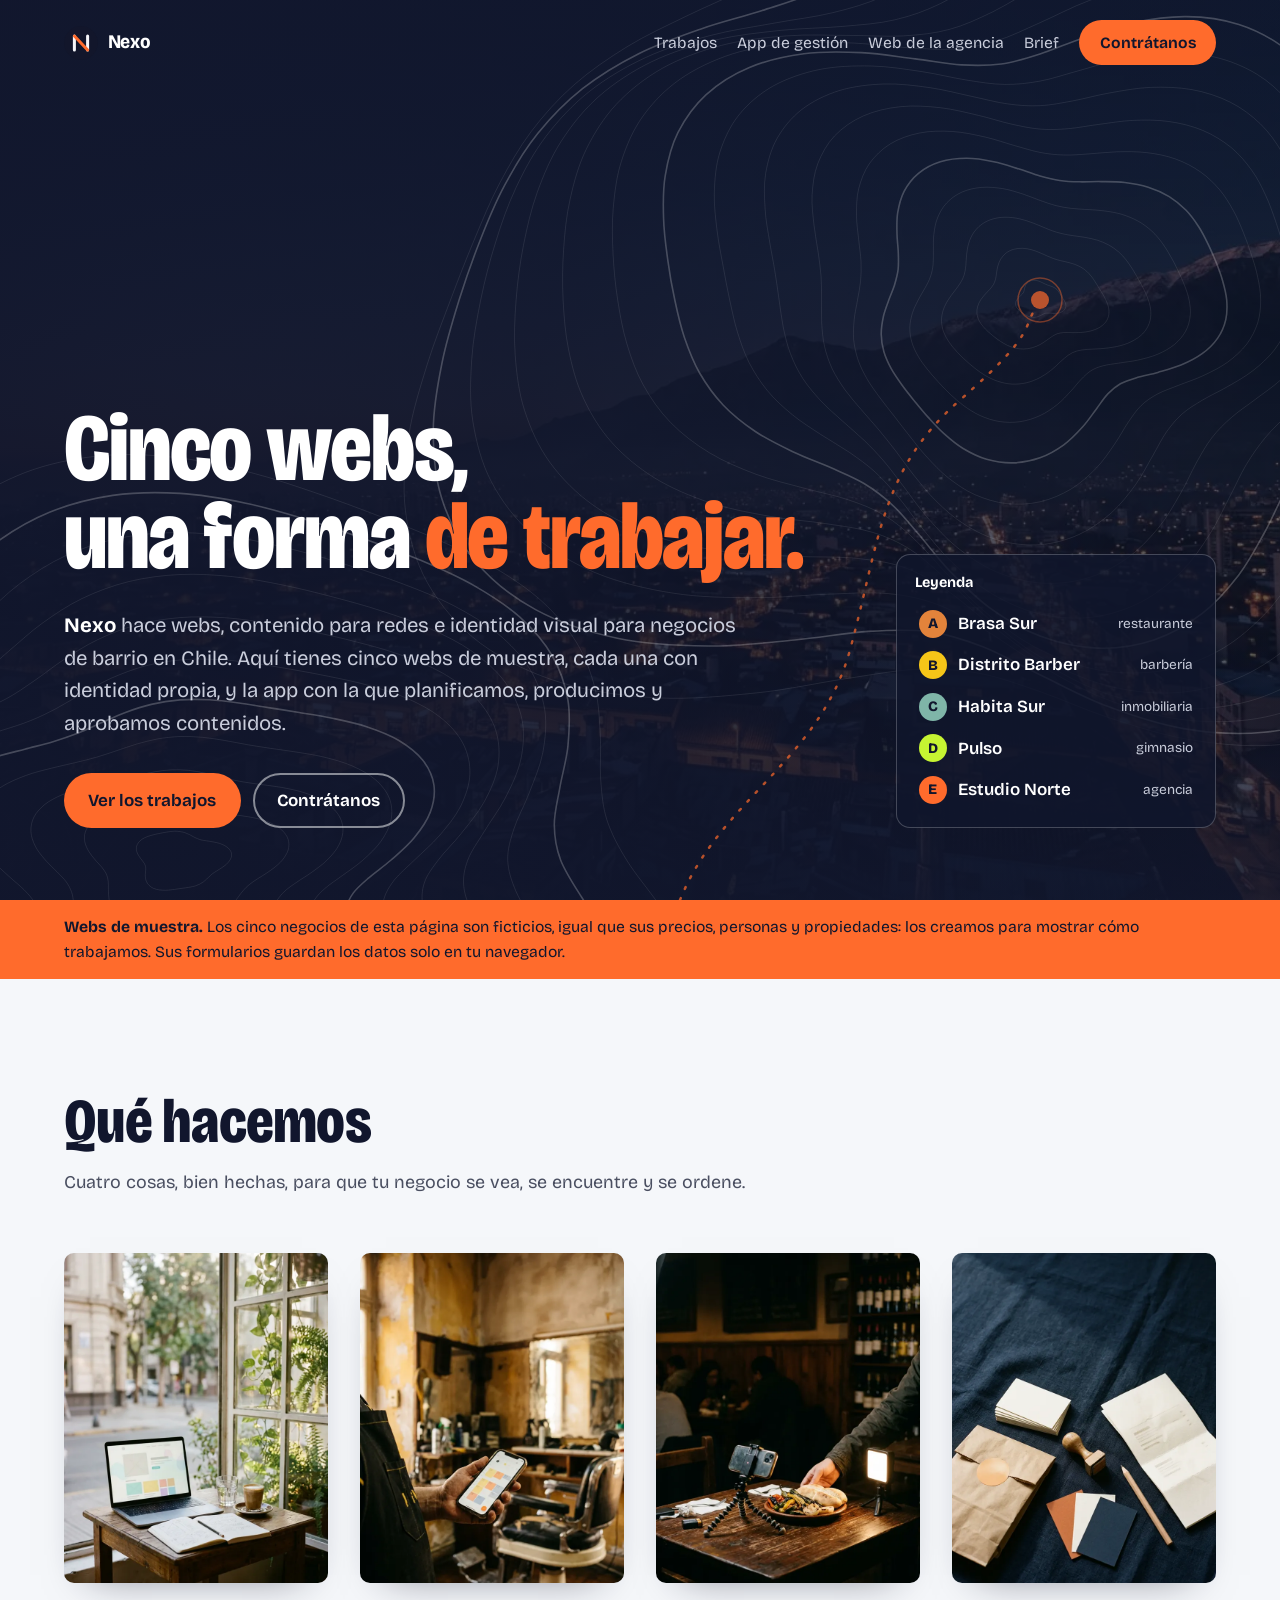
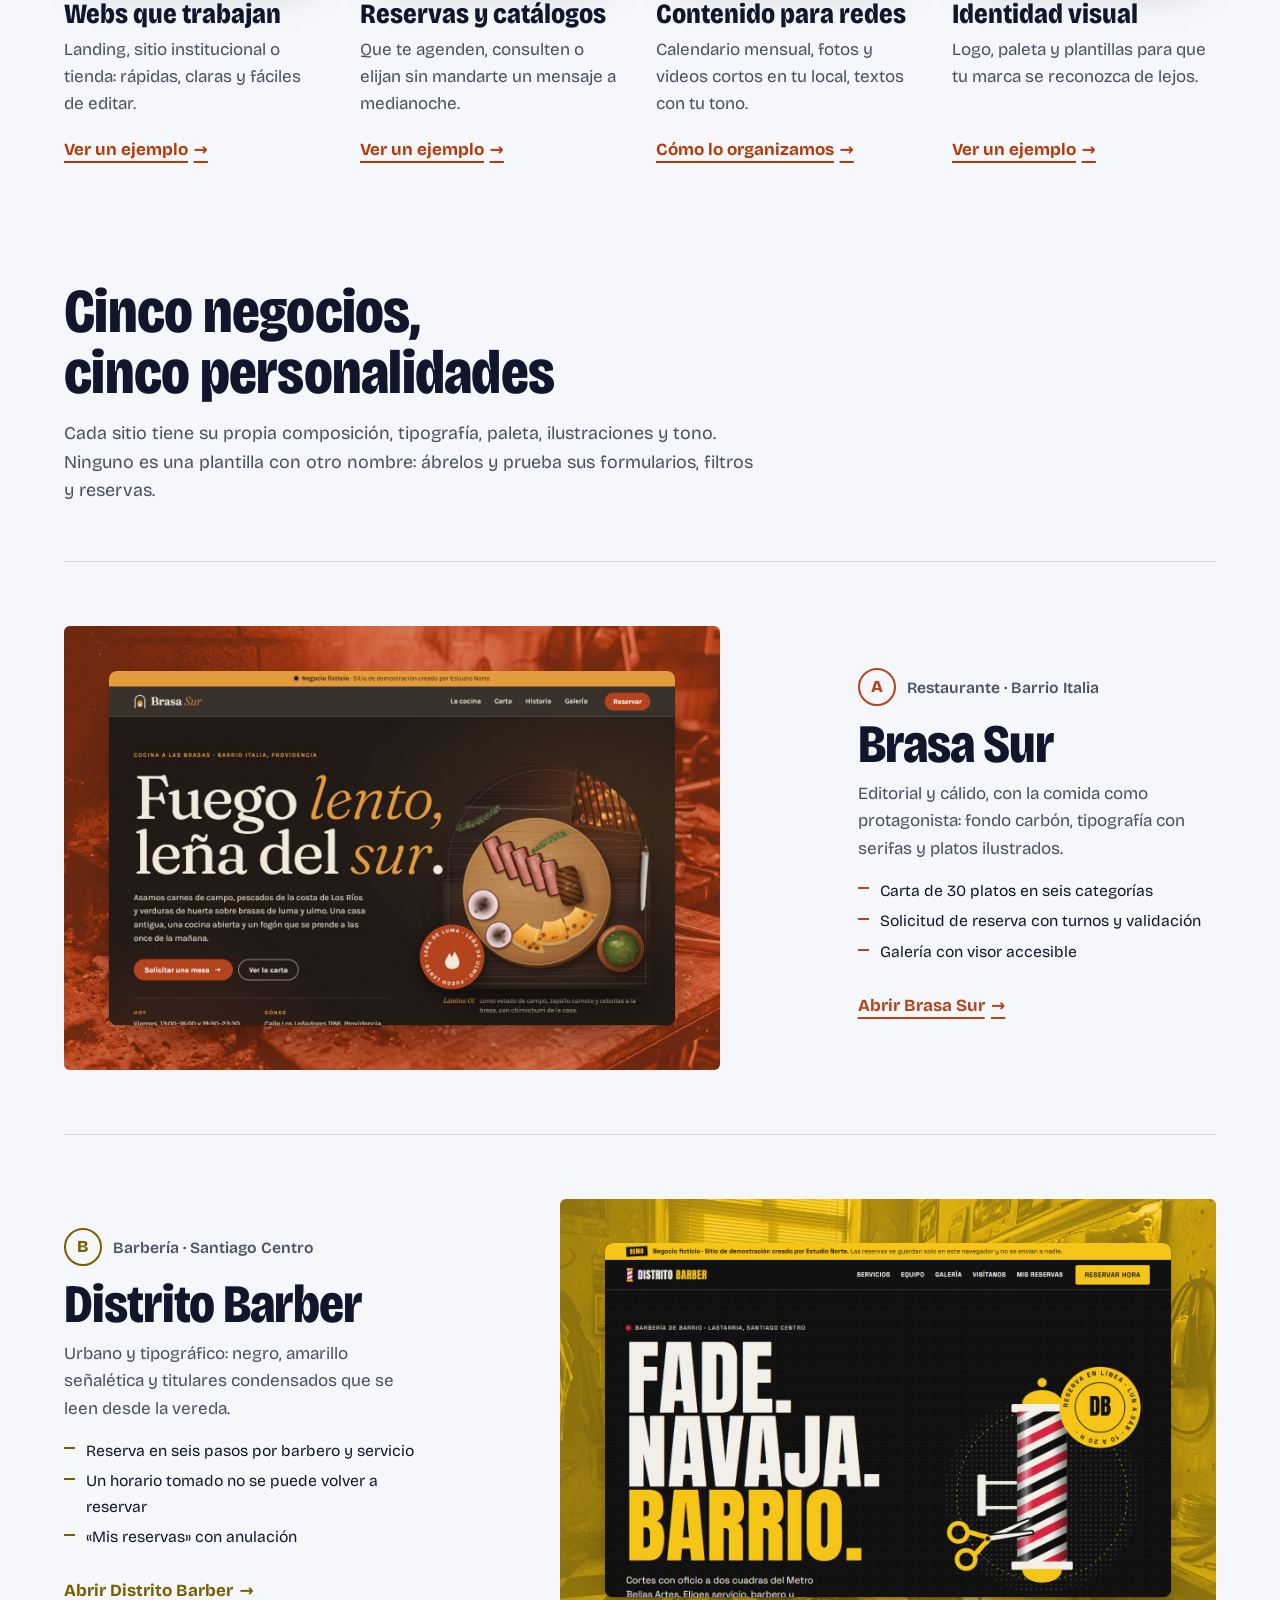
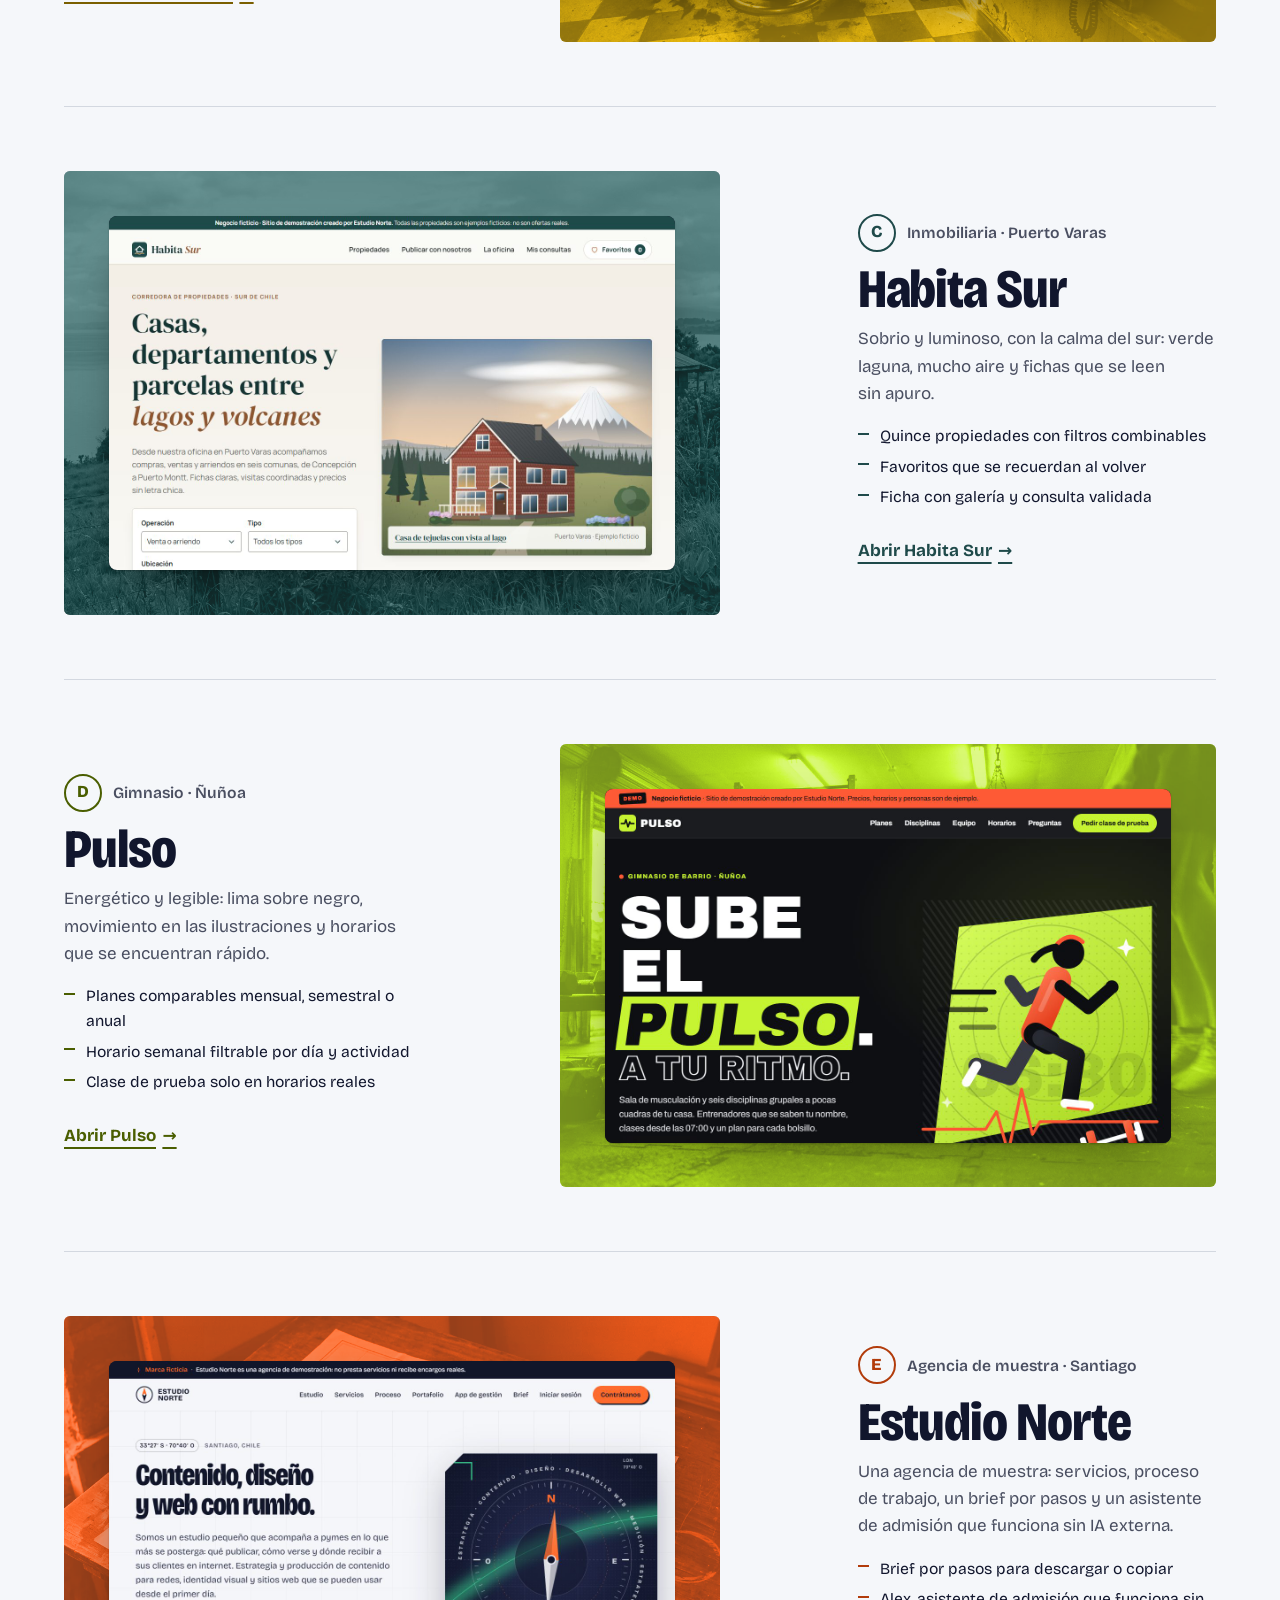
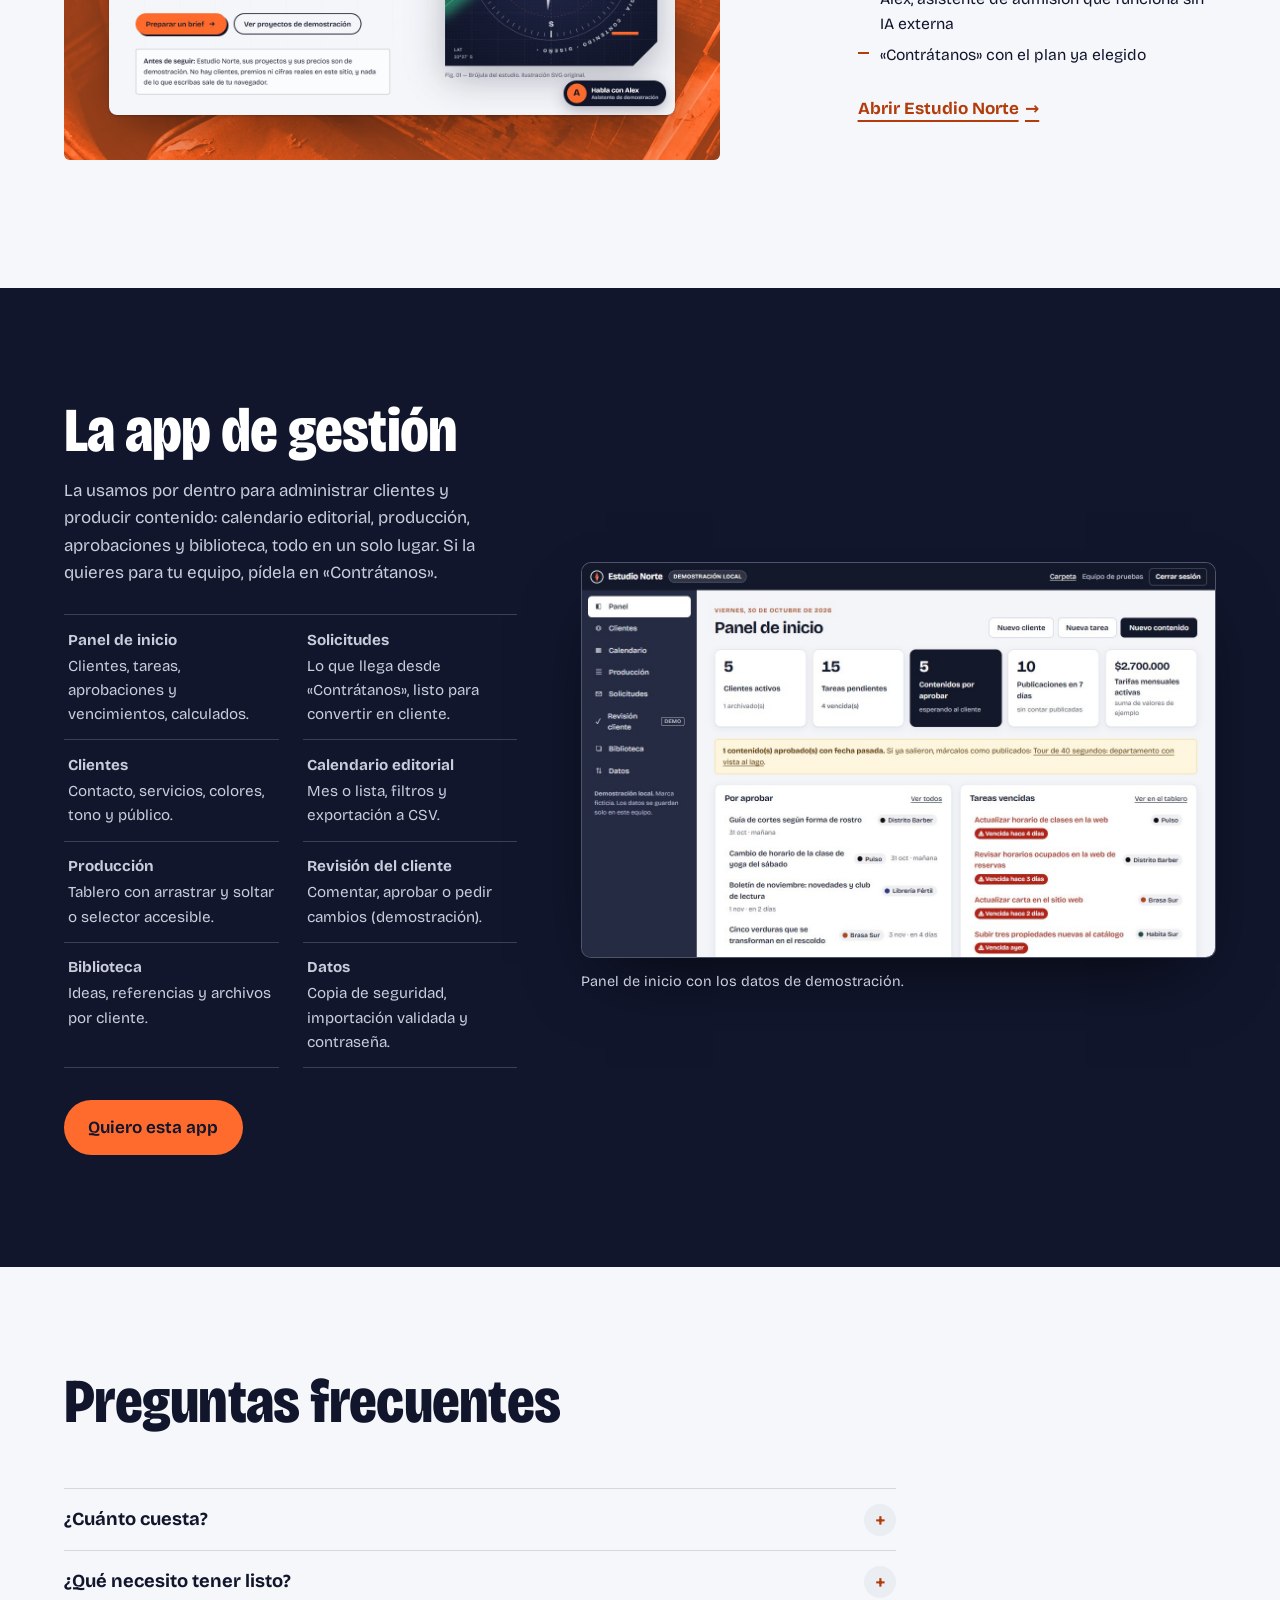
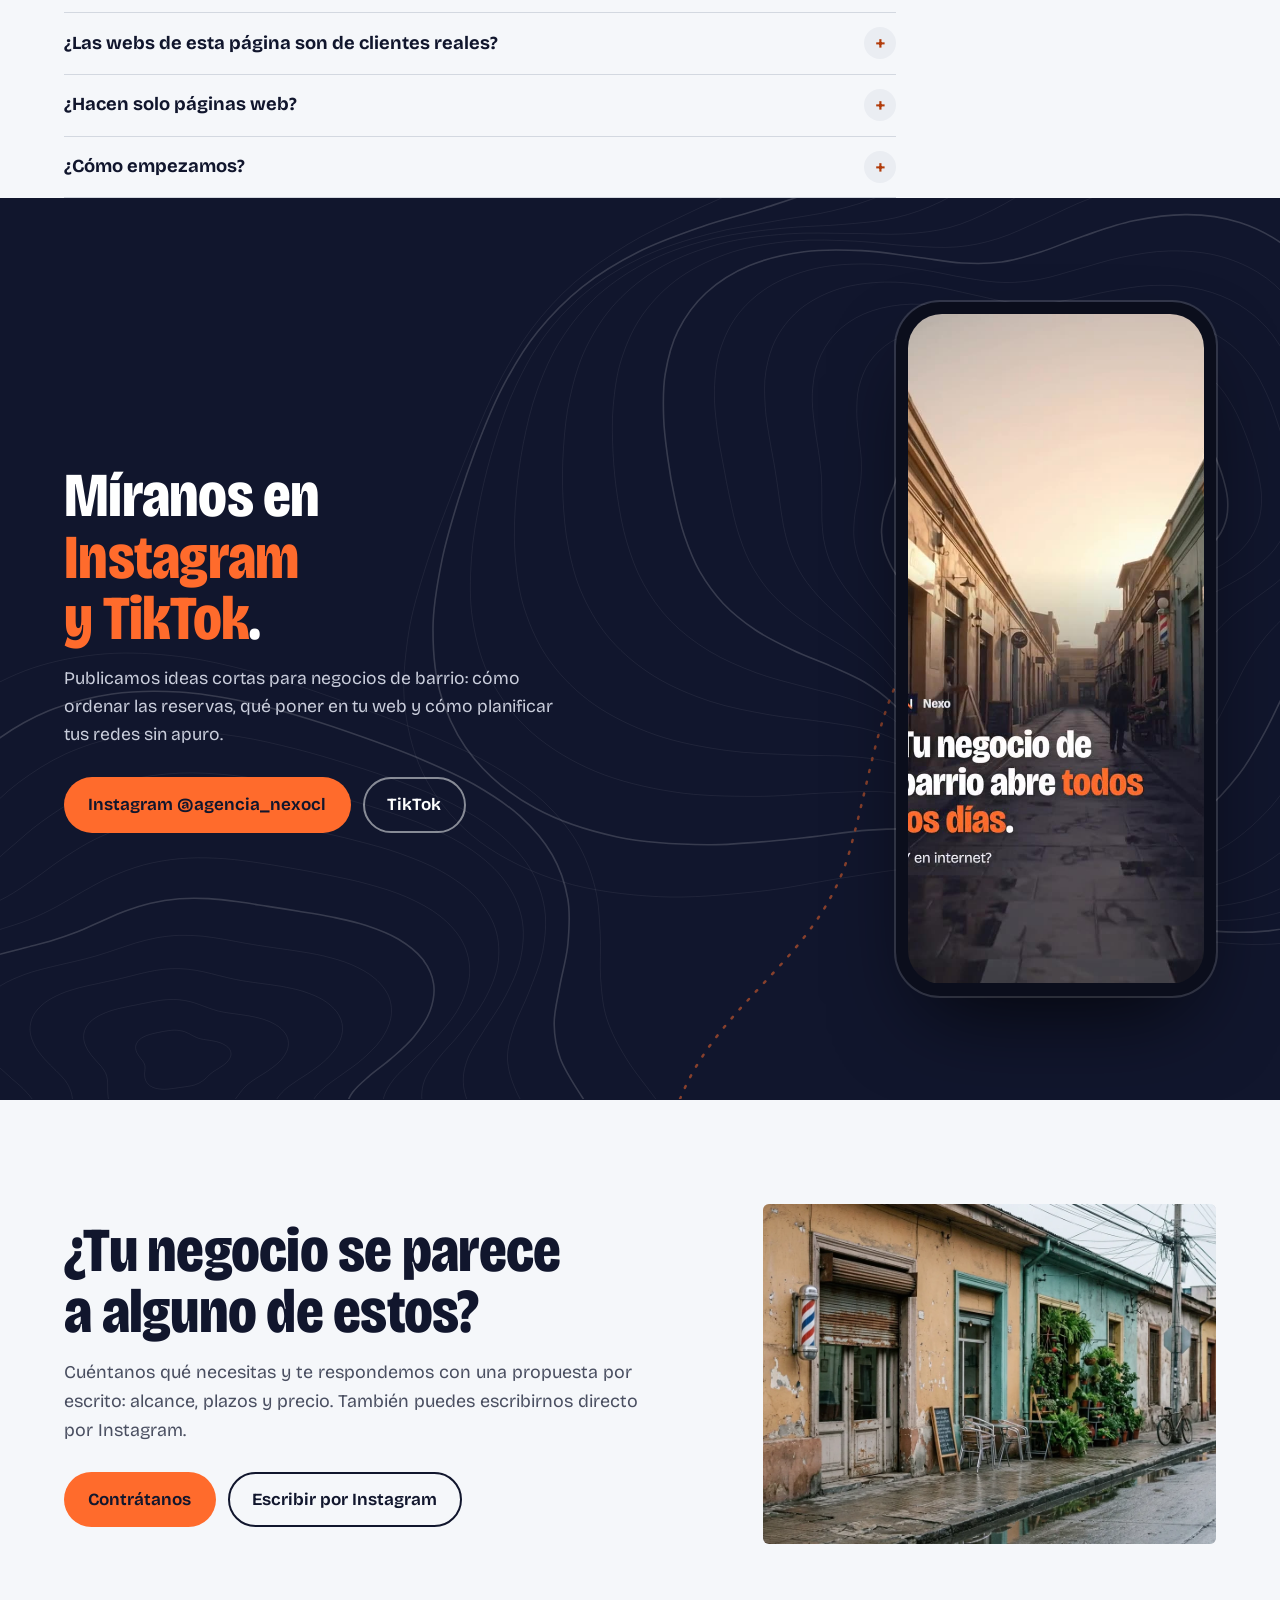
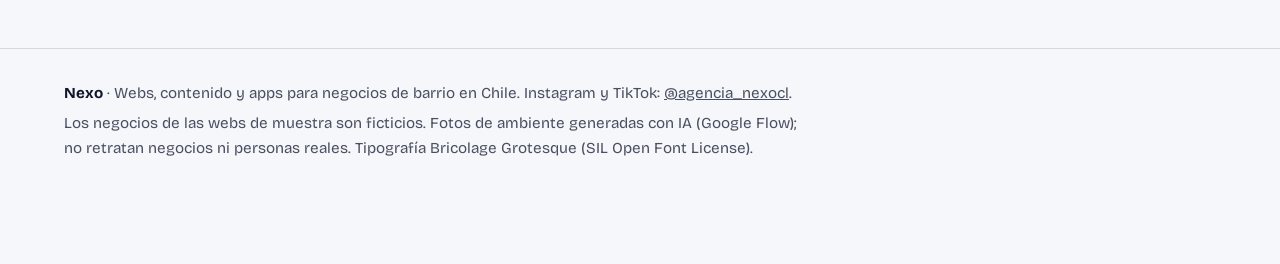
<file: index.html>
<!doctype html>
<html lang="es">
<head>
  <meta charset="utf-8">
  <meta name="viewport" content="width=device-width, initial-scale=1">
  <title>Nexo · Webs, contenido y apps para negocios de barrio</title>
  <meta name="description" content="Nexo hace webs, contenido para redes e identidad visual para negocios de barrio en Chile. Mira cinco webs de muestra y pide tu propuesta.">
  <meta property="og:title" content="Nexo · Webs, contenido y apps para negocios de barrio">
  <meta property="og:description" content="Mira cinco webs de muestra y pide tu propuesta.">
  <meta property="og:image" content="https://bastimoncayo-coder.github.io/nexo/portal/nexo-og.png">
  <meta property="og:image:width" content="1200">
  <meta property="og:image:height" content="630">
  <meta property="og:url" content="https://bastimoncayo-coder.github.io/nexo/">
  <meta property="og:type" content="website">
  <meta property="og:locale" content="es_CL">
  <meta name="twitter:card" content="summary_large_image">
  <link rel="canonical" href="https://bastimoncayo-coder.github.io/nexo/">
  <script type="application/ld+json">{"@context":"https://schema.org","@type":"ProfessionalService","name":"Nexo","description":"Webs, contenido para redes, identidad visual y apps de gestión para negocios de barrio en Chile.","url":"https://bastimoncayo-coder.github.io/nexo/","image":"https://bastimoncayo-coder.github.io/nexo/portal/nexo-og.png","areaServed":"CL","sameAs":["https://www.instagram.com/agencia_nexocl/","https://www.tiktok.com/@agencia_nexocl"]}</script>
  <meta name="theme-color" content="#12162B">
  <link rel="icon" href="app/assets/icono.svg" type="image/svg+xml">
  <link rel="preload" href="portal/assets/fonts/bricolage-grotesque-latin-standard.woff2" as="font" type="font/woff2" crossorigin>
  <link rel="stylesheet" href="portal/portal.css">
</head>
<body>
  <a class="saltar" href="#trabajos">Saltar a los trabajos</a>
  <header class="portada">
    <img class="portada__fondo" src="portal/fotos/en-santiago-noche.webp" alt="" aria-hidden="true" width="1376" height="768" fetchpriority="high">
    <img class="portada__curvas" src="portal/assets/curvas.svg" alt="" aria-hidden="true">
    <nav class="portada__nav" aria-label="Principal">
      <a class="marca" href="index.html" aria-label="Nexo, inicio"><svg viewBox="0 0 1080 1080" aria-hidden="true"><rect width="1080" height="1080" rx="540" fill="#12162B"/><g fill="none" stroke-linecap="round"><path d="M330 760V320M750 760V320" stroke="#F5F6FA" stroke-width="96"/><path d="M330 320L750 760" stroke="#FF6B2C" stroke-width="96"/></g></svg>Nexo</a>
      <ul>
        <li><a href="#trabajos">Trabajos</a></li>
        <li><a href="#app">App de gestión</a></li>
        <li><a href="sitios/estudio-norte/index.html">Web de la agencia</a></li>
        <li><a href="sitios/estudio-norte/index.html#brief">Brief</a></li>
        <li><a class="boton boton--ruta boton--nav" href="contratar.html">Contrátanos</a></li>
      </ul>
    </nav>

    <div class="portada__cuerpo">
      <h1><span>Cinco webs,</span> <span>una forma</span> <span>de trabajar.</span></h1>
      <p class="portada__bajada"><strong>Nexo</strong> hace webs, contenido para redes e identidad visual para negocios de barrio en Chile. Aquí tienes cinco webs de muestra, cada una con identidad propia, y la app con la que planificamos, producimos y aprobamos contenidos.</p>
      <div class="portada__acciones">
        <a class="boton boton--ruta" href="#trabajos">Ver los trabajos</a>
        <a class="boton boton--borde" href="contratar.html">Contrátanos</a>
      </div>
    </div>

    <nav class="leyenda" aria-label="Leyenda de trabajos">
      <p class="leyenda__titulo" id="leyenda-titulo">Leyenda</p>
      <ol aria-labelledby="leyenda-titulo">
        <li><a href="#obra-brasa"><span class="leyenda__clave" style="--c:#E2833B">A</span>Brasa Sur <small>restaurante</small></a></li>
        <li><a href="#obra-distrito"><span class="leyenda__clave" style="--c:#F5C518">B</span>Distrito Barber <small>barbería</small></a></li>
        <li><a href="#obra-habita"><span class="leyenda__clave" style="--c:#7FB5A8">C</span>Habita Sur <small>inmobiliaria</small></a></li>
        <li><a href="#obra-pulso"><span class="leyenda__clave" style="--c:#C6F432">D</span>Pulso <small>gimnasio</small></a></li>
        <li><a href="#obra-norte"><span class="leyenda__clave" style="--c:#FF6B2C">E</span>Estudio Norte <small>agencia</small></a></li>
      </ol>
    </nav>
  </header>

  <div class="aviso-ficticio" role="note">
    <p><strong>Webs de muestra.</strong> Los cinco negocios de esta página son ficticios, igual que sus precios, personas y propiedades: los creamos para mostrar cómo trabajamos. Sus formularios guardan los datos solo en tu navegador.</p>
  </div>

  <main id="trabajos" tabindex="-1">
    <section class="servicios" id="servicios" aria-labelledby="t-servicios">
      <div class="cabecera">
        <h2 id="t-servicios">Qué hacemos</h2>
        <p>Cuatro cosas, bien hechas, para que tu negocio se vea, se encuentre y se ordene.</p>
      </div>
      <ul class="servicios__lista">
        <li class="servicio">
          <img src="portal/fotos/serv-laptop.webp" alt="" width="720" height="964" loading="lazy">
          <h3>Webs que trabajan</h3>
          <p>Landing, sitio institucional o tienda: rápidas, claras y fáciles de editar.</p>
          <a href="#obra-norte">Ver un ejemplo <span aria-hidden="true">→</span></a>
        </li>
        <li class="servicio">
          <img src="portal/fotos/serv-barberia.webp" alt="" width="720" height="964" loading="lazy">
          <h3>Reservas y catálogos</h3>
          <p>Que te agenden, consulten o elijan sin mandarte un mensaje a medianoche.</p>
          <a href="#obra-distrito">Ver un ejemplo <span aria-hidden="true">→</span></a>
        </li>
        <li class="servicio">
          <img src="portal/fotos/serv-rodaje.webp" alt="" width="720" height="964" loading="lazy">
          <h3>Contenido para redes</h3>
          <p>Calendario mensual, fotos y videos cortos en tu local, textos con tu tono.</p>
          <a href="#app">Cómo lo organizamos <span aria-hidden="true">→</span></a>
        </li>
        <li class="servicio">
          <img src="portal/fotos/serv-identidad.webp" alt="" width="720" height="964" loading="lazy">
          <h3>Identidad visual</h3>
          <p>Logo, paleta y plantillas para que tu marca se reconozca de lejos.</p>
          <a href="#obra-brasa">Ver un ejemplo <span aria-hidden="true">→</span></a>
        </li>
      </ul>
    </section>

    <section class="trabajos" aria-labelledby="t-trabajos">
      <div class="cabecera">
        <h2 id="t-trabajos">Cinco negocios, cinco personalidades</h2>
        <p>Cada sitio tiene su propia composición, tipografía, paleta, ilustraciones y tono. Ninguno es una plantilla con otro nombre: ábrelos y prueba sus formularios, filtros y reservas.</p>
      </div>

      <ol class="obras">
        <li class="obra" id="obra-brasa" style="--lamina:#B4441E;--clave:#B4441E">
          <a class="obra__lamina" href="sitios/brasa-sur/index.html" tabindex="-1" aria-hidden="true">
            <img class="obra__fondo" src="portal/fotos/en-brasa-sur.webp" alt="" width="1376" height="768" loading="lazy">
            <img src="portal/miniaturas/brasa-sur.jpg" alt="" width="1280" height="800" loading="lazy" data-miniatura>
            <span class="obra__respaldo">Brasa Sur</span>
          </a>
          <div class="obra__texto">
            <p class="obra__clave"><span aria-hidden="true">A</span>Restaurante · Barrio Italia</p>
            <h3 class="obra__nombre">Brasa Sur</h3>
            <p class="obra__desc">Editorial y cálido, con la comida como protagonista: fondo carbón, tipografía con serifas y platos ilustrados.</p>
            <ul class="obra__probar" aria-label="Qué probar en Brasa Sur">
              <li>Carta de 30 platos en seis categorías</li>
              <li>Solicitud de reserva con turnos y validación</li>
              <li>Galería con visor accesible</li>
            </ul>
            <a class="obra__ir" href="sitios/brasa-sur/index.html">Abrir Brasa Sur <span aria-hidden="true">→</span></a>
          </div>
        </li>

        <li class="obra" id="obra-distrito" style="--lamina:#F5C518;--clave:#7A5F00">
          <a class="obra__lamina" href="sitios/distrito-barber/index.html" tabindex="-1" aria-hidden="true">
            <img class="obra__fondo" src="portal/fotos/en-distrito-barber.webp" alt="" width="1376" height="768" loading="lazy">
            <img src="portal/miniaturas/distrito-barber.jpg" alt="" width="1280" height="800" loading="lazy" data-miniatura>
            <span class="obra__respaldo">Distrito Barber</span>
          </a>
          <div class="obra__texto">
            <p class="obra__clave"><span aria-hidden="true">B</span>Barbería · Santiago Centro</p>
            <h3 class="obra__nombre">Distrito Barber</h3>
            <p class="obra__desc">Urbano y tipográfico: negro, amarillo señalética y titulares condensados que se leen desde la vereda.</p>
            <ul class="obra__probar" aria-label="Qué probar en Distrito Barber">
              <li>Reserva en seis pasos por barbero y servicio</li>
              <li>Un horario tomado no se puede volver a reservar</li>
              <li>«Mis reservas» con anulación</li>
            </ul>
            <a class="obra__ir" href="sitios/distrito-barber/index.html">Abrir Distrito Barber <span aria-hidden="true">→</span></a>
          </div>
        </li>

        <li class="obra" id="obra-habita" style="--lamina:#1F4A4A;--clave:#1F4A4A">
          <a class="obra__lamina" href="sitios/habita-sur/index.html" tabindex="-1" aria-hidden="true">
            <img class="obra__fondo" src="portal/fotos/en-habita-sur.webp" alt="" width="1376" height="768" loading="lazy">
            <img src="portal/miniaturas/habita-sur.jpg" alt="" width="1280" height="800" loading="lazy" data-miniatura>
            <span class="obra__respaldo">Habita Sur</span>
          </a>
          <div class="obra__texto">
            <p class="obra__clave"><span aria-hidden="true">C</span>Inmobiliaria · Puerto Varas</p>
            <h3 class="obra__nombre">Habita Sur</h3>
            <p class="obra__desc">Sobrio y luminoso, con la calma del sur: verde laguna, mucho aire y fichas que se leen sin apuro.</p>
            <ul class="obra__probar" aria-label="Qué probar en Habita Sur">
              <li>Quince propiedades con filtros combinables</li>
              <li>Favoritos que se recuerdan al volver</li>
              <li>Ficha con galería y consulta validada</li>
            </ul>
            <a class="obra__ir" href="sitios/habita-sur/index.html">Abrir Habita Sur <span aria-hidden="true">→</span></a>
          </div>
        </li>

        <li class="obra" id="obra-pulso" style="--lamina:#C6F432;--clave:#4A5E00">
          <a class="obra__lamina" href="sitios/pulso/index.html" tabindex="-1" aria-hidden="true">
            <img class="obra__fondo" src="portal/fotos/en-pulso.webp" alt="" width="1376" height="768" loading="lazy">
            <img src="portal/miniaturas/pulso.jpg" alt="" width="1280" height="800" loading="lazy" data-miniatura>
            <span class="obra__respaldo">Pulso</span>
          </a>
          <div class="obra__texto">
            <p class="obra__clave"><span aria-hidden="true">D</span>Gimnasio · Ñuñoa</p>
            <h3 class="obra__nombre">Pulso</h3>
            <p class="obra__desc">Energético y legible: lima sobre negro, movimiento en las ilustraciones y horarios que se encuentran rápido.</p>
            <ul class="obra__probar" aria-label="Qué probar en Pulso">
              <li>Planes comparables mensual, semestral o anual</li>
              <li>Horario semanal filtrable por día y actividad</li>
              <li>Clase de prueba solo en horarios reales</li>
            </ul>
            <a class="obra__ir" href="sitios/pulso/index.html">Abrir Pulso <span aria-hidden="true">→</span></a>
          </div>
        </li>

        <li class="obra" id="obra-norte" style="--lamina:#FF6B2C;--clave:#B23C0B">
          <a class="obra__lamina" href="sitios/estudio-norte/index.html" tabindex="-1" aria-hidden="true">
            <img class="obra__fondo" src="portal/fotos/en-mesa-de-trabajo.webp" alt="" width="1376" height="768" loading="lazy">
            <img src="portal/miniaturas/estudio-norte.jpg" alt="" width="1280" height="800" loading="lazy" data-miniatura>
            <span class="obra__respaldo">Estudio Norte</span>
          </a>
          <div class="obra__texto">
            <p class="obra__clave"><span aria-hidden="true">E</span>Agencia de muestra · Santiago</p>
            <h3 class="obra__nombre">Estudio Norte</h3>
            <p class="obra__desc">Una agencia de muestra: servicios, proceso de trabajo, un brief por pasos y un asistente de admisión que funciona sin IA externa.</p>
            <ul class="obra__probar" aria-label="Qué probar en Estudio Norte">
              <li>Brief por pasos para descargar o copiar</li>
              <li>Alex, asistente de admisión que funciona sin IA externa</li>
              <li>«Contrátanos» con el plan ya elegido</li>
            </ul>
            <a class="obra__ir" href="sitios/estudio-norte/index.html">Abrir Estudio Norte <span aria-hidden="true">→</span></a>
          </div>
        </li>
      </ol>
    </section>

    <section class="app" id="app" aria-labelledby="t-app">
      <div class="app__interior">
        <div class="app__texto">
          <h2 id="t-app">La app de gestión</h2>
          <p>La usamos por dentro para administrar clientes y producir contenido: calendario editorial, producción, aprobaciones y biblioteca, todo en un solo lugar. Si la quieres para tu equipo, pídela en «Contrátanos».</p>
          <ul class="funciones">
            <li><span class="funcion"><strong>Panel de inicio</strong><span>Clientes, tareas, aprobaciones y vencimientos, calculados.</span></span></li>
            <li><span class="funcion"><strong>Solicitudes</strong><span>Lo que llega desde «Contrátanos», listo para convertir en cliente.</span></span></li>
            <li><span class="funcion"><strong>Clientes</strong><span>Contacto, servicios, colores, tono y público.</span></span></li>
            <li><span class="funcion"><strong>Calendario editorial</strong><span>Mes o lista, filtros y exportación a CSV.</span></span></li>
            <li><span class="funcion"><strong>Producción</strong><span>Tablero con arrastrar y soltar o selector accesible.</span></span></li>
            <li><span class="funcion"><strong>Revisión del cliente</strong><span>Comentar, aprobar o pedir cambios (demostración).</span></span></li>
            <li><span class="funcion"><strong>Biblioteca</strong><span>Ideas, referencias y archivos por cliente.</span></span></li>
            <li><span class="funcion"><strong>Datos</strong><span>Copia de seguridad, importación validada y contraseña.</span></span></li>
          </ul>
          <div class="app__accion">
            <a class="boton boton--ruta" href="contratar.html?plan=conversar&amp;origen=web-app">Quiero esta app</a>
          </div>
        </div>
        <figure class="app__captura">
          <img src="portal/miniaturas/app-panel.jpg" alt="Panel de inicio de la app: indicadores de clientes activos, tareas vencidas y contenidos por aprobar, con la lista de próximos vencimientos." width="1280" height="800" loading="lazy" data-miniatura>
          <figcaption>Panel de inicio con los datos de demostración.</figcaption>
        </figure>
      </div>
    </section>

    <section class="faq" aria-labelledby="t-faq">
      <div class="cabecera"><h2 id="t-faq">Preguntas frecuentes</h2></div>
      <div class="faq__lista">
        <details><summary>¿Cuánto cuesta?</summary><p>Depende de lo que necesites. Te mandamos una propuesta por escrito con alcance, plazos y precio total antes de empezar. Pedirla no tiene costo.</p></details>
        <details><summary>¿Qué necesito tener listo?</summary><p>Nada obligatorio. Si tienes logo, fotos o textos, los usamos; si no, los preparamos contigo.</p></details>
        <details><summary>¿Las webs de esta página son de clientes reales?</summary><p>No. Son negocios de muestra que creamos para mostrar cómo trabajamos, y funcionan de verdad: puedes reservar, filtrar y probar sus formularios.</p></details>
        <details><summary>¿Hacen solo páginas web?</summary><p>También contenido para redes, identidad visual y una app para organizar clientes, calendario editorial y aprobaciones.</p></details>
        <details><summary>¿Cómo empezamos?</summary><p>Escríbenos por mensaje directo en Instagram o completa «Contrátanos». Te respondemos con preguntas o con una propuesta.</p></details>
      </div>
    </section>

    <section class="redes" aria-labelledby="t-redes">
      <img class="portada__curvas" src="portal/assets/curvas.svg" alt="" aria-hidden="true">
      <div class="redes__interior">
        <div>
          <h2 id="t-redes">Míranos en <span>Instagram y TikTok</span>.</h2>
          <p>Publicamos ideas cortas para negocios de barrio: cómo ordenar las reservas, qué poner en tu web y cómo planificar tus redes sin apuro.</p>
          <div class="redes__acciones">
            <a class="boton boton--ruta" href="https://www.instagram.com/agencia_nexocl/" rel="noopener">Instagram @agencia_nexocl</a>
            <a class="boton boton--borde" href="https://www.tiktok.com/@agencia_nexocl" rel="noopener">TikTok</a>
          </div>
        </div>
        <div class="telefono"><video src="portal/video/nexo-reel.mp4" poster="portal/video/nexo-reel.jpg" autoplay muted loop playsinline preload="metadata" aria-label="Reel de Nexo: tu negocio de barrio abre todos los días; hacemos webs que agendan solas."></video></div>
      </div>
    </section>

    <section class="rumbo" aria-labelledby="t-rumbo">
      <div class="rumbo__texto">
        <h2 id="t-rumbo">¿Tu negocio se parece a alguno de estos?</h2>
        <p>Cuéntanos qué necesitas y te respondemos con una propuesta por escrito: alcance, plazos y precio. También puedes escribirnos directo por Instagram.</p>
        <div class="rumbo__acciones">
          <a class="boton boton--ruta" href="contratar.html">Contrátanos</a>
          <a class="boton boton--linea" href="https://ig.me/m/agencia_nexocl" rel="noopener">Escribir por Instagram</a>
        </div>
      </div>
      <figure class="rumbo__foto">
        <img src="portal/fotos/en-barrio.webp" alt="Calle de un barrio de Santiago después de la lluvia: fachadas antiguas color ocre y turquesa, una barbería, un café con pizarra y una tienda de plantas." width="1376" height="768" loading="lazy">
      </figure>
    </section>
  </main>

  <footer class="pie">
    <p><strong>Nexo</strong> · Webs, contenido y apps para negocios de barrio en Chile. Instagram y TikTok: <a href="https://www.instagram.com/agencia_nexocl/" rel="noopener">@agencia_nexocl</a>.</p>
    <p>Los negocios de las webs de muestra son ficticios. Fotos de ambiente generadas con IA (Google Flow); no retratan negocios ni personas reales. Tipografía Bricolage Grotesque (SIL Open Font License).</p>
  </footer>
  <script src="portal/portal.js"></script>
</body>
</html>
</file>
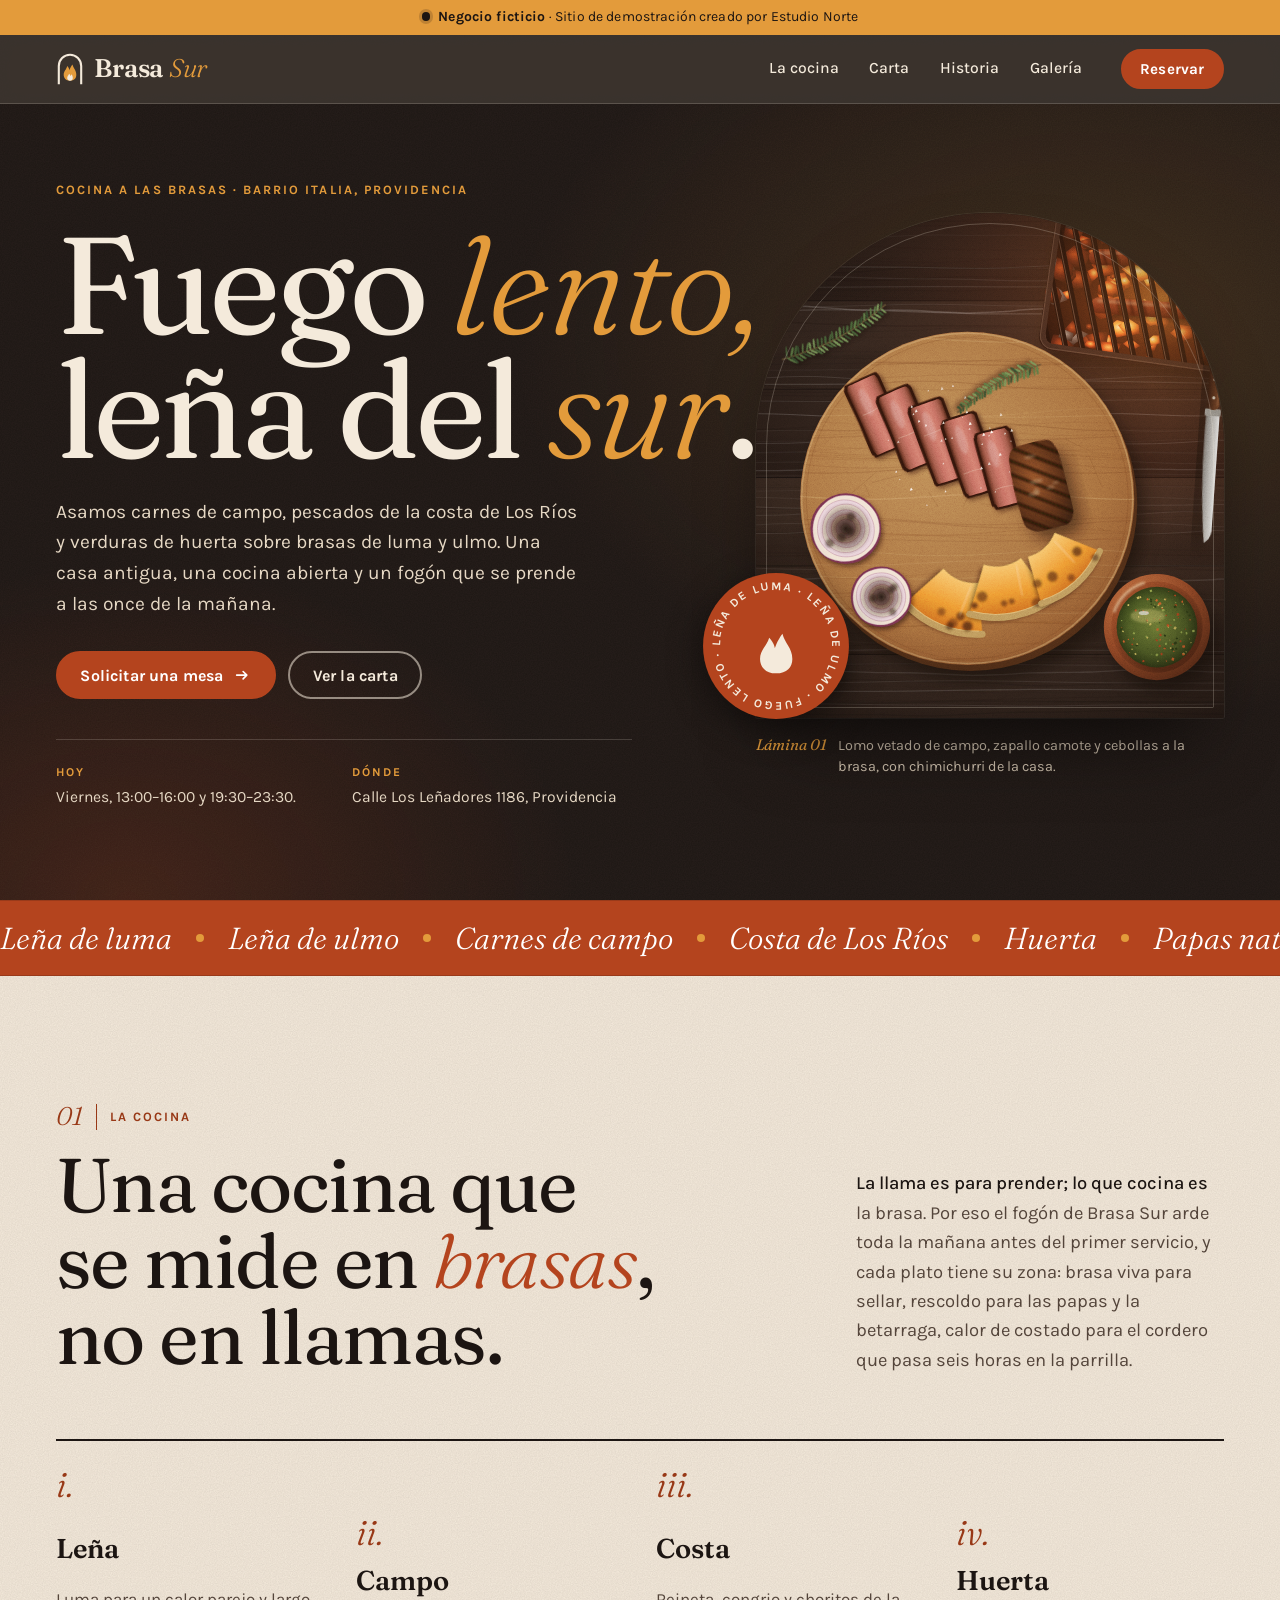
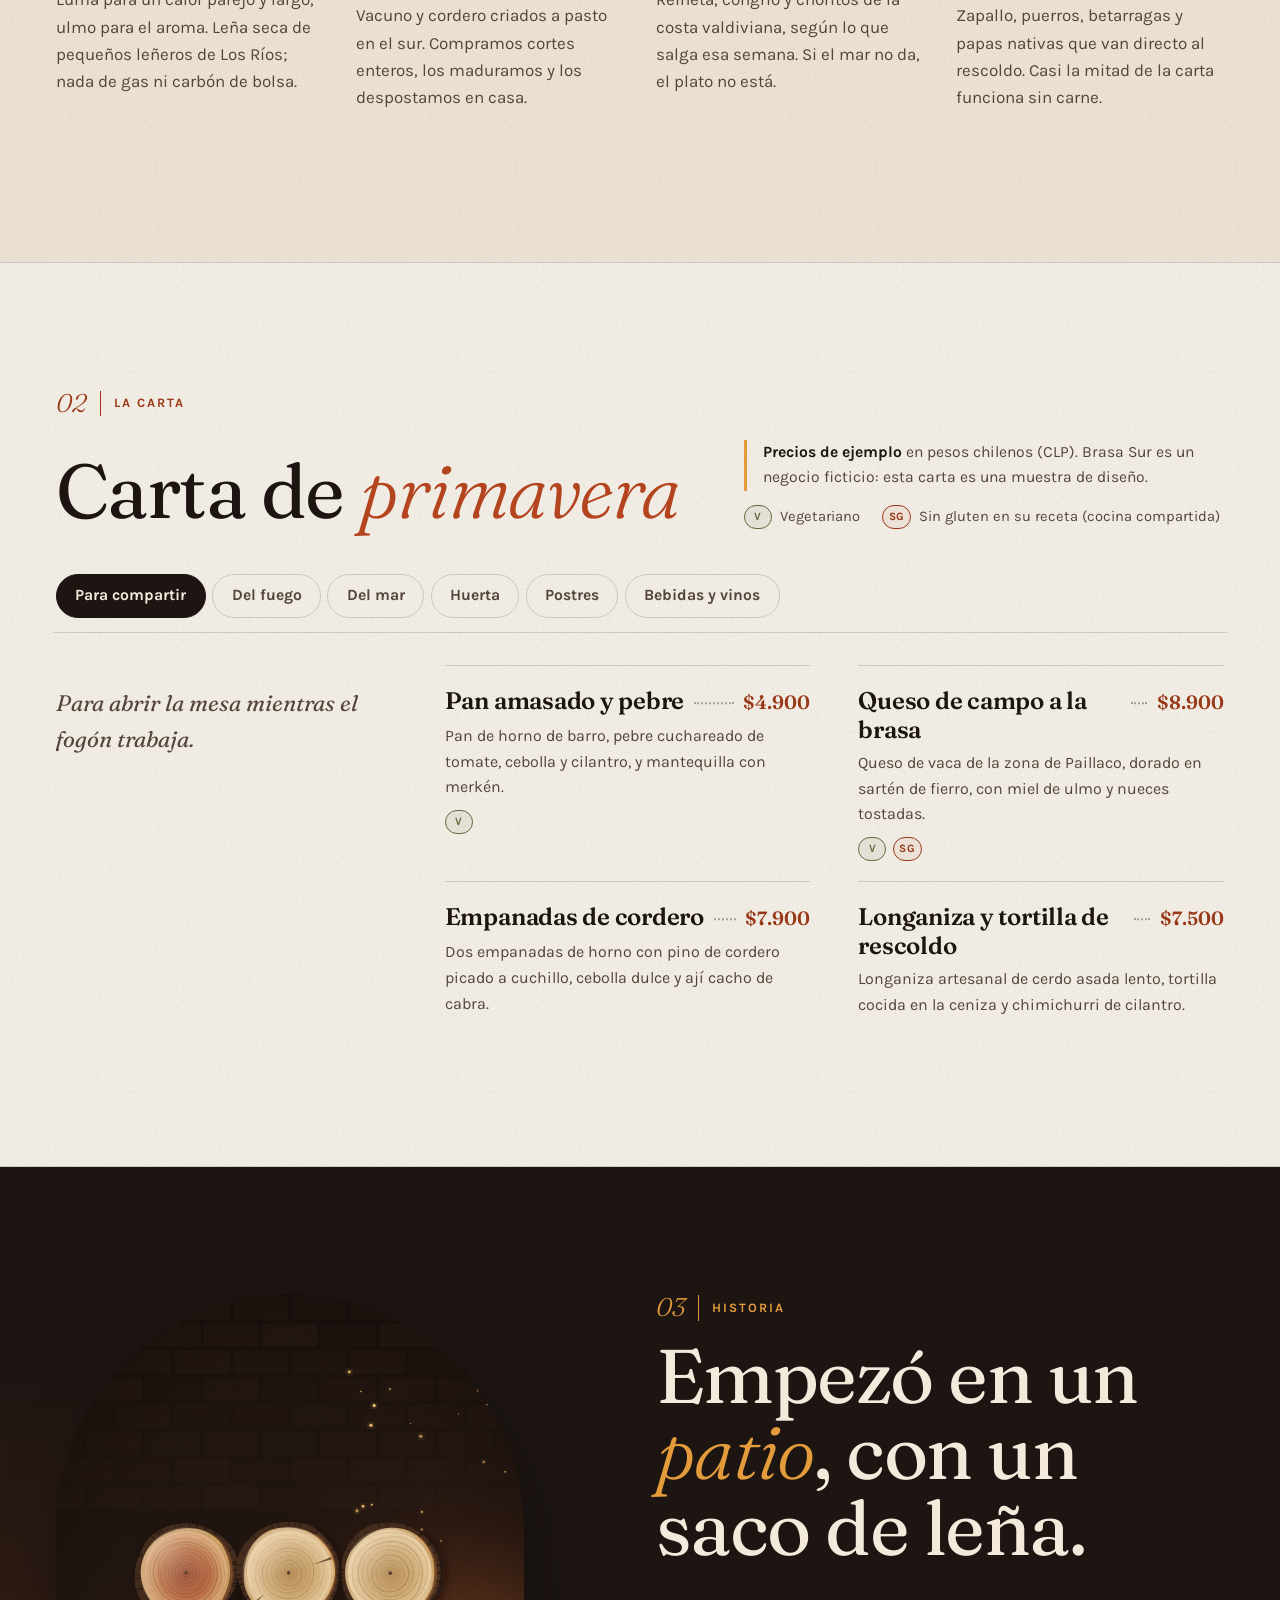
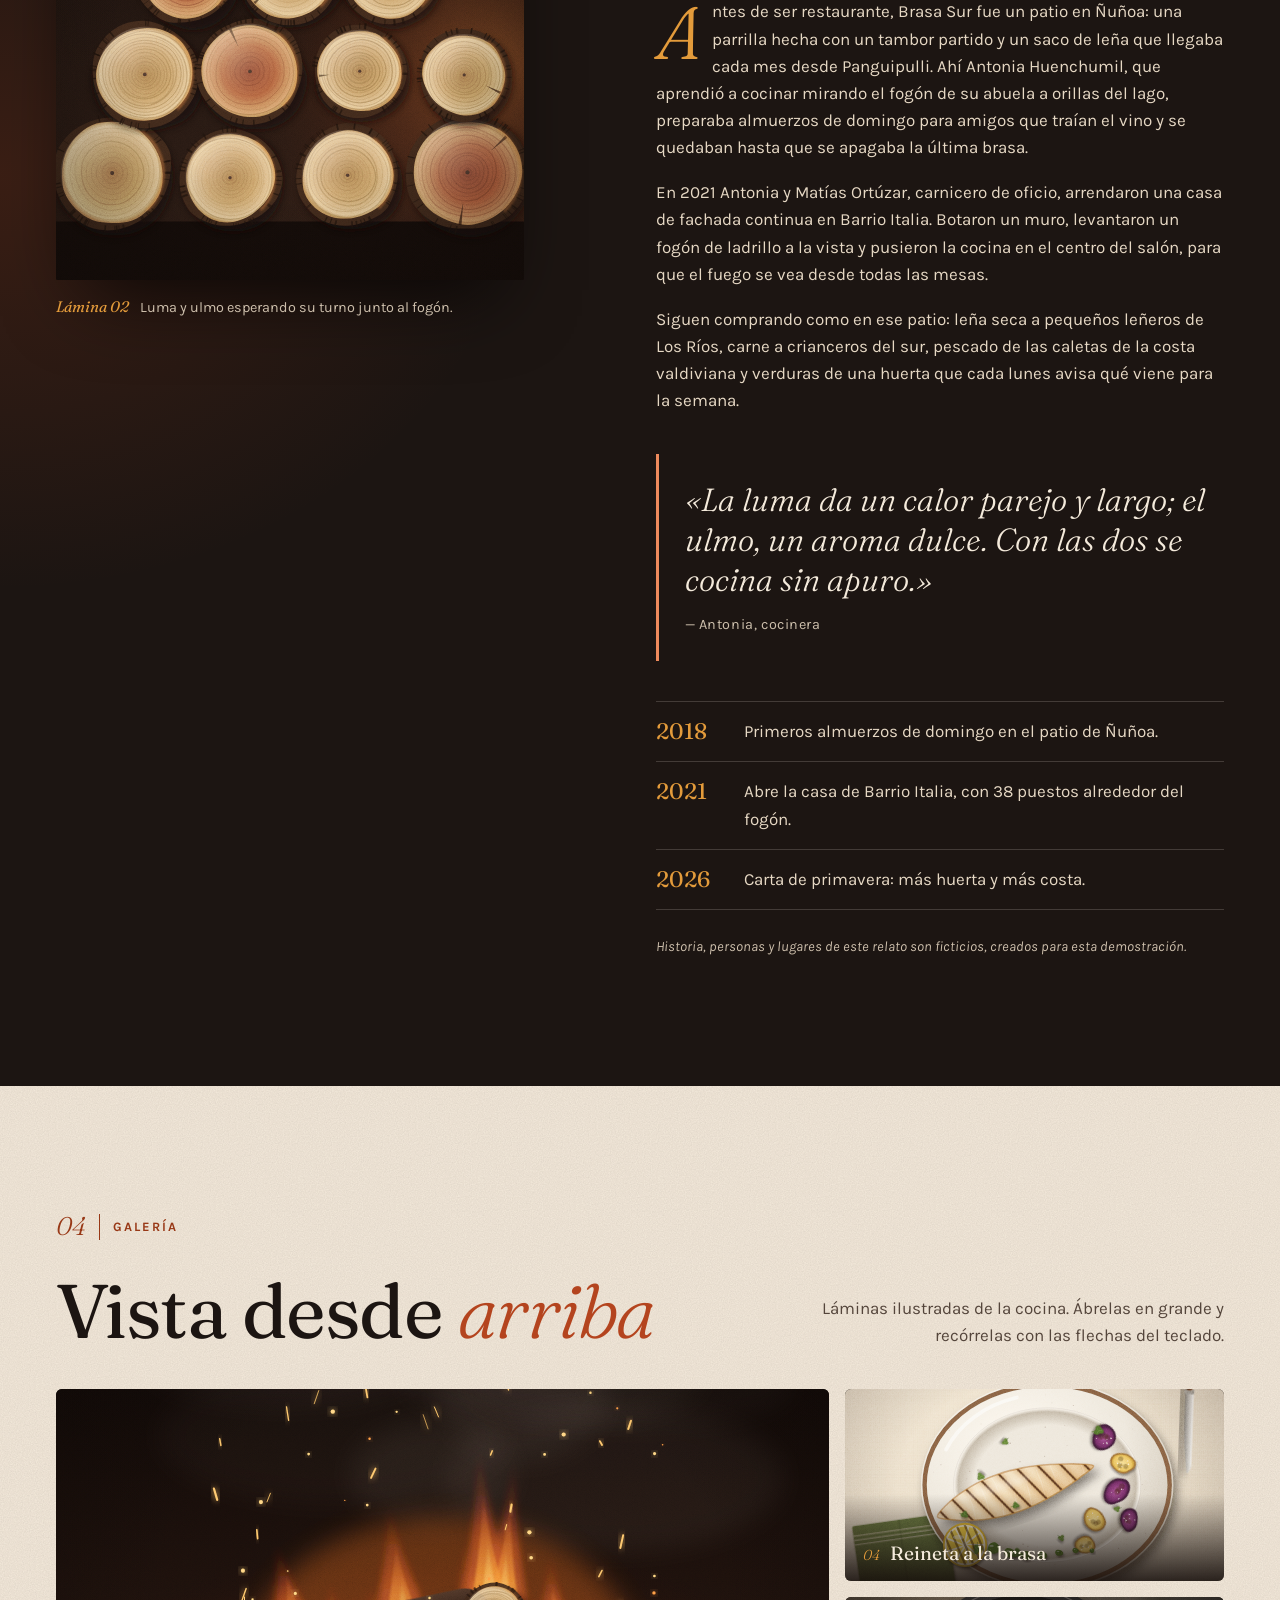
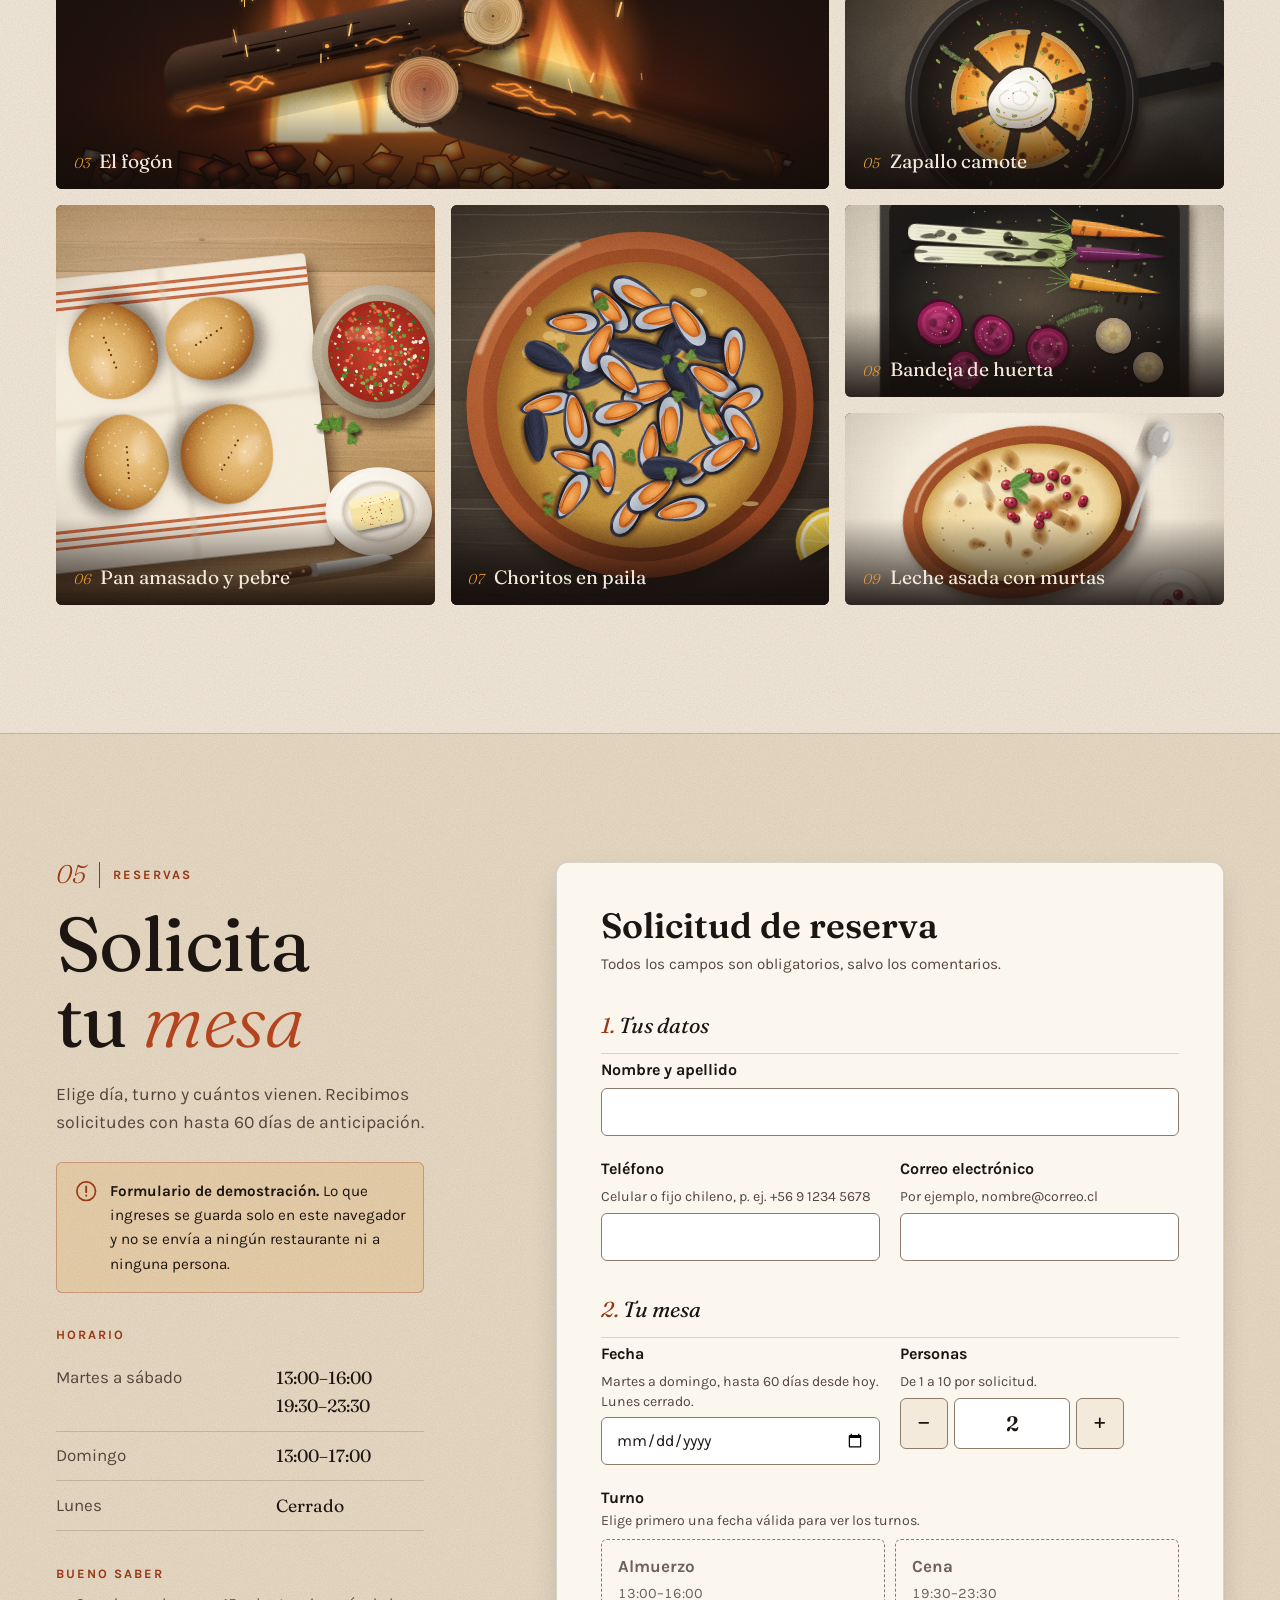
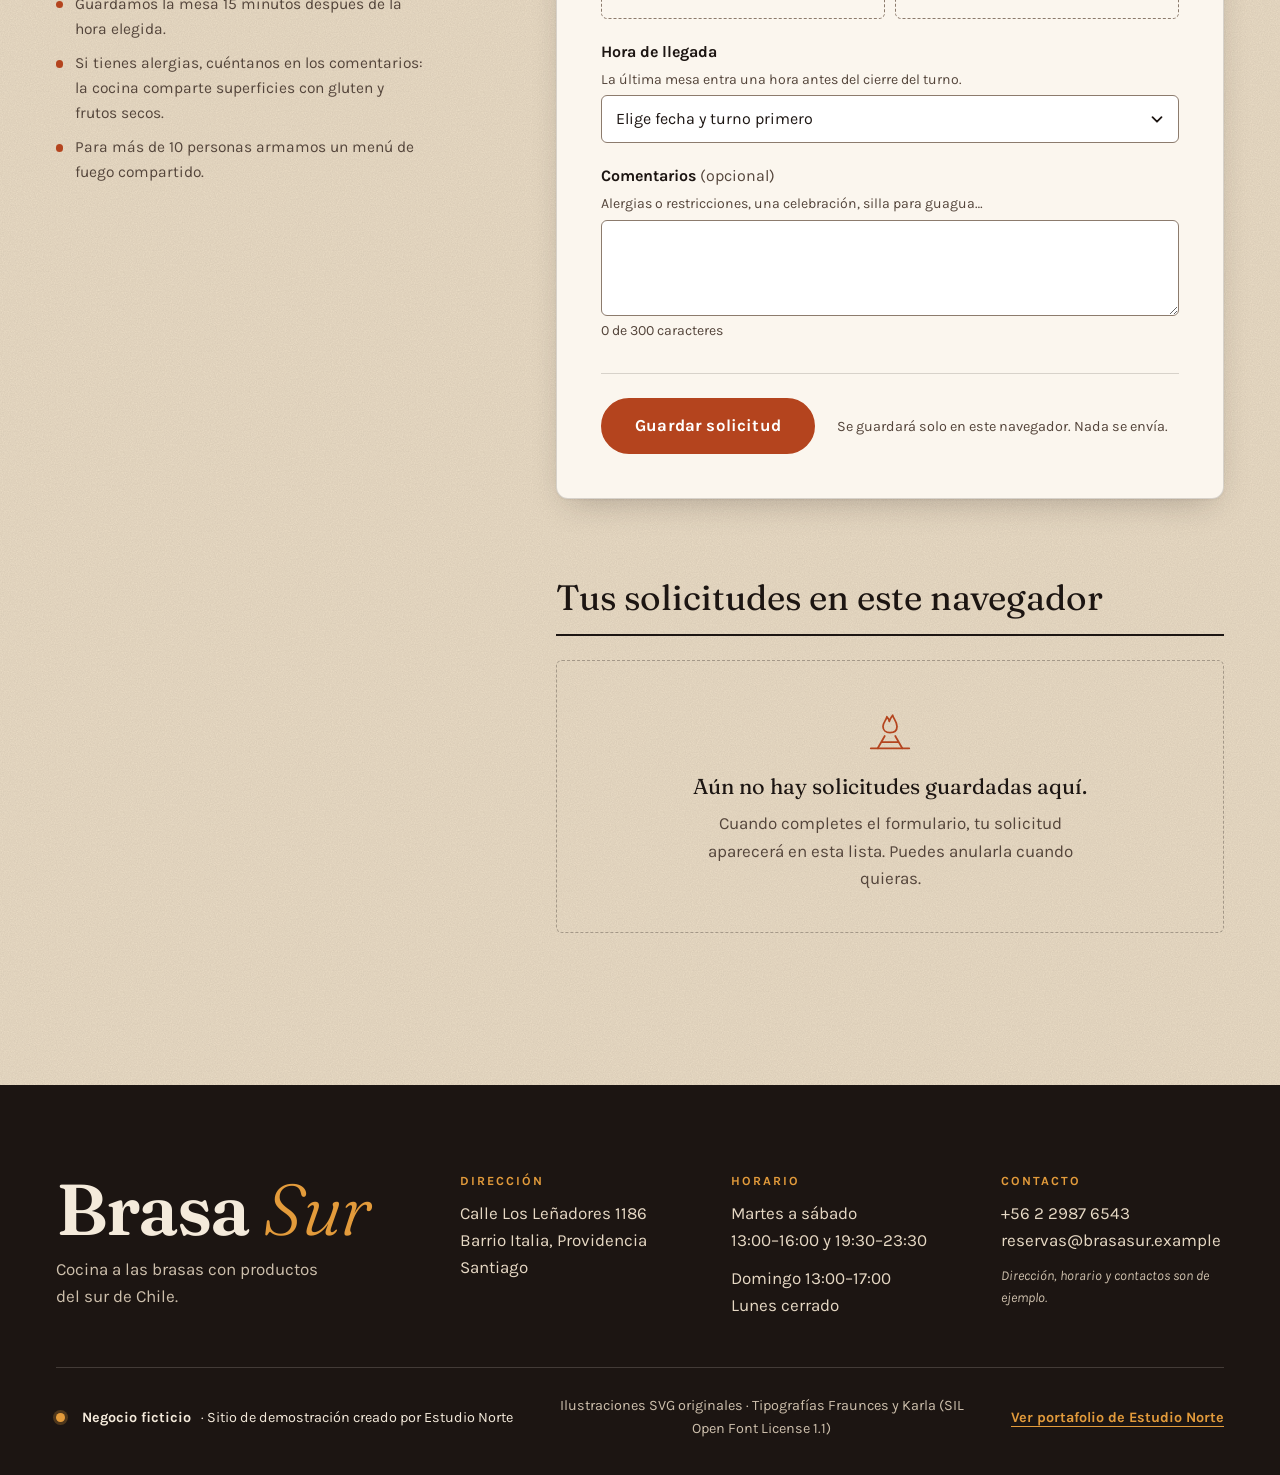
<file: sitios/brasa-sur/index.html>
<!doctype html>
<html lang="es-CL" class="no-js">
<head>
  <meta charset="utf-8">
  <meta name="viewport" content="width=device-width, initial-scale=1">
  <title>Brasa Sur · Cocina a las brasas en Barrio Italia (negocio ficticio)</title>
  <meta name="description" content="Brasa Sur es un restaurante ficticio de cocina a las brasas con leña de luma y ulmo y productos del sur de Chile. Sitio de demostración creado por Estudio Norte.">
  <meta name="theme-color" content="#1C1512">
  <link rel="icon" href="assets/img/favicon.svg" type="image/svg+xml">
  <link rel="stylesheet" href="styles.css">
  <script>document.documentElement.classList.replace('no-js', 'js');</script>
  <script src="app.js" defer></script>
</head>
<body>
  <a class="saltar" href="#contenido">Saltar al contenido</a>

  <div class="aviso-ficticio" role="note">
    <p><span class="aviso-ficticio__punto" aria-hidden="true"></span><strong>Negocio ficticio</strong> · Sitio de demostración creado por Estudio Norte</p>
  </div>

  <header class="cabecera">
    <div class="cabecera__in">
      <a class="marca" href="#inicio" aria-label="Brasa Sur, ir al inicio">
        <svg class="marca__icono" viewBox="0 0 40 48" aria-hidden="true" focusable="false"><path d="M4 46V20a16 16 0 0 1 32 0v26" fill="none" stroke="currentColor" stroke-width="3"/><path d="M20 41c-6 0-9-4-9-8.5 0-5 4-7.5 5-12.5 3 3 3.2 6.2 3.2 6.2s1.3-4.4 4.3-8.2c1.2 5.3 5.5 8.3 5.5 14.5 0 5-3 8.5-9 8.5z" fill="#E39B3B"/><path d="M20 41c-2.6 0-4-1.8-4-3.8 0-2.4 2-3.6 2.6-6 1.8 1.6 2 3.4 2 3.4s.8-1.4 2-2.8c.6 2 1.4 3.3 1.4 5.3 0 2.3-1.4 3.9-4 3.9z" fill="#F4EADB"/></svg>
        <span class="marca__texto">Brasa <em>Sur</em></span>
      </a>
      <button class="cabecera__menu" type="button" id="btn-menu" aria-expanded="false" aria-controls="nav-principal">
        <span class="cabecera__menu-barras" aria-hidden="true"><span></span><span></span></span>
        <span class="cabecera__menu-texto">Menú</span>
      </button>
      <nav class="nav" id="nav-principal" aria-label="Principal">
        <ul class="nav__lista">
          <li><a href="#cocina">La cocina</a></li>
          <li><a href="#carta">Carta</a></li>
          <li><a href="#historia">Historia</a></li>
          <li><a href="#galeria">Galería</a></li>
          <li class="nav__cta"><a class="btn btn--brasa btn--peq" href="#reservar">Reservar</a></li>
        </ul>
      </nav>
    </div>
  </header>

  <main id="contenido" tabindex="-1">
    <!-- PORTADA -->
    <section class="portada" id="inicio" aria-labelledby="portada-titulo">
      <div class="portada__in">
        <div class="portada__texto">
          <p class="antetitulo">Cocina a las brasas · Barrio Italia, Providencia</p>
          <h1 class="portada__titulo" id="portada-titulo">Fuego <em>lento,</em> leña del&nbsp;<em>sur</em>.</h1>
          <p class="portada__bajada">Asamos carnes de campo, pescados de la costa de Los Ríos y verduras de huerta sobre brasas de luma y ulmo. Una casa antigua, una cocina abierta y un fogón que se prende a las once de la mañana.</p>
          <div class="portada__acciones">
            <a class="btn btn--brasa" href="#reservar">Solicitar una mesa
              <svg viewBox="0 0 20 20" aria-hidden="true" focusable="false"><path d="M4 10h11m-4-4 4 4-4 4" fill="none" stroke="currentColor" stroke-width="1.8" stroke-linecap="round" stroke-linejoin="round"/></svg>
            </a>
            <a class="btn btn--linea-clara" href="#carta">Ver la carta</a>
          </div>
          <dl class="portada__datos">
            <div>
              <dt>Hoy</dt>
              <dd id="hoy-estado">Martes a sábado 13:00–16:00 y 19:30–23:30</dd>
            </div>
            <div>
              <dt>Dónde</dt>
              <dd>Calle Los Leñadores 1186, Providencia</dd>
            </div>
          </dl>
        </div>
        <figure class="portada__figura">
          <div class="portada__arco">
            <img src="assets/img/hero-tabla.svg" width="1000" height="1000" alt="Vista cenital de una tabla redonda de madera con lomo vetado cortado en tajadas, gajos de zapallo camote asado, cebollas a la brasa y un pocillo de chimichurri; en la esquina, la parrilla con brasas encendidas.">
          </div>
          <svg class="sello" viewBox="0 0 200 200" aria-hidden="true" focusable="false">
            <defs><path id="sello-circulo" d="M100 100m-74 0a74 74 0 1 1 148 0a74 74 0 1 1-148 0"/></defs>
            <circle cx="100" cy="100" r="96" fill="#B4441E"/>
            <text><textPath href="#sello-circulo" startOffset="0" textLength="458" lengthAdjust="spacing">LEÑA DE LUMA · LEÑA DE ULMO · FUEGO LENTO ·</textPath></text>
            <path d="M100 136c-14 0-21-9-21-19 0-12 9-17 12-28 7 7 7.5 14 7.5 14s3-10 10-19c2.8 12 13 19 13 33 0 11-7 19-21.5 19z" fill="#F4EADB"/>
          </svg>
          <figcaption class="lamina"><span class="lamina__num">Lámina 01</span> Lomo vetado de campo, zapallo camote y cebollas a la brasa, con chimichurri de la casa.</figcaption>
        </figure>
      </div>
    </section>

    <div class="cinta" aria-hidden="true">
      <p class="cinta__texto"><span class="cinta__grupo"><span>Leña de luma</span><span>Leña de ulmo</span><span>Carnes de campo</span><span>Costa de Los Ríos</span><span>Huerta</span><span>Papas nativas</span><span>Murtas</span></span><span class="cinta__grupo"><span>Leña de luma</span><span>Leña de ulmo</span><span>Carnes de campo</span><span>Costa de Los Ríos</span><span>Huerta</span><span>Papas nativas</span><span>Murtas</span></span></p>
    </div>

    <!-- COCINA / MANIFIESTO -->
    <section class="seccion cocina" id="cocina" aria-labelledby="cocina-titulo">
      <div class="contenedor cocina__grid">
        <header class="seccion__cabecera cocina__cabecera">
          <p class="seccion__num"><span>01</span> La cocina</p>
          <h2 class="seccion__titulo" id="cocina-titulo">Una cocina que se mide en <em>brasas</em>, no en llamas.</h2>
        </header>
        <p class="cocina__intro">La llama es para prender; lo que cocina es la brasa. Por eso el fogón de Brasa Sur arde toda la mañana antes del primer servicio, y cada plato tiene su zona: brasa viva para sellar, rescoldo para las papas y la betarraga, calor de costado para el cordero que pasa seis horas en la parrilla.</p>
        <ol class="pilares">
          <li class="pilar">
            <span class="pilar__num" aria-hidden="true">i.</span>
            <h3 class="pilar__titulo">Leña</h3>
            <p>Luma para un calor parejo y largo, ulmo para el aroma. Leña seca de pequeños leñeros de Los Ríos; nada de gas ni carbón de bolsa.</p>
          </li>
          <li class="pilar">
            <span class="pilar__num" aria-hidden="true">ii.</span>
            <h3 class="pilar__titulo">Campo</h3>
            <p>Vacuno y cordero criados a pasto en el sur. Compramos cortes enteros, los maduramos y los despostamos en casa.</p>
          </li>
          <li class="pilar">
            <span class="pilar__num" aria-hidden="true">iii.</span>
            <h3 class="pilar__titulo">Costa</h3>
            <p>Reineta, congrio y choritos de la costa valdiviana, según lo que salga esa semana. Si el mar no da, el plato no está.</p>
          </li>
          <li class="pilar">
            <span class="pilar__num" aria-hidden="true">iv.</span>
            <h3 class="pilar__titulo">Huerta</h3>
            <p>Zapallo, puerros, betarragas y papas nativas que van directo al rescoldo. Casi la mitad de la carta funciona sin carne.</p>
          </li>
        </ol>
      </div>
    </section>

    <!-- CARTA -->
    <section class="seccion carta" id="carta" aria-labelledby="carta-titulo">
      <div class="contenedor">
        <header class="seccion__cabecera carta__cabecera">
          <p class="seccion__num"><span>02</span> La carta</p>
          <h2 class="seccion__titulo" id="carta-titulo">Carta de <em>primavera</em></h2>
          <div class="carta__notas">
            <p class="carta__precios"><strong>Precios de ejemplo</strong> en pesos chilenos (CLP). Brasa Sur es un negocio ficticio: esta carta es una muestra de diseño.</p>
            <ul class="leyenda" aria-label="Leyenda de marcas">
              <li><span class="marca-plato marca-plato--v" aria-hidden="true">V</span> Vegetariano</li>
              <li><span class="marca-plato marca-plato--sg" aria-hidden="true">SG</span> Sin gluten en su receta (cocina compartida)</li>
            </ul>
          </div>
        </header>

        <div class="pestanas" role="tablist" aria-label="Categorías de la carta">
          <button class="pestana" type="button" role="tab" id="tab-compartir" aria-controls="panel-compartir" aria-selected="true">Para compartir</button>
          <button class="pestana" type="button" role="tab" id="tab-fuego" aria-controls="panel-fuego" aria-selected="false" tabindex="-1">Del fuego</button>
          <button class="pestana" type="button" role="tab" id="tab-mar" aria-controls="panel-mar" aria-selected="false" tabindex="-1">Del mar</button>
          <button class="pestana" type="button" role="tab" id="tab-huerta" aria-controls="panel-huerta" aria-selected="false" tabindex="-1">Huerta</button>
          <button class="pestana" type="button" role="tab" id="tab-postres" aria-controls="panel-postres" aria-selected="false" tabindex="-1">Postres</button>
          <button class="pestana" type="button" role="tab" id="tab-bebidas" aria-controls="panel-bebidas" aria-selected="false" tabindex="-1">Bebidas y vinos</button>
        </div>

        <div class="paneles">
          <section class="panel" id="panel-compartir" role="tabpanel" aria-labelledby="tab-compartir" tabindex="0">
            <h3 class="panel__titulo">Para compartir</h3>
            <p class="panel__intro">Para abrir la mesa mientras el fogón trabaja.</p>
            <ul class="platos">
              <li class="plato">
                <div class="plato__linea"><h4 class="plato__nombre">Pan amasado y pebre</h4><span class="plato__guia" aria-hidden="true"></span><data class="plato__precio" value="4900">$4.900</data></div>
                <p class="plato__desc">Pan de horno de barro, pebre cuchareado de tomate, cebolla y cilantro, y mantequilla con merkén.</p>
                <p class="plato__marcas"><span class="marca-plato marca-plato--v"><span aria-hidden="true">V</span><span class="sr">Vegetariano</span></span></p>
              </li>
              <li class="plato">
                <div class="plato__linea"><h4 class="plato__nombre">Queso de campo a la brasa</h4><span class="plato__guia" aria-hidden="true"></span><data class="plato__precio" value="8900">$8.900</data></div>
                <p class="plato__desc">Queso de vaca de la zona de Paillaco, dorado en sartén de fierro, con miel de ulmo y nueces tostadas.</p>
                <p class="plato__marcas"><span class="marca-plato marca-plato--v"><span aria-hidden="true">V</span><span class="sr">Vegetariano</span></span><span class="marca-plato marca-plato--sg"><span aria-hidden="true">SG</span><span class="sr">Sin gluten</span></span></p>
              </li>
              <li class="plato">
                <div class="plato__linea"><h4 class="plato__nombre">Empanadas de cordero</h4><span class="plato__guia" aria-hidden="true"></span><data class="plato__precio" value="7900">$7.900</data></div>
                <p class="plato__desc">Dos empanadas de horno con pino de cordero picado a cuchillo, cebolla dulce y ají cacho de cabra.</p>
              </li>
              <li class="plato">
                <div class="plato__linea"><h4 class="plato__nombre">Longaniza y tortilla de rescoldo</h4><span class="plato__guia" aria-hidden="true"></span><data class="plato__precio" value="7500">$7.500</data></div>
                <p class="plato__desc">Longaniza artesanal de cerdo asada lento, tortilla cocida en la ceniza y chimichurri de cilantro.</p>
              </li>
            </ul>
          </section>

          <section class="panel" id="panel-fuego" role="tabpanel" aria-labelledby="tab-fuego" tabindex="0">
            <h3 class="panel__titulo">Del fuego</h3>
            <p class="panel__intro">Carnes de campo sobre brasa de luma. Se sirven con una guarnición de la huerta.</p>
            <ul class="platos">
              <li class="plato">
                <div class="plato__linea"><h4 class="plato__nombre">Lomo vetado madurado</h4><span class="plato__guia" aria-hidden="true"></span><data class="plato__precio" value="21900">$21.900</data></div>
                <p class="plato__desc">350 g de vacuno de pastoreo madurado 21 días, sal de mar de Cáhuil y chimichurri de la casa.</p>
                <p class="plato__marcas"><span class="marca-plato marca-plato--sg"><span aria-hidden="true">SG</span><span class="sr">Sin gluten</span></span></p>
              </li>
              <li class="plato">
                <div class="plato__linea"><h4 class="plato__nombre">Tira de asado de seis horas</h4><span class="plato__guia" aria-hidden="true"></span><data class="plato__precio" value="18500">$18.500</data></div>
                <p class="plato__desc">Asado de tira de vacuno del sur, cocido de costado al calor del ulmo hasta que se separa del hueso.</p>
                <p class="plato__marcas"><span class="marca-plato marca-plato--sg"><span aria-hidden="true">SG</span><span class="sr">Sin gluten</span></span></p>
              </li>
              <li class="plato">
                <div class="plato__linea"><h4 class="plato__nombre">Costillar ahumado con luma</h4><span class="plato__guia" aria-hidden="true"></span><data class="plato__precio" value="16900">$16.900</data></div>
                <p class="plato__desc">Costillar de cerdo glaseado con miel de ulmo y mostaza antigua, terminado sobre brasa viva.</p>
                <p class="plato__marcas"><span class="marca-plato marca-plato--sg"><span aria-hidden="true">SG</span><span class="sr">Sin gluten</span></span></p>
              </li>
              <li class="plato">
                <div class="plato__linea"><h4 class="plato__nombre">Pierna de cordero al palo</h4><span class="plato__guia" aria-hidden="true"></span><data class="plato__precio" value="19900">$19.900</data></div>
                <p class="plato__desc">Cordero de crianza a pasto, puré de habas con menta y jugo de su cocción con romero.</p>
                <p class="plato__marcas"><span class="marca-plato marca-plato--sg"><span aria-hidden="true">SG</span><span class="sr">Sin gluten</span></span></p>
              </li>
              <li class="plato">
                <div class="plato__linea"><h4 class="plato__nombre">Pollo de campo a la plancha de fierro</h4><span class="plato__guia" aria-hidden="true"></span><data class="plato__precio" value="13900">$13.900</data></div>
                <p class="plato__desc">Pollo deshuesado con piel crocante, limón asado y papas chilotas al rescoldo.</p>
                <p class="plato__marcas"><span class="marca-plato marca-plato--sg"><span aria-hidden="true">SG</span><span class="sr">Sin gluten</span></span></p>
              </li>
            </ul>
          </section>

          <section class="panel" id="panel-mar" role="tabpanel" aria-labelledby="tab-mar" tabindex="0">
            <h3 class="panel__titulo">Del mar</h3>
            <p class="panel__intro">Pescados y mariscos de la costa de Los Ríos. La pesca del día cambia según lo que llegue.</p>
            <ul class="platos">
              <li class="plato">
                <div class="plato__linea"><h4 class="plato__nombre">Reineta a la brasa</h4><span class="plato__guia" aria-hidden="true"></span><data class="plato__precio" value="15900">$15.900</data></div>
                <p class="plato__desc">Filete con piel en parrilla fina, papas chilotas moradas y amarillas, limón asado y salsa verde.</p>
                <p class="plato__marcas"><span class="marca-plato marca-plato--sg"><span aria-hidden="true">SG</span><span class="sr">Sin gluten</span></span></p>
              </li>
              <li class="plato">
                <div class="plato__linea"><h4 class="plato__nombre">Choritos en paila de greda</h4><span class="plato__guia" aria-hidden="true"></span><data class="plato__precio" value="11900">$11.900</data></div>
                <p class="plato__desc">Choritos al vapor de chicha de manzana, cebolla morada y cilantro. Se sirven con pan amasado para el caldo.</p>
              </li>
              <li class="plato">
                <div class="plato__linea"><h4 class="plato__nombre">Congrio colorado y cochayuyo</h4><span class="plato__guia" aria-hidden="true"></span><data class="plato__precio" value="17500">$17.500</data></div>
                <p class="plato__desc">Trozo de congrio asado sobre hoja de repollo, caldo de su cabeza y cochayuyo salteado con ajo.</p>
                <p class="plato__marcas"><span class="marca-plato marca-plato--sg"><span aria-hidden="true">SG</span><span class="sr">Sin gluten</span></span></p>
              </li>
              <li class="plato">
                <div class="plato__linea"><h4 class="plato__nombre">Merluza austral con mantequilla de algas</h4><span class="plato__guia" aria-hidden="true"></span><data class="plato__precio" value="16500">$16.500</data></div>
                <p class="plato__desc">Envuelta en hoja y cocida al rescoldo, con mantequilla de luche y puerros carbonizados.</p>
                <p class="plato__marcas"><span class="marca-plato marca-plato--sg"><span aria-hidden="true">SG</span><span class="sr">Sin gluten</span></span></p>
              </li>
            </ul>
          </section>

          <section class="panel" id="panel-huerta" role="tabpanel" aria-labelledby="tab-huerta" tabindex="0">
            <h3 class="panel__titulo">Huerta</h3>
            <p class="panel__intro">Verduras de temporada al rescoldo y a la brasa. Funcionan como plato o como acompañamiento.</p>
            <ul class="platos">
              <li class="plato">
                <div class="plato__linea"><h4 class="plato__nombre">Zapallo camote asado</h4><span class="plato__guia" aria-hidden="true"></span><data class="plato__precio" value="8900">$8.900</data></div>
                <p class="plato__desc">Gajos asados en sartén de fierro, yogur de oveja, pepitas tostadas, merkén y un hilo de miel de ulmo.</p>
                <p class="plato__marcas"><span class="marca-plato marca-plato--v"><span aria-hidden="true">V</span><span class="sr">Vegetariano</span></span><span class="marca-plato marca-plato--sg"><span aria-hidden="true">SG</span><span class="sr">Sin gluten</span></span></p>
              </li>
              <li class="plato">
                <div class="plato__linea"><h4 class="plato__nombre">Betarragas al rescoldo</h4><span class="plato__guia" aria-hidden="true"></span><data class="plato__precio" value="8500">$8.500</data></div>
                <p class="plato__desc">Cocidas enteras en la ceniza, con queso de cabra fresco, avellanas chilenas tostadas y hojas de la huerta.</p>
                <p class="plato__marcas"><span class="marca-plato marca-plato--v"><span aria-hidden="true">V</span><span class="sr">Vegetariano</span></span><span class="marca-plato marca-plato--sg"><span aria-hidden="true">SG</span><span class="sr">Sin gluten</span></span></p>
              </li>
              <li class="plato">
                <div class="plato__linea"><h4 class="plato__nombre">Puerros carbonizados</h4><span class="plato__guia" aria-hidden="true"></span><data class="plato__precio" value="7900">$7.900</data></div>
                <p class="plato__desc">Puerros enteros quemados por fuera y tiernos por dentro, vinagreta de mostaza y huevo de campo rallado.</p>
                <p class="plato__marcas"><span class="marca-plato marca-plato--v"><span aria-hidden="true">V</span><span class="sr">Vegetariano</span></span><span class="marca-plato marca-plato--sg"><span aria-hidden="true">SG</span><span class="sr">Sin gluten</span></span></p>
              </li>
              <li class="plato">
                <div class="plato__linea"><h4 class="plato__nombre">Papas nativas y chancho en piedra</h4><span class="plato__guia" aria-hidden="true"></span><data class="plato__precio" value="6900">$6.900</data></div>
                <p class="plato__desc">Papas chilotas de distintas variedades, asadas con su piel, y salsa de tomate y ají machacada en piedra.</p>
                <p class="plato__marcas"><span class="marca-plato marca-plato--v"><span aria-hidden="true">V</span><span class="sr">Vegetariano</span></span><span class="marca-plato marca-plato--sg"><span aria-hidden="true">SG</span><span class="sr">Sin gluten</span></span></p>
              </li>
              <li class="plato">
                <div class="plato__linea"><h4 class="plato__nombre">Hojas de la huerta</h4><span class="plato__guia" aria-hidden="true"></span><data class="plato__precio" value="6500">$6.500</data></div>
                <p class="plato__desc">Lechugas, rabanitos y brotes de la semana con aliño de miel de ulmo y semillas de zapallo.</p>
                <p class="plato__marcas"><span class="marca-plato marca-plato--v"><span aria-hidden="true">V</span><span class="sr">Vegetariano</span></span><span class="marca-plato marca-plato--sg"><span aria-hidden="true">SG</span><span class="sr">Sin gluten</span></span></p>
              </li>
            </ul>
          </section>

          <section class="panel" id="panel-postres" role="tabpanel" aria-labelledby="tab-postres" tabindex="0">
            <h3 class="panel__titulo">Postres</h3>
            <p class="panel__intro">Fruta del sur y la última brasa de la noche.</p>
            <ul class="platos">
              <li class="plato">
                <div class="plato__linea"><h4 class="plato__nombre">Leche asada con murtas</h4><span class="plato__guia" aria-hidden="true"></span><data class="plato__precio" value="5900">$5.900</data></div>
                <p class="plato__desc">Leche asada de horno con manchas de caramelo y murtas del sur en almíbar suave.</p>
                <p class="plato__marcas"><span class="marca-plato marca-plato--v"><span aria-hidden="true">V</span><span class="sr">Vegetariano</span></span><span class="marca-plato marca-plato--sg"><span aria-hidden="true">SG</span><span class="sr">Sin gluten</span></span></p>
              </li>
              <li class="plato">
                <div class="plato__linea"><h4 class="plato__nombre">Kuchen de murta</h4><span class="plato__guia" aria-hidden="true"></span><data class="plato__precio" value="5500">$5.500</data></div>
                <p class="plato__desc">Masa de mantequilla, murtas y crumble de avena, con crema de campo batida a mano.</p>
                <p class="plato__marcas"><span class="marca-plato marca-plato--v"><span aria-hidden="true">V</span><span class="sr">Vegetariano</span></span></p>
              </li>
              <li class="plato">
                <div class="plato__linea"><h4 class="plato__nombre">Manzana asada en la brasa</h4><span class="plato__guia" aria-hidden="true"></span><data class="plato__precio" value="5900">$5.900</data></div>
                <p class="plato__desc">Manzana del sur asada entera, crema de avellana chilena y helado de leche de la casa.</p>
                <p class="plato__marcas"><span class="marca-plato marca-plato--v"><span aria-hidden="true">V</span><span class="sr">Vegetariano</span></span><span class="marca-plato marca-plato--sg"><span aria-hidden="true">SG</span><span class="sr">Sin gluten</span></span></p>
              </li>
              <li class="plato">
                <div class="plato__linea"><h4 class="plato__nombre">Queso de campo y membrillo</h4><span class="plato__guia" aria-hidden="true"></span><data class="plato__precio" value="4900">$4.900</data></div>
                <p class="plato__desc">Queso mantecoso madurado con dulce de membrillo hecho en casa y nueces.</p>
                <p class="plato__marcas"><span class="marca-plato marca-plato--v"><span aria-hidden="true">V</span><span class="sr">Vegetariano</span></span><span class="marca-plato marca-plato--sg"><span aria-hidden="true">SG</span><span class="sr">Sin gluten</span></span></p>
              </li>
            </ul>
          </section>

          <section class="panel" id="panel-bebidas" role="tabpanel" aria-labelledby="tab-bebidas" tabindex="0">
            <h3 class="panel__titulo">Bebidas y vinos</h3>
            <p class="panel__intro">Jugos y aguas de hierbas hechos en casa, y una carta corta de vinos de valles del sur. Bebe con moderación.</p>
            <div class="bebidas">
              <div>
                <h4 class="bebidas__titulo">Sin alcohol</h4>
                <ul class="platos platos--simple">
                  <li class="plato">
                    <div class="plato__linea"><h5 class="plato__nombre">Jugo de maqui y manzana</h5><span class="plato__guia" aria-hidden="true"></span><data class="plato__precio" value="3900">$3.900</data></div>
                    <p class="plato__desc">Prensado en la mañana, sin azúcar agregada.</p>
                  </li>
                  <li class="plato">
                    <div class="plato__linea"><h5 class="plato__nombre">Limonada de menta y jengibre</h5><span class="plato__guia" aria-hidden="true"></span><data class="plato__precio" value="3500">$3.500</data></div>
                    <p class="plato__desc">Con menta de la huerta y un toque de miel de ulmo.</p>
                  </li>
                  <li class="plato">
                    <div class="plato__linea"><h5 class="plato__nombre">Agua de cedrón y canela</h5><span class="plato__guia" aria-hidden="true"></span><data class="plato__precio" value="2500">$2.500</data></div>
                    <p class="plato__desc">Infusión fría o caliente, según el día.</p>
                  </li>
                  <li class="plato">
                    <div class="plato__linea"><h5 class="plato__nombre">Agua mineral</h5><span class="plato__guia" aria-hidden="true"></span><data class="plato__precio" value="2900">$2.900</data></div>
                    <p class="plato__desc">Con o sin gas, botella de 500 ml.</p>
                  </li>
                </ul>
              </div>
              <div>
                <h4 class="bebidas__titulo">Vinos</h4>
                <ul class="platos platos--simple">
                  <li class="plato">
                    <div class="plato__linea"><h5 class="plato__nombre">Pinot noir, valle de Osorno · copa</h5><span class="plato__guia" aria-hidden="true"></span><data class="plato__precio" value="6900">$6.900</data></div>
                    <p class="plato__desc">Fresco y ligero, para la reineta y el cordero.</p>
                  </li>
                  <li class="plato">
                    <div class="plato__linea"><h5 class="plato__nombre">Chardonnay, valle de Malleco · copa</h5><span class="plato__guia" aria-hidden="true"></span><data class="plato__precio" value="6500">$6.500</data></div>
                    <p class="plato__desc">De clima frío, buena acidez para los choritos.</p>
                  </li>
                  <li class="plato">
                    <div class="plato__linea"><h5 class="plato__nombre">País de secano, valle del Itata · botella</h5><span class="plato__guia" aria-hidden="true"></span><data class="plato__precio" value="24000">$24.000</data></div>
                    <p class="plato__desc">Tinto liviano de viñas viejas, ideal con la tira de asado.</p>
                  </li>
                  <li class="plato">
                    <div class="plato__linea"><h5 class="plato__nombre">Carménère del Maule · botella</h5><span class="plato__guia" aria-hidden="true"></span><data class="plato__precio" value="26000">$26.000</data></div>
                    <p class="plato__desc">Especiado y redondo, para el lomo vetado.</p>
                  </li>
                </ul>
              </div>
            </div>
          </section>
        </div>
      </div>
    </section>

    <!-- HISTORIA -->
    <section class="seccion historia" id="historia" aria-labelledby="historia-titulo">
      <div class="contenedor historia__grid">
        <figure class="historia__figura">
          <div class="arco">
            <img src="assets/img/historia-lena.svg" width="800" height="1000" loading="lazy" alt="Pila de leña vista desde los cortes: troncos de luma, de tono rojizo, y de ulmo, más claro, con sus anillos, iluminados por el resplandor del fuego delante de un muro de ladrillo.">
          </div>
          <figcaption class="lamina lamina--clara"><span class="lamina__num">Lámina 02</span> Luma y ulmo esperando su turno junto al fogón.</figcaption>
        </figure>
        <div class="historia__texto">
          <header class="seccion__cabecera">
            <p class="seccion__num"><span>03</span> Historia</p>
            <h2 class="seccion__titulo" id="historia-titulo">Empezó en un <em>patio</em>, con un saco de leña.</h2>
          </header>
          <div class="historia__cuerpo">
            <p class="capitular">Antes de ser restaurante, Brasa Sur fue un patio en Ñuñoa: una parrilla hecha con un tambor partido y un saco de leña que llegaba cada mes desde Panguipulli. Ahí Antonia Huenchumil, que aprendió a cocinar mirando el fogón de su abuela a orillas del lago, preparaba almuerzos de domingo para amigos que traían el vino y se quedaban hasta que se apagaba la última brasa.</p>
            <p>En 2021 Antonia y Matías Ortúzar, carnicero de oficio, arrendaron una casa de fachada continua en Barrio Italia. Botaron un muro, levantaron un fogón de ladrillo a la vista y pusieron la cocina en el centro del salón, para que el fuego se vea desde todas las mesas.</p>
            <p>Siguen comprando como en ese patio: leña seca a pequeños leñeros de Los Ríos, carne a crianceros del sur, pescado de las caletas de la costa valdiviana y verduras de una huerta que cada lunes avisa qué viene para la semana.</p>
          </div>
          <blockquote class="cita">
            <p>«La luma da un calor parejo y largo; el ulmo, un aroma dulce. Con las dos se cocina sin apuro.»</p>
            <footer>— Antonia, cocinera</footer>
          </blockquote>
          <ol class="linea-tiempo" aria-label="Momentos de Brasa Sur">
            <li><span class="linea-tiempo__anio">2018</span> Primeros almuerzos de domingo en el patio de Ñuñoa.</li>
            <li><span class="linea-tiempo__anio">2021</span> Abre la casa de Barrio Italia, con 38 puestos alrededor del fogón.</li>
            <li><span class="linea-tiempo__anio">2026</span> Carta de primavera: más huerta y más costa.</li>
          </ol>
          <p class="nota-ficcion">Historia, personas y lugares de este relato son ficticios, creados para esta demostración.</p>
        </div>
      </div>
    </section>

    <!-- GALERÍA -->
    <section class="seccion galeria" id="galeria" aria-labelledby="galeria-titulo">
      <div class="contenedor">
        <header class="seccion__cabecera galeria__cabecera">
          <p class="seccion__num"><span>04</span> Galería</p>
          <h2 class="seccion__titulo" id="galeria-titulo">Vista desde <em>arriba</em></h2>
          <p class="galeria__bajada">Láminas ilustradas de la cocina. Ábrelas en grande y recórrelas con las flechas del teclado.</p>
        </header>
        <ul class="galeria__grid">
          <li class="galeria__celda galeria__celda--a">
            <button class="galeria__item" type="button" aria-label="Ver en grande: El fogón" data-src="assets/img/galeria-brasas.svg" data-titulo="El fogón" data-desc="Brasas de luma y ulmo: la luma da el calor parejo; el ulmo, el aroma." data-alt="Fogón con troncos de luma y ulmo cruzados sobre un lecho de brasas incandescentes, con llamas y chispas que suben en la oscuridad.">
              <img src="assets/img/galeria-brasas.svg" width="1200" height="900" loading="lazy" alt="">
              <span class="galeria__pie"><span class="galeria__num">03</span> El fogón</span>
            </button>
          </li>
          <li class="galeria__celda galeria__celda--b">
            <button class="galeria__item" type="button" aria-label="Ver en grande: Reineta a la brasa" data-src="assets/img/galeria-reineta.svg" data-titulo="Reineta a la brasa" data-desc="Con papas chilotas, limón asado y salsa verde." data-alt="Plato de gres visto desde arriba con un filete de reineta con marcas de parrilla, papas chilotas moradas y amarillas, medio limón asado y gotas de salsa verde.">
              <img src="assets/img/galeria-reineta.svg" width="1200" height="900" loading="lazy" alt="">
              <span class="galeria__pie"><span class="galeria__num">04</span> Reineta a la brasa</span>
            </button>
          </li>
          <li class="galeria__celda galeria__celda--c">
            <button class="galeria__item" type="button" aria-label="Ver en grande: Zapallo camote" data-src="assets/img/galeria-zapallo.svg" data-titulo="Zapallo camote" data-desc="Asado en sartén de fierro, con yogur de oveja, pepitas y merkén." data-alt="Sartén de fierro con seis gajos de zapallo camote asado alrededor de una cucharada de yogur, espolvoreados con merkén y pepitas verdes.">
              <img src="assets/img/galeria-zapallo.svg" width="1200" height="900" loading="lazy" alt="">
              <span class="galeria__pie"><span class="galeria__num">05</span> Zapallo camote</span>
            </button>
          </li>
          <li class="galeria__celda galeria__celda--d">
            <button class="galeria__item" type="button" aria-label="Ver en grande: Pan amasado y pebre" data-src="assets/img/galeria-pan-pebre.svg" data-titulo="Pan amasado y pebre" data-desc="Lo primero que llega a la mesa, con mantequilla y merkén." data-alt="Cuatro panes amasados sobre un paño de lino con franjas terracota, un pocillo de pebre rojo con cilantro y un platillo con mantequilla y merkén, sobre una mesa de madera clara.">
              <img src="assets/img/galeria-pan-pebre.svg" width="1200" height="900" loading="lazy" alt="">
              <span class="galeria__pie"><span class="galeria__num">06</span> Pan amasado y pebre</span>
            </button>
          </li>
          <li class="galeria__celda galeria__celda--e">
            <button class="galeria__item" type="button" aria-label="Ver en grande: Choritos en paila" data-src="assets/img/galeria-choritos.svg" data-titulo="Choritos en paila" data-desc="Al vapor de chicha de manzana, con cilantro y limón." data-alt="Paila de greda vista desde arriba llena de choritos negros, muchos abiertos mostrando su carne anaranjada, en un caldo dorado con hojas de cilantro; al lado, un gajo de limón.">
              <img src="assets/img/galeria-choritos.svg" width="1200" height="900" loading="lazy" alt="">
              <span class="galeria__pie"><span class="galeria__num">07</span> Choritos en paila</span>
            </button>
          </li>
          <li class="galeria__celda galeria__celda--f">
            <button class="galeria__item" type="button" aria-label="Ver en grande: Bandeja de huerta" data-src="assets/img/galeria-huerta.svg" data-titulo="Bandeja de huerta" data-desc="Puerros, zanahorias, betarragas y ajo al rescoldo." data-alt="Bandeja de fierro oscura con puerros carbonizados, zanahorias naranjas y moradas, betarragas cortadas por la mitad y dos cabezas de ajo asadas, con sal en escamas.">
              <img src="assets/img/galeria-huerta.svg" width="1200" height="900" loading="lazy" alt="">
              <span class="galeria__pie"><span class="galeria__num">08</span> Bandeja de huerta</span>
            </button>
          </li>
          <li class="galeria__celda galeria__celda--g">
            <button class="galeria__item" type="button" aria-label="Ver en grande: Leche asada con murtas" data-src="assets/img/galeria-leche-asada.svg" data-titulo="Leche asada con murtas" data-desc="El postre de siempre, con fruta del sur." data-alt="Fuente ovalada de greda con leche asada de superficie dorada y manchas de caramelo, coronada con murtas rojas y hojas de menta; al lado, una cuchara y un platillo con más murtas.">
              <img src="assets/img/galeria-leche-asada.svg" width="1200" height="900" loading="lazy" alt="">
              <span class="galeria__pie"><span class="galeria__num">09</span> Leche asada con murtas</span>
            </button>
          </li>
        </ul>
      </div>
    </section>

    <!-- RESERVAS -->
    <section class="seccion reservas" id="reservar" aria-labelledby="reservar-titulo">
      <div class="contenedor reservas__grid">
        <div class="reservas__info">
          <header class="seccion__cabecera">
            <p class="seccion__num"><span>05</span> Reservas</p>
            <h2 class="seccion__titulo" id="reservar-titulo">Solicita tu <em>mesa</em></h2>
          </header>
          <p class="reservas__bajada">Elige día, turno y cuántos vienen. Recibimos solicitudes con hasta 60 días de anticipación.</p>
          <div class="aviso-demo" role="note">
            <svg viewBox="0 0 24 24" aria-hidden="true" focusable="false"><circle cx="12" cy="12" r="10" fill="none" stroke="currentColor" stroke-width="1.8"/><path d="M12 7v6m0 3.5v.5" stroke="currentColor" stroke-width="2" stroke-linecap="round"/></svg>
            <p><strong>Formulario de demostración.</strong> Lo que ingreses se guarda solo en este navegador y no se envía a ningún restaurante ni a ninguna persona.</p>
          </div>
          <h3 class="reservas__subtitulo">Horario</h3>
          <table class="horario">
            <caption class="sr">Horario de atención de ejemplo</caption>
            <tbody>
              <tr><th scope="row">Martes a sábado</th><td>13:00–16:00<br>19:30–23:30</td></tr>
              <tr><th scope="row">Domingo</th><td>13:00–17:00</td></tr>
              <tr><th scope="row">Lunes</th><td>Cerrado</td></tr>
            </tbody>
          </table>
          <h3 class="reservas__subtitulo">Bueno saber</h3>
          <ul class="reservas__notas">
            <li>Guardamos la mesa 15 minutos después de la hora elegida.</li>
            <li>Si tienes alergias, cuéntanos en los comentarios: la cocina comparte superficies con gluten y frutos secos.</li>
            <li>Para más de 10 personas armamos un menú de fuego compartido.</li>
          </ul>
        </div>

        <div class="reservas__formulario">
          <form class="formulario" id="form-reserva" novalidate aria-labelledby="form-titulo">
            <h3 class="formulario__titulo" id="form-titulo">Solicitud de reserva</h3>
            <p class="formulario__requeridos">Todos los campos son obligatorios, salvo los comentarios.</p>

            <div class="resumen-errores" id="resumen-errores" tabindex="-1" hidden>
              <h4 class="resumen-errores__titulo" id="resumen-titulo">Revisa estos datos antes de continuar</h4>
              <ul class="resumen-errores__lista" aria-labelledby="resumen-titulo"></ul>
            </div>

            <fieldset class="grupo">
              <legend class="grupo__titulo"><span aria-hidden="true">1.</span> Tus datos</legend>
              <div class="campo" data-campo="nombre">
                <label class="campo__etiqueta" for="f-nombre">Nombre y apellido</label>
                <input class="campo__control" id="f-nombre" name="nombre" type="text" autocomplete="name" maxlength="60" required aria-describedby="f-nombre-error">
                <p class="campo__error" id="f-nombre-error"></p>
              </div>
              <div class="campos-dos">
                <div class="campo" data-campo="telefono">
                  <label class="campo__etiqueta" for="f-telefono">Teléfono</label>
                  <p class="campo__ayuda" id="f-telefono-ayuda">Celular o fijo chileno, p. ej. +56 9 1234 5678</p>
                  <input class="campo__control" id="f-telefono" name="telefono" type="tel" inputmode="tel" autocomplete="tel" maxlength="20" required aria-describedby="f-telefono-ayuda f-telefono-error">
                  <p class="campo__error" id="f-telefono-error"></p>
                </div>
                <div class="campo" data-campo="correo">
                  <label class="campo__etiqueta" for="f-correo">Correo electrónico</label>
                  <p class="campo__ayuda" id="f-correo-ayuda">Por ejemplo, nombre@correo.cl</p>
                  <input class="campo__control" id="f-correo" name="correo" type="email" inputmode="email" autocomplete="email" maxlength="80" required aria-describedby="f-correo-ayuda f-correo-error">
                  <p class="campo__error" id="f-correo-error"></p>
                </div>
              </div>
            </fieldset>

            <fieldset class="grupo">
              <legend class="grupo__titulo"><span aria-hidden="true">2.</span> Tu mesa</legend>
              <div class="campos-dos">
                <div class="campo" data-campo="fecha">
                  <label class="campo__etiqueta" for="f-fecha">Fecha</label>
                  <p class="campo__ayuda" id="f-fecha-ayuda">Martes a domingo, hasta 60 días desde hoy. Lunes cerrado.</p>
                  <input class="campo__control" id="f-fecha" name="fecha" type="date" required aria-describedby="f-fecha-ayuda f-fecha-texto f-fecha-error">
                  <p class="campo__eco" id="f-fecha-texto" aria-live="polite"></p>
                  <p class="campo__error" id="f-fecha-error"></p>
                </div>
                <div class="campo" data-campo="personas">
                  <label class="campo__etiqueta" for="f-personas">Personas</label>
                  <p class="campo__ayuda" id="f-personas-ayuda">De 1 a 10 por solicitud.</p>
                  <div class="contador">
                    <button class="contador__btn" type="button" data-paso="-1" aria-controls="f-personas" aria-label="Quitar una persona">
                      <svg viewBox="0 0 20 20" aria-hidden="true" focusable="false"><path d="M5 10h10" stroke="currentColor" stroke-width="2" stroke-linecap="round"/></svg>
                    </button>
                    <input class="campo__control contador__valor" id="f-personas" name="personas" type="number" inputmode="numeric" min="1" max="10" step="1" value="2" required aria-describedby="f-personas-ayuda f-personas-error">
                    <button class="contador__btn" type="button" data-paso="1" aria-controls="f-personas" aria-label="Agregar una persona">
                      <svg viewBox="0 0 20 20" aria-hidden="true" focusable="false"><path d="M5 10h10M10 5v10" stroke="currentColor" stroke-width="2" stroke-linecap="round"/></svg>
                    </button>
                  </div>
                  <p class="campo__error" id="f-personas-error"></p>
                </div>
              </div>

              <div class="aviso-grupos" id="aviso-grupos" hidden>
                <h4 class="aviso-grupos__titulo">¿Vienen más de 10 personas?</h4>
                <p>Para grupos grandes armamos un menú de fuego compartido y usamos el salón del fondo, así que no se piden por este formulario. Escribe a <strong>grupos@brasasur.example</strong> o llama al <strong>+56 2 2987 6543</strong> contando fecha y cantidad de personas.</p>
                <p class="aviso-grupos__nota">Datos de contacto de ejemplo: Brasa Sur es un negocio ficticio.</p>
              </div>

              <fieldset class="campo campo--turno" data-campo="turno" id="f-turno" aria-describedby="f-turno-ayuda f-turno-error">
                <legend class="campo__etiqueta">Turno</legend>
                <p class="campo__ayuda" id="f-turno-ayuda">Elige primero una fecha válida para ver los turnos.</p>
                <div class="turnos">
                  <label class="turno">
                    <input type="radio" name="turno" value="almuerzo" disabled aria-describedby="f-turno-error">
                    <span class="turno__caja"><span class="turno__nombre">Almuerzo</span><span class="turno__horas" data-horas-almuerzo>13:00–16:00</span></span>
                  </label>
                  <label class="turno">
                    <input type="radio" name="turno" value="cena" disabled aria-describedby="f-turno-error">
                    <span class="turno__caja"><span class="turno__nombre">Cena</span><span class="turno__horas" data-horas-cena>19:30–23:30</span></span>
                  </label>
                </div>
                <p class="campo__error" id="f-turno-error"></p>
              </fieldset>

              <div class="campo" data-campo="hora">
                <label class="campo__etiqueta" for="f-hora">Hora de llegada</label>
                <p class="campo__ayuda" id="f-hora-ayuda">La última mesa entra una hora antes del cierre del turno.</p>
                <select class="campo__control" id="f-hora" name="hora" required aria-describedby="f-hora-ayuda f-hora-error">
                  <option value="">Elige fecha y turno primero</option>
                </select>
                <p class="campo__error" id="f-hora-error"></p>
              </div>

              <div class="campo" data-campo="comentarios">
                <label class="campo__etiqueta" for="f-comentarios">Comentarios <span class="campo__opcional">(opcional)</span></label>
                <p class="campo__ayuda" id="f-comentarios-ayuda">Alergias o restricciones, una celebración, silla para guagua…</p>
                <textarea class="campo__control" id="f-comentarios" name="comentarios" rows="3" maxlength="300" aria-describedby="f-comentarios-ayuda f-comentarios-cuenta f-comentarios-error"></textarea>
                <p class="campo__cuenta" id="f-comentarios-cuenta"><span data-cuenta>0</span> de 300 caracteres</p>
                <p class="campo__error" id="f-comentarios-error"></p>
              </div>
            </fieldset>

            <div class="formulario__enviar">
              <button class="btn btn--brasa btn--grande" type="submit" id="btn-enviar">
                <span class="btn__texto">Guardar solicitud</span>
                <span class="btn__giro" aria-hidden="true"></span>
              </button>
              <p class="formulario__legal">Se guardará solo en este navegador. Nada se envía.</p>
            </div>
            <p class="sr" id="estado-envio" role="status"></p>
          </form>

          <div class="confirmacion" id="confirmacion" hidden>
            <p class="confirmacion__sello" aria-hidden="true">
              <svg viewBox="0 0 48 48" focusable="false"><circle cx="24" cy="24" r="22" fill="none" stroke="currentColor" stroke-width="2"/><path d="M14 25l7 7 13-15" fill="none" stroke="currentColor" stroke-width="3" stroke-linecap="round" stroke-linejoin="round"/></svg>
            </p>
            <h3 class="confirmacion__titulo" id="confirmacion-titulo" tabindex="-1">Solicitud guardada en este navegador</h3>
            <p class="confirmacion__codigo">Código de solicitud <strong id="conf-codigo">—</strong></p>
            <dl class="resumen" id="conf-resumen"></dl>
            <div class="aviso-demo aviso-demo--fuerte" role="note">
              <p><strong>Esto es una demostración.</strong> La solicitud no se envió a Brasa Sur ni a nadie: Brasa Sur es un restaurante ficticio y esta información quedó guardada solo en este navegador.</p>
            </div>
            <p class="confirmacion__aviso-almacen" id="conf-sin-almacen" hidden>Tu navegador no permite guardar datos locales, así que esta solicitud desaparecerá al recargar la página.</p>
            <div class="confirmacion__acciones">
              <a class="btn btn--linea" href="#mis-solicitudes">Ver tus solicitudes</a>
              <button class="btn btn--brasa" type="button" id="btn-otra">Hacer otra solicitud</button>
            </div>
          </div>
        </div>

        <section class="mis-solicitudes" id="mis-solicitudes" aria-labelledby="mis-titulo">
          <div class="mis-solicitudes__cabecera">
            <h3 class="mis-solicitudes__titulo" id="mis-titulo" tabindex="-1">Tus solicitudes en este navegador</h3>
            <p class="mis-solicitudes__cuenta" id="mis-cuenta"></p>
          </div>
          <p class="mis-solicitudes__aviso" id="aviso-almacen" hidden>Este navegador bloquea el almacenamiento local: las solicitudes se verán mientras no recargues la página.</p>
          <p class="sr" id="estado-lista" role="status"></p>
          <div class="vacio" id="lista-vacia">
            <svg class="vacio__icono" viewBox="0 0 64 64" aria-hidden="true" focusable="false"><path d="M10 54h44" stroke="currentColor" stroke-width="2" stroke-linecap="round"/><path d="M18 54l8-14m20 14l-8-14M22 47h20" stroke="currentColor" stroke-width="2" stroke-linecap="round"/><path d="M32 36c-5 0-8-3-8-7 0-4.5 3.5-6.5 4.5-11 2.5 2.5 2.7 5.4 2.7 5.4s1.2-3.8 3.8-7.2c1 4.6 5 7.2 5 12.8 0 4.4-2.8 7-8 7z" fill="none" stroke="currentColor" stroke-width="2" stroke-linejoin="round"/></svg>
            <p class="vacio__titulo">Aún no hay solicitudes guardadas aquí.</p>
            <p class="vacio__texto">Cuando completes el formulario, tu solicitud aparecerá en esta lista. Puedes anularla cuando quieras.</p>
          </div>
          <ul class="solicitudes" id="lista-solicitudes"></ul>
        </section>
      </div>
    </section>
  </main>

  <footer class="pie">
    <div class="contenedor pie__grid">
      <div class="pie__marca">
        <p class="pie__logo">Brasa <em>Sur</em></p>
        <p class="pie__lema">Cocina a las brasas con productos del sur de Chile.</p>
      </div>
      <div class="pie__col">
        <h2 class="pie__titulo">Dirección</h2>
        <address>Calle Los Leñadores 1186<br>Barrio Italia, Providencia<br>Santiago</address>
      </div>
      <div class="pie__col">
        <h2 class="pie__titulo">Horario</h2>
        <p>Martes a sábado<br>13:00–16:00 y 19:30–23:30</p>
        <p>Domingo 13:00–17:00<br>Lunes cerrado</p>
      </div>
      <div class="pie__col">
        <h2 class="pie__titulo">Contacto</h2>
        <p>+56 2 2987 6543<br>reservas@brasasur.example</p>
        <p class="pie__nota">Dirección, horario y contactos son de ejemplo.</p>
      </div>
    </div>
    <div class="contenedor pie__base">
      <p class="pie__aviso"><span class="aviso-ficticio__punto" aria-hidden="true"></span><strong>Negocio ficticio</strong> · Sitio de demostración creado por Estudio Norte</p>
      <p class="pie__creditos">Ilustraciones SVG originales · Tipografías Fraunces y Karla (SIL Open Font License 1.1)</p>
      <p><a class="pie__portafolio" href="../../index.html">Ver portafolio de Estudio Norte</a></p>
    </div>
  </footer>

  <dialog class="visor" id="visor" aria-labelledby="visor-titulo" aria-describedby="visor-desc">
    <div class="visor__marco">
      <div class="visor__barra">
        <p class="visor__contador" id="visor-contador" aria-live="polite"></p>
        <button class="visor__btn visor__cerrar" type="button" id="visor-cerrar" aria-label="Cerrar galería">
          <svg viewBox="0 0 24 24" aria-hidden="true" focusable="false"><path d="M6 6l12 12M18 6L6 18" stroke="currentColor" stroke-width="2" stroke-linecap="round"/></svg>
        </button>
      </div>
      <figure class="visor__figura">
        <img class="visor__img" id="visor-img" src="assets/img/galeria-brasas.svg" alt="" width="1200" height="900">
        <figcaption class="visor__pie">
          <h2 class="visor__titulo" id="visor-titulo">Galería</h2>
          <p class="visor__desc" id="visor-desc"></p>
        </figcaption>
      </figure>
      <button class="visor__btn visor__nav visor__nav--ant" type="button" id="visor-ant" aria-label="Imagen anterior">
        <svg viewBox="0 0 24 24" aria-hidden="true" focusable="false"><path d="M15 5l-7 7 7 7" fill="none" stroke="currentColor" stroke-width="2" stroke-linecap="round" stroke-linejoin="round"/></svg>
      </button>
      <button class="visor__btn visor__nav visor__nav--sig" type="button" id="visor-sig" aria-label="Imagen siguiente">
        <svg viewBox="0 0 24 24" aria-hidden="true" focusable="false"><path d="M9 5l7 7-7 7" fill="none" stroke="currentColor" stroke-width="2" stroke-linecap="round" stroke-linejoin="round"/></svg>
      </button>
    </div>
  </dialog>
</body>
</html>
</file>
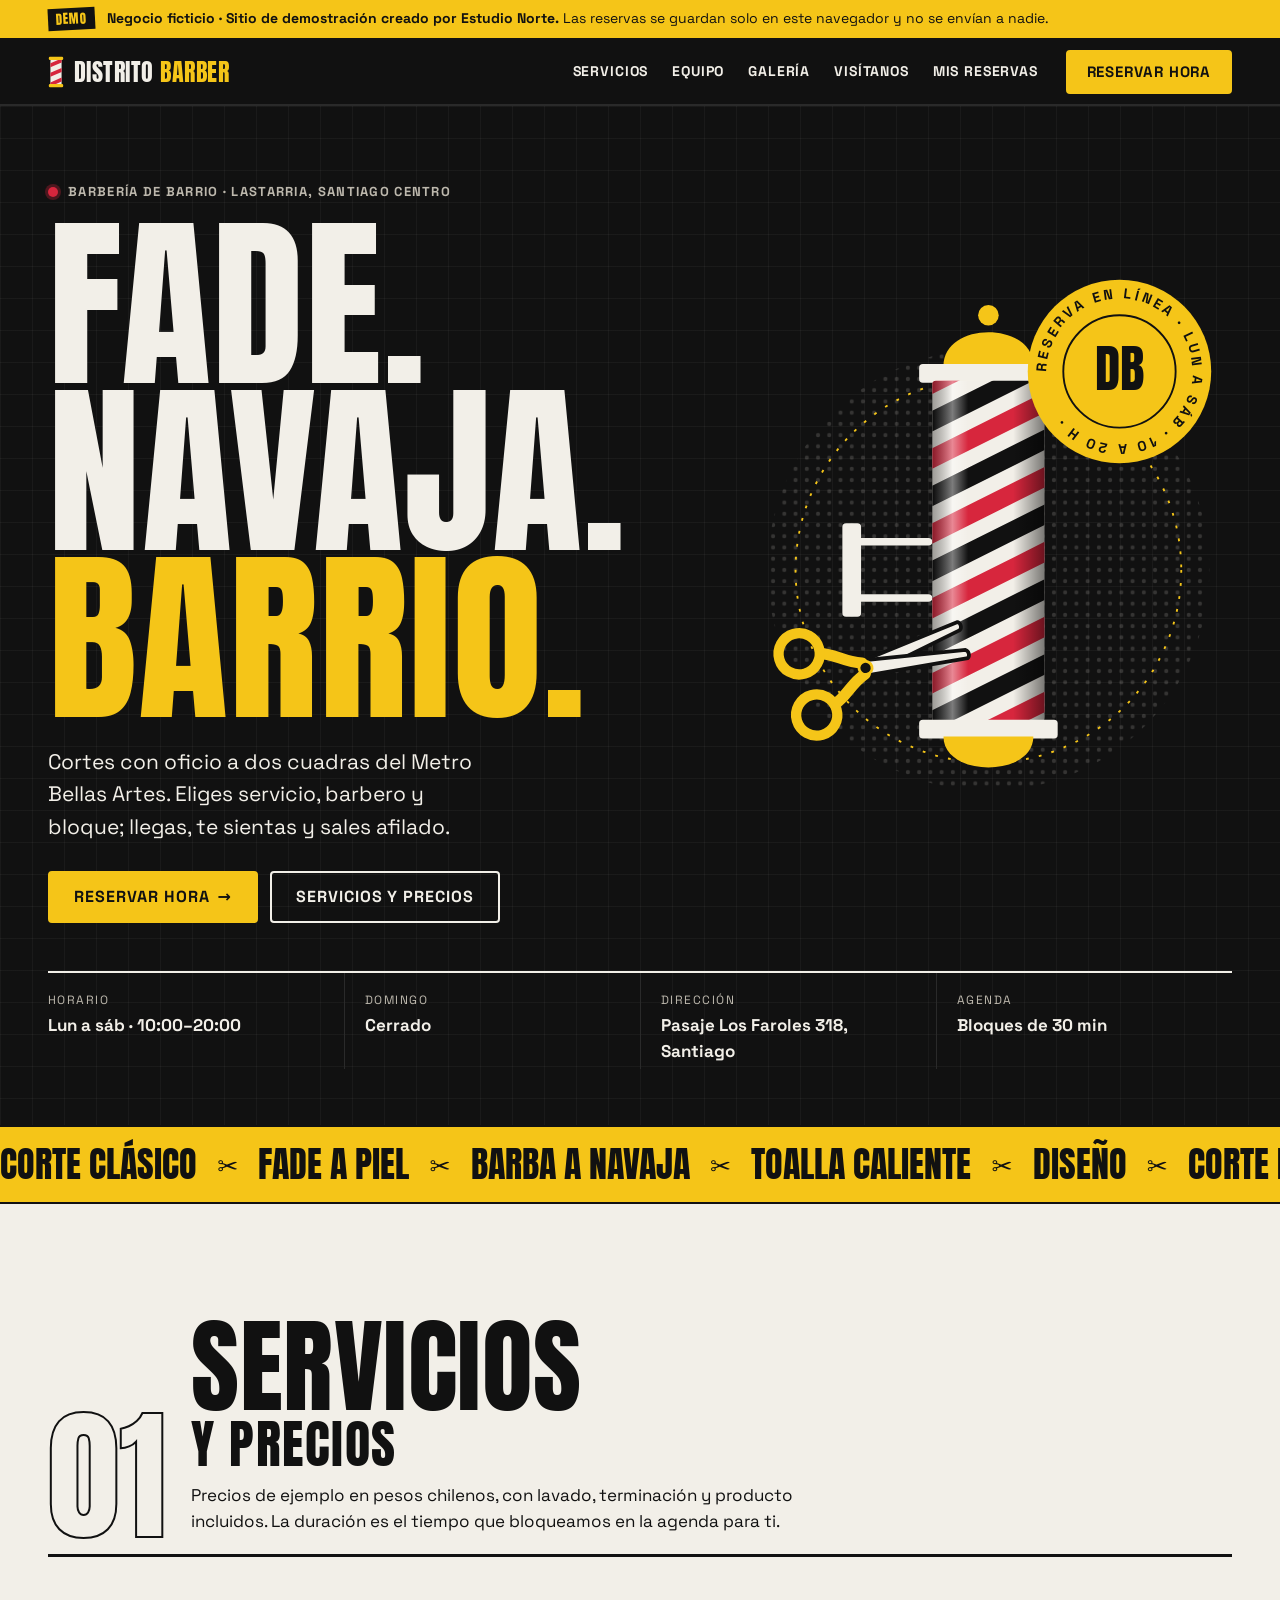
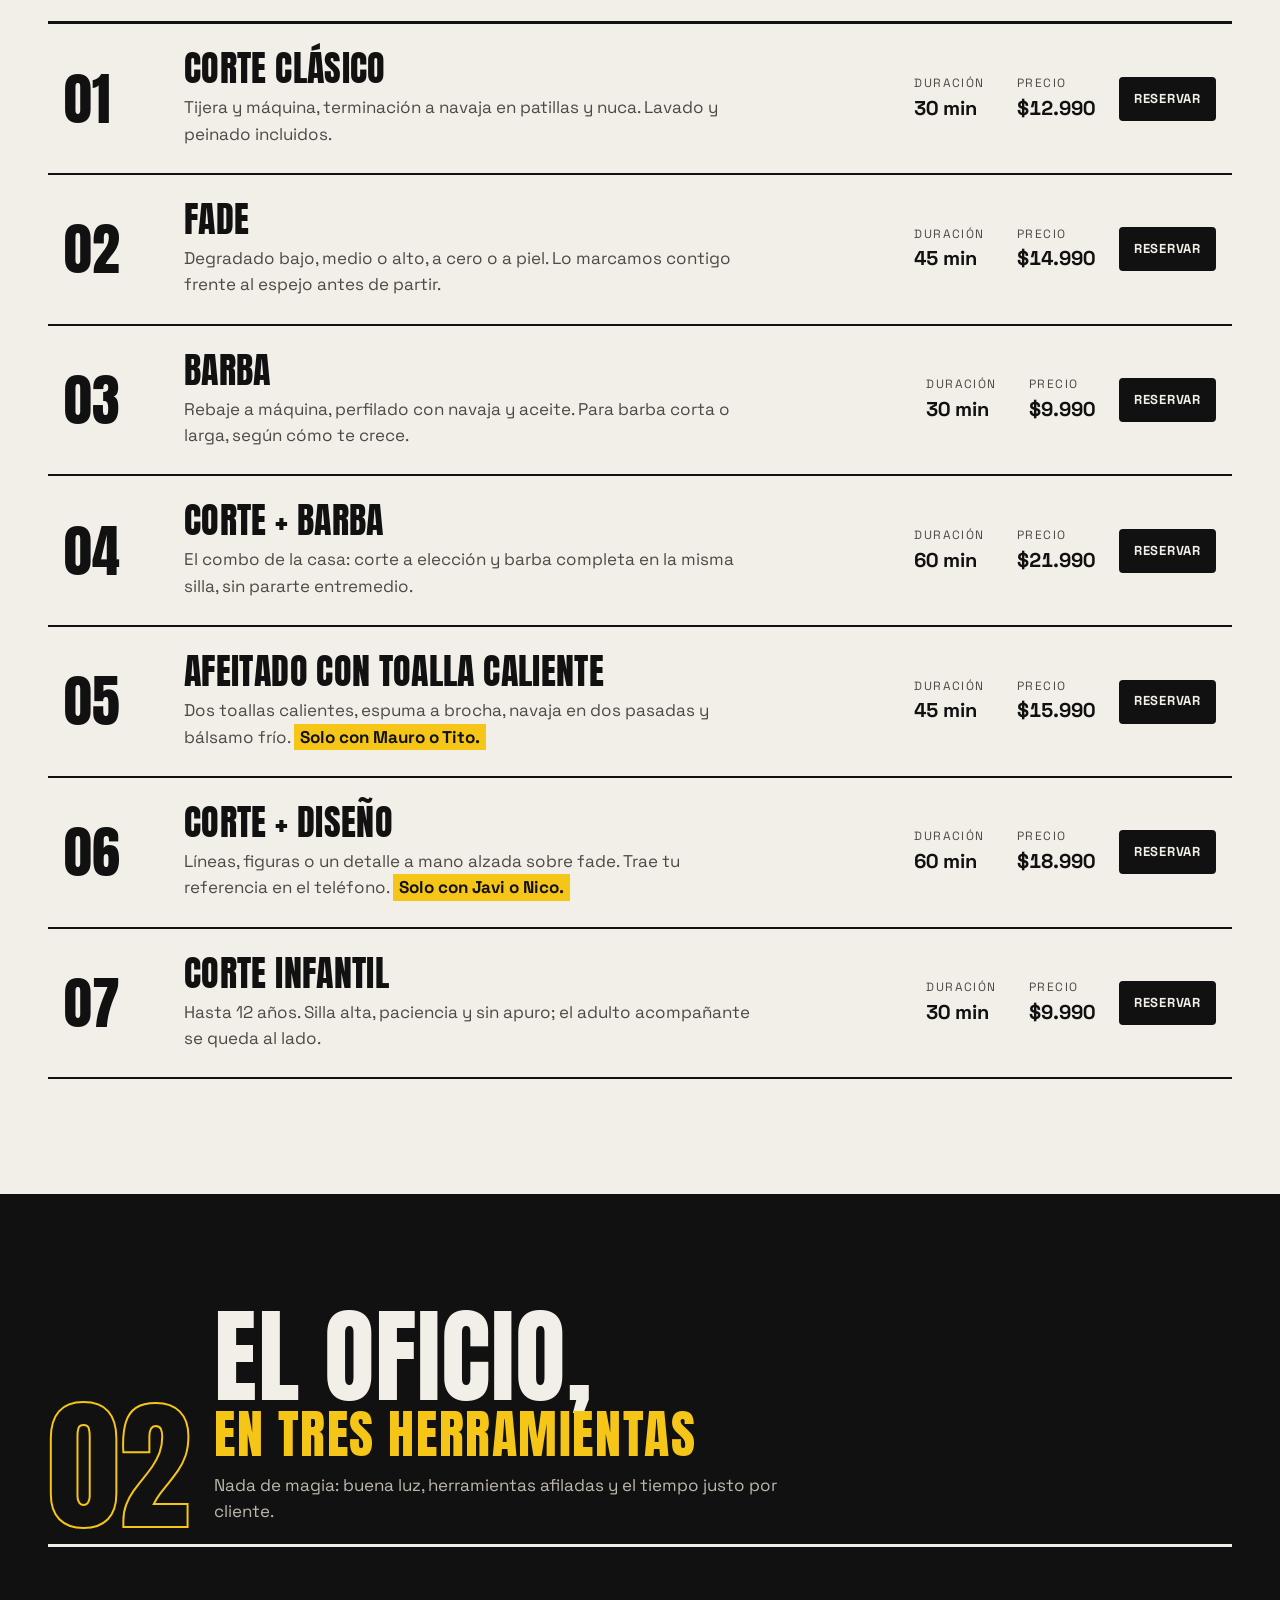
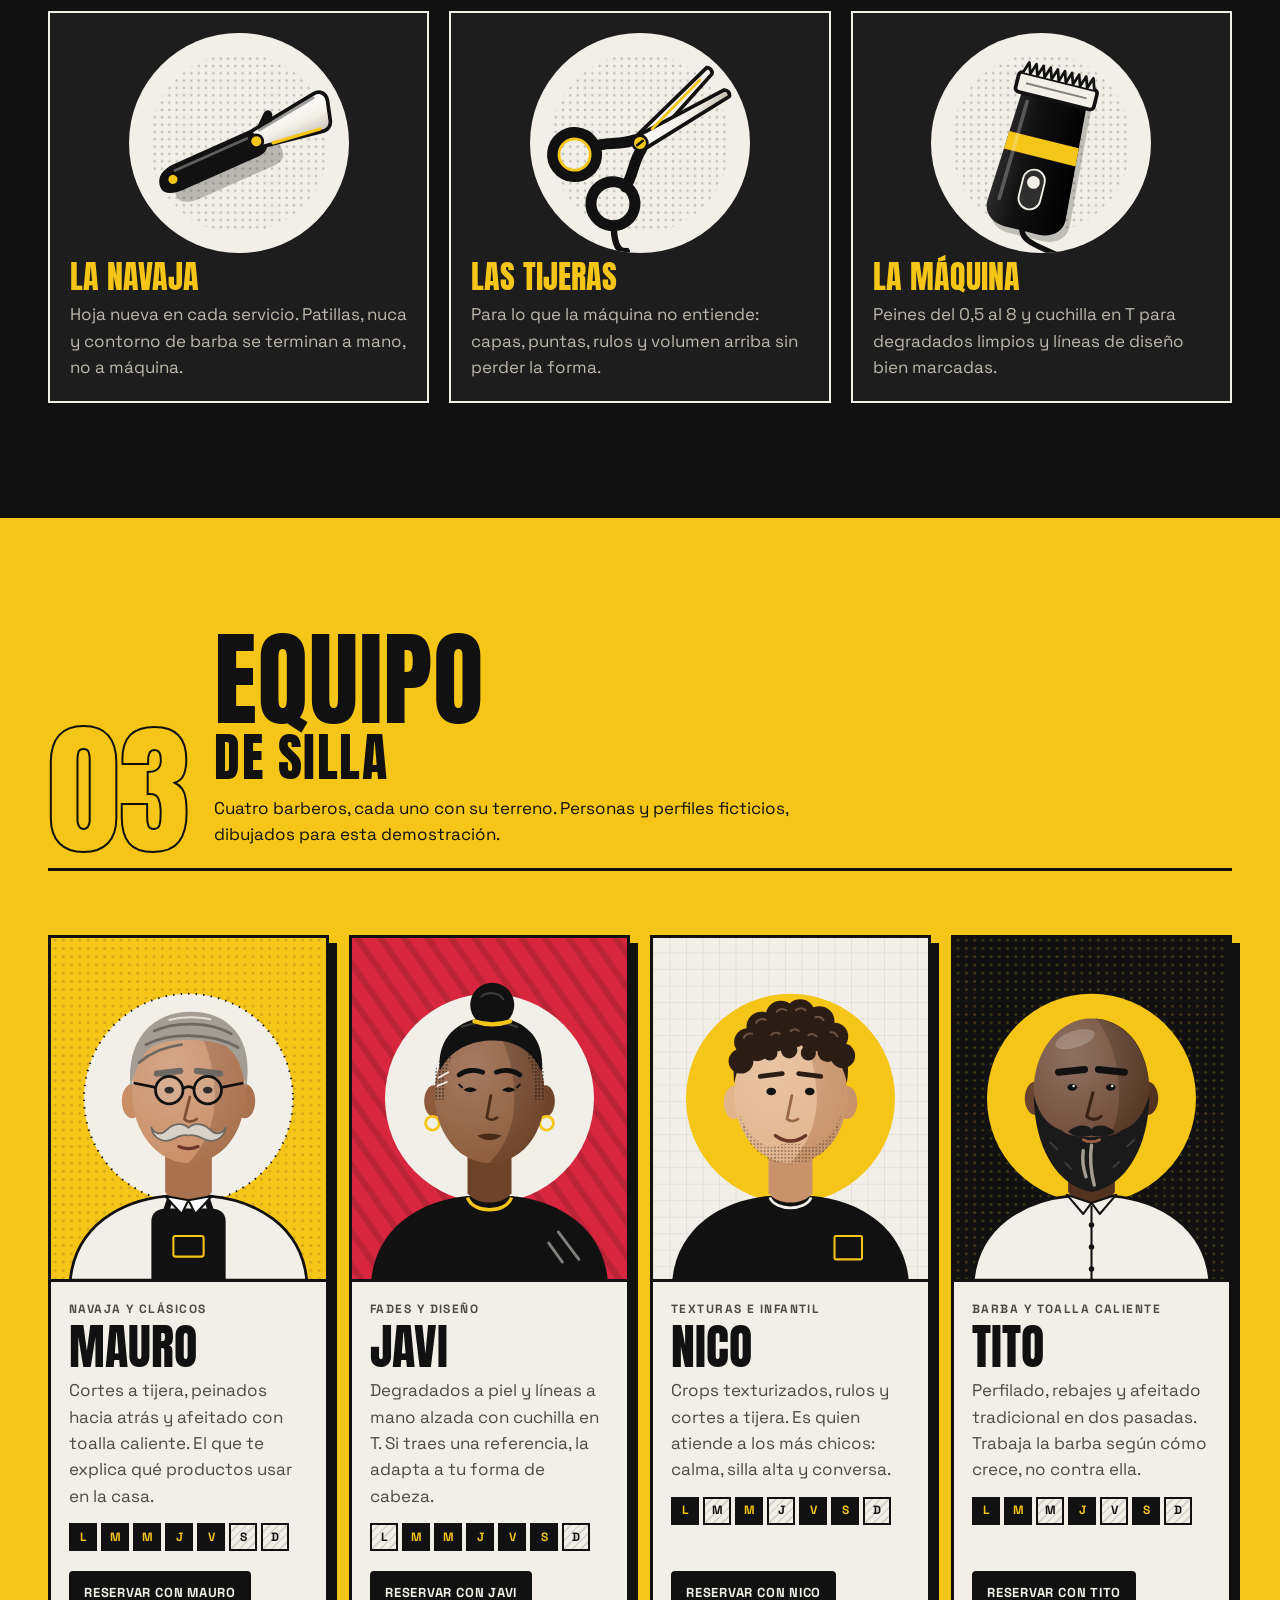
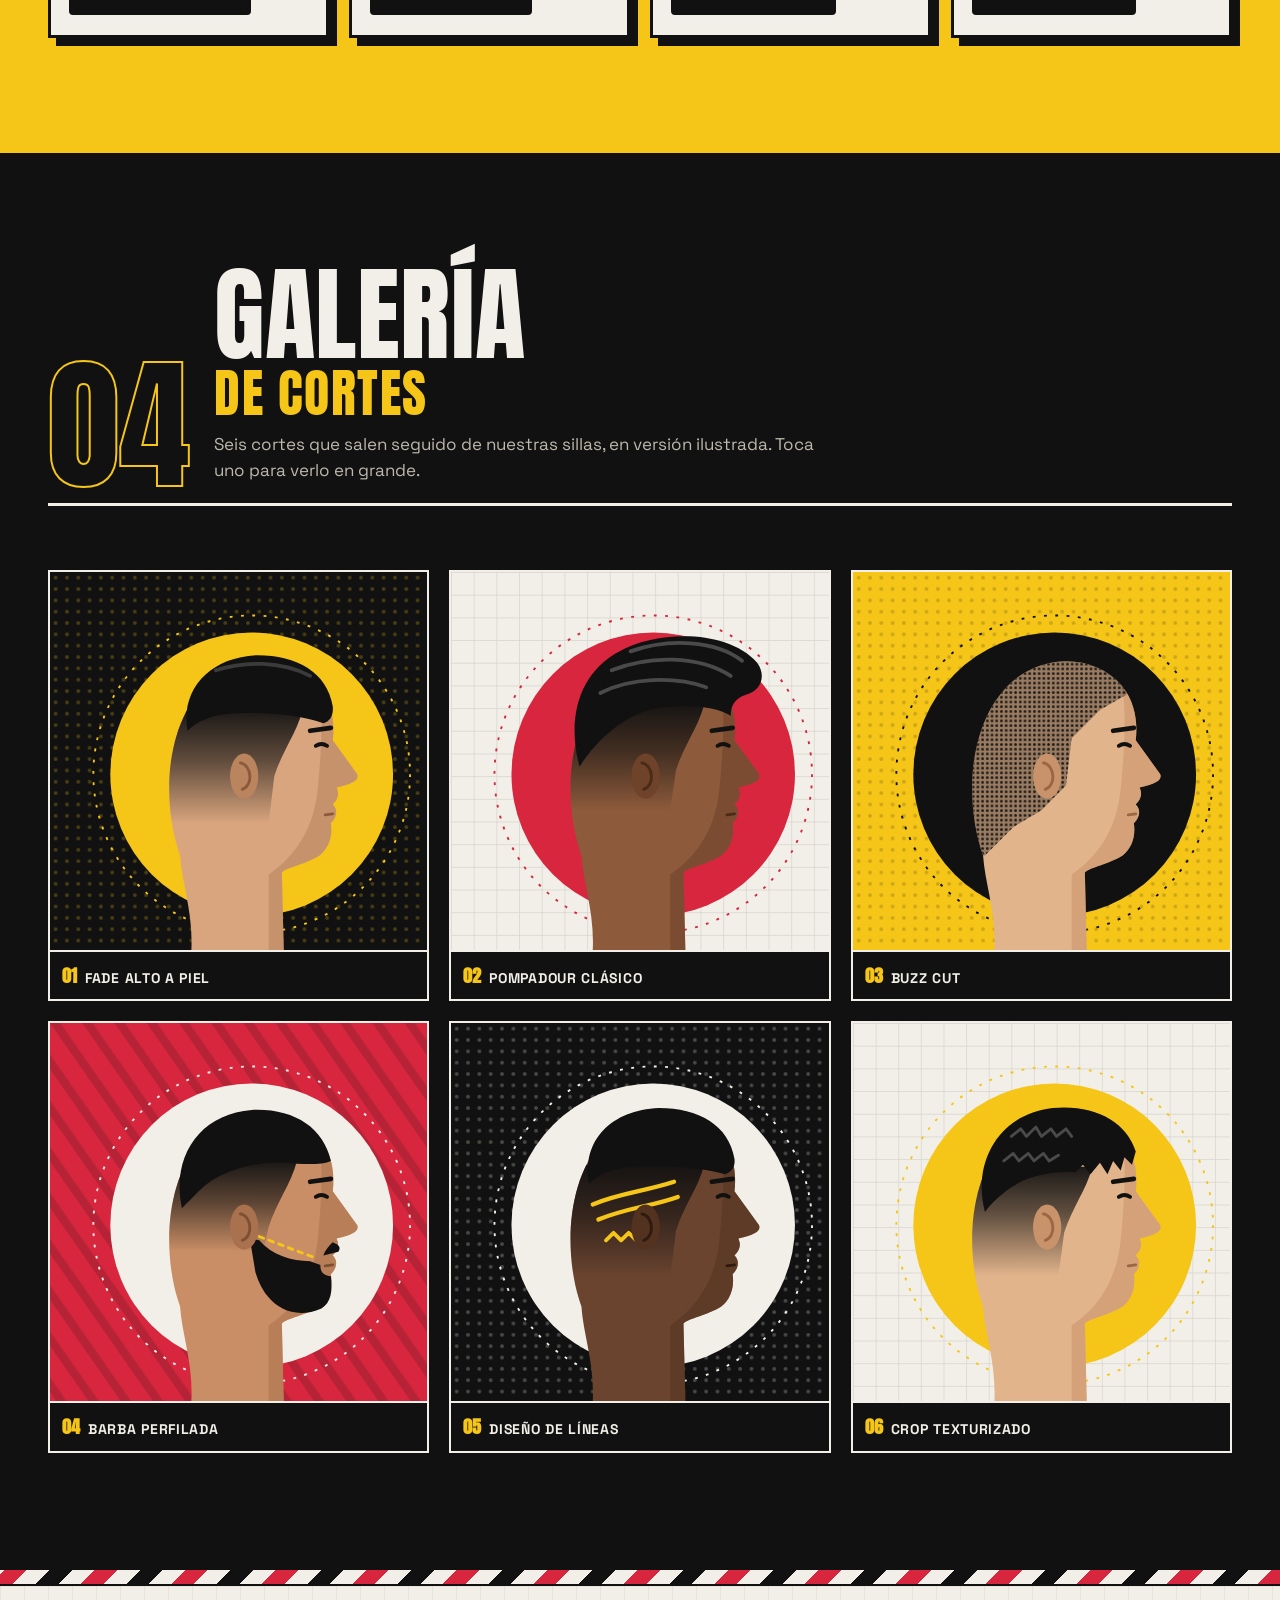
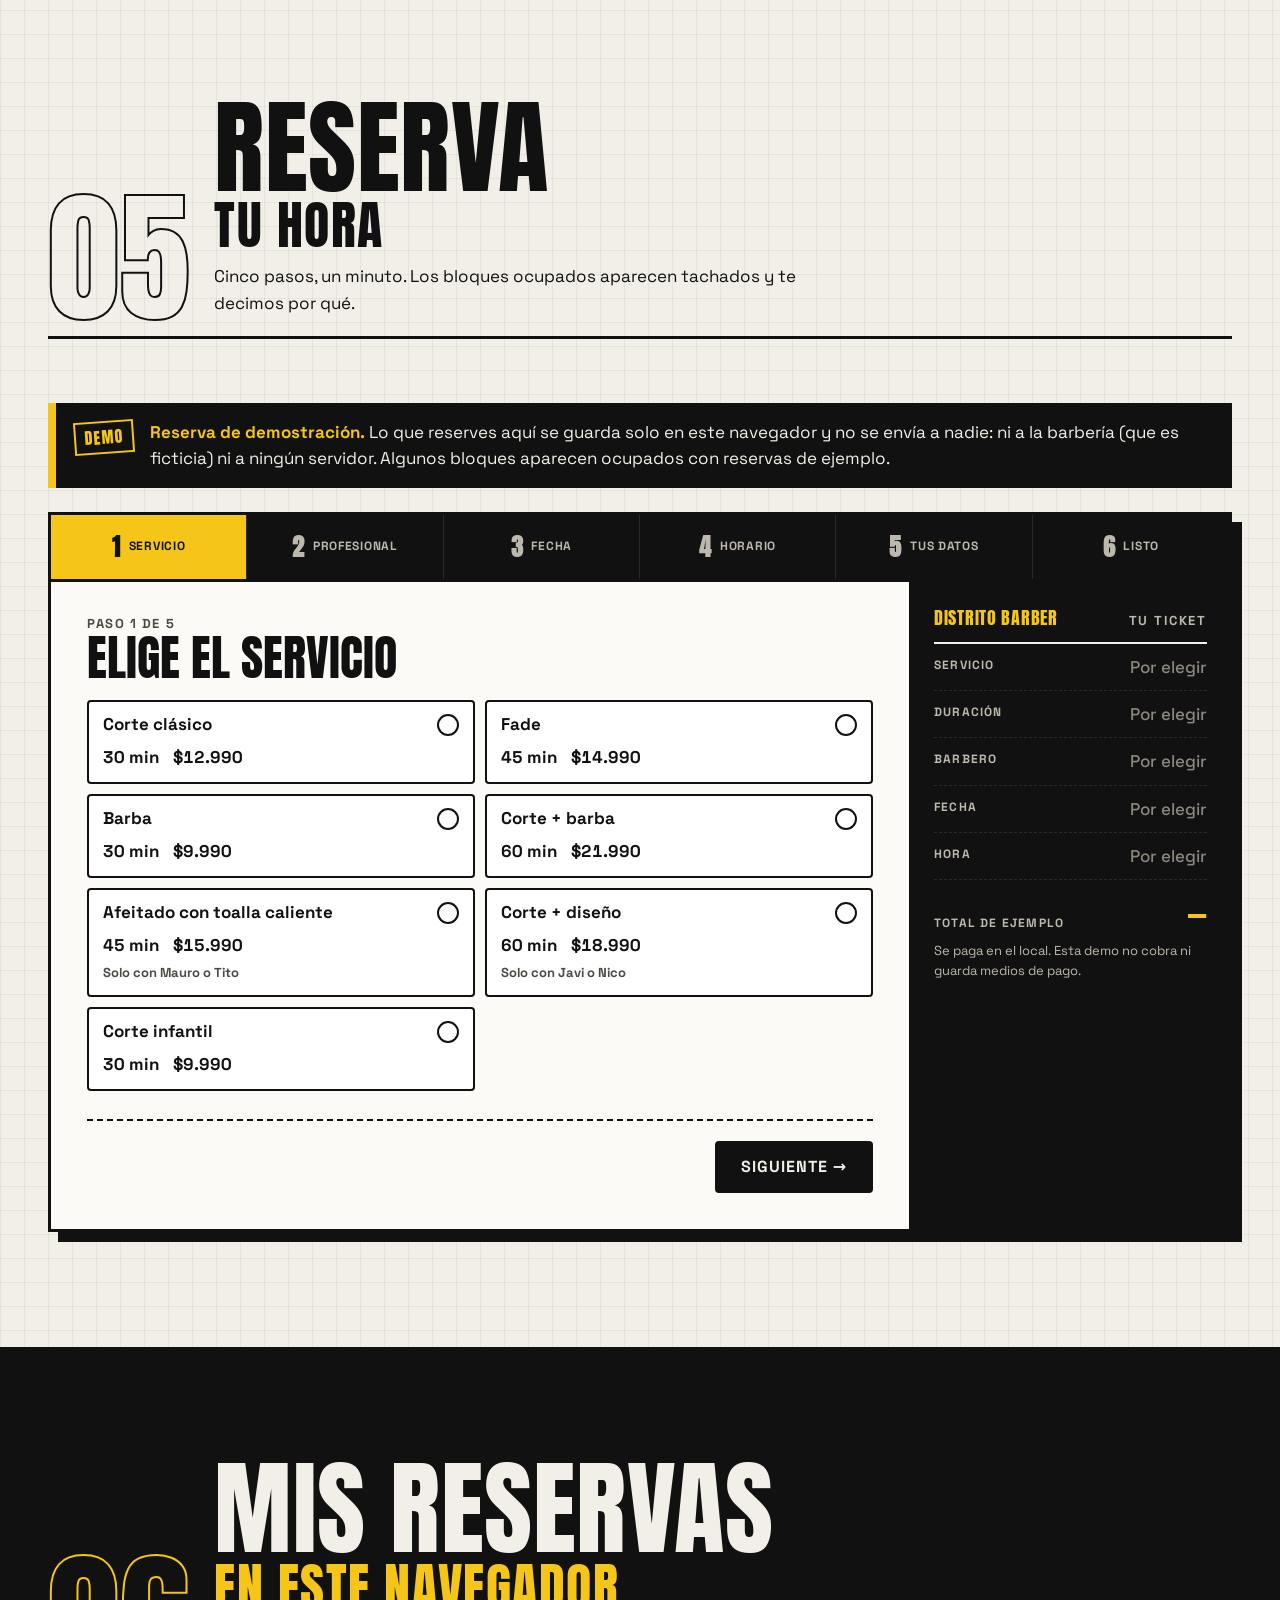
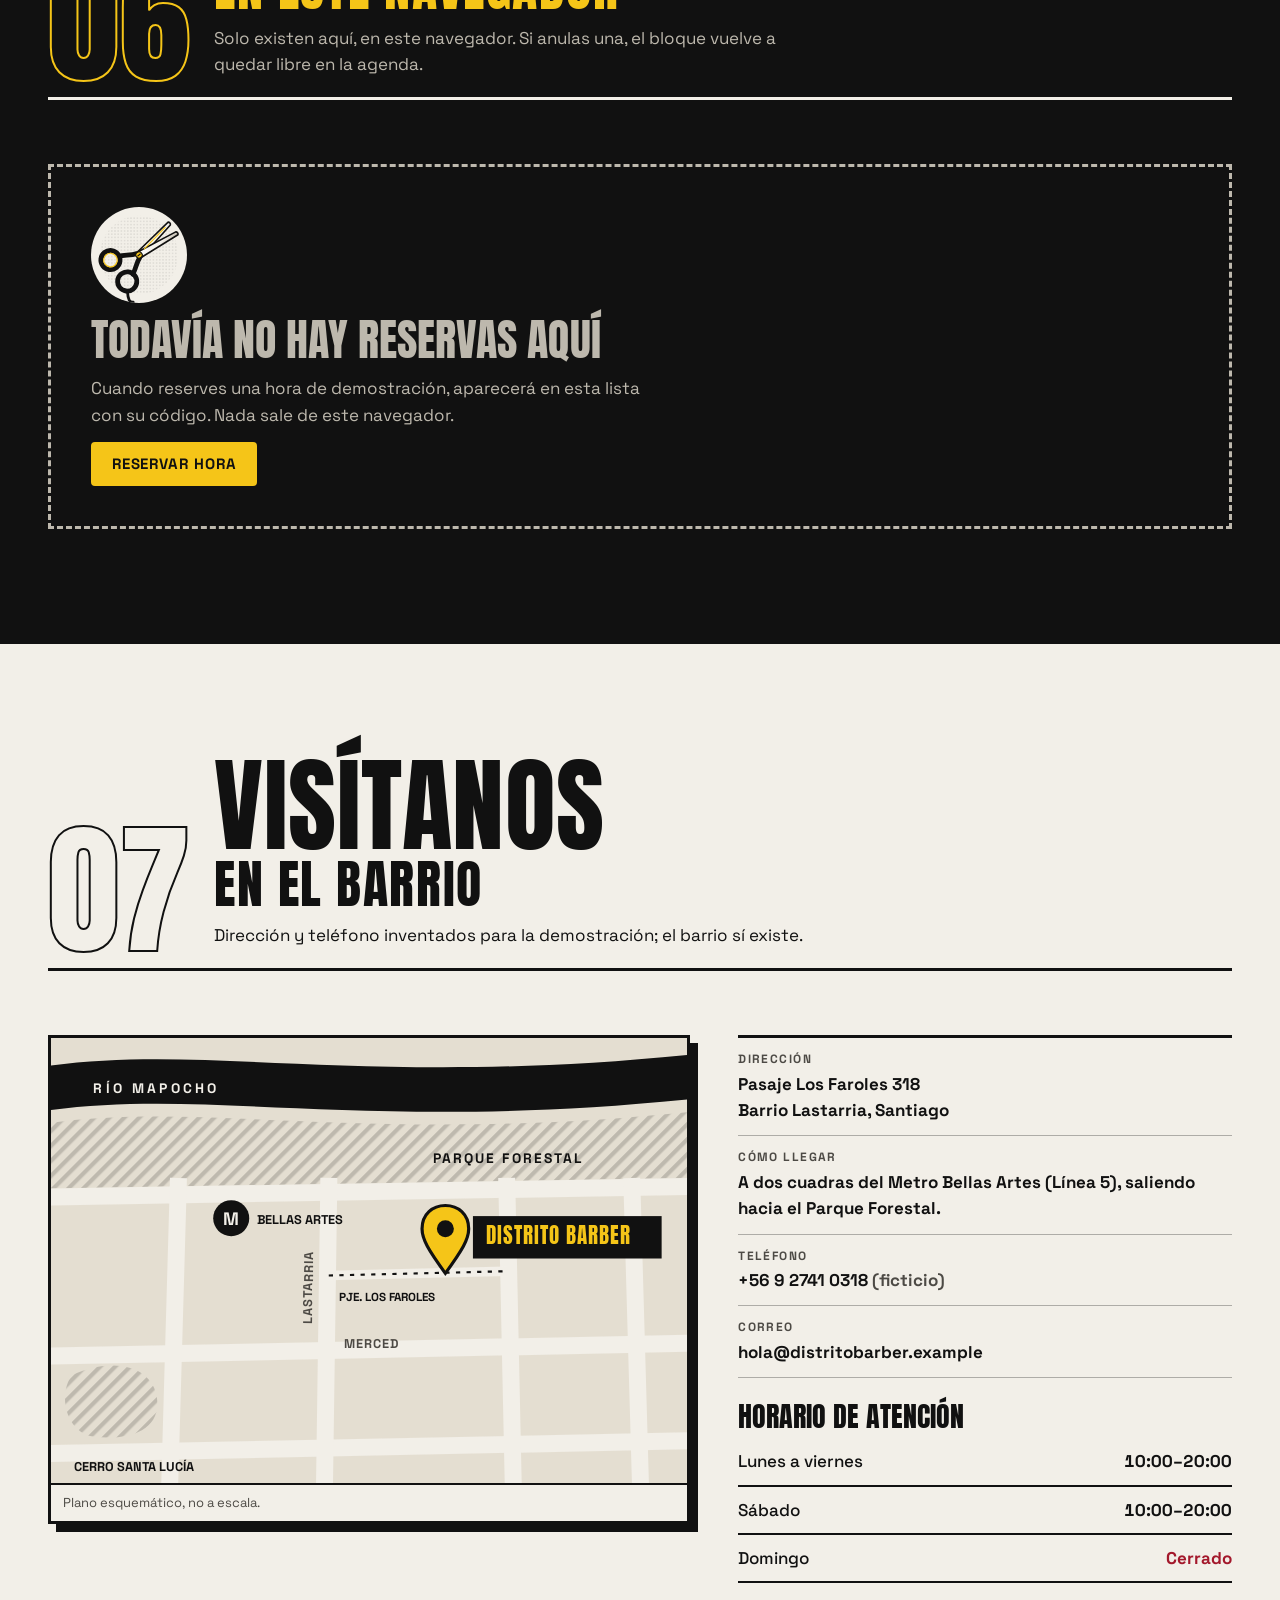
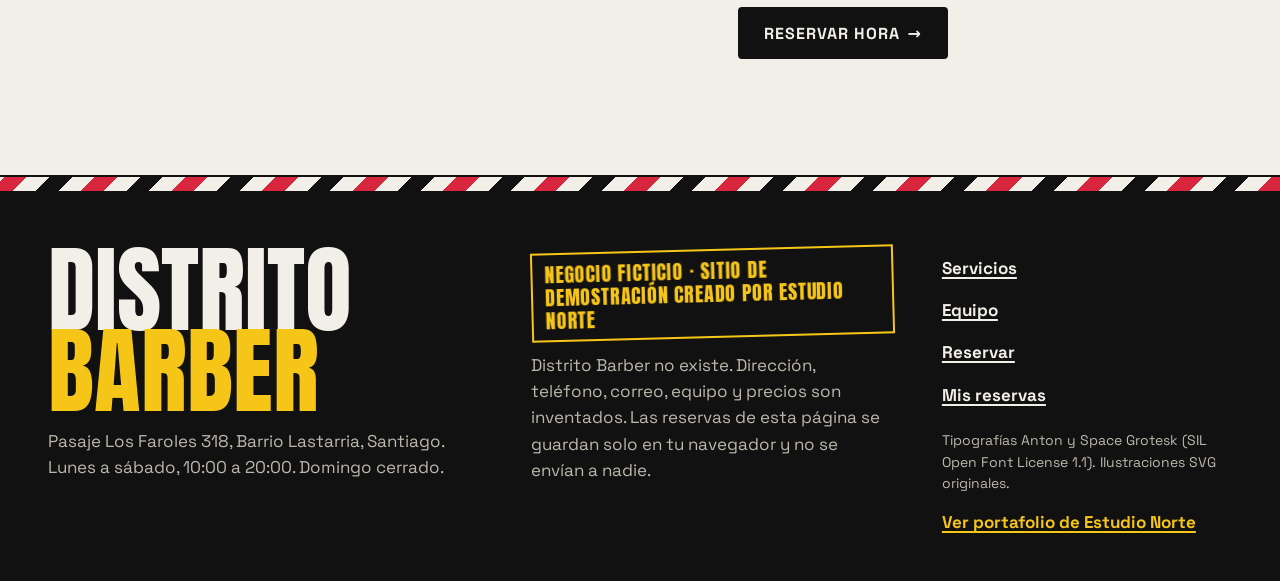
<file: sitios/distrito-barber/index.html>
<!doctype html>
<html lang="es-CL">
<head>
  <meta charset="utf-8">
  <meta name="viewport" content="width=device-width, initial-scale=1">
  <title>Distrito Barber · Barbería en Barrio Lastarria (sitio de demostración)</title>
  <meta name="description" content="Distrito Barber es una barbería ficticia de Barrio Lastarria, Santiago Centro. Sitio de demostración de Estudio Norte: servicios, equipo, galería y reserva por pasos que se guarda solo en tu navegador.">
  <meta name="theme-color" content="#111111">
  <link rel="icon" href="assets/img/favicon.svg" type="image/svg+xml">
  <link rel="stylesheet" href="styles.css">
  <script src="app.js" defer></script>
</head>
<body>
  <a class="skip" href="#contenido">Saltar al contenido</a>

  <div class="demo-bar" role="note" aria-label="Aviso de sitio de demostración">
    <div class="wrap demo-bar__in">
      <span class="demo-bar__tag">Demo</span>
      <p><strong>Negocio ficticio · Sitio de demostración creado por Estudio Norte.</strong> <span class="demo-bar__more">Las reservas se guardan solo en este navegador y no se envían a nadie.</span></p>
    </div>
  </div>

  <header class="site-header">
    <div class="wrap header-in">
      <a class="brand" href="#inicio">
        <svg class="brand__pole" viewBox="0 0 20 40" aria-hidden="true" focusable="false">
          <rect x="3" y="4" width="14" height="32" rx="2" fill="#F2EFE8"/>
          <path d="M3 9 L17 3 L17 8 L3 14Z M3 21 L17 15 L17 20 L3 26Z M3 33 L17 27 L17 32 L3 38Z" fill="#D7263D"/>
          <rect x="1" y="1" width="18" height="4" rx="1.5" fill="#F5C518"/>
          <rect x="1" y="35" width="18" height="4" rx="1.5" fill="#F5C518"/>
        </svg>
        <span class="brand__word">Distrito <span>Barber</span></span>
      </a>
      <a class="btn btn--signal btn--sm header-cta" href="#reservar">Reservar</a>
      <button class="menu-btn" type="button" aria-expanded="false" aria-controls="menu">
        <span class="menu-btn__label">Menú</span>
        <span class="menu-btn__icon" aria-hidden="true"><span></span><span></span><span></span></span>
      </button>
      <nav class="nav" id="menu" aria-label="Principal">
        <ul class="nav__list">
          <li><a href="#servicios">Servicios</a></li>
          <li><a href="#equipo">Equipo</a></li>
          <li><a href="#galeria">Galería</a></li>
          <li><a href="#visitanos">Visítanos</a></li>
          <li><a href="#mis-reservas">Mis reservas</a></li>
        </ul>
        <a class="btn btn--signal nav__cta" href="#reservar">Reservar hora</a>
      </nav>
    </div>
  </header>

  <main id="contenido" tabindex="-1">

    <!-- PORTADA -->
    <section class="hero" id="inicio" aria-labelledby="hero-title">
      <div class="wrap hero__grid">
        <div class="hero__copy">
          <p class="kicker"><span class="kicker__dot" aria-hidden="true"></span>Barbería de barrio · Lastarria, Santiago Centro</p>
          <h1 class="hero__title" id="hero-title">
            <span class="hero__line">Fade.</span>
            <span class="hero__line">Navaja.</span>
            <span class="hero__line hero__line--signal">Barrio.</span>
          </h1>
          <p class="hero__lead">Cortes con oficio a dos cuadras del Metro Bellas Artes. Eliges servicio, barbero y bloque; llegas, te sientas y sales afilado.</p>
          <div class="hero__actions">
            <a class="btn btn--signal btn--lg" href="#reservar">Reservar hora <span aria-hidden="true">→</span></a>
            <a class="btn btn--ghost btn--lg" href="#servicios">Servicios y precios</a>
          </div>
        </div>

        <div class="hero__art" aria-hidden="true">
          <svg class="pole-art" viewBox="0 0 520 620" focusable="false">
            <defs>
              <clipPath id="poleGlass"><rect x="200" y="128" width="120" height="364" rx="4"/></clipPath>
              <path id="sealPath" d="M 322,118 a 78,78 0 1,1 156,0 a 78,78 0 1,1 -156,0"/>
              <pattern id="heroDots" width="12" height="12" patternUnits="userSpaceOnUse">
                <circle cx="6" cy="6" r="2.2" fill="#F2EFE8" fill-opacity=".16"/>
              </pattern>
              <linearGradient id="glassShade" x1="0" x2="1" y1="0" y2="0">
                <stop offset="0" stop-color="#000" stop-opacity=".35"/>
                <stop offset=".18" stop-color="#fff" stop-opacity=".45"/>
                <stop offset=".32" stop-color="#fff" stop-opacity="0"/>
                <stop offset=".72" stop-color="#000" stop-opacity="0"/>
                <stop offset="1" stop-color="#000" stop-opacity=".5"/>
              </linearGradient>
            </defs>
            <circle cx="260" cy="330" r="236" fill="url(#heroDots)"/>
            <circle cx="260" cy="330" r="206" fill="none" stroke="#F5C518" stroke-width="2" stroke-dasharray="3 11"/>
            <!-- soporte de muro -->
            <path d="M120 300 L196 300 M120 360 L196 360" stroke="#F2EFE8" stroke-width="8" stroke-linecap="round"/>
            <rect x="104" y="280" width="20" height="100" rx="4" fill="#F2EFE8"/>
            <!-- poste -->
            <path d="M212 112 C212 64 308 64 308 112Z" fill="#F5C518"/>
            <circle cx="260" cy="58" r="11" fill="#F5C518"/>
            <rect x="186" y="110" width="148" height="20" rx="4" fill="#F2EFE8"/>
            <g clip-path="url(#poleGlass)">
              <rect x="200" y="128" width="120" height="364" fill="#F2EFE8"/>
              <g class="pole-stripes">
                <path fill="#D7263D" d="M200 40 L320 -20 L320 2 L200 62Z M200 120 L320 60 L320 82 L200 142Z M200 200 L320 140 L320 162 L200 222Z M200 280 L320 220 L320 242 L200 302Z M200 360 L320 300 L320 322 L200 382Z M200 440 L320 380 L320 402 L200 462Z M200 520 L320 460 L320 482 L200 542Z M200 600 L320 540 L320 562 L200 622Z"/>
                <path fill="#111111" d="M200 80 L320 20 L320 42 L200 102Z M200 160 L320 100 L320 122 L200 182Z M200 240 L320 180 L320 202 L200 262Z M200 320 L320 260 L320 282 L200 342Z M200 400 L320 340 L320 362 L200 422Z M200 480 L320 420 L320 442 L200 502Z M200 560 L320 500 L320 522 L200 582Z M200 640 L320 580 L320 602 L200 662Z"/>
              </g>
              <rect x="200" y="128" width="120" height="364" fill="url(#glassShade)"/>
            </g>
            <rect x="186" y="490" width="148" height="20" rx="4" fill="#F2EFE8"/>
            <path d="M212 508 C212 552 308 552 308 508Z" fill="#F5C518"/>
            <!-- sello giratorio -->
            <g class="seal">
              <circle cx="400" cy="118" r="98" fill="#F5C518"/>
              <circle cx="400" cy="118" r="60" fill="none" stroke="#111111" stroke-width="2"/>
              <text font-family="'Space Grotesk', sans-serif" font-size="15" font-weight="700" letter-spacing="3.2" fill="#111111"><textPath href="#sealPath">RESERVA EN LÍNEA · LUN A SÁB · 10 A 20 H ·</textPath></text>
            </g>
            <text x="400" y="138" text-anchor="middle" font-family="Anton, Impact, sans-serif" font-size="54" fill="#111111">DB</text>
            <!-- tijeras -->
            <g transform="translate(18 404) rotate(-16)">
              <path d="M96 52 L206 40 C209 42 209 47 206 49 L100 68 Z" fill="#F2EFE8" stroke="#111111" stroke-width="4" stroke-linejoin="round"/>
              <path d="M96 68 L206 80 C209 78 209 73 206 71 L100 52 Z" fill="#F2EFE8" stroke="#111111" stroke-width="4" stroke-linejoin="round"/>
              <path d="M96 54 C78 48 70 36 56 32 M96 66 C78 72 70 84 56 88" fill="none" stroke="#F5C518" stroke-width="12" stroke-linecap="round"/>
              <circle cx="34" cy="26" r="22" fill="none" stroke="#F5C518" stroke-width="11"/>
              <circle cx="34" cy="94" r="22" fill="none" stroke="#F5C518" stroke-width="11"/>
              <circle cx="98" cy="60" r="7" fill="#111111" stroke="#F5C518" stroke-width="3"/>
            </g>
          </svg>
        </div>
      </div>

      <div class="wrap">
        <dl class="hero__facts">
          <div><dt>Horario</dt><dd>Lun a sáb · 10:00–20:00</dd></div>
          <div><dt>Domingo</dt><dd>Cerrado</dd></div>
          <div><dt>Dirección</dt><dd>Pasaje Los Faroles 318, Santiago</dd></div>
          <div><dt>Agenda</dt><dd>Bloques de 30 min</dd></div>
        </dl>
      </div>
    </section>

    <div class="ticker" aria-hidden="true">
      <div class="ticker__track">
        <span>Corte clásico</span><span>Fade a piel</span><span>Barba a navaja</span><span>Toalla caliente</span><span>Diseño</span><span>Corte infantil</span>
        <span>Corte clásico</span><span>Fade a piel</span><span>Barba a navaja</span><span>Toalla caliente</span><span>Diseño</span><span>Corte infantil</span>
      </div>
    </div>

    <!-- SERVICIOS -->
    <section class="sec sec--paper" id="servicios" aria-labelledby="servicios-t">
      <div class="wrap">
        <header class="sec-head reveal">
          <p class="sec-head__num" aria-hidden="true">01</p>
          <div>
            <h2 class="sec-head__title" id="servicios-t">Servicios <span>y precios</span></h2>
            <p class="sec-head__intro">Precios de ejemplo en pesos chilenos, con lavado, terminación y producto incluidos. La duración es el tiempo que bloqueamos en la agenda para ti.</p>
          </div>
        </header>

        <ol class="svc-list">
          <li class="svc reveal">
            <span class="svc__n" aria-hidden="true">01</span>
            <div class="svc__body">
              <h3 class="svc__name">Corte clásico</h3>
              <p>Tijera y máquina, terminación a navaja en patillas y nuca. Lavado y peinado incluidos.</p>
            </div>
            <dl class="svc__meta"><div><dt>Duración</dt><dd>30 min</dd></div><div><dt>Precio</dt><dd>$12.990</dd></div></dl>
            <button class="btn btn--ink btn--sm" type="button" data-book-service="corte-clasico">Reservar <span class="sr-only">corte clásico</span></button>
          </li>
          <li class="svc reveal">
            <span class="svc__n" aria-hidden="true">02</span>
            <div class="svc__body">
              <h3 class="svc__name">Fade</h3>
              <p>Degradado bajo, medio o alto, a cero o a piel. Lo marcamos contigo frente al espejo antes de partir.</p>
            </div>
            <dl class="svc__meta"><div><dt>Duración</dt><dd>45 min</dd></div><div><dt>Precio</dt><dd>$14.990</dd></div></dl>
            <button class="btn btn--ink btn--sm" type="button" data-book-service="fade">Reservar <span class="sr-only">fade</span></button>
          </li>
          <li class="svc reveal">
            <span class="svc__n" aria-hidden="true">03</span>
            <div class="svc__body">
              <h3 class="svc__name">Barba</h3>
              <p>Rebaje a máquina, perfilado con navaja y aceite. Para barba corta o larga, según cómo te crece.</p>
            </div>
            <dl class="svc__meta"><div><dt>Duración</dt><dd>30 min</dd></div><div><dt>Precio</dt><dd>$9.990</dd></div></dl>
            <button class="btn btn--ink btn--sm" type="button" data-book-service="barba">Reservar <span class="sr-only">barba</span></button>
          </li>
          <li class="svc reveal">
            <span class="svc__n" aria-hidden="true">04</span>
            <div class="svc__body">
              <h3 class="svc__name">Corte + barba</h3>
              <p>El combo de la casa: corte a elección y barba completa en la misma silla, sin pararte entremedio.</p>
            </div>
            <dl class="svc__meta"><div><dt>Duración</dt><dd>60 min</dd></div><div><dt>Precio</dt><dd>$21.990</dd></div></dl>
            <button class="btn btn--ink btn--sm" type="button" data-book-service="corte-barba">Reservar <span class="sr-only">corte más barba</span></button>
          </li>
          <li class="svc reveal">
            <span class="svc__n" aria-hidden="true">05</span>
            <div class="svc__body">
              <h3 class="svc__name">Afeitado con toalla caliente</h3>
              <p>Dos toallas calientes, espuma a brocha, navaja en dos pasadas y bálsamo frío. <span class="svc__only">Solo con Mauro o Tito.</span></p>
            </div>
            <dl class="svc__meta"><div><dt>Duración</dt><dd>45 min</dd></div><div><dt>Precio</dt><dd>$15.990</dd></div></dl>
            <button class="btn btn--ink btn--sm" type="button" data-book-service="toalla">Reservar <span class="sr-only">afeitado con toalla caliente</span></button>
          </li>
          <li class="svc reveal">
            <span class="svc__n" aria-hidden="true">06</span>
            <div class="svc__body">
              <h3 class="svc__name">Corte + diseño</h3>
              <p>Líneas, figuras o un detalle a mano alzada sobre fade. Trae tu referencia en el teléfono. <span class="svc__only">Solo con Javi o Nico.</span></p>
            </div>
            <dl class="svc__meta"><div><dt>Duración</dt><dd>60 min</dd></div><div><dt>Precio</dt><dd>$18.990</dd></div></dl>
            <button class="btn btn--ink btn--sm" type="button" data-book-service="diseno">Reservar <span class="sr-only">corte más diseño</span></button>
          </li>
          <li class="svc reveal">
            <span class="svc__n" aria-hidden="true">07</span>
            <div class="svc__body">
              <h3 class="svc__name">Corte infantil</h3>
              <p>Hasta 12 años. Silla alta, paciencia y sin apuro; el adulto acompañante se queda al lado.</p>
            </div>
            <dl class="svc__meta"><div><dt>Duración</dt><dd>30 min</dd></div><div><dt>Precio</dt><dd>$9.990</dd></div></dl>
            <button class="btn btn--ink btn--sm" type="button" data-book-service="infantil">Reservar <span class="sr-only">corte infantil</span></button>
          </li>
        </ol>
      </div>
    </section>

    <!-- OFICIO -->
    <section class="sec sec--ink" id="oficio" aria-labelledby="oficio-t">
      <div class="wrap">
        <header class="sec-head sec-head--light reveal">
          <p class="sec-head__num" aria-hidden="true">02</p>
          <div>
            <h2 class="sec-head__title" id="oficio-t">El oficio, <span>en tres herramientas</span></h2>
            <p class="sec-head__intro">Nada de magia: buena luz, herramientas afiladas y el tiempo justo por cliente.</p>
          </div>
        </header>
        <ul class="tools">
          <li class="tool reveal">
            <img src="assets/img/navaja.svg" alt="Ilustración de una navaja de barbero abierta, con mango negro y hoja clara." width="240" height="240" loading="lazy">
            <h3>La navaja</h3>
            <p>Hoja nueva en cada servicio. Patillas, nuca y contorno de barba se terminan a mano, no a máquina.</p>
          </li>
          <li class="tool reveal">
            <img src="assets/img/tijeras.svg" alt="Ilustración de unas tijeras de corte abiertas, con anillos negros y tornillo amarillo." width="240" height="240" loading="lazy">
            <h3>Las tijeras</h3>
            <p>Para lo que la máquina no entiende: capas, puntas, rulos y volumen arriba sin perder la forma.</p>
          </li>
          <li class="tool reveal">
            <img src="assets/img/maquina.svg" alt="Ilustración de una máquina de cortar pelo negra con franja amarilla y cabezal de dientes." width="240" height="240" loading="lazy">
            <h3>La máquina</h3>
            <p>Peines del 0,5 al 8 y cuchilla en T para degradados limpios y líneas de diseño bien marcadas.</p>
          </li>
        </ul>
      </div>
    </section>

    <!-- EQUIPO -->
    <section class="sec sec--signal" id="equipo" aria-labelledby="equipo-t">
      <div class="wrap">
        <header class="sec-head reveal">
          <p class="sec-head__num" aria-hidden="true">03</p>
          <div>
            <h2 class="sec-head__title" id="equipo-t">Equipo <span>de silla</span></h2>
            <p class="sec-head__intro">Cuatro barberos, cada uno con su terreno. Personas y perfiles ficticios, dibujados para esta demostración.</p>
          </div>
        </header>
        <ul class="team">
          <li class="member reveal">
            <img class="member__img" src="assets/img/equipo-mauro.svg" alt="Retrato ilustrado de Mauro: pelo canoso peinado hacia atrás, lentes redondos, bigote manubrio y delantal negro." width="400" height="500" loading="lazy">
            <div class="member__body">
              <p class="member__role">Navaja y clásicos</p>
              <h3 class="member__name">Mauro</h3>
              <p>Cortes a tijera, peinados hacia atrás y afeitado con toalla caliente. El que te explica qué productos usar en la casa.</p>
              <p class="sr-only">Atiende de lunes a viernes.</p>
              <ol class="days" aria-hidden="true"><li class="on">L</li><li class="on">M</li><li class="on">M</li><li class="on">J</li><li class="on">V</li><li>S</li><li>D</li></ol>
              <button class="btn btn--ink btn--sm" type="button" data-book-barber="mauro">Reservar con Mauro</button>
            </div>
          </li>
          <li class="member reveal">
            <img class="member__img" src="assets/img/equipo-javi.svg" alt="Retrato ilustrado de Javi: moño alto, costados rapados, aros dorados y polera negra." width="400" height="500" loading="lazy">
            <div class="member__body">
              <p class="member__role">Fades y diseño</p>
              <h3 class="member__name">Javi</h3>
              <p>Degradados a piel y líneas a mano alzada con cuchilla en T. Si traes una referencia, la adapta a tu forma de cabeza.</p>
              <p class="sr-only">Atiende de martes a sábado.</p>
              <ol class="days" aria-hidden="true"><li>L</li><li class="on">M</li><li class="on">M</li><li class="on">J</li><li class="on">V</li><li class="on">S</li><li>D</li></ol>
              <button class="btn btn--ink btn--sm" type="button" data-book-barber="javi">Reservar con Javi</button>
            </div>
          </li>
          <li class="member reveal">
            <img class="member__img" src="assets/img/equipo-nico.svg" alt="Retrato ilustrado de Nico: pelo crespo oscuro, barba de pocos días y polera negra." width="400" height="500" loading="lazy">
            <div class="member__body">
              <p class="member__role">Texturas e infantil</p>
              <h3 class="member__name">Nico</h3>
              <p>Crops texturizados, rulos y cortes a tijera. Es quien atiende a los más chicos: calma, silla alta y conversa.</p>
              <p class="sr-only">Atiende lunes, miércoles, viernes y sábado.</p>
              <ol class="days" aria-hidden="true"><li class="on">L</li><li>M</li><li class="on">M</li><li>J</li><li class="on">V</li><li class="on">S</li><li>D</li></ol>
              <button class="btn btn--ink btn--sm" type="button" data-book-barber="nico">Reservar con Nico</button>
            </div>
          </li>
          <li class="member reveal">
            <img class="member__img" src="assets/img/equipo-tito.svg" alt="Retrato ilustrado de Tito: cabeza rapada, barba negra tupida con una mecha gris y camisa clara." width="400" height="500" loading="lazy">
            <div class="member__body">
              <p class="member__role">Barba y toalla caliente</p>
              <h3 class="member__name">Tito</h3>
              <p>Perfilado, rebajes y afeitado tradicional en dos pasadas. Trabaja la barba según cómo crece, no contra ella.</p>
              <p class="sr-only">Atiende lunes, martes, jueves y sábado.</p>
              <ol class="days" aria-hidden="true"><li class="on">L</li><li class="on">M</li><li>M</li><li class="on">J</li><li>V</li><li class="on">S</li><li>D</li></ol>
              <button class="btn btn--ink btn--sm" type="button" data-book-barber="tito">Reservar con Tito</button>
            </div>
          </li>
        </ul>
      </div>
    </section>

    <!-- GALERÍA -->
    <section class="sec sec--ink" id="galeria" aria-labelledby="galeria-t">
      <div class="wrap">
        <header class="sec-head sec-head--light reveal">
          <p class="sec-head__num" aria-hidden="true">04</p>
          <div>
            <h2 class="sec-head__title" id="galeria-t">Galería <span>de cortes</span></h2>
            <p class="sec-head__intro">Seis cortes que salen seguido de nuestras sillas, en versión ilustrada. Toca uno para verlo en grande.</p>
          </div>
        </header>
        <ul class="gallery">
          <li class="reveal"><button class="gallery__item" type="button" data-lb="0" data-src="assets/img/corte-01.svg" data-alt="Perfil ilustrado con fade alto: costados que se degradan a piel y largo concentrado arriba." data-cap="Fade alto a piel — el degradado sube hasta la sien y el largo queda arriba.">
            <img src="assets/img/corte-01.svg" alt="" width="400" height="400" loading="lazy"><span class="gallery__cap"><span class="gallery__n">01</span> Fade alto a piel</span><span class="sr-only">, ver en grande</span></button></li>
          <li class="reveal"><button class="gallery__item" type="button" data-lb="1" data-src="assets/img/corte-02.svg" data-alt="Perfil ilustrado con pompadour: gran volumen al frente peinado hacia atrás y costados cortos." data-cap="Pompadour clásico — volumen al frente peinado hacia atrás, costados cortos a tijera.">
            <img src="assets/img/corte-02.svg" alt="" width="400" height="400" loading="lazy"><span class="gallery__cap"><span class="gallery__n">02</span> Pompadour clásico</span><span class="sr-only">, ver en grande</span></button></li>
          <li class="reveal"><button class="gallery__item" type="button" data-lb="2" data-src="assets/img/corte-03.svg" data-alt="Perfil ilustrado con buzz cut: rapado parejo a máquina sobre toda la cabeza." data-cap="Buzz cut — rapado parejo a máquina, nuca y patillas definidas a navaja.">
            <img src="assets/img/corte-03.svg" alt="" width="400" height="400" loading="lazy"><span class="gallery__cap"><span class="gallery__n">03</span> Buzz cut</span><span class="sr-only">, ver en grande</span></button></li>
          <li class="reveal"><button class="gallery__item" type="button" data-lb="3" data-src="assets/img/corte-04.svg" data-alt="Perfil ilustrado con barba negra perfilada, línea de mejilla marcada y pelo corto arriba." data-cap="Barba perfilada — línea de mejilla marcada a navaja y contorno de cuello limpio.">
            <img src="assets/img/corte-04.svg" alt="" width="400" height="400" loading="lazy"><span class="gallery__cap"><span class="gallery__n">04</span> Barba perfilada</span><span class="sr-only">, ver en grande</span></button></li>
          <li class="reveal"><button class="gallery__item" type="button" data-lb="4" data-src="assets/img/corte-05.svg" data-alt="Perfil ilustrado con fade medio y dos líneas de diseño amarillas sobre el costado." data-cap="Diseño de líneas — dos trazos paralelos y un zigzag sobre fade medio, con cuchilla en T.">
            <img src="assets/img/corte-05.svg" alt="" width="400" height="400" loading="lazy"><span class="gallery__cap"><span class="gallery__n">05</span> Diseño de líneas</span><span class="sr-only">, ver en grande</span></button></li>
          <li class="reveal"><button class="gallery__item" type="button" data-lb="5" data-src="assets/img/corte-06.svg" data-alt="Perfil ilustrado con crop texturizado: flequillo corto hacia adelante con puntas irregulares." data-cap="Crop texturizado — flequillo corto hacia adelante, puntas irregulares y fade bajo.">
            <img src="assets/img/corte-06.svg" alt="" width="400" height="400" loading="lazy"><span class="gallery__cap"><span class="gallery__n">06</span> Crop texturizado</span><span class="sr-only">, ver en grande</span></button></li>
        </ul>
      </div>
    </section>

    <div class="pole-band" aria-hidden="true"></div>

    <!-- RESERVA -->
    <section class="sec sec--paper sec--book" id="reservar" aria-labelledby="reservar-t">
      <div class="wrap">
        <header class="sec-head reveal">
          <p class="sec-head__num" aria-hidden="true">05</p>
          <div>
            <h2 class="sec-head__title" id="reservar-t">Reserva <span>tu hora</span></h2>
            <p class="sec-head__intro">Cinco pasos, un minuto. Los bloques ocupados aparecen tachados y te decimos por qué.</p>
          </div>
        </header>

        <div class="demo-note" role="note">
          <span class="demo-note__stamp" aria-hidden="true">Demo</span>
          <p><strong>Reserva de demostración.</strong> Lo que reserves aquí se guarda solo en este navegador y no se envía a nadie: ni a la barbería (que es ficticia) ni a ningún servidor. Algunos bloques aparecen ocupados con reservas de ejemplo.</p>
        </div>
        <p class="storage-warn" id="storage-warn" hidden>Tu navegador está bloqueando el almacenamiento local: puedes probar la reserva, pero se perderá al recargar la página.</p>

        <noscript><p class="noscript">La reserva en línea necesita JavaScript. Mientras tanto, revisa servicios y horario más arriba.</p></noscript>

        <div class="booking" id="booking">
          <ol class="steps" id="steps" aria-label="Progreso de la reserva"></ol>

          <div class="booking__grid">
            <form class="book-form" id="book-form" novalidate>
              <!-- Paso 1 -->
              <section class="panel" data-panel="1" aria-labelledby="p1-t">
                <h3 class="panel__title" id="p1-t" tabindex="-1"><span class="panel__step">Paso 1 de 5</span> Elige el servicio</h3>
                <fieldset class="opts-fs" aria-describedby="p1-err">
                  <legend class="sr-only">Servicio</legend>
                  <div class="opts opts--svc" id="opts-servicio"></div>
                </fieldset>
                <p class="step-err" id="p1-err" hidden></p>
              </section>

              <!-- Paso 2 -->
              <section class="panel" data-panel="2" aria-labelledby="p2-t" hidden>
                <h3 class="panel__title" id="p2-t" tabindex="-1"><span class="panel__step">Paso 2 de 5</span> ¿Con quién?</h3>
                <fieldset class="opts-fs" aria-describedby="p2-help p2-err">
                  <legend class="sr-only">Profesional</legend>
                  <p class="panel__help" id="p2-help"></p>
                  <div class="opts opts--barber" id="opts-barbero"></div>
                </fieldset>
                <p class="step-err" id="p2-err" hidden></p>
              </section>

              <!-- Paso 3 -->
              <section class="panel" data-panel="3" aria-labelledby="p3-t" hidden>
                <h3 class="panel__title" id="p3-t" tabindex="-1"><span class="panel__step">Paso 3 de 5</span> Elige el día</h3>
                <fieldset class="opts-fs" aria-describedby="p3-help p3-err">
                  <legend class="sr-only">Fecha</legend>
                  <p class="panel__help" id="p3-help"></p>
                  <div class="opts opts--date" id="opts-fecha"></div>
                </fieldset>
                <p class="step-err" id="p3-err" hidden></p>
              </section>

              <!-- Paso 4 -->
              <section class="panel" data-panel="4" aria-labelledby="p4-t" hidden>
                <h3 class="panel__title" id="p4-t" tabindex="-1"><span class="panel__step">Paso 4 de 5</span> Elige el horario</h3>
                <div class="slot-alert" id="slot-alert" role="alert" hidden></div>
                <fieldset class="opts-fs" aria-describedby="p4-help p4-err">
                  <legend class="sr-only" id="p4-legend">Horario</legend>
                  <p class="panel__help" id="p4-help"></p>
                  <div id="opts-hora"></div>
                </fieldset>
                <p class="step-err" id="p4-err" hidden></p>
                <ul class="slot-legend" aria-label="Qué significa cada estado">
                  <li><span class="sw sw--free" aria-hidden="true"></span><strong>Libre:</strong> puedes tomarlo.</li>
                  <li><span class="sw sw--busy" aria-hidden="true"></span><strong>Ocupado:</strong> ese bloque ya tiene una reserva (de ejemplo o hecha en este navegador).</li>
                  <li><span class="sw sw--short" aria-hidden="true"></span><strong>No alcanza:</strong> el bloque está libre, pero tu servicio se cruzaría con la reserva siguiente.</li>
                </ul>
              </section>

              <!-- Paso 5 -->
              <section class="panel" data-panel="5" aria-labelledby="p5-t" hidden>
                <h3 class="panel__title" id="p5-t" tabindex="-1"><span class="panel__step">Paso 5 de 5</span> Tus datos</h3>
                <div class="err-summary" id="err-summary" role="alert" hidden>
                  <p class="err-summary__t">Revisa estos datos antes de confirmar:</p>
                  <ul id="err-list"></ul>
                </div>
                <div class="fields">
                  <div class="field">
                    <label for="f-nombre">Nombre y apellido <span class="field__req">obligatorio</span></label>
                    <input id="f-nombre" name="nombre" type="text" autocomplete="name" maxlength="60" required aria-describedby="f-nombre-err">
                    <p class="field__err" id="f-nombre-err" hidden></p>
                  </div>
                  <div class="field">
                    <label for="f-tel">Teléfono celular <span class="field__req">obligatorio</span></label>
                    <input id="f-tel" name="telefono" type="tel" inputmode="tel" autocomplete="tel" maxlength="20" required aria-describedby="f-tel-hint f-tel-err">
                    <p class="field__hint" id="f-tel-hint">Celular chileno, por ejemplo +56 9 1234 5678.</p>
                    <p class="field__err" id="f-tel-err" hidden></p>
                  </div>
                  <div class="field">
                    <label for="f-correo">Correo <span class="field__opt">opcional</span></label>
                    <input id="f-correo" name="correo" type="email" autocomplete="email" maxlength="80" aria-describedby="f-correo-hint f-correo-err">
                    <p class="field__hint" id="f-correo-hint">No te escribiremos: es una demostración. Solo queda anotado en tu ticket.</p>
                    <p class="field__err" id="f-correo-err" hidden></p>
                  </div>
                </div>
                <p class="panel__fine">Al confirmar, la reserva se guarda <strong>solo en este navegador</strong>. No se envía a la barbería ni a ningún servidor.</p>
              </section>

              <!-- Paso 6 -->
              <section class="panel panel--done" data-panel="6" aria-labelledby="p6-t" hidden>
                <h3 class="panel__title" id="p6-t" tabindex="-1"><span class="panel__step">Listo</span> Reserva de demostración guardada</h3>
                <div id="confirmacion"></div>
              </section>

              <div class="book-nav" id="book-nav">
                <button class="btn btn--ghost-ink" type="button" id="btn-back">← Atrás</button>
                <button class="btn btn--ink btn--lg" type="submit" id="btn-next">Siguiente →</button>
              </div>
            </form>

            <aside class="ticket" aria-labelledby="ticket-t">
             <div class="ticket__inner">
              <div class="ticket__head">
                <p class="ticket__brand" aria-hidden="true">Distrito Barber</p>
                <h3 class="ticket__title" id="ticket-t">Tu ticket</h3>
              </div>
              <dl class="ticket__rows" id="ticket-rows"></dl>
              <div class="ticket__foot">
                <p class="ticket__total"><span>Total de ejemplo</span> <strong id="ticket-total">—</strong></p>
                <p class="ticket__note">Se paga en el local. Esta demo no cobra ni guarda medios de pago.</p>
              </div>
             </div>
            </aside>
          </div>
        </div>
      </div>
    </section>

    <!-- MIS RESERVAS -->
    <section class="sec sec--ink" id="mis-reservas" aria-labelledby="mis-t">
      <div class="wrap">
        <header class="sec-head sec-head--light reveal">
          <p class="sec-head__num" aria-hidden="true">06</p>
          <div>
            <h2 class="sec-head__title" id="mis-t">Mis reservas <span>en este navegador</span></h2>
            <p class="sec-head__intro">Solo existen aquí, en este navegador. Si anulas una, el bloque vuelve a quedar libre en la agenda.</p>
          </div>
        </header>
        <p class="mine-status" id="mine-status" role="status" tabindex="-1"></p>
        <div id="mine-list" class="mine"></div>
      </div>
    </section>

    <!-- VISÍTANOS -->
    <section class="sec sec--paper" id="visitanos" aria-labelledby="visitanos-t">
      <div class="wrap">
        <header class="sec-head reveal">
          <p class="sec-head__num" aria-hidden="true">07</p>
          <div>
            <h2 class="sec-head__title" id="visitanos-t">Visítanos <span>en el barrio</span></h2>
            <p class="sec-head__intro">Dirección y teléfono inventados para la demostración; el barrio sí existe.</p>
          </div>
        </header>
        <div class="visit">
          <figure class="visit__map reveal">
            <svg viewBox="0 0 600 420" role="img" aria-labelledby="mapa-t mapa-d" focusable="false">
              <title id="mapa-t">Plano esquemático de la ubicación</title>
              <desc id="mapa-d">Distrito Barber marcado en el Pasaje Los Faroles, entre Merced y el Parque Forestal, cerca del Metro Bellas Artes y del Cerro Santa Lucía. Plano no a escala.</desc>
              <defs>
                <pattern id="mapHatch" width="10" height="10" patternUnits="userSpaceOnUse" patternTransform="rotate(45)">
                  <rect width="4" height="10" fill="#111111" fill-opacity=".18"/>
                </pattern>
              </defs>
              <rect width="600" height="420" fill="#E4DED1"/>
              <path d="M0 26 C150 6 300 46 600 16 L600 58 C300 88 150 48 0 68Z" fill="#111111"/>
              <text x="40" y="52" font-family="'Space Grotesk', sans-serif" font-size="13" font-weight="700" letter-spacing="3" fill="#F2EFE8">RÍO MAPOCHO</text>
              <path d="M0 80 C150 60 300 100 600 70 L600 132 L0 142Z" fill="url(#mapHatch)"/>
              <text x="360" y="118" font-family="'Space Grotesk', sans-serif" font-size="13" font-weight="700" letter-spacing="2" fill="#111111">PARQUE FORESTAL</text>
              <g stroke="#F2EFE8" stroke-width="16" stroke-linecap="square">
                <path d="M0 150 L600 140"/>
                <path d="M0 300 L600 288"/>
                <path d="M0 392 L600 380"/>
                <path d="M120 140 L112 420"/>
                <path d="M262 140 L258 420"/>
                <path d="M430 140 L436 420"/>
                <path d="M548 140 L556 420"/>
              </g>
              <path d="M262 224 L430 220" stroke="#F2EFE8" stroke-width="9"/>
              <path d="M262 224 L430 220" stroke="#111111" stroke-width="2" stroke-dasharray="4 6"/>
              <path d="M20 318 C60 300 96 310 100 340 C104 372 70 380 40 376 C14 372 6 336 20 318Z" fill="url(#mapHatch)"/>
              <text x="22" y="408" font-family="'Space Grotesk', sans-serif" font-size="12" font-weight="700" fill="#111111">CERRO SANTA LUCÍA</text>
              <text x="276" y="292" font-family="'Space Grotesk', sans-serif" font-size="12" font-weight="700" letter-spacing="1" fill="#4D4A45">MERCED</text>
              <text x="246" y="270" font-family="'Space Grotesk', sans-serif" font-size="12" font-weight="700" letter-spacing="1" fill="#4D4A45" transform="rotate(-89 246 270)">LASTARRIA</text>
              <text x="272" y="248" font-family="'Space Grotesk', sans-serif" font-size="11" font-weight="700" fill="#111111">PJE. LOS FAROLES</text>
              <g transform="translate(170 170)">
                <circle r="17" fill="#111111"/>
                <text y="6" text-anchor="middle" font-family="'Space Grotesk', sans-serif" font-size="17" font-weight="700" fill="#F2EFE8">M</text>
                <text x="24" y="5" font-family="'Space Grotesk', sans-serif" font-size="12" font-weight="700" fill="#111111">BELLAS ARTES</text>
              </g>
              <g transform="translate(372 222)">
                <path d="M0 0 C-16 -22 -22 -32 -22 -42 C-22 -56 -12 -64 0 -64 C12 -64 22 -56 22 -42 C22 -32 16 -22 0 0Z" fill="#F5C518" stroke="#111111" stroke-width="3"/>
                <circle cy="-42" r="8" fill="#111111"/>
              </g>
              <g transform="translate(398 168)">
                <rect width="178" height="40" fill="#111111"/>
                <text x="12" y="26" font-family="Anton, Impact, sans-serif" font-size="20" letter-spacing="1" fill="#F5C518">DISTRITO BARBER</text>
              </g>
            </svg>
            <figcaption>Plano esquemático, no a escala.</figcaption>
          </figure>
          <div class="visit__info reveal">
            <dl class="visit__dl">
              <div><dt>Dirección</dt><dd>Pasaje Los Faroles 318<br>Barrio Lastarria, Santiago</dd></div>
              <div><dt>Cómo llegar</dt><dd>A dos cuadras del Metro Bellas Artes (Línea 5), saliendo hacia el Parque Forestal.</dd></div>
              <div><dt>Teléfono</dt><dd>+56 9 2741 0318 <span class="muted">(ficticio)</span></dd></div>
              <div><dt>Correo</dt><dd>hola@distritobarber.example</dd></div>
            </dl>
            <table class="hours">
              <caption>Horario de atención</caption>
              <tbody>
                <tr><th scope="row">Lunes a viernes</th><td>10:00–20:00</td></tr>
                <tr><th scope="row">Sábado</th><td>10:00–20:00</td></tr>
                <tr class="hours__off"><th scope="row">Domingo</th><td>Cerrado</td></tr>
              </tbody>
            </table>
            <a class="btn btn--ink btn--lg" href="#reservar">Reservar hora <span aria-hidden="true">→</span></a>
          </div>
        </div>
      </div>
    </section>
  </main>

  <footer class="site-footer">
    <div class="pole-band" aria-hidden="true"></div>
    <div class="wrap footer__grid">
      <div class="footer__brand">
        <p class="footer__word" aria-hidden="true">Distrito<br><span>Barber</span></p>
        <p>Pasaje Los Faroles 318, Barrio Lastarria, Santiago.<br>Lunes a sábado, 10:00 a 20:00. Domingo cerrado.</p>
      </div>
      <div class="footer__demo">
        <p class="footer__stamp">Negocio ficticio · Sitio de demostración creado por Estudio Norte</p>
        <p>Distrito Barber no existe. Dirección, teléfono, correo, equipo y precios son inventados. Las reservas de esta página se guardan solo en tu navegador y no se envían a nadie.</p>
      </div>
      <div class="footer__links">
        <nav aria-label="Pie de página">
          <ul>
            <li><a href="#servicios">Servicios</a></li>
            <li><a href="#equipo">Equipo</a></li>
            <li><a href="#reservar">Reservar</a></li>
            <li><a href="#mis-reservas">Mis reservas</a></li>
          </ul>
        </nav>
        <p class="footer__credits">Tipografías Anton y Space Grotesk (SIL Open Font License 1.1). Ilustraciones SVG originales.</p>
        <p><a class="footer__portfolio" href="../../index.html">Ver portafolio de Estudio Norte</a></p>
      </div>
    </div>
  </footer>

  <!-- Lightbox de galería -->
  <dialog class="lightbox" id="lightbox" aria-labelledby="lb-title">
    <div class="lightbox__in">
      <div class="lightbox__bar">
        <h2 class="lightbox__title" id="lb-title">Galería de cortes</h2>
        <button class="lightbox__close" type="button" data-lb-close>Cerrar <span aria-hidden="true">✕</span></button>
      </div>
      <figure class="lightbox__fig">
        <img id="lb-img" src="assets/img/corte-01.svg" alt="" width="400" height="400">
        <figcaption id="lb-cap"></figcaption>
      </figure>
      <div class="lightbox__ctrl">
        <button class="btn btn--ghost btn--sm" type="button" data-lb-prev>← Anterior</button>
        <p class="lightbox__count" id="lb-count" aria-live="polite"></p>
        <button class="btn btn--ghost btn--sm" type="button" data-lb-next>Siguiente →</button>
      </div>
    </div>
  </dialog>

  <!-- Confirmación para anular -->
  <dialog class="confirm" id="dlg-anular" aria-labelledby="anular-t" aria-describedby="anular-d">
    <form method="dialog" class="confirm__in">
      <h2 class="confirm__title" id="anular-t">¿Anular esta reserva?</h2>
      <p id="anular-d"></p>
      <div class="confirm__actions">
        <button class="btn btn--ghost-ink" type="submit" value="mantener" autofocus>Mantener reserva</button>
        <button class="btn btn--danger" type="submit" value="anular">Sí, anular</button>
      </div>
    </form>
  </dialog>
</body>
</html>
</file>
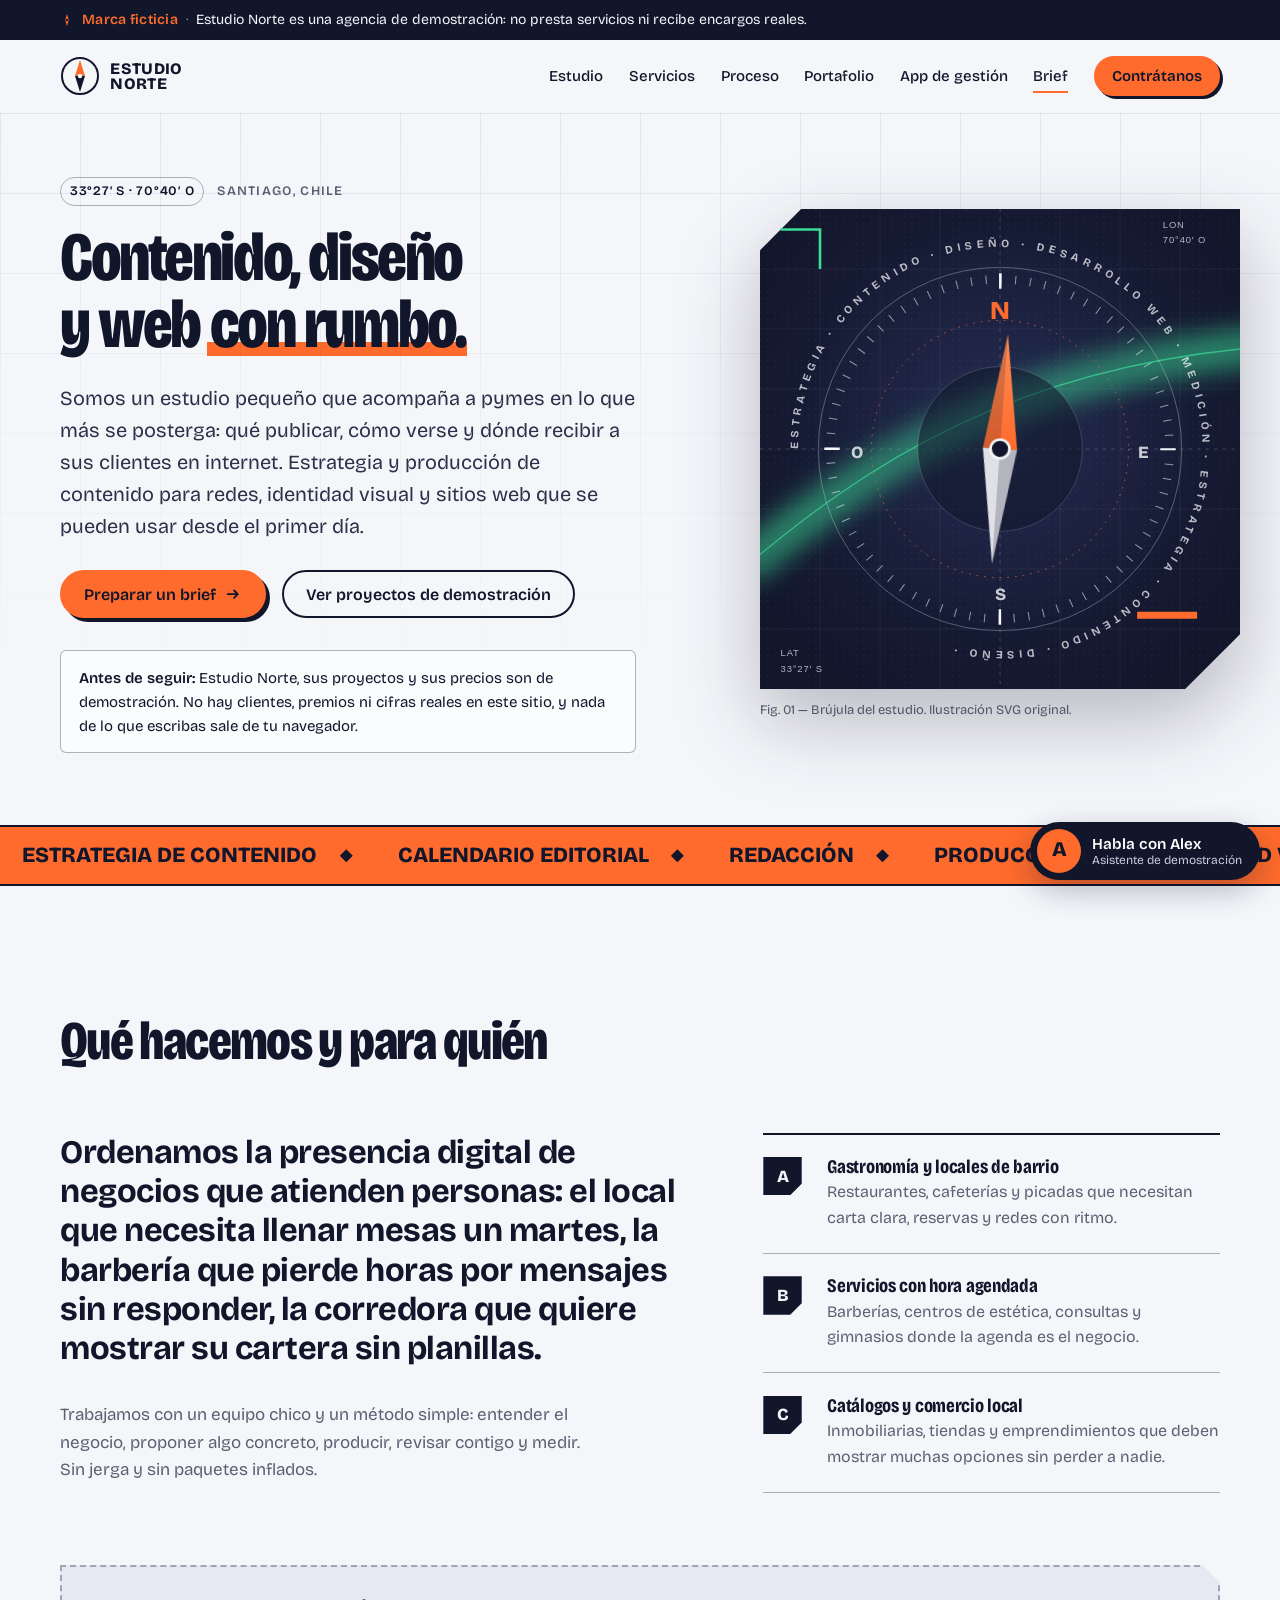
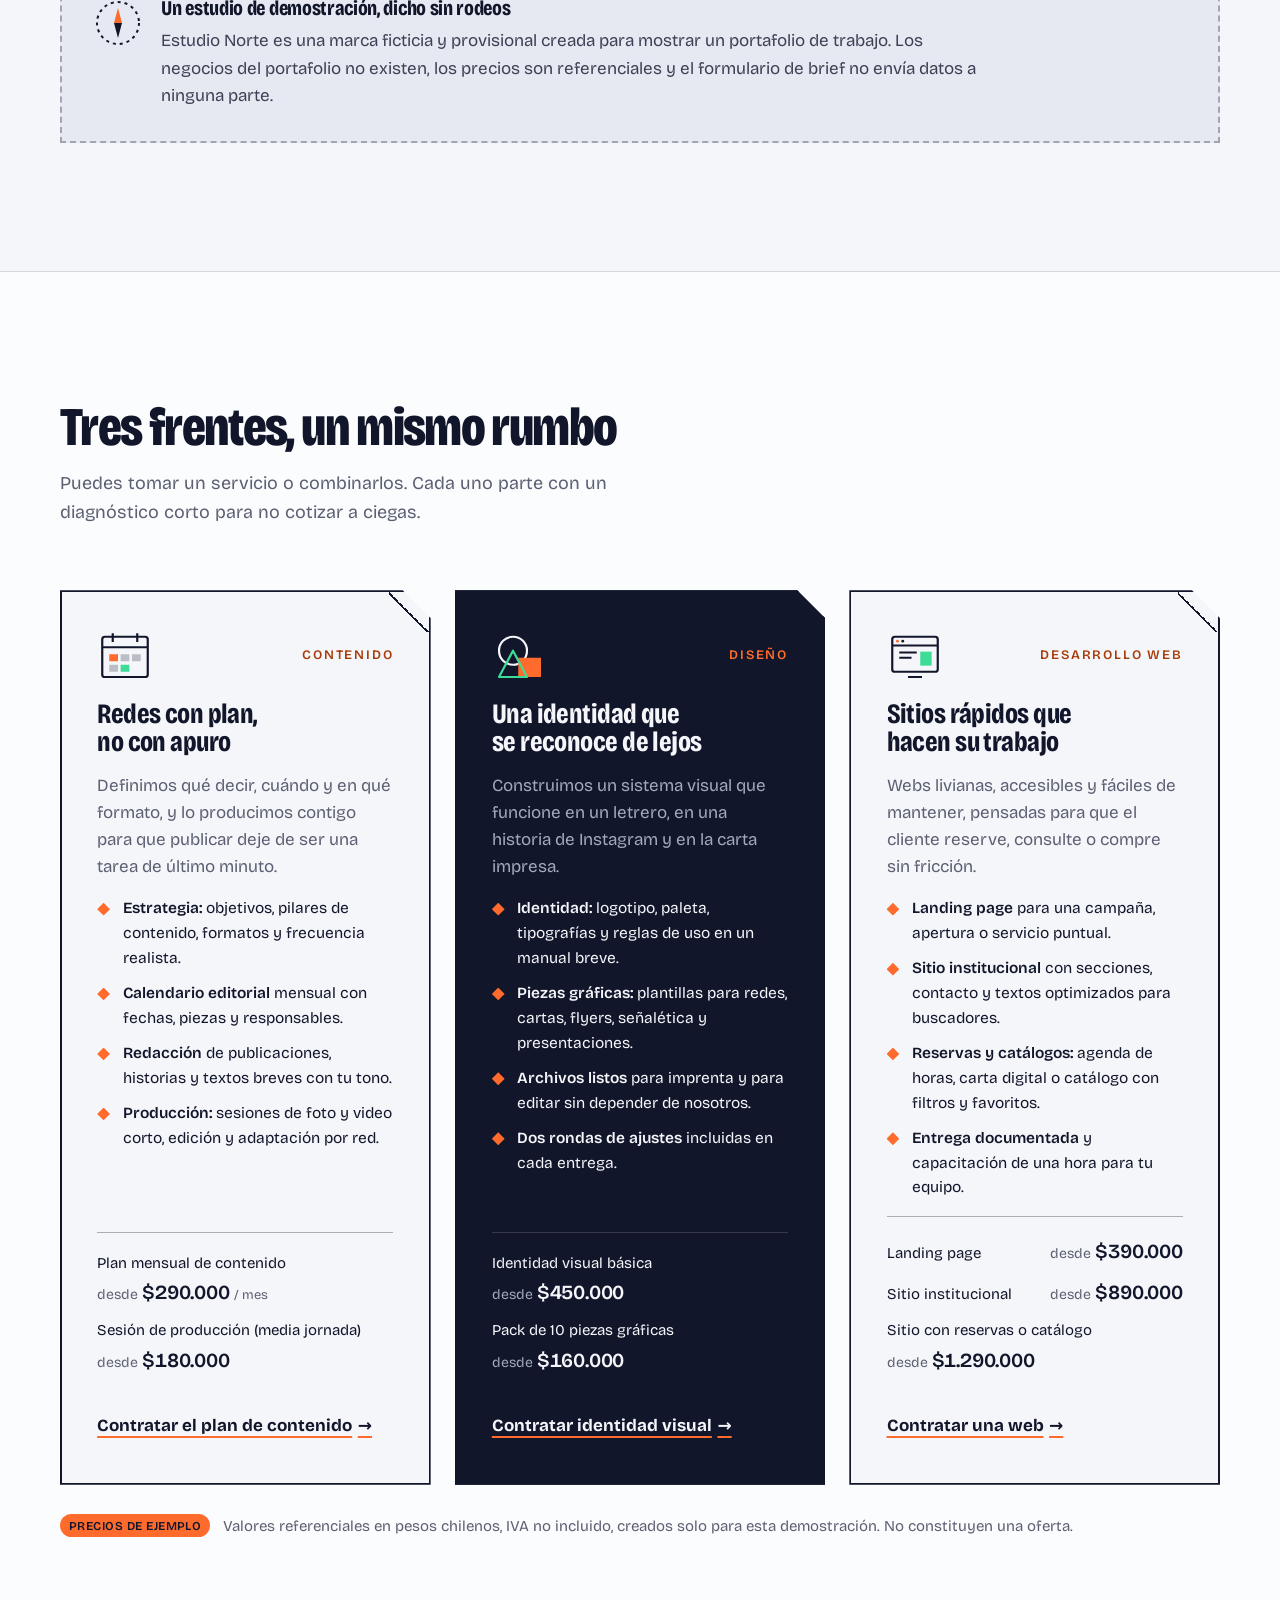
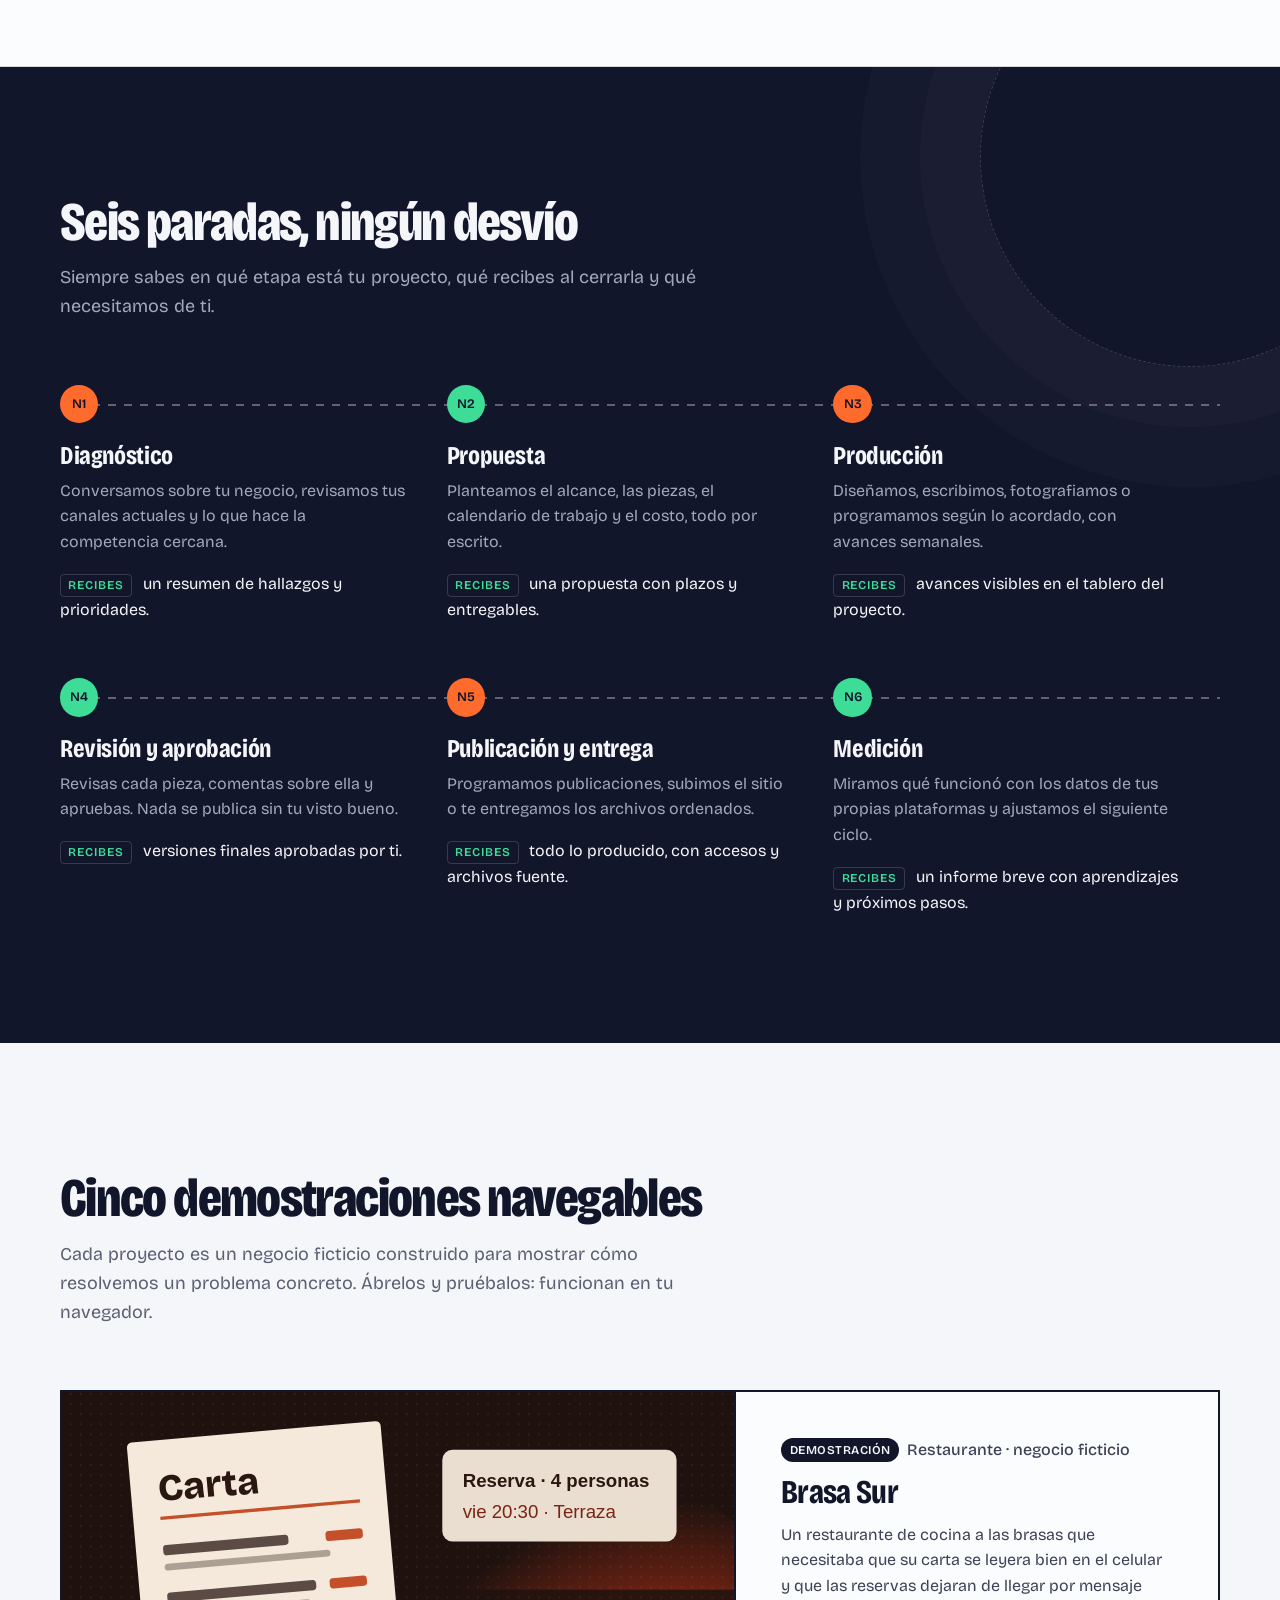
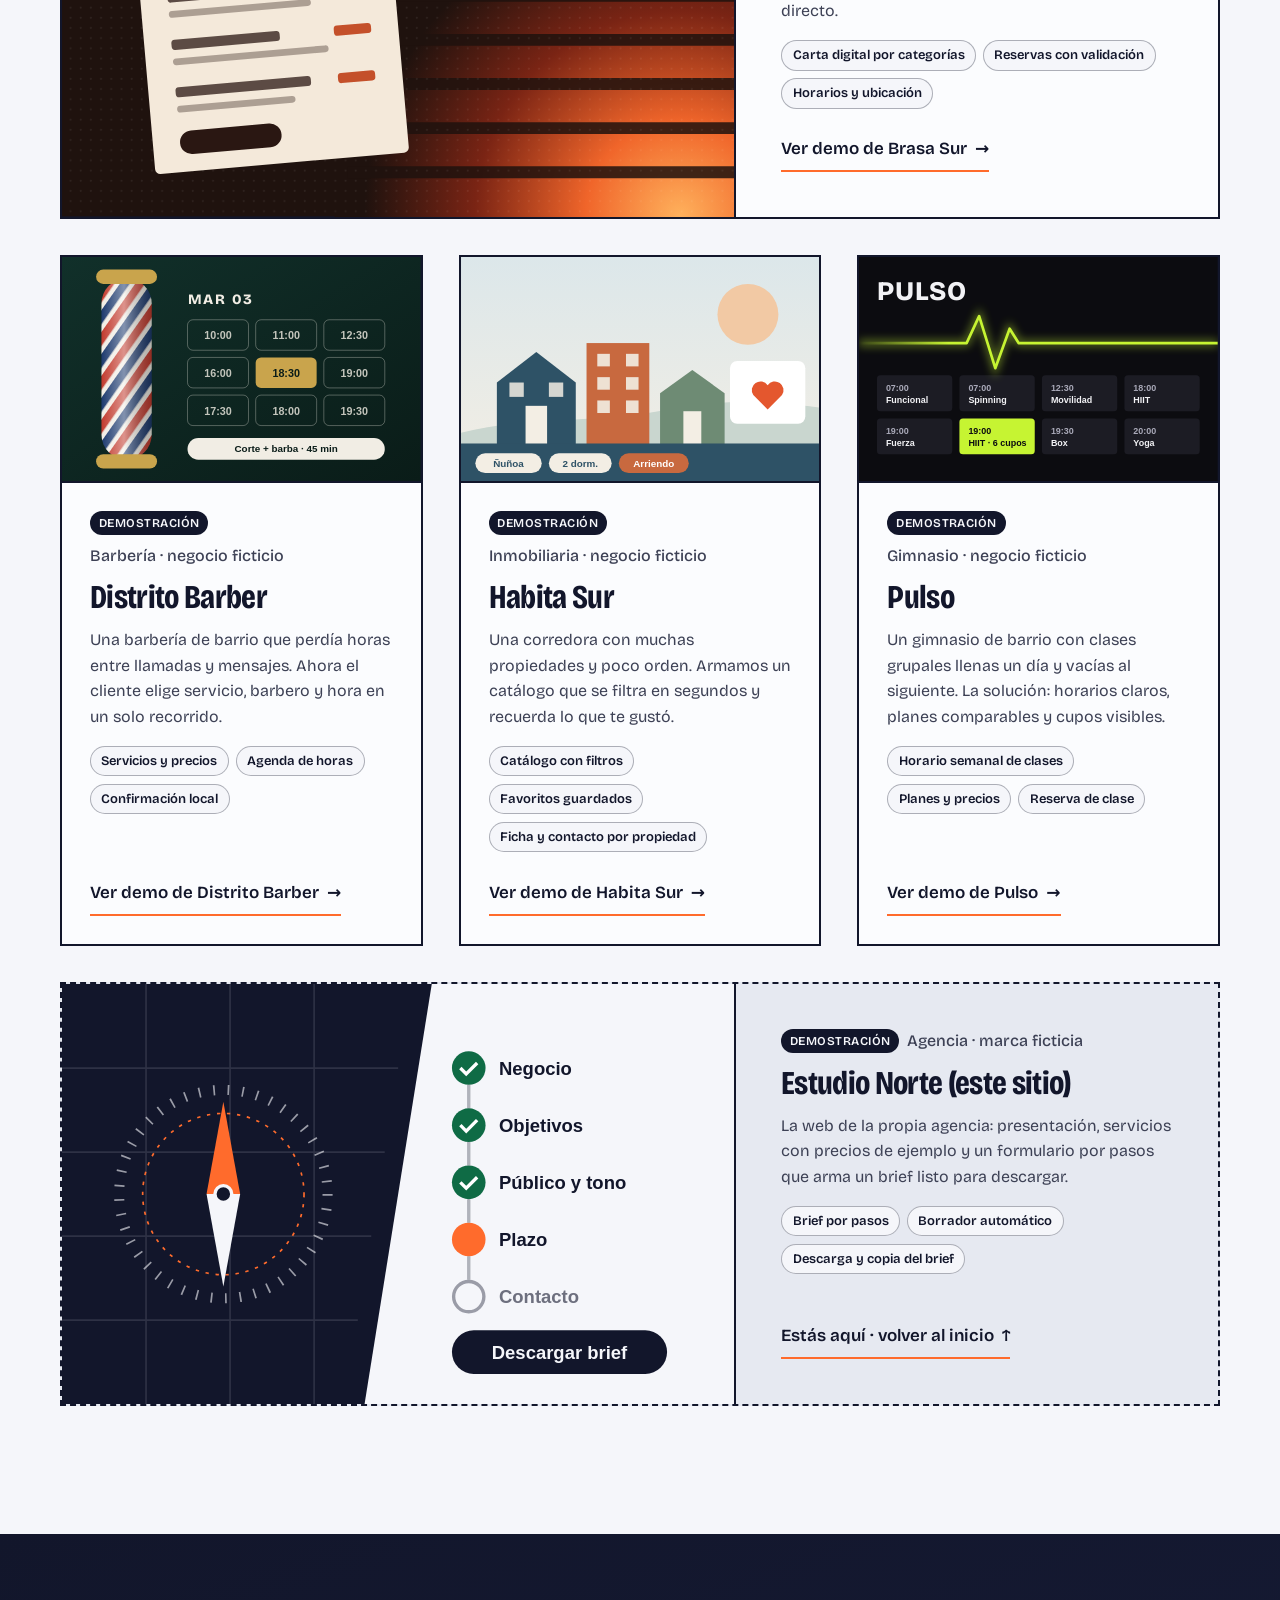
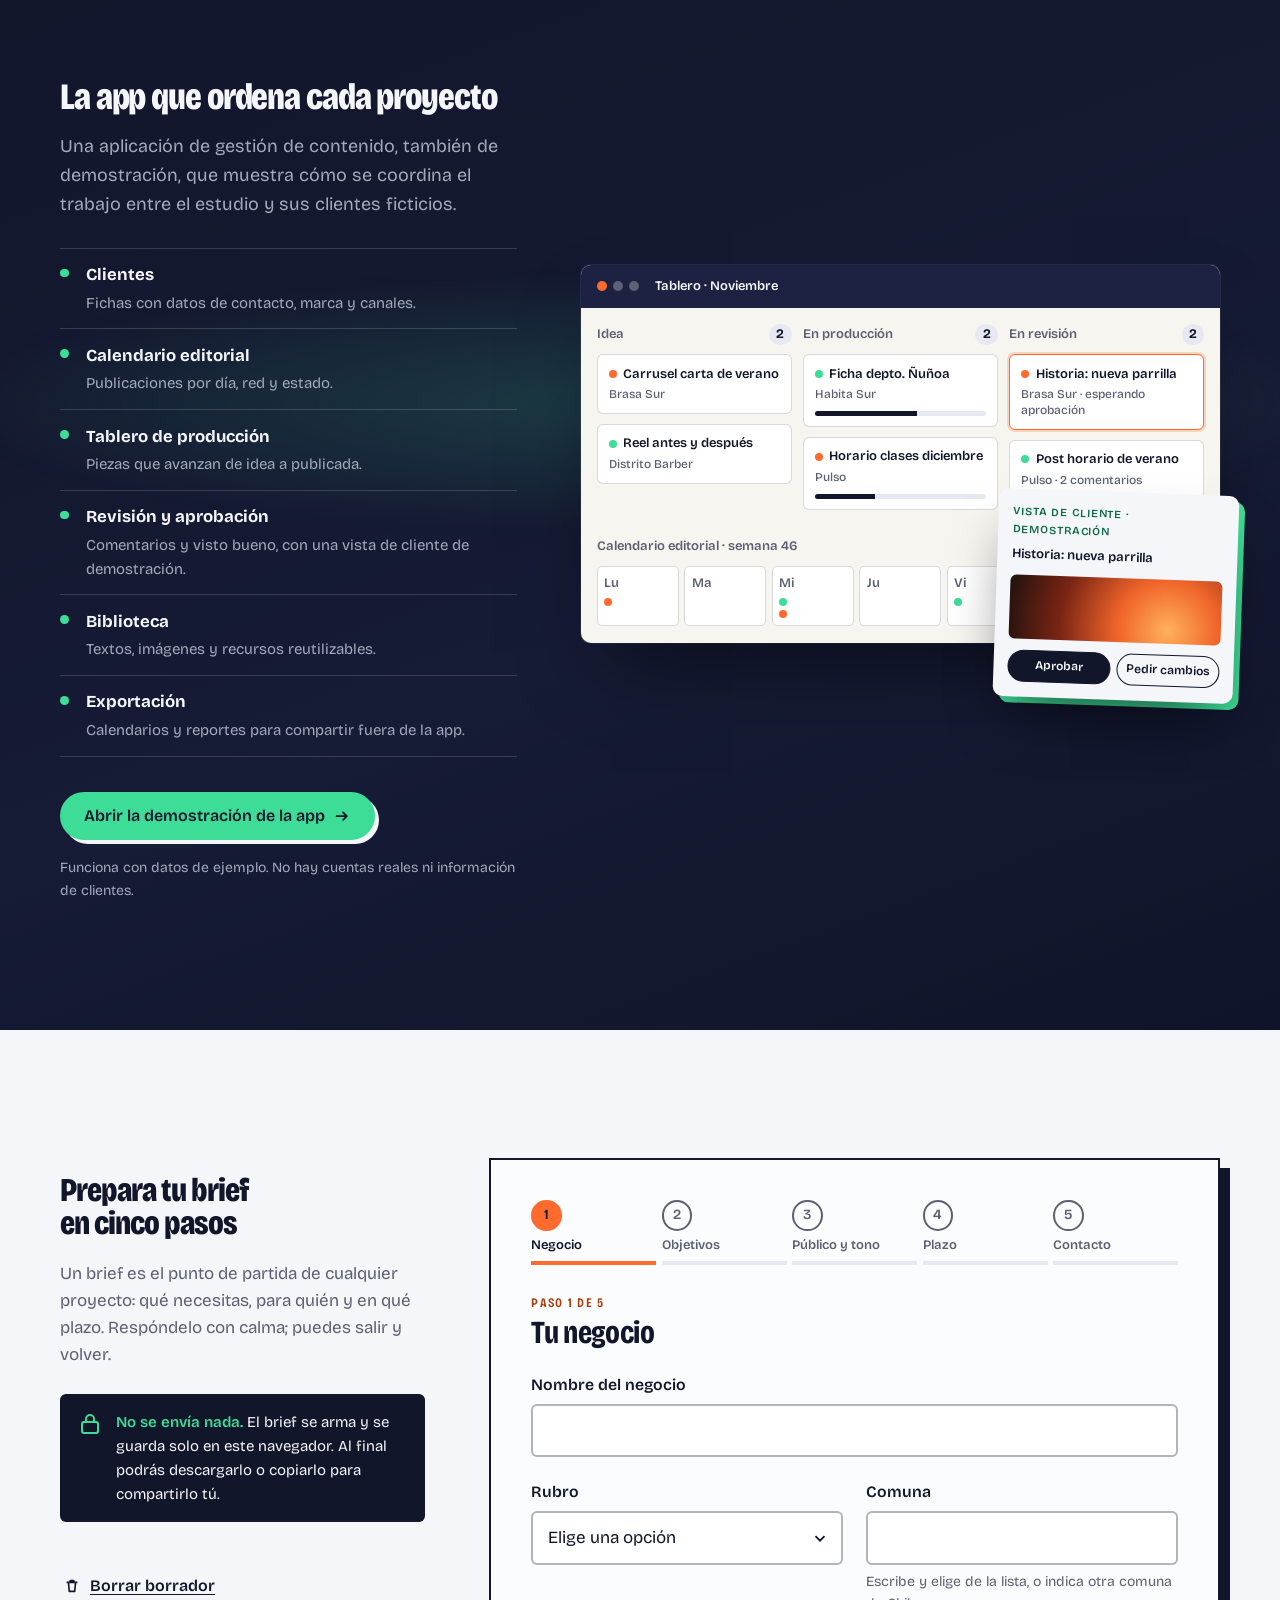
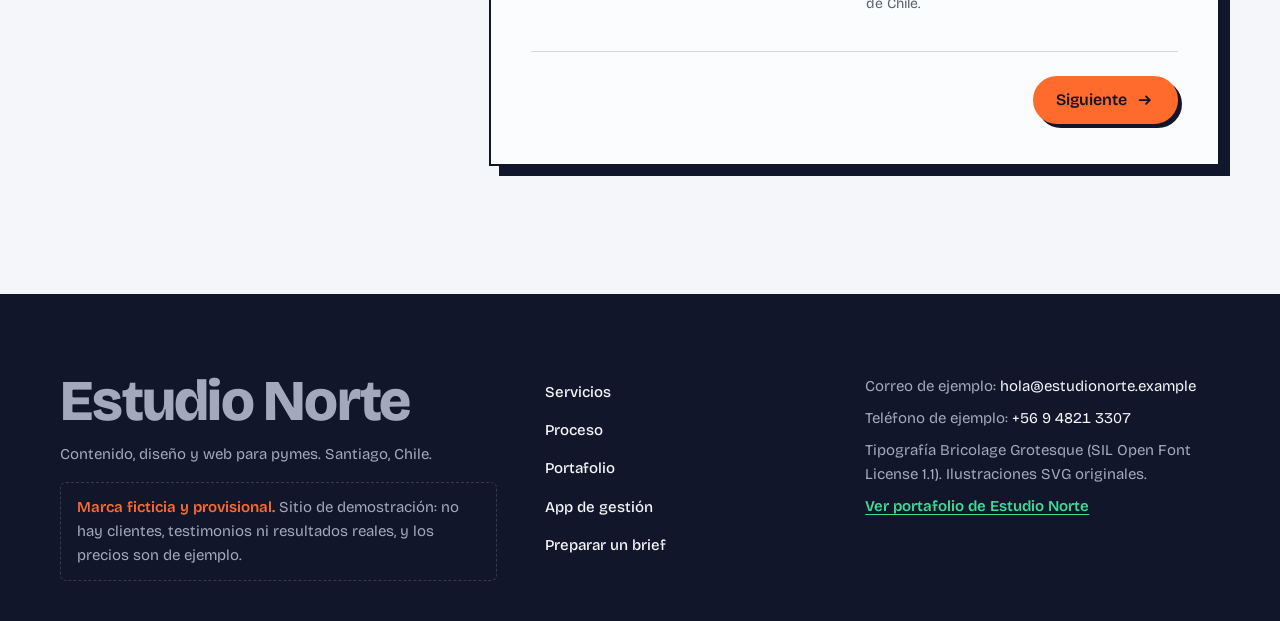
<file: sitios/estudio-norte/index.html>
<!doctype html>
<html lang="es-CL">
<head>
  <meta charset="utf-8">
  <meta name="viewport" content="width=device-width, initial-scale=1">
  <title>Estudio Norte · Contenido, diseño y web para pymes (marca ficticia)</title>
  <meta name="description" content="Estudio Norte es una agencia ficticia de demostración con base en Santiago: estrategia y producción de contenido, diseño de identidad y desarrollo de sitios web para pymes.">
  <meta name="robots" content="noindex">
  <meta name="theme-color" content="#12162B">
  <link rel="icon" href="assets/img/favicon.svg" type="image/svg+xml">
  <link rel="stylesheet" href="styles.css">
  <link rel="stylesheet" href="alex.css">
  <script>document.documentElement.classList.add('js');</script>
  <script src="app.js" defer></script>
  <script src="alex.js" data-brief="#brief" defer></script>
</head>
<body>
  <a class="skip-link" href="#contenido">Saltar al contenido</a>

  <div class="fiction-bar" role="note" aria-label="Aviso de marca ficticia">
    <p>
      <svg class="fiction-bar__icon" viewBox="0 0 16 16" aria-hidden="true" focusable="false"><path d="M8 1 10 8 8 15 6 8Z" fill="currentColor"/><circle cx="8" cy="8" r="1.4" fill="#12162B"/></svg>
      <strong>Marca ficticia</strong>
      <span class="fiction-bar__sep" aria-hidden="true">·</span>
      Estudio Norte es una agencia de demostración: no presta servicios ni recibe encargos reales.
    </p>
  </div>

  <header class="site-header" id="inicio">
    <div class="wrap site-header__inner">
      <a class="brand" href="#contenido" aria-label="Estudio Norte, ir al inicio del contenido">
        <svg class="brand__mark" viewBox="0 0 40 40" aria-hidden="true" focusable="false">
          <circle cx="20" cy="20" r="18" fill="none" stroke="currentColor" stroke-width="2"/>
          <path d="M20 4 25 20H15Z" fill="#FF6B2C"/>
          <path d="M15 20h10l-5 16Z" fill="currentColor"/>
          <circle cx="20" cy="20" r="2.2" fill="#F5F6FA"/>
        </svg>
        <span class="brand__name">Estudio<br>Norte</span>
      </a>

      <button class="nav-toggle" type="button" aria-expanded="false" aria-controls="menu-principal">
        <span class="nav-toggle__bars" aria-hidden="true"><span></span><span></span></span>
        <span class="nav-toggle__label">Menú</span>
      </button>

      <nav class="site-nav" id="menu-principal" aria-label="Principal">
        <ul>
          <li><a href="#estudio">Estudio</a></li>
          <li><a href="#servicios">Servicios</a></li>
          <li><a href="#proceso">Proceso</a></li>
          <li><a href="#portafolio">Portafolio</a></li>
          <li><a href="#app-gestion">App de gestión</a></li>
          <li><a href="#brief">Brief</a></li>
          <li class="site-nav__cta"><a class="btn btn--accent btn--sm" href="../../contratar.html?origen=web-agencia">Contrátanos</a></li>
        </ul>
      </nav>
    </div>
  </header>

  <main id="contenido" tabindex="-1">

    <!-- HERO -->
    <section class="hero" aria-labelledby="hero-title">
      <div class="wrap hero__grid">
        <div class="hero__copy">
          <p class="eyebrow"><span class="coord">33°27′ S · 70°40′ O</span> Santiago, Chile</p>
          <h1 class="hero__title" id="hero-title">
            Contenido, diseño y web <span class="hero__title-accent">con rumbo.</span>
          </h1>
          <p class="hero__lead">
            Somos un estudio pequeño que acompaña a pymes en lo que más se posterga: qué publicar, cómo verse
            y dónde recibir a sus clientes en internet. Estrategia y producción de contenido para redes,
            identidad visual y sitios web que se pueden usar desde el primer día.
          </p>
          <div class="hero__actions">
            <a class="btn btn--accent" href="#brief">Preparar un brief
              <svg viewBox="0 0 20 20" aria-hidden="true" focusable="false"><path d="M4 10h11m-4-4 4 4-4 4" fill="none" stroke="currentColor" stroke-width="2" stroke-linecap="round" stroke-linejoin="round"/></svg>
            </a>
            <a class="btn btn--ghost" href="#portafolio">Ver proyectos de demostración</a>
          </div>
          <div class="hero__notice">
            <p><strong>Antes de seguir:</strong> Estudio Norte, sus proyectos y sus precios son de demostración.
              No hay clientes, premios ni cifras reales en este sitio, y nada de lo que escribas sale de tu navegador.</p>
          </div>
        </div>

        <figure class="hero__art">
          <svg class="compass" viewBox="0 0 560 560" role="img" aria-labelledby="compass-title">
            <title id="compass-title">Brújula gráfica de Estudio Norte: una aguja naranja apunta al norte sobre una retícula de coordenadas, rodeada por las palabras estrategia, contenido, diseño, desarrollo web y medición.</title>
            <defs>
              <radialGradient id="hero-glow" cx="50%" cy="46%" r="62%">
                <stop offset="0" stop-color="#262C52"/>
                <stop offset=".7" stop-color="#151A33"/>
                <stop offset="1" stop-color="#12162B"/>
              </radialGradient>
              <linearGradient id="hero-aurora" x1="0" y1="0" x2="1" y2="1">
                <stop offset="0" stop-color="#3DDC97" stop-opacity="0"/>
                <stop offset=".45" stop-color="#3DDC97" stop-opacity=".55"/>
                <stop offset="1" stop-color="#3DDC97" stop-opacity="0"/>
              </linearGradient>
              <linearGradient id="hero-needle" x1="0" y1="0" x2="0" y2="1">
                <stop offset="0" stop-color="#FF8C55"/>
                <stop offset="1" stop-color="#FF6B2C"/>
              </linearGradient>
              <pattern id="hero-dots" width="8" height="8" patternUnits="userSpaceOnUse">
                <circle cx="1" cy="1" r=".7" fill="#F5F6FA" opacity=".09"/>
              </pattern>
              <filter id="hero-blur" x="-20%" y="-20%" width="140%" height="140%"><feGaussianBlur stdDeviation="14"/></filter>
              <path id="hero-ring" d="M280 280m-236 0a236 236 0 1 1 472 0a236 236 0 1 1-472 0"/>
            </defs>
            <path d="M48 0H560V496L496 560H0V48Z" fill="url(#hero-glow)"/>
            <path d="M48 0H560V496L496 560H0V48Z" fill="url(#hero-dots)"/>
            <g stroke="#F5F6FA" stroke-opacity=".07" stroke-width="1">
              <path d="M0 70H560M0 140H560M0 210H560M0 350H560M0 420H560M0 490H560M70 0V560M140 0V560M210 0V560M350 0V560M420 0V560M490 0V560"/>
            </g>
            <g stroke="#F5F6FA" stroke-opacity=".22" stroke-dasharray="4 6">
              <path d="M0 280H560M280 0V560"/>
            </g>
            <path d="M-20 420C120 300 300 180 600 160" fill="none" stroke="url(#hero-aurora)" stroke-width="46" filter="url(#hero-blur)"/>
            <path d="M-20 420C120 300 300 180 600 160" fill="none" stroke="#3DDC97" stroke-opacity=".7" stroke-width="1.5"/>
            <g class="compass__ring">
              <text font-family="Bricolage Grotesque, sans-serif" font-weight="700" font-size="13" letter-spacing="5.2" fill="#F5F6FA" fill-opacity=".72">
                <textPath href="#hero-ring">ESTRATEGIA · CONTENIDO · DISEÑO · DESARROLLO WEB · MEDICIÓN · ESTRATEGIA · CONTENIDO · DISEÑO ·</textPath>
              </text>
            </g>
            <circle cx="280" cy="280" r="212" fill="none" stroke="#F5F6FA" stroke-opacity=".35"/>
            <circle cx="280" cy="280" r="198" fill="none" stroke="#F5F6FA" stroke-opacity=".55" stroke-width="10" stroke-dasharray="1.2 16.08"/>
            <circle cx="280" cy="280" r="196" fill="none" stroke="#F5F6FA" stroke-width="18" stroke-dasharray="3 304.88" stroke-dashoffset="1.5"/>
            <circle cx="280" cy="280" r="150" fill="none" stroke="#FF6B2C" stroke-opacity=".8" stroke-dasharray="2 7"/>
            <circle cx="280" cy="280" r="96" fill="#12162B" fill-opacity=".55" stroke="#F5F6FA" stroke-opacity=".18"/>
            <g font-family="Bricolage Grotesque, sans-serif" font-weight="800" text-anchor="middle">
              <text x="280" y="128" font-size="30" fill="#FF6B2C">N</text>
              <text x="447" y="291" font-size="20" fill="#F5F6FA" fill-opacity=".8">E</text>
              <text x="280" y="456" font-size="20" fill="#F5F6FA" fill-opacity=".8">S</text>
              <text x="113" y="291" font-size="20" fill="#F5F6FA" fill-opacity=".8">O</text>
            </g>
            <g class="compass__needle">
              <path d="M280 146 300 280H260Z" fill="url(#hero-needle)"/>
              <path d="M280 146 280 280H260Z" fill="#12162B" fill-opacity=".18"/>
              <path d="M260 280H300L280 414Z" fill="#F5F6FA" fill-opacity=".9"/>
              <path d="M280 280H300L280 414Z" fill="#12162B" fill-opacity=".22"/>
              <circle cx="280" cy="280" r="11" fill="#12162B" stroke="#F5F6FA" stroke-width="3"/>
            </g>
            <g font-family="Inter, sans-serif" font-size="11" fill="#F5F6FA" fill-opacity=".72" letter-spacing="1">
              <text x="24" y="540">33°27′ S</text>
              <text x="24" y="522">LAT</text>
              <text x="470" y="40">70°40′ O</text>
              <text x="470" y="22">LON</text>
            </g>
            <path d="M440 470h70v8h-70z" fill="#FF6B2C"/>
            <path d="M24 24h46v46" fill="none" stroke="#3DDC97" stroke-width="3"/>
          </svg>
          <figcaption class="hero__caption">Fig. 01 — Brújula del estudio. Ilustración SVG original.</figcaption>
        </figure>
      </div>

      <div class="ticker" aria-hidden="true">
        <div class="ticker__track">
          <span>Estrategia de contenido</span><span>Calendario editorial</span><span>Redacción</span><span>Producción</span><span>Identidad visual</span><span>Piezas gráficas</span><span>Sitios web</span><span>Landing pages</span><span>Reservas y catálogos</span>
          <span>Estrategia de contenido</span><span>Calendario editorial</span><span>Redacción</span><span>Producción</span><span>Identidad visual</span><span>Piezas gráficas</span><span>Sitios web</span><span>Landing pages</span><span>Reservas y catálogos</span>
        </div>
      </div>
    </section>

    <!-- ESTUDIO -->
    <section class="section studio" id="estudio" aria-labelledby="estudio-title">
      <div class="wrap">
        <header class="section-head">
          <h2 class="section-head__title" id="estudio-title">Qué hacemos y para quién</h2>
        </header>

        <div class="studio__grid">
          <div class="studio__statement">
            <p class="statement">
              Ordenamos la presencia digital de negocios que atienden personas: el local que necesita
              llenar mesas un martes, la barbería que pierde horas por mensajes sin responder,
              la corredora que quiere mostrar su cartera sin planillas.
            </p>
            <p>
              Trabajamos con un equipo chico y un método simple: entender el negocio, proponer algo concreto,
              producir, revisar contigo y medir. Sin jerga y sin paquetes inflados.
            </p>
          </div>

          <ul class="audience" aria-label="Para quién trabajamos">
            <li class="audience__item">
              <span class="audience__n" aria-hidden="true">A</span>
              <h3>Gastronomía y locales de barrio</h3>
              <p>Restaurantes, cafeterías y picadas que necesitan carta clara, reservas y redes con ritmo.</p>
            </li>
            <li class="audience__item">
              <span class="audience__n" aria-hidden="true">B</span>
              <h3>Servicios con hora agendada</h3>
              <p>Barberías, centros de estética, consultas y gimnasios donde la agenda es el negocio.</p>
            </li>
            <li class="audience__item">
              <span class="audience__n" aria-hidden="true">C</span>
              <h3>Catálogos y comercio local</h3>
              <p>Inmobiliarias, tiendas y emprendimientos que deben mostrar muchas opciones sin perder a nadie.</p>
            </li>
          </ul>
        </div>

        <aside class="fiction-card" aria-label="Sobre esta marca">
          <svg viewBox="0 0 48 48" aria-hidden="true" focusable="false"><circle cx="24" cy="24" r="21" fill="none" stroke="currentColor" stroke-width="2" stroke-dasharray="3 4"/><path d="M24 9 28 24H20Z" fill="#FF6B2C"/><path d="M20 24h8l-4 15Z" fill="currentColor"/></svg>
          <div>
            <h3>Un estudio de demostración, dicho sin rodeos</h3>
            <p>Estudio Norte es una marca ficticia y provisional creada para mostrar un portafolio de trabajo.
              Los negocios del portafolio no existen, los precios son referenciales y el formulario de brief
              no envía datos a ninguna parte.</p>
          </div>
        </aside>
      </div>
    </section>

    <!-- SERVICIOS -->
    <section class="section services" id="servicios" aria-labelledby="servicios-title">
      <div class="wrap">
        <header class="section-head">
          <h2 class="section-head__title" id="servicios-title">Tres frentes, un mismo rumbo</h2>
          <p class="section-head__lead">Puedes tomar un servicio o combinarlos. Cada uno parte con un diagnóstico corto para no cotizar a ciegas.</p>
        </header>

        <div class="services__grid">
          <article class="service" aria-labelledby="srv-contenido">
            <div class="service__top">
              <svg class="service__icon" viewBox="0 0 64 64" aria-hidden="true" focusable="false">
                <rect x="6" y="10" width="52" height="46" rx="3" fill="none" stroke="currentColor" stroke-width="2.5"/>
                <path d="M6 22h52M18 6v10M46 6v10" stroke="currentColor" stroke-width="2.5"/>
                <rect x="14" y="30" width="10" height="8" fill="#FF6B2C"/><rect x="27" y="30" width="10" height="8" fill="currentColor" opacity=".25"/><rect x="40" y="30" width="10" height="8" fill="currentColor" opacity=".25"/><rect x="14" y="42" width="10" height="8" fill="currentColor" opacity=".25"/><rect x="27" y="42" width="10" height="8" fill="#3DDC97"/>
              </svg>
              <p class="service__kicker">Contenido</p>
            </div>
            <h3 id="srv-contenido">Redes con plan, no con apuro</h3>
            <p>Definimos qué decir, cuándo y en qué formato, y lo producimos contigo para que publicar deje de ser una tarea de último minuto.</p>
            <ul class="checklist">
              <li><strong>Estrategia:</strong> objetivos, pilares de contenido, formatos y frecuencia realista.</li>
              <li><strong>Calendario editorial</strong> mensual con fechas, piezas y responsables.</li>
              <li><strong>Redacción</strong> de publicaciones, historias y textos breves con tu tono.</li>
              <li><strong>Producción:</strong> sesiones de foto y video corto, edición y adaptación por red.</li>
            </ul>
            <dl class="price-list">
              <div><dt>Plan mensual de contenido</dt><dd>desde <data class="clp" value="290000">$290.000</data> <span>/ mes</span></dd></div>
              <div><dt>Sesión de producción (media jornada)</dt><dd>desde <data class="clp" value="180000">$180.000</data></dd></div>
            </dl>
            <a class="service__hire" href="../../contratar.html?plan=contenido&amp;origen=web-agencia">Contratar el plan de contenido <span aria-hidden="true">→</span></a>
          </article>

          <article class="service service--dark" aria-labelledby="srv-diseno">
            <div class="service__top">
              <svg class="service__icon" viewBox="0 0 64 64" aria-hidden="true" focusable="false">
                <circle cx="24" cy="26" r="16" fill="none" stroke="currentColor" stroke-width="2.5"/>
                <path d="M30 34h26v22H30z" fill="#FF6B2C"/>
                <path d="M8 56 24 26l16 30Z" fill="none" stroke="#3DDC97" stroke-width="2.5" stroke-linejoin="round"/>
              </svg>
              <p class="service__kicker">Diseño</p>
            </div>
            <h3 id="srv-diseno">Una identidad que se reconoce de lejos</h3>
            <p>Construimos un sistema visual que funcione en un letrero, en una historia de Instagram y en la carta impresa.</p>
            <ul class="checklist">
              <li><strong>Identidad:</strong> logotipo, paleta, tipografías y reglas de uso en un manual breve.</li>
              <li><strong>Piezas gráficas:</strong> plantillas para redes, cartas, flyers, señalética y presentaciones.</li>
              <li><strong>Archivos listos</strong> para imprenta y para editar sin depender de nosotros.</li>
              <li><strong>Dos rondas de ajustes</strong> incluidas en cada entrega.</li>
            </ul>
            <dl class="price-list">
              <div><dt>Identidad visual básica</dt><dd>desde <data class="clp" value="450000">$450.000</data></dd></div>
              <div><dt>Pack de 10 piezas gráficas</dt><dd>desde <data class="clp" value="160000">$160.000</data></dd></div>
            </dl>
            <a class="service__hire" href="../../contratar.html?plan=identidad&amp;origen=web-agencia">Contratar identidad visual <span aria-hidden="true">→</span></a>
          </article>

          <article class="service" aria-labelledby="srv-web">
            <div class="service__top">
              <svg class="service__icon" viewBox="0 0 64 64" aria-hidden="true" focusable="false">
                <rect x="6" y="10" width="52" height="40" rx="3" fill="none" stroke="currentColor" stroke-width="2.5"/>
                <path d="M6 20h52" stroke="currentColor" stroke-width="2.5"/>
                <circle cx="12" cy="15" r="1.6" fill="#FF6B2C"/><circle cx="18" cy="15" r="1.6" fill="currentColor"/>
                <path d="M14 28h20M14 34h14" stroke="currentColor" stroke-width="2.5"/>
                <rect x="38" y="27" width="13" height="16" fill="#3DDC97"/>
                <path d="M24 56h16" stroke="currentColor" stroke-width="2.5"/>
              </svg>
              <p class="service__kicker">Desarrollo web</p>
            </div>
            <h3 id="srv-web">Sitios rápidos que hacen su trabajo</h3>
            <p>Webs livianas, accesibles y fáciles de mantener, pensadas para que el cliente reserve, consulte o compre sin fricción.</p>
            <ul class="checklist">
              <li><strong>Landing page</strong> para una campaña, apertura o servicio puntual.</li>
              <li><strong>Sitio institucional</strong> con secciones, contacto y textos optimizados para buscadores.</li>
              <li><strong>Reservas y catálogos:</strong> agenda de horas, carta digital o catálogo con filtros y favoritos.</li>
              <li><strong>Entrega documentada</strong> y capacitación de una hora para tu equipo.</li>
            </ul>
            <dl class="price-list">
              <div><dt>Landing page</dt><dd>desde <data class="clp" value="390000">$390.000</data></dd></div>
              <div><dt>Sitio institucional</dt><dd>desde <data class="clp" value="890000">$890.000</data></dd></div>
              <div><dt>Sitio con reservas o catálogo</dt><dd>desde <data class="clp" value="1290000">$1.290.000</data></dd></div>
            </dl>
            <a class="service__hire" href="../../contratar.html?plan=web&amp;origen=web-agencia">Contratar una web <span aria-hidden="true">→</span></a>
          </article>
        </div>
        <p class="services__note"><span class="tag tag--warn">Precios de ejemplo</span> Valores referenciales en pesos chilenos, IVA no incluido, creados solo para esta demostración. No constituyen una oferta.</p>
      </div>
    </section>

    <!-- PROCESO -->
    <section class="section process" id="proceso" aria-labelledby="proceso-title">
      <div class="wrap">
        <header class="section-head section-head--light">
          <h2 class="section-head__title" id="proceso-title">Seis paradas, ningún desvío</h2>
          <p class="section-head__lead">Siempre sabes en qué etapa está tu proyecto, qué recibes al cerrarla y qué necesitamos de ti.</p>
        </header>

        <ol class="route">
          <li class="route__step">
            <span class="route__coord" aria-hidden="true">N1</span>
            <h3>Diagnóstico</h3>
            <p>Conversamos sobre tu negocio, revisamos tus canales actuales y lo que hace la competencia cercana.</p>
            <p class="route__out"><span>Recibes</span> un resumen de hallazgos y prioridades.</p>
          </li>
          <li class="route__step">
            <span class="route__coord" aria-hidden="true">N2</span>
            <h3>Propuesta</h3>
            <p>Planteamos el alcance, las piezas, el calendario de trabajo y el costo, todo por escrito.</p>
            <p class="route__out"><span>Recibes</span> una propuesta con plazos y entregables.</p>
          </li>
          <li class="route__step">
            <span class="route__coord" aria-hidden="true">N3</span>
            <h3>Producción</h3>
            <p>Diseñamos, escribimos, fotografiamos o programamos según lo acordado, con avances semanales.</p>
            <p class="route__out"><span>Recibes</span> avances visibles en el tablero del proyecto.</p>
          </li>
          <li class="route__step">
            <span class="route__coord" aria-hidden="true">N4</span>
            <h3>Revisión y aprobación</h3>
            <p>Revisas cada pieza, comentas sobre ella y apruebas. Nada se publica sin tu visto bueno.</p>
            <p class="route__out"><span>Recibes</span> versiones finales aprobadas por ti.</p>
          </li>
          <li class="route__step">
            <span class="route__coord" aria-hidden="true">N5</span>
            <h3>Publicación y entrega</h3>
            <p>Programamos publicaciones, subimos el sitio o te entregamos los archivos ordenados.</p>
            <p class="route__out"><span>Recibes</span> todo lo producido, con accesos y archivos fuente.</p>
          </li>
          <li class="route__step">
            <span class="route__coord" aria-hidden="true">N6</span>
            <h3>Medición</h3>
            <p>Miramos qué funcionó con los datos de tus propias plataformas y ajustamos el siguiente ciclo.</p>
            <p class="route__out"><span>Recibes</span> un informe breve con aprendizajes y próximos pasos.</p>
          </li>
        </ol>
      </div>
    </section>

    <!-- PORTAFOLIO -->
    <section class="section portfolio" id="portafolio" aria-labelledby="portafolio-title">
      <div class="wrap">
        <header class="section-head">
          <h2 class="section-head__title" id="portafolio-title">Cinco demostraciones navegables</h2>
          <p class="section-head__lead">Cada proyecto es un negocio ficticio construido para mostrar cómo resolvemos un problema concreto. Ábrelos y pruébalos: funcionan en tu navegador.</p>
        </header>

        <ul class="cases">
          <li class="case case--wide">
            <article aria-labelledby="case-brasa">
              <div class="case__art">
                <svg viewBox="0 0 400 250" preserveAspectRatio="xMidYMid slice" role="img" aria-label="Composición de Brasa Sur: una carta impresa inclinada sobre un fondo de brasas naranjas y parrilla oscura.">
                  <defs>
                    <radialGradient id="bs-ember" cx="72%" cy="70%" r="62%">
                      <stop offset="0" stop-color="#FFB15C"/><stop offset=".3" stop-color="#F0652A"/><stop offset=".65" stop-color="#7A2414"/><stop offset="1" stop-color="#1F120E"/>
                    </radialGradient>
                    <pattern id="bs-grain" width="6" height="6" patternUnits="userSpaceOnUse"><circle cx="1" cy="1" r=".6" fill="#fff" opacity=".07"/></pattern>
                  </defs>
                  <rect width="400" height="250" fill="#1F120E"/>
                  <circle cx="300" cy="190" r="150" fill="url(#bs-ember)"/>
                  <g stroke="#1F120E" stroke-width="7" opacity=".85"><path d="M170 120H400M170 146H400M170 172H400M170 198H400M170 224H400"/></g>
                  <rect width="400" height="250" fill="url(#bs-grain)"/>
                  <g transform="translate(40 30) rotate(-5)">
                    <rect width="150" height="196" rx="3" fill="#F4E9DA"/>
                    <text x="16" y="36" font-family="Bricolage Grotesque, sans-serif" font-weight="800" font-size="22" fill="#2A1712">Carta</text>
                    <path d="M16 46h118" stroke="#C4502A" stroke-width="2"/>
                    <g fill="#2A1712" opacity=".75"><rect x="16" y="62" width="74" height="6" rx="2"/><rect x="16" y="90" width="88" height="6" rx="2"/><rect x="16" y="118" width="64" height="6" rx="2"/><rect x="16" y="146" width="80" height="6" rx="2"/></g>
                    <g fill="#2A1712" opacity=".35"><rect x="16" y="73" width="98" height="4" rx="2"/><rect x="16" y="101" width="84" height="4" rx="2"/><rect x="16" y="129" width="92" height="4" rx="2"/><rect x="16" y="157" width="70" height="4" rx="2"/></g>
                    <g fill="#C4502A"><rect x="112" y="62" width="22" height="6" rx="2"/><rect x="112" y="90" width="22" height="6" rx="2"/><rect x="112" y="118" width="22" height="6" rx="2"/><rect x="112" y="146" width="22" height="6" rx="2"/></g>
                    <rect x="16" y="172" width="60" height="14" rx="7" fill="#2A1712"/>
                  </g>
                  <g transform="translate(226 34)">
                    <rect width="138" height="54" rx="6" fill="#F4E9DA" opacity=".95"/>
                    <text x="12" y="22" font-family="Inter, sans-serif" font-size="11" font-weight="600" fill="#2A1712">Reserva · 4 personas</text>
                    <text x="12" y="40" font-family="Inter, sans-serif" font-size="11" fill="#7A2414">vie 20:30 · Terraza</text>
                  </g>
                </svg>
              </div>
              <div class="case__body">
                <p class="case__meta"><span class="tag">Demostración</span> Restaurante · negocio ficticio</p>
                <h3 id="case-brasa">Brasa Sur</h3>
                <p>Un restaurante de cocina a las brasas que necesitaba que su carta se leyera bien en el celular y que las reservas dejaran de llegar por mensaje directo.</p>
                <ul class="case__solved" aria-label="Qué se resolvió">
                  <li>Carta digital por categorías</li><li>Reservas con validación</li><li>Horarios y ubicación</li>
                </ul>
                <a class="case__link" href="../brasa-sur/index.html">Ver demo de Brasa Sur <span aria-hidden="true">→</span></a>
              </div>
            </article>
          </li>

          <li class="case">
            <article aria-labelledby="case-barber">
              <div class="case__art">
                <svg viewBox="0 0 400 250" role="img" aria-label="Composición de Distrito Barber: un poste de barbería a rayas junto a una grilla de horas con una hora seleccionada.">
                  <defs>
                    <pattern id="db-stripes" width="28" height="28" patternUnits="userSpaceOnUse" patternTransform="rotate(35)">
                      <rect width="28" height="28" fill="#F1EDE4"/><rect width="9" height="28" fill="#C23B2E"/><rect x="14" width="9" height="28" fill="#1D3A6E"/>
                    </pattern>
                    <linearGradient id="db-bg" x1="0" y1="0" x2="1" y2="1"><stop offset="0" stop-color="#11302A"/><stop offset="1" stop-color="#0A1C18"/></linearGradient>
                    <linearGradient id="db-shine" x1="0" x2="1"><stop offset="0" stop-color="#fff" stop-opacity="0"/><stop offset=".45" stop-color="#fff" stop-opacity=".45"/><stop offset="1" stop-color="#000" stop-opacity=".25"/></linearGradient>
                  </defs>
                  <rect width="400" height="250" fill="url(#db-bg)"/>
                  <rect x="44" y="24" width="56" height="202" rx="28" fill="url(#db-stripes)"/>
                  <rect x="44" y="24" width="56" height="202" rx="28" fill="url(#db-shine)"/>
                  <rect x="38" y="14" width="68" height="16" rx="8" fill="#C9A44C"/><rect x="38" y="220" width="68" height="16" rx="8" fill="#C9A44C"/>
                  <text x="140" y="52" font-family="Bricolage Grotesque, sans-serif" font-weight="800" font-size="16" fill="#F1EDE4" letter-spacing="2">MAR 03</text>
                  <g font-family="Inter, sans-serif" font-size="12" font-weight="600">
                    <g fill="none" stroke="#F1EDE4" stroke-opacity=".35">
                      <rect x="140" y="70" width="68" height="34" rx="6"/><rect x="216" y="70" width="68" height="34" rx="6"/><rect x="292" y="70" width="68" height="34" rx="6"/>
                      <rect x="140" y="112" width="68" height="34" rx="6"/><rect x="292" y="112" width="68" height="34" rx="6"/>
                      <rect x="140" y="154" width="68" height="34" rx="6"/><rect x="216" y="154" width="68" height="34" rx="6"/><rect x="292" y="154" width="68" height="34" rx="6"/>
                    </g>
                    <rect x="216" y="112" width="68" height="34" rx="6" fill="#C9A44C"/>
                    <g fill="#F1EDE4" fill-opacity=".8" text-anchor="middle">
                      <text x="174" y="92">10:00</text><text x="250" y="92">11:00</text><text x="326" y="92">12:30</text>
                      <text x="174" y="134">16:00</text><text x="326" y="134">19:00</text>
                      <text x="174" y="176">17:30</text><text x="250" y="176">18:00</text><text x="326" y="176">19:30</text>
                    </g>
                    <text x="250" y="134" text-anchor="middle" fill="#0A1C18">18:30</text>
                  </g>
                  <rect x="140" y="202" width="220" height="24" rx="12" fill="#F1EDE4"/>
                  <text x="250" y="218" text-anchor="middle" font-family="Inter, sans-serif" font-size="11" font-weight="600" fill="#0A1C18">Corte + barba · 45 min</text>
                </svg>
              </div>
              <div class="case__body">
                <p class="case__meta"><span class="tag">Demostración</span> Barbería · negocio ficticio</p>
                <h3 id="case-barber">Distrito Barber</h3>
                <p>Una barbería de barrio que perdía horas entre llamadas y mensajes. Ahora el cliente elige servicio, barbero y hora en un solo recorrido.</p>
                <ul class="case__solved" aria-label="Qué se resolvió">
                  <li>Servicios y precios</li><li>Agenda de horas</li><li>Confirmación local</li>
                </ul>
                <a class="case__link" href="../distrito-barber/index.html">Ver demo de Distrito Barber <span aria-hidden="true">→</span></a>
              </div>
            </article>
          </li>

          <li class="case">
            <article aria-labelledby="case-habita">
              <div class="case__art">
                <svg viewBox="0 0 400 250" role="img" aria-label="Composición de Habita Sur: siluetas de casas y edificios con filtros de búsqueda y un corazón de favorito.">
                  <defs>
                    <linearGradient id="hs-sky" x1="0" y1="0" x2="0" y2="1"><stop offset="0" stop-color="#DCE7EA"/><stop offset="1" stop-color="#F3EEE4"/></linearGradient>
                  </defs>
                  <rect width="400" height="250" fill="url(#hs-sky)"/>
                  <circle cx="320" cy="64" r="34" fill="#F2C9A4"/>
                  <path d="M0 196C80 176 150 186 220 172S340 160 400 168V250H0Z" fill="#C9D6CF"/>
                  <g>
                    <path d="M40 210V140l44-34 44 34v70Z" fill="#2E5266"/><rect x="72" y="166" width="24" height="44" fill="#F3EEE4"/><rect x="54" y="140" width="16" height="16" fill="#F3EEE4" opacity=".85"/><rect x="98" y="140" width="16" height="16" fill="#F3EEE4" opacity=".85"/>
                    <rect x="140" y="96" width="70" height="114" fill="#C8693F"/>
                    <g fill="#F3EEE4" opacity=".9"><rect x="152" y="108" width="14" height="14"/><rect x="184" y="108" width="14" height="14"/><rect x="152" y="134" width="14" height="14"/><rect x="184" y="134" width="14" height="14"/><rect x="152" y="160" width="14" height="14"/><rect x="184" y="160" width="14" height="14"/></g>
                    <path d="M222 210v-58l36-26 36 26v58Z" fill="#6E8B74"/><rect x="248" y="172" width="20" height="38" fill="#F3EEE4"/>
                  </g>
                  <rect x="0" y="208" width="400" height="42" fill="#2E5266"/>
                  <g font-family="Inter, sans-serif" font-size="11" font-weight="600">
                    <rect x="16" y="219" width="74" height="22" rx="11" fill="#F3EEE4"/><text x="53" y="234" text-anchor="middle" fill="#2E5266">Ñuñoa</text>
                    <rect x="98" y="219" width="70" height="22" rx="11" fill="#F3EEE4"/><text x="133" y="234" text-anchor="middle" fill="#2E5266">2 dorm.</text>
                    <rect x="176" y="219" width="78" height="22" rx="11" fill="#C8693F"/><text x="215" y="234" text-anchor="middle" fill="#fff">Arriendo</text>
                  </g>
                  <g transform="translate(300 116)">
                    <rect width="84" height="70" rx="8" fill="#fff"/>
                    <path d="M42 54 26 38a9 9 0 0 1 16-11 9 9 0 0 1 16 11Z" fill="#E4572E"/>
                  </g>
                </svg>
              </div>
              <div class="case__body">
                <p class="case__meta"><span class="tag">Demostración</span> Inmobiliaria · negocio ficticio</p>
                <h3 id="case-habita">Habita Sur</h3>
                <p>Una corredora con muchas propiedades y poco orden. Armamos un catálogo que se filtra en segundos y recuerda lo que te gustó.</p>
                <ul class="case__solved" aria-label="Qué se resolvió">
                  <li>Catálogo con filtros</li><li>Favoritos guardados</li><li>Ficha y contacto por propiedad</li>
                </ul>
                <a class="case__link" href="../habita-sur/index.html">Ver demo de Habita Sur <span aria-hidden="true">→</span></a>
              </div>
            </article>
          </li>

          <li class="case">
            <article aria-labelledby="case-pulso">
              <div class="case__art">
                <svg viewBox="0 0 400 250" role="img" aria-label="Composición de Pulso: una línea de pulso verde lima cruza una grilla semanal de clases sobre fondo negro.">
                  <defs>
                    <linearGradient id="pl-fade" x1="0" x2="1"><stop offset="0" stop-color="#C6F432" stop-opacity="0"/><stop offset=".25" stop-color="#C6F432"/><stop offset="1" stop-color="#C6F432"/></linearGradient>
                    <filter id="pl-glow" x="-10%" y="-50%" width="120%" height="200%"><feGaussianBlur stdDeviation="5"/></filter>
                  </defs>
                  <rect width="400" height="250" fill="#0C0C10"/>
                  <g font-family="Inter, sans-serif" font-size="10" font-weight="600">
                    <g fill="#1C1C24">
                      <rect x="20" y="132" width="84" height="40" rx="4"/><rect x="112" y="132" width="84" height="40" rx="4"/><rect x="204" y="132" width="84" height="40" rx="4"/><rect x="296" y="132" width="84" height="40" rx="4"/>
                      <rect x="20" y="180" width="84" height="40" rx="4"/><rect x="204" y="180" width="84" height="40" rx="4"/><rect x="296" y="180" width="84" height="40" rx="4"/>
                    </g>
                    <rect x="112" y="180" width="84" height="40" rx="4" fill="#C6F432"/>
                    <g fill="#A9A9B8"><text x="30" y="149">07:00</text><text x="122" y="149">07:00</text><text x="214" y="149">12:30</text><text x="306" y="149">18:00</text><text x="30" y="197">19:00</text><text x="214" y="197">19:30</text><text x="306" y="197">20:00</text></g>
                    <g fill="#F2F2F5"><text x="30" y="163">Funcional</text><text x="122" y="163">Spinning</text><text x="214" y="163">Movilidad</text><text x="306" y="163">HIIT</text><text x="30" y="211">Fuerza</text><text x="214" y="211">Box</text><text x="306" y="211">Yoga</text></g>
                    <text x="122" y="197" fill="#0C0C10">19:00</text><text x="122" y="211" fill="#0C0C10">HIIT · 6 cupos</text>
                  </g>
                  <text x="20" y="48" font-family="Bricolage Grotesque, sans-serif" font-weight="800" font-size="30" fill="#F2F2F5" letter-spacing="1">PULSO</text>
                  <path d="M0 96H120l14-30 18 58 16-44 10 16H400" fill="none" stroke="#C6F432" stroke-width="7" opacity=".45" filter="url(#pl-glow)"/>
                  <path d="M0 96H120l14-30 18 58 16-44 10 16H400" fill="none" stroke="url(#pl-fade)" stroke-width="3" stroke-linejoin="round"/>
                </svg>
              </div>
              <div class="case__body">
                <p class="case__meta"><span class="tag">Demostración</span> Gimnasio · negocio ficticio</p>
                <h3 id="case-pulso">Pulso</h3>
                <p>Un gimnasio de barrio con clases grupales llenas un día y vacías al siguiente. La solución: horarios claros, planes comparables y cupos visibles.</p>
                <ul class="case__solved" aria-label="Qué se resolvió">
                  <li>Horario semanal de clases</li><li>Planes y precios</li><li>Reserva de clase</li>
                </ul>
                <a class="case__link" href="../pulso/index.html">Ver demo de Pulso <span aria-hidden="true">→</span></a>
              </div>
            </article>
          </li>

          <li class="case case--self">
            <article aria-labelledby="case-norte">
              <div class="case__art">
                <svg viewBox="0 0 400 250" preserveAspectRatio="xMidYMid slice" role="img" aria-label="Composición de Estudio Norte: una brújula pequeña junto a un formulario por pasos con tres etapas completadas.">
                  <rect width="400" height="250" fill="#F5F6FA"/>
                  <path d="M0 0H220L180 250H0Z" fill="#12162B"/>
                  <g stroke="#F5F6FA" stroke-opacity=".12"><path d="M0 50H200M0 100H192M0 150H184M0 200H176M50 0V250M100 0V250M150 0V250"/></g>
                  <circle cx="96" cy="125" r="62" fill="none" stroke="#F5F6FA" stroke-opacity=".6" stroke-width="6" stroke-dasharray="1 7.66"/>
                  <circle cx="96" cy="125" r="48" fill="none" stroke="#FF6B2C" stroke-dasharray="2 4"/>
                  <path d="M96 70 106 125H86Z" fill="#FF6B2C"/><path d="M86 125h20l-10 55Z" fill="#F5F6FA"/>
                  <circle cx="96" cy="125" r="5" fill="#12162B" stroke="#F5F6FA" stroke-width="2"/>
                  <g font-family="Inter, sans-serif" font-size="11" font-weight="600">
                    <g transform="translate(232 40)">
                      <circle cx="10" cy="10" r="10" fill="#0F6B45"/><path d="m5 10 3.5 3.5L15 7" fill="none" stroke="#fff" stroke-width="2"/>
                      <text x="28" y="14" fill="#12162B">Negocio</text>
                      <circle cx="10" cy="44" r="10" fill="#0F6B45"/><path d="m5 44 3.5 3.5L15 41" fill="none" stroke="#fff" stroke-width="2"/>
                      <text x="28" y="48" fill="#12162B">Objetivos</text>
                      <circle cx="10" cy="78" r="10" fill="#0F6B45"/><path d="m5 78 3.5 3.5L15 75" fill="none" stroke="#fff" stroke-width="2"/>
                      <text x="28" y="82" fill="#12162B">Público y tono</text>
                      <circle cx="10" cy="112" r="10" fill="#FF6B2C"/>
                      <text x="28" y="116" fill="#12162B">Plazo</text>
                      <circle cx="10" cy="146" r="9" fill="none" stroke="#12162B" stroke-opacity=".4" stroke-width="2"/>
                      <text x="28" y="150" fill="#12162B" fill-opacity=".6">Contacto</text>
                      <path d="M10 20v14M10 54v14M10 88v14M10 122v14" stroke="#12162B" stroke-opacity=".3" stroke-width="2"/>
                    </g>
                    <rect x="232" y="206" width="128" height="26" rx="13" fill="#12162B"/>
                    <text x="296" y="223" text-anchor="middle" fill="#F5F6FA">Descargar brief</text>
                  </g>
                </svg>
              </div>
              <div class="case__body">
                <p class="case__meta"><span class="tag">Demostración</span> Agencia · marca ficticia</p>
                <h3 id="case-norte">Estudio Norte (este sitio)</h3>
                <p>La web de la propia agencia: presentación, servicios con precios de ejemplo y un formulario por pasos que arma un brief listo para descargar.</p>
                <ul class="case__solved" aria-label="Qué se resolvió">
                  <li>Brief por pasos</li><li>Borrador automático</li><li>Descarga y copia del brief</li>
                </ul>
                <a class="case__link" href="./index.html">Estás aquí · volver al inicio <span aria-hidden="true">↑</span></a>
              </div>
            </article>
          </li>
        </ul>
      </div>
    </section>

    <!-- APP DE GESTIÓN -->
    <section class="section appdemo" id="app-gestion" aria-labelledby="app-title">
      <div class="wrap appdemo__grid">
        <div class="appdemo__copy">
          <h2 class="appdemo__title" id="app-title">La app que ordena cada proyecto</h2>
          <p class="appdemo__lead">Una aplicación de gestión de contenido, también de demostración, que muestra cómo se coordina el trabajo entre el estudio y sus clientes ficticios.</p>
          <ul class="modules">
            <li><strong>Clientes</strong><span>Fichas con datos de contacto, marca y canales.</span></li>
            <li><strong>Calendario editorial</strong><span>Publicaciones por día, red y estado.</span></li>
            <li><strong>Tablero de producción</strong><span>Piezas que avanzan de idea a publicada.</span></li>
            <li><strong>Revisión y aprobación</strong><span>Comentarios y visto bueno, con una vista de cliente de demostración.</span></li>
            <li><strong>Biblioteca</strong><span>Textos, imágenes y recursos reutilizables.</span></li>
            <li><strong>Exportación</strong><span>Calendarios y reportes para compartir fuera de la app.</span></li>
          </ul>
          <a class="btn btn--aurora" href="../../index.html#app">Abrir la demostración de la app
            <svg viewBox="0 0 20 20" aria-hidden="true" focusable="false"><path d="M4 10h11m-4-4 4 4-4 4" fill="none" stroke="currentColor" stroke-width="2" stroke-linecap="round" stroke-linejoin="round"/></svg>
          </a>
          <p class="appdemo__fine">Funciona con datos de ejemplo. No hay cuentas reales ni información de clientes.</p>
        </div>

        <div class="appdemo__visual" aria-hidden="true">
        <div class="board">
          <div class="board__bar"><span></span><span></span><span></span><p>Tablero · Noviembre</p></div>
          <div class="board__cols">
            <div class="board__col">
              <p class="board__head">Idea <b>2</b></p>
              <div class="board__card"><i class="dot dot--o"></i>Carrusel carta de verano<small>Brasa Sur</small></div>
              <div class="board__card"><i class="dot dot--g"></i>Reel antes y después<small>Distrito Barber</small></div>
            </div>
            <div class="board__col">
              <p class="board__head">En producción <b>2</b></p>
              <div class="board__card"><i class="dot dot--g"></i>Ficha depto. Ñuñoa<small>Habita Sur</small><em class="bar"><span style="width:60%"></span></em></div>
              <div class="board__card"><i class="dot dot--o"></i>Horario clases diciembre<small>Pulso</small><em class="bar"><span style="width:35%"></span></em></div>
            </div>
            <div class="board__col">
              <p class="board__head">En revisión <b>2</b></p>
              <div class="board__card board__card--hl"><i class="dot dot--o"></i>Historia: nueva parrilla<small>Brasa Sur · esperando aprobación</small></div>
              <div class="board__card"><i class="dot dot--g"></i>Post horario de verano<small>Pulso · 2 comentarios</small></div>
            </div>
          </div>
          <div class="board__cal">
            <p class="board__head">Calendario editorial · semana 46</p>
            <div class="board__week">
              <span>Lu<i class="dot dot--o"></i></span><span>Ma</span><span>Mi<i class="dot dot--g"></i><i class="dot dot--o"></i></span><span>Ju</span><span>Vi<i class="dot dot--g"></i></span><span>Sá<i class="dot dot--o"></i></span><span>Do</span>
            </div>
          </div>
        </div>
        <div class="approve">
          <p class="approve__tag">Vista de cliente · demostración</p>
          <p class="approve__title">Historia: nueva parrilla</p>
          <div class="approve__thumb"></div>
          <div class="approve__btns"><span class="approve__ok">Aprobar</span><span>Pedir cambios</span></div>
        </div>
        </div>
      </div>
    </section>

    <!-- BRIEF -->
    <section class="section brief" id="brief" aria-labelledby="brief-title">
      <div class="wrap brief__grid">
        <div class="brief__intro">
          <h2 class="section-head__title" id="brief-title">Prepara tu brief en cinco pasos</h2>
          <p>Un brief es el punto de partida de cualquier proyecto: qué necesitas, para quién y en qué plazo. Respóndelo con calma; puedes salir y volver.</p>
          <div class="privacy-note">
            <svg viewBox="0 0 24 24" aria-hidden="true" focusable="false"><rect x="4" y="10" width="16" height="11" rx="2" fill="none" stroke="currentColor" stroke-width="2"/><path d="M8 10V7a4 4 0 0 1 8 0v3" fill="none" stroke="currentColor" stroke-width="2"/></svg>
            <p><strong>No se envía nada.</strong> El brief se arma y se guarda solo en este navegador. Al final podrás descargarlo o copiarlo para compartirlo tú.</p>
          </div>
          <p class="draft-status" id="draft-status" role="status" aria-live="polite"></p>
          <button class="btn btn--text" type="button" id="btn-clear-draft">
            <svg viewBox="0 0 20 20" aria-hidden="true" focusable="false"><path d="M4 6h12M8 6V4h4v2m-6 0 1 10h6l1-10" fill="none" stroke="currentColor" stroke-width="1.8" stroke-linejoin="round"/></svg>
            Borrar borrador
          </button>
        </div>

        <div class="brief__panel">
          <noscript><p class="noscript">Para armar el brief por pasos, guardar el borrador y descargarlo necesitas activar JavaScript.</p></noscript>

          <ol class="stepper" id="stepper" aria-label="Pasos del brief">
            <li><button type="button" data-goto="1"><span>1</span><em>Negocio</em></button></li>
            <li><button type="button" data-goto="2"><span>2</span><em>Objetivos</em></button></li>
            <li><button type="button" data-goto="3"><span>3</span><em>Público y tono</em></button></li>
            <li><button type="button" data-goto="4"><span>4</span><em>Plazo</em></button></li>
            <li><button type="button" data-goto="5"><span>5</span><em>Contacto</em></button></li>
          </ol>

          <form id="brief-form" novalidate>
            <div class="error-summary" id="error-summary" tabindex="-1" hidden>
              <h3>Revisa estos campos antes de continuar</h3>
              <ul></ul>
            </div>

            <!-- Paso 1 -->
            <section class="step" data-step="1" aria-labelledby="step1-title">
              <h3 class="step__title" id="step1-title" tabindex="-1"><span class="step__n">Paso 1 de 5</span> Tu negocio</h3>
              <div class="field">
                <label for="f-negocio">Nombre del negocio</label>
                <input id="f-negocio" name="negocio" type="text" autocomplete="organization" maxlength="80" aria-describedby="err-negocio" required>
                <p class="field__error" id="err-negocio" hidden></p>
              </div>
              <div class="field-row">
                <div class="field">
                  <label for="f-rubro">Rubro</label>
                  <select id="f-rubro" name="rubro" aria-describedby="err-rubro" required>
                    <option value="">Elige una opción</option>
                    <option>Gastronomía</option>
                    <option>Belleza y cuidado personal</option>
                    <option>Deporte y bienestar</option>
                    <option>Inmobiliaria</option>
                    <option>Comercio minorista</option>
                    <option>Salud</option>
                    <option>Educación</option>
                    <option>Servicios profesionales</option>
                    <option>Turismo</option>
                    <option value="Otro">Otro</option>
                  </select>
                  <p class="field__error" id="err-rubro" hidden></p>
                </div>
                <div class="field">
                  <label for="f-comuna">Comuna</label>
                  <input id="f-comuna" name="comuna" type="text" list="comunas" autocomplete="address-level2" maxlength="40" aria-describedby="hint-comuna err-comuna" required>
                  <datalist id="comunas"></datalist>
                  <p class="field__hint" id="hint-comuna">Escribe y elige de la lista, o indica otra comuna de Chile.</p>
                  <p class="field__error" id="err-comuna" hidden></p>
                </div>
              </div>
              <div class="field" id="wrap-rubro-otro" hidden>
                <label for="f-rubro-otro">¿Cuál es tu rubro?</label>
                <input id="f-rubro-otro" name="rubroOtro" type="text" maxlength="60" aria-describedby="err-rubro-otro">
                <p class="field__error" id="err-rubro-otro" hidden></p>
              </div>
            </section>

            <!-- Paso 2 -->
            <section class="step" data-step="2" aria-labelledby="step2-title">
              <h3 class="step__title" id="step2-title" tabindex="-1"><span class="step__n">Paso 2 de 5</span> Objetivos y servicios</h3>
              <fieldset class="field choice-group" id="g-objetivos" aria-describedby="hint-objetivos err-objetivos">
                <legend>¿Qué quieres lograr?</legend>
                <p class="field__hint" id="hint-objetivos">Marca todos los que apliquen.</p>
                <div class="chips">
                  <label class="chip"><input type="checkbox" name="objetivos" value="Darse a conocer en el barrio o la comuna"><span>Darse a conocer</span></label>
                  <label class="chip"><input type="checkbox" name="objetivos" value="Recibir más reservas o citas"><span>Más reservas o citas</span></label>
                  <label class="chip"><input type="checkbox" name="objetivos" value="Mostrar un catálogo o vender en línea"><span>Mostrar catálogo o vender</span></label>
                  <label class="chip"><input type="checkbox" name="objetivos" value="Ordenar y dar ritmo a las redes sociales"><span>Ordenar las redes</span></label>
                  <label class="chip"><input type="checkbox" name="objetivos" value="Renovar la identidad visual"><span>Renovar la imagen</span></label>
                  <label class="chip"><input type="checkbox" name="objetivos" value="Lanzar un producto, servicio o local nuevo"><span>Lanzar algo nuevo</span></label>
                  <label class="chip"><input type="checkbox" name="objetivos" value="Fidelizar a los clientes actuales"><span>Fidelizar clientes</span></label>
                </div>
                <p class="field__error" id="err-objetivos" hidden></p>
              </fieldset>
              <div class="field">
                <label for="f-objetivo-otro">Otro objetivo <span class="optional">(opcional)</span></label>
                <input id="f-objetivo-otro" name="objetivoOtro" type="text" maxlength="120" aria-describedby="err-objetivo-otro">
                <p class="field__error" id="err-objetivo-otro" hidden></p>
              </div>
              <fieldset class="field choice-group" id="g-servicios" aria-describedby="err-servicios">
                <legend>Servicios de interés</legend>
                <div class="service-picks">
                  <div>
                    <p class="service-picks__title">Contenido</p>
                    <label class="check"><input type="checkbox" name="servicios" value="Estrategia de contenido"><span>Estrategia</span></label>
                    <label class="check"><input type="checkbox" name="servicios" value="Calendario editorial"><span>Calendario editorial</span></label>
                    <label class="check"><input type="checkbox" name="servicios" value="Redacción"><span>Redacción</span></label>
                    <label class="check"><input type="checkbox" name="servicios" value="Producción de foto y video"><span>Producción de foto y video</span></label>
                  </div>
                  <div>
                    <p class="service-picks__title">Diseño</p>
                    <label class="check"><input type="checkbox" name="servicios" value="Identidad visual"><span>Identidad visual</span></label>
                    <label class="check"><input type="checkbox" name="servicios" value="Piezas gráficas"><span>Piezas gráficas</span></label>
                  </div>
                  <div>
                    <p class="service-picks__title">Desarrollo web</p>
                    <label class="check"><input type="checkbox" name="servicios" value="Landing page"><span>Landing page</span></label>
                    <label class="check"><input type="checkbox" name="servicios" value="Sitio institucional"><span>Sitio institucional</span></label>
                    <label class="check"><input type="checkbox" name="servicios" value="Reservas o catálogo en línea"><span>Reservas o catálogo</span></label>
                  </div>
                </div>
                <p class="field__error" id="err-servicios" hidden></p>
              </fieldset>
            </section>

            <!-- Paso 3 -->
            <section class="step" data-step="3" aria-labelledby="step3-title">
              <h3 class="step__title" id="step3-title" tabindex="-1"><span class="step__n">Paso 3 de 5</span> Público y tono</h3>
              <div class="field">
                <label for="f-publico">¿A quién le hablas?</label>
                <textarea id="f-publico" name="publico" rows="4" maxlength="600" aria-describedby="hint-publico count-publico err-publico" required></textarea>
                <p class="field__hint" id="hint-publico">Edad aproximada, dónde viven o trabajan, qué buscan y qué los hace elegirte. Mínimo 20 caracteres.</p>
                <p class="field__count" id="count-publico" aria-live="off">0 / 600</p>
                <p class="field__error" id="err-publico" hidden></p>
              </div>
              <fieldset class="field choice-group" id="g-tono" aria-describedby="err-tono">
                <legend>Tono de la marca</legend>
                <div class="tones">
                  <label class="tone"><input type="radio" name="tono" value="Cercano"><span><b>Cercano</b><small>Como un vecino que conoce tu nombre.</small></span></label>
                  <label class="tone"><input type="radio" name="tono" value="Profesional"><span><b>Profesional</b><small>Claro, preciso y confiable.</small></span></label>
                  <label class="tone"><input type="radio" name="tono" value="Enérgico"><span><b>Enérgico</b><small>Directo, con ritmo y entusiasmo.</small></span></label>
                  <label class="tone"><input type="radio" name="tono" value="Sobrio y elegante"><span><b>Sobrio</b><small>Pocas palabras, cuidadas.</small></span></label>
                  <label class="tone"><input type="radio" name="tono" value="Lúdico"><span><b>Lúdico</b><small>Con humor y guiños.</small></span></label>
                </div>
                <p class="field__error" id="err-tono" hidden></p>
              </fieldset>
              <div class="field">
                <label for="f-tono-notas">Notas sobre el tono <span class="optional">(opcional)</span></label>
                <input id="f-tono-notas" name="tonoNotas" type="text" maxlength="160" aria-describedby="hint-tono-notas err-tono-notas">
                <p class="field__hint" id="hint-tono-notas">Por ejemplo: tuteamos, evitamos anglicismos.</p>
                <p class="field__error" id="err-tono-notas" hidden></p>
              </div>
            </section>

            <!-- Paso 4 -->
            <section class="step" data-step="4" aria-labelledby="step4-title">
              <h3 class="step__title" id="step4-title" tabindex="-1"><span class="step__n">Paso 4 de 5</span> Referencias, plazo y presupuesto</h3>
              <div class="field">
                <label for="f-referencias">Referencias <span class="optional">(opcional)</span></label>
                <textarea id="f-referencias" name="referencias" rows="4" maxlength="1000" aria-describedby="hint-referencias count-referencias err-referencias"></textarea>
                <p class="field__hint" id="hint-referencias">Marcas, cuentas o sitios que te gustan y por qué. Puedes pegar direcciones web: se guardan como texto y no se abren.</p>
                <p class="field__count" id="count-referencias" aria-live="off">0 / 1000</p>
                <p class="field__error" id="err-referencias" hidden></p>
              </div>
              <div class="field field--narrow">
                <label for="f-plazo">Plazo deseado</label>
                <input id="f-plazo" name="plazo" type="text" inputmode="numeric" placeholder="dd-mm-aaaa" maxlength="10" autocomplete="off" aria-describedby="hint-plazo plazo-preview err-plazo" required>
                <p class="field__hint" id="hint-plazo">Formato dd-mm-aaaa. Debe ser hoy o una fecha futura.</p>
                <p class="field__preview" id="plazo-preview" aria-live="polite"></p>
                <p class="field__error" id="err-plazo" hidden></p>
              </div>
              <fieldset class="field choice-group" id="g-presupuesto" aria-describedby="hint-presupuesto err-presupuesto">
                <legend>Presupuesto aproximado</legend>
                <p class="field__hint" id="hint-presupuesto">En pesos chilenos, para todo el proyecto.</p>
                <div class="budget">
                  <label class="budget__opt"><input type="radio" name="presupuesto" value="hasta-500"><span data-range="0-500000">Hasta $500.000</span></label>
                  <label class="budget__opt"><input type="radio" name="presupuesto" value="500-1000"><span data-range="500000-1000000">$500.000 a $1.000.000</span></label>
                  <label class="budget__opt"><input type="radio" name="presupuesto" value="1000-2500"><span data-range="1000000-2500000">$1.000.000 a $2.500.000</span></label>
                  <label class="budget__opt"><input type="radio" name="presupuesto" value="2500-5000"><span data-range="2500000-5000000">$2.500.000 a $5.000.000</span></label>
                  <label class="budget__opt"><input type="radio" name="presupuesto" value="mas-5000"><span data-range="5000000-">Más de $5.000.000</span></label>
                  <label class="budget__opt"><input type="radio" name="presupuesto" value="sin-definir"><span>Aún no lo sé</span></label>
                </div>
                <p class="field__error" id="err-presupuesto" hidden></p>
              </fieldset>
            </section>

            <!-- Paso 5 -->
            <section class="step" data-step="5" aria-labelledby="step5-title">
              <h3 class="step__title" id="step5-title" tabindex="-1"><span class="step__n">Paso 5 de 5</span> Contacto</h3>
              <p class="step__note">Estos datos solo aparecen en el brief que descargues o copies. No se envían a nadie.</p>
              <div class="field">
                <label for="f-nombre">Tu nombre</label>
                <input id="f-nombre" name="nombre" type="text" autocomplete="name" maxlength="60" aria-describedby="err-nombre" required>
                <p class="field__error" id="err-nombre" hidden></p>
              </div>
              <div class="field-row">
                <div class="field">
                  <label for="f-correo">Correo</label>
                  <input id="f-correo" name="correo" type="email" autocomplete="email" maxlength="120" aria-describedby="hint-correo err-correo" required>
                  <p class="field__hint" id="hint-correo">Por ejemplo: hola@tunegocio.example</p>
                  <p class="field__error" id="err-correo" hidden></p>
                </div>
                <div class="field">
                  <label for="f-telefono">Teléfono <span class="optional">(opcional)</span></label>
                  <input id="f-telefono" name="telefono" type="tel" autocomplete="tel" maxlength="20" aria-describedby="hint-telefono err-telefono">
                  <p class="field__hint" id="hint-telefono">Celular o fijo chileno: +56 9 1234 5678</p>
                  <p class="field__error" id="err-telefono" hidden></p>
                </div>
              </div>
            </section>

            <div class="form-nav">
              <button class="btn btn--ghost" type="button" id="btn-prev">
                <svg viewBox="0 0 20 20" aria-hidden="true" focusable="false"><path d="M16 10H5m4-4-4 4 4 4" fill="none" stroke="currentColor" stroke-width="2" stroke-linecap="round" stroke-linejoin="round"/></svg>
                Anterior
              </button>
              <button class="btn btn--accent" type="submit" id="btn-next">Siguiente
                <svg viewBox="0 0 20 20" aria-hidden="true" focusable="false"><path d="M4 10h11m-4-4 4 4-4 4" fill="none" stroke="currentColor" stroke-width="2" stroke-linecap="round" stroke-linejoin="round"/></svg>
              </button>
            </div>
          </form>

          <section class="result" id="brief-result" aria-labelledby="result-title" hidden>
            <div class="result__ok" role="status">
              <svg viewBox="0 0 32 32" aria-hidden="true" focusable="false"><circle cx="16" cy="16" r="15" fill="#0F6B45"/><path d="m9 16 5 5 9-10" fill="none" stroke="#fff" stroke-width="3" stroke-linecap="round" stroke-linejoin="round"/></svg>
              <div>
                <h3 id="result-title" tabindex="-1">Tu brief está listo</h3>
                <p>Se guardó solo en este navegador y <strong>no se envió a nadie</strong>. Descárgalo o cópialo para compartirlo cuando quieras.</p>
              </div>
            </div>

            <div class="result__actions">
              <button class="btn btn--accent" type="button" id="btn-download-md">
                <svg viewBox="0 0 20 20" aria-hidden="true" focusable="false"><path d="M10 3v10m-4-4 4 4 4-4M4 16h12" fill="none" stroke="currentColor" stroke-width="2" stroke-linecap="round" stroke-linejoin="round"/></svg>
                Descargar brief (.md)
              </button>
              <button class="btn btn--ghost" type="button" id="btn-download-txt">Descargar como .txt</button>
              <button class="btn btn--ghost" type="button" id="btn-copy">
                <svg viewBox="0 0 20 20" aria-hidden="true" focusable="false"><rect x="7" y="7" width="10" height="10" rx="1.5" fill="none" stroke="currentColor" stroke-width="1.8"/><path d="M13 7V4.5A1.5 1.5 0 0 0 11.5 3h-7A1.5 1.5 0 0 0 3 4.5v7A1.5 1.5 0 0 0 4.5 13H7" fill="none" stroke="currentColor" stroke-width="1.8"/></svg>
                Copiar brief
              </button>
            </div>
            <p class="result__msg" id="result-msg" role="status" aria-live="polite"></p>

            <div class="manual-copy" id="manual-copy" hidden>
              <label for="manual-copy-text">Texto del brief para copiar manualmente</label>
              <textarea id="manual-copy-text" rows="8" readonly></textarea>
            </div>

            <article class="brief-doc" id="brief-preview" aria-label="Vista previa del brief"></article>

            <div class="result__footer">
              <button class="btn btn--text" type="button" id="btn-edit">
                <svg viewBox="0 0 20 20" aria-hidden="true" focusable="false"><path d="M13.5 3.5 16.5 6.5 7 16H4v-3Z" fill="none" stroke="currentColor" stroke-width="1.8" stroke-linejoin="round"/></svg>
                Editar respuestas
              </button>
            </div>
          </section>
        </div>
      </div>
    </section>

  </main>

  <footer class="site-footer">
    <div class="wrap site-footer__grid">
      <div class="site-footer__brand">
        <p class="site-footer__logo">Estudio Norte</p>
        <p>Contenido, diseño y web para pymes. Santiago, Chile.</p>
        <p class="site-footer__fiction"><strong>Marca ficticia y provisional.</strong> Sitio de demostración: no hay clientes, testimonios ni resultados reales, y los precios son de ejemplo.</p>
      </div>
      <nav class="site-footer__nav" aria-label="Pie de página">
        <ul>
          <li><a href="#servicios">Servicios</a></li>
          <li><a href="#proceso">Proceso</a></li>
          <li><a href="#portafolio">Portafolio</a></li>
          <li><a href="#app-gestion">App de gestión</a></li>
          <li><a href="#brief">Preparar un brief</a></li>
        </ul>
      </nav>
      <div class="site-footer__meta">
        <p>Correo de ejemplo: <span class="mono">hola@estudionorte.example</span></p>
        <p>Teléfono de ejemplo: <span class="mono">+56 9 4821 3307</span></p>
        <p>Tipografía Bricolage Grotesque (SIL Open Font License 1.1). Ilustraciones SVG originales.</p>
        <p><a class="site-footer__back" href="../../index.html">Ver portafolio de Estudio Norte</a></p>
      </div>
    </div>
  </footer>

  <dialog class="confirm" id="confirm-clear" aria-labelledby="confirm-title" aria-describedby="confirm-desc">
    <form method="dialog" class="confirm__inner">
      <h2 id="confirm-title">¿Borrar el borrador?</h2>
      <p id="confirm-desc">Se eliminarán todas las respuestas del brief guardadas en este navegador. No se puede deshacer.</p>
      <div class="confirm__actions">
        <button class="btn btn--ghost" value="cancel" type="submit" autofocus>Cancelar</button>
        <button class="btn btn--danger" value="confirm" type="submit">Sí, borrar borrador</button>
      </div>
    </form>
  </dialog>
</body>
</html>
</file>
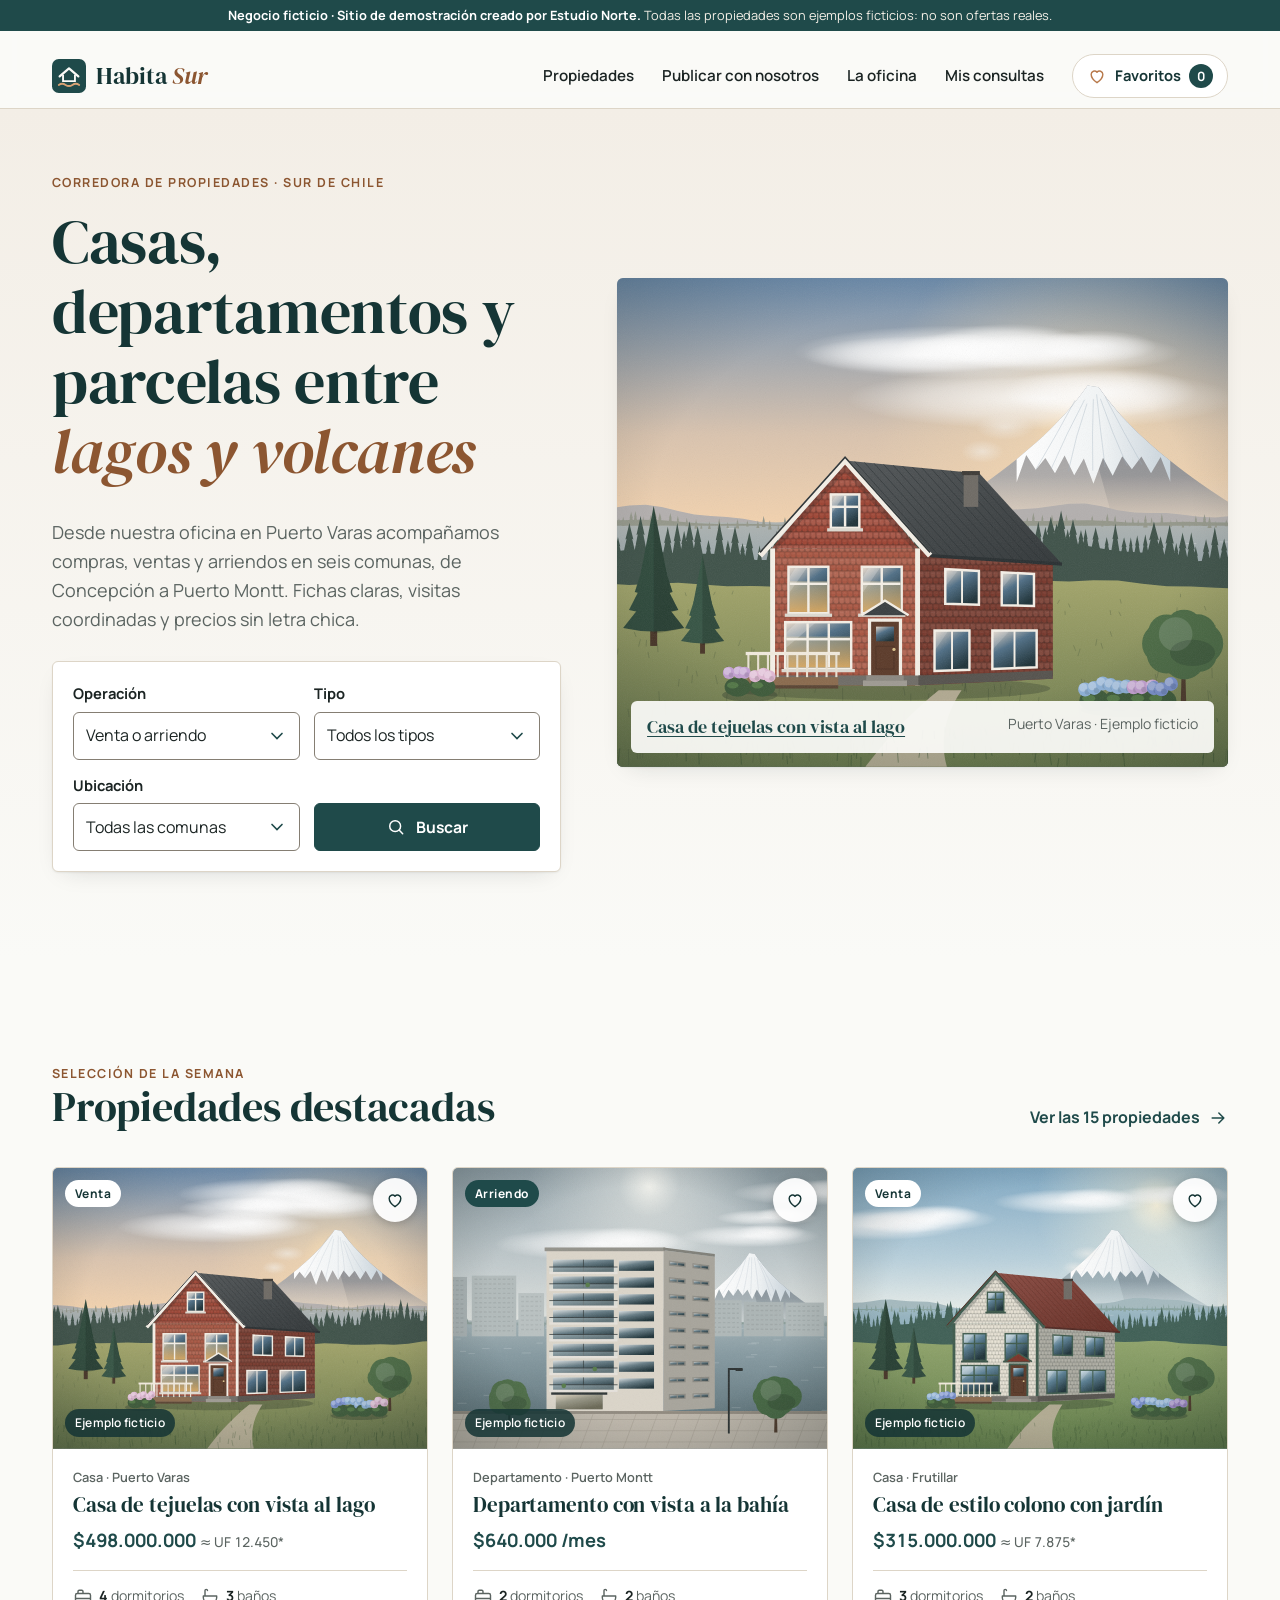
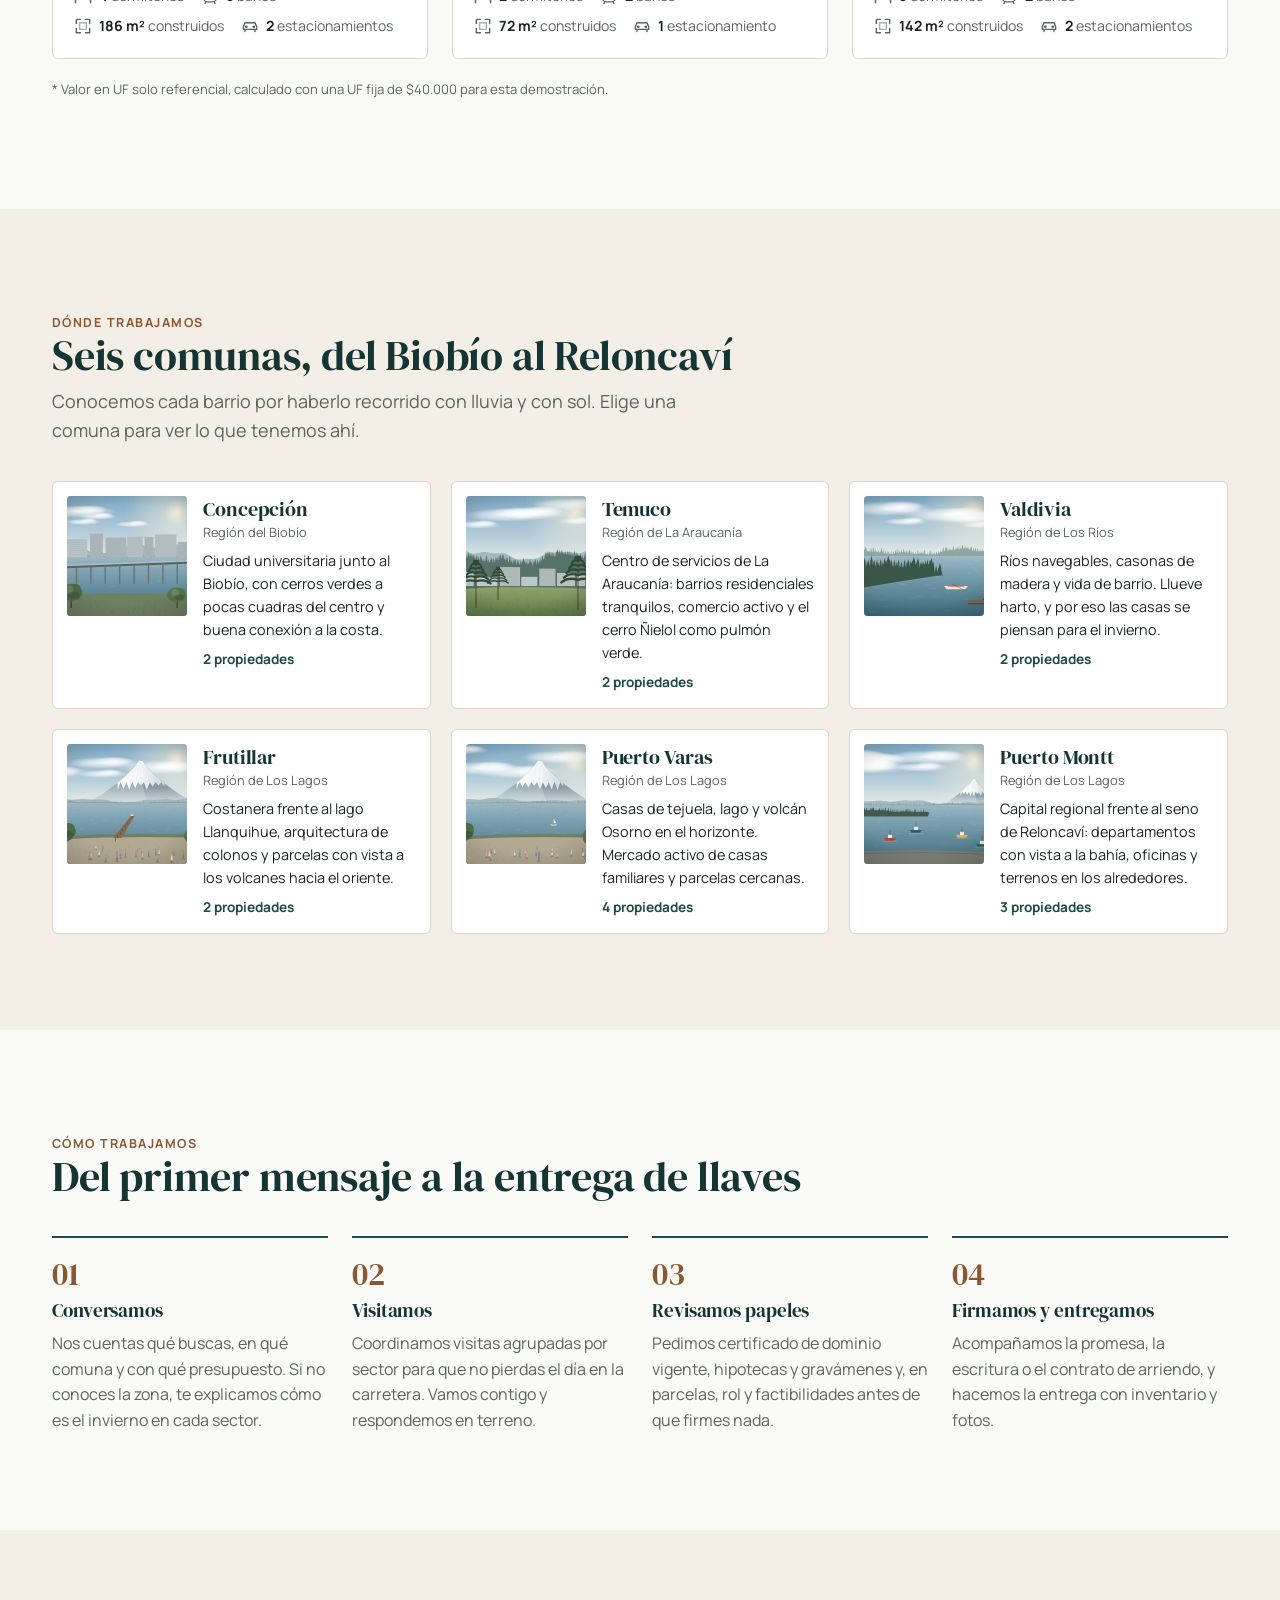
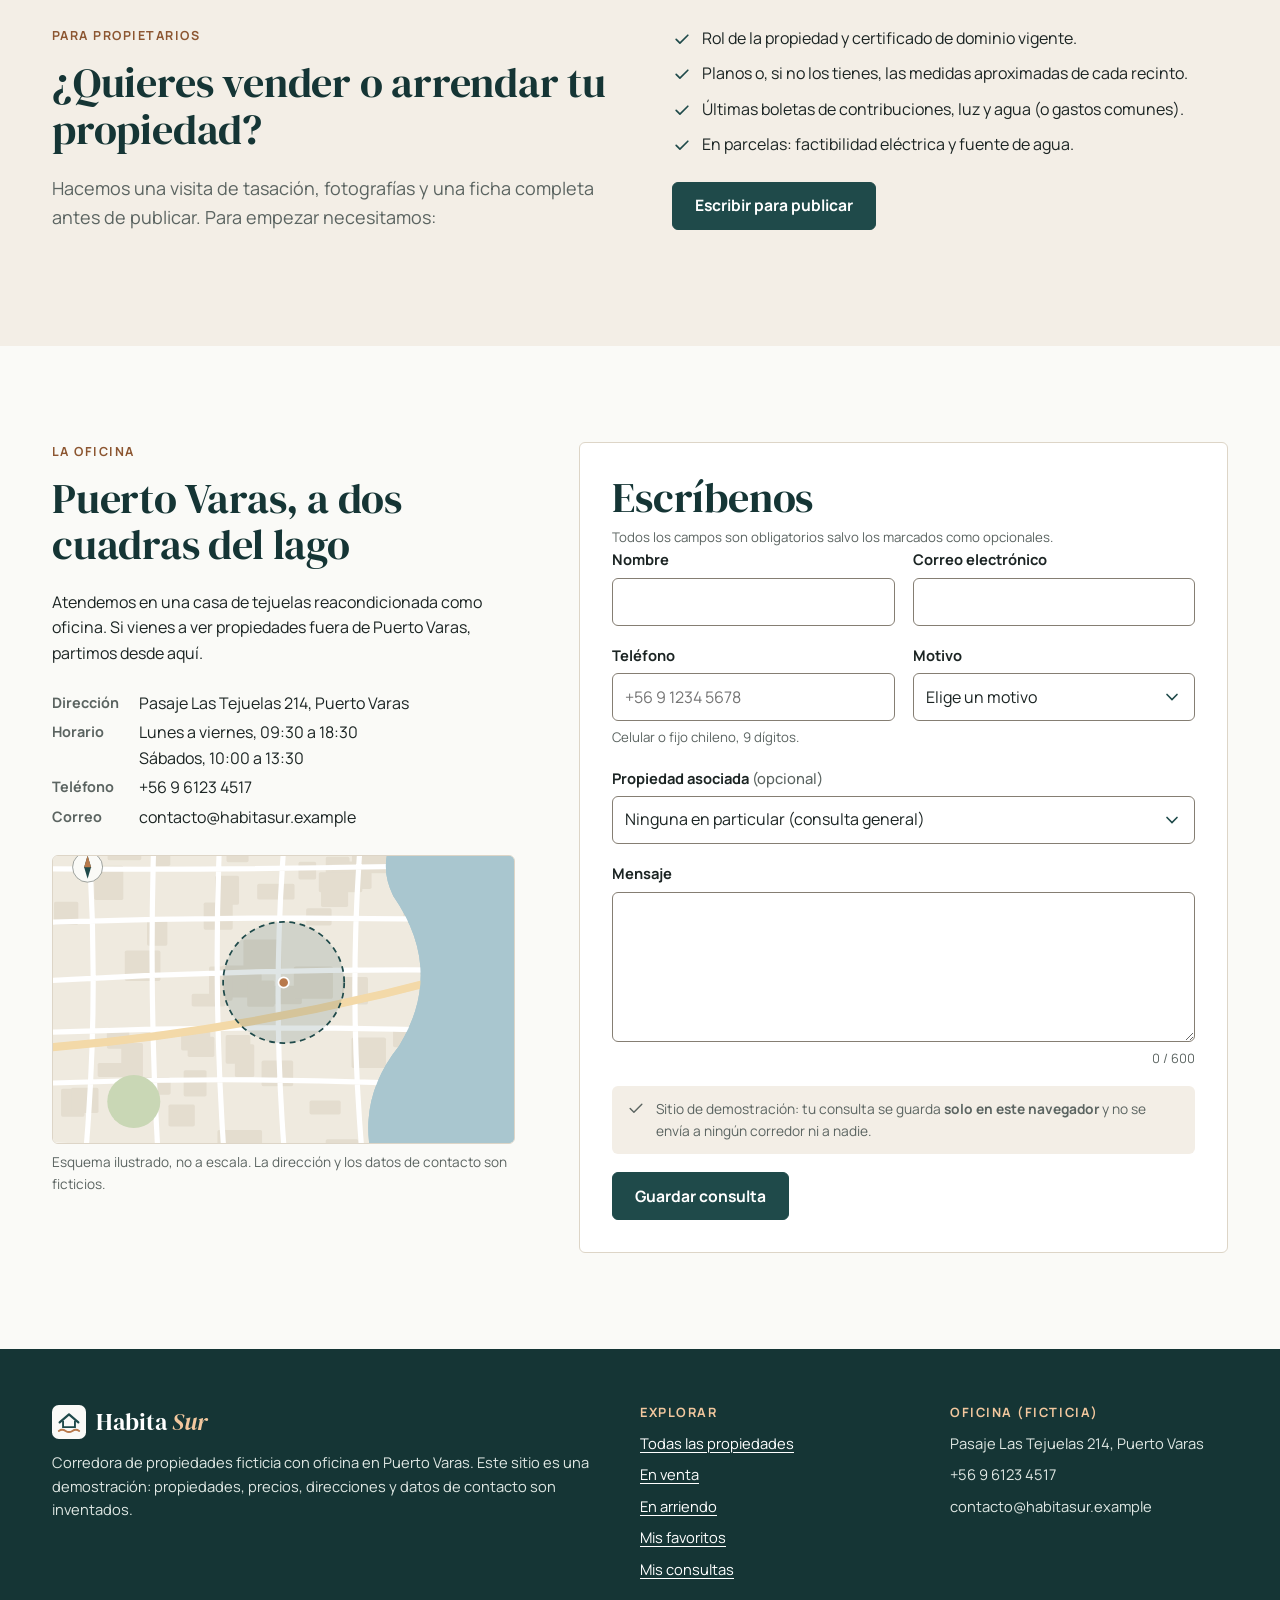
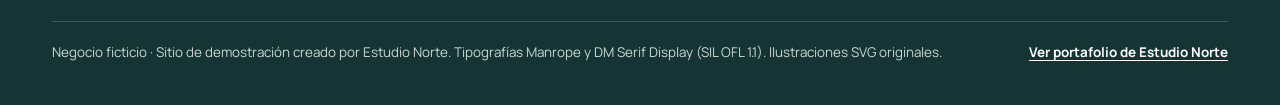
<file: sitios/habita-sur/index.html>
<!doctype html>
<html lang="es-CL">
<head>
  <meta charset="utf-8">
  <meta name="viewport" content="width=device-width, initial-scale=1">
  <title>Habita Sur · Propiedades en el sur de Chile (sitio de demostración)</title>
  <meta name="description" content="Habita Sur es una corredora de propiedades ficticia del sur de Chile. Sitio de demostración creado por Estudio Norte: las propiedades son ejemplos, no ofertas reales.">
  <meta name="theme-color" content="#1F4A4A">
  <link rel="icon" href="assets/img/favicon.svg" type="image/svg+xml">
  <link rel="stylesheet" href="styles.css">
</head>
<body>
  <a class="saltar" href="#contenido">Saltar al contenido</a>
  <header class="cabecera">
    <p class="aviso-demo"><strong>Negocio ficticio · Sitio de demostración creado por Estudio Norte.</strong> <span class="largo">Todas las propiedades son ejemplos ficticios: no son ofertas reales.</span><span class="corto">Propiedades de ejemplo, no reales.</span></p>
    <div class="contenedor barra">
      <a class="marca" href="index.html">
        <svg viewBox="0 0 40 40" aria-hidden="true" focusable="false"><rect width="40" height="40" rx="8" fill="#1F4A4A"/><path d="M9 20.5 20 11l11 9.5" fill="none" stroke="#FAFAF7" stroke-width="2.6" stroke-linejoin="round" stroke-linecap="round"/><path d="M13 18.5V26h14v-7.5" fill="none" stroke="#FAFAF7" stroke-width="2.2"/><path d="M8 30.5c3-2 5-2 8 0s5 2 8 0 5-2 8 0" fill="none" stroke="#D9A274" stroke-width="2.2" stroke-linecap="round"/></svg>
        <span class="marca__nombre">Habita <em>Sur</em></span>
      </a>
      <nav class="nav" id="menu-principal" aria-label="Principal">
        <ul>
          <li><a href="propiedades.html">Propiedades</a></li>
          <li><a href="index.html#publicar">Publicar con nosotros</a></li>
          <li><a href="index.html#oficina">La oficina</a></li>
          <li><a href="consultas.html">Mis consultas</a></li>
        </ul>
      </nav>
      <a class="enlace-fav" href="propiedades.html?favoritos=1" data-fav-enlace aria-label="Mis favoritos">
        <svg class="icono" viewBox="0 0 24 24" width="20" height="20" fill="none" stroke="currentColor" stroke-width="1.7" stroke-linejoin="round" aria-hidden="true" focusable="false"><path d="M12 20s-7-4.4-7-10a4 4 0 0 1 7-2.6A4 4 0 0 1 19 10c0 5.6-7 10-7 10z"/></svg>
        <span class="enlace-fav__texto">Favoritos</span>
        <span class="contador" data-fav-contador>0</span>
      </a>
      <button class="boton-menu" type="button" aria-expanded="false" aria-controls="menu-principal" data-menu-boton><span class="boton-menu__lineas" aria-hidden="true"></span>Menú</button>
    </div>
  </header>

  <main id="contenido" tabindex="-1">
    <section class="portada" aria-labelledby="titulo-portada">
      <div class="contenedor portada__grilla">
        <div>
          <p class="antetitulo">Corredora de propiedades · Sur de Chile</p>
          <h1 id="titulo-portada">Casas, departamentos y parcelas entre <em>lagos y volcanes</em></h1>
          <p class="entrada">Desde nuestra oficina en Puerto Varas acompañamos compras, ventas y arriendos en seis comunas, de Concepción a Puerto Montt. Fichas claras, visitas coordinadas y precios sin letra chica.</p>
          <form class="buscador" action="propiedades.html" method="get" aria-label="Buscar propiedades">
            <div class="campo">
              <label for="b-operacion">Operación</label>
              <select id="b-operacion" name="operacion">
                <option value="">Venta o arriendo</option>
                <option value="venta">Venta</option>
                <option value="arriendo">Arriendo</option>
              </select>
            </div>
            <div class="campo">
              <label for="b-tipo">Tipo</label>
              <select id="b-tipo" name="tipo">
                <option value="">Todos los tipos</option>
                <option value="casa">Casa</option>
                <option value="departamento">Departamento</option>
                <option value="terreno">Parcela o terreno</option>
                <option value="comercial">Oficina o local</option>
              </select>
            </div>
            <div class="campo">
              <label for="b-comuna">Ubicación</label>
              <select id="b-comuna" name="comuna">
                <option value="">Todas las comunas</option>
                <option value="concepcion">Concepción</option>
                <option value="temuco">Temuco</option>
                <option value="valdivia">Valdivia</option>
                <option value="frutillar">Frutillar</option>
                <option value="puerto-varas">Puerto Varas</option>
                <option value="puerto-montt">Puerto Montt</option>
              </select>
            </div>
            <button class="boton" type="submit">
              <svg class="icono" viewBox="0 0 24 24" width="20" height="20" fill="none" stroke="currentColor" stroke-width="1.8" stroke-linecap="round" aria-hidden="true" focusable="false"><circle cx="11" cy="11" r="6.5"/><path d="m16 16 4 4"/></svg>
              Buscar
            </button>
          </form>
        </div>
        <figure class="portada__imagen" data-portada></figure>
      </div>
    </section>

    <section class="seccion" aria-labelledby="titulo-destacadas">
      <div class="contenedor">
        <div class="seccion__cabeza">
          <div>
            <p class="antetitulo">Selección de la semana</p>
            <h2 id="titulo-destacadas">Propiedades destacadas</h2>
          </div>
          <a class="enlace-flecha" href="propiedades.html" data-total-enlace>Ver todas las propiedades
            <svg class="icono" viewBox="0 0 24 24" width="20" height="20" fill="none" stroke="currentColor" stroke-width="1.8" stroke-linecap="round" stroke-linejoin="round" aria-hidden="true" focusable="false"><path d="M5 12h14M13 6l6 6-6 6"/></svg>
          </a>
        </div>
        <div class="grilla" data-destacadas></div>
        <p class="nota-uf">* Valor en UF solo referencial, calculado con una UF fija de $40.000 para esta demostración.</p>
        <noscript><p>Para ver las propiedades activa JavaScript en tu navegador.</p></noscript>
      </div>
    </section>

    <section class="seccion seccion--arena" aria-labelledby="titulo-comunas">
      <div class="contenedor">
        <div class="seccion__cabeza">
          <div>
            <p class="antetitulo">Dónde trabajamos</p>
            <h2 id="titulo-comunas">Seis comunas, del Biobío al Reloncaví</h2>
            <p class="entrada">Conocemos cada barrio por haberlo recorrido con lluvia y con sol. Elige una comuna para ver lo que tenemos ahí.</p>
          </div>
        </div>
        <div class="comunas" data-comunas></div>
      </div>
    </section>

    <section class="seccion" aria-labelledby="titulo-pasos">
      <div class="contenedor">
        <div class="seccion__cabeza">
          <div>
            <p class="antetitulo">Cómo trabajamos</p>
            <h2 id="titulo-pasos">Del primer mensaje a la entrega de llaves</h2>
          </div>
        </div>
        <ol class="pasos">
          <li>
            <h3>Conversamos</h3>
            <p>Nos cuentas qué buscas, en qué comuna y con qué presupuesto. Si no conoces la zona, te explicamos cómo es el invierno en cada sector.</p>
          </li>
          <li>
            <h3>Visitamos</h3>
            <p>Coordinamos visitas agrupadas por sector para que no pierdas el día en la carretera. Vamos contigo y respondemos en terreno.</p>
          </li>
          <li>
            <h3>Revisamos papeles</h3>
            <p>Pedimos certificado de dominio vigente, hipotecas y gravámenes y, en parcelas, rol y factibilidades antes de que firmes nada.</p>
          </li>
          <li>
            <h3>Firmamos y entregamos</h3>
            <p>Acompañamos la promesa, la escritura o el contrato de arriendo, y hacemos la entrega con inventario y fotos.</p>
          </li>
        </ol>
      </div>
    </section>

    <section class="seccion seccion--arena" id="publicar" aria-labelledby="titulo-publicar">
      <div class="contenedor publicar">
        <div>
          <p class="antetitulo">Para propietarios</p>
          <h2 id="titulo-publicar">¿Quieres vender o arrendar tu propiedad?</h2>
          <p class="entrada">Hacemos una visita de tasación, fotografías y una ficha completa antes de publicar. Para empezar necesitamos:</p>
        </div>
        <div>
          <ul class="lista-check">
            <li><svg class="icono" viewBox="0 0 24 24" width="20" height="20" fill="none" stroke="currentColor" stroke-width="2" stroke-linecap="round" stroke-linejoin="round" aria-hidden="true" focusable="false"><path d="M5 12.5l4.5 4.5L19 7.5"/></svg>Rol de la propiedad y certificado de dominio vigente.</li>
            <li><svg class="icono" viewBox="0 0 24 24" width="20" height="20" fill="none" stroke="currentColor" stroke-width="2" stroke-linecap="round" stroke-linejoin="round" aria-hidden="true" focusable="false"><path d="M5 12.5l4.5 4.5L19 7.5"/></svg>Planos o, si no los tienes, las medidas aproximadas de cada recinto.</li>
            <li><svg class="icono" viewBox="0 0 24 24" width="20" height="20" fill="none" stroke="currentColor" stroke-width="2" stroke-linecap="round" stroke-linejoin="round" aria-hidden="true" focusable="false"><path d="M5 12.5l4.5 4.5L19 7.5"/></svg>Últimas boletas de contribuciones, luz y agua (o gastos comunes).</li>
            <li><svg class="icono" viewBox="0 0 24 24" width="20" height="20" fill="none" stroke="currentColor" stroke-width="2" stroke-linecap="round" stroke-linejoin="round" aria-hidden="true" focusable="false"><path d="M5 12.5l4.5 4.5L19 7.5"/></svg>En parcelas: factibilidad eléctrica y fuente de agua.</li>
          </ul>
          <a class="boton" href="index.html?motivo=publicar#contacto">Escribir para publicar</a>
        </div>
      </div>
    </section>

    <section class="seccion" id="oficina" aria-labelledby="titulo-oficina">
      <div class="contenedor oficina">
        <div>
          <p class="antetitulo">La oficina</p>
          <h2 id="titulo-oficina">Puerto Varas, a dos cuadras del lago</h2>
          <p>Atendemos en una casa de tejuelas reacondicionada como oficina. Si vienes a ver propiedades fuera de Puerto Varas, partimos desde aquí.</p>
          <dl class="datos-oficina">
            <dt>Dirección</dt><dd>Pasaje Las Tejuelas 214, Puerto Varas</dd>
            <dt>Horario</dt><dd>Lunes a viernes, 09:30 a 18:30<br>Sábados, 10:00 a 13:30</dd>
            <dt>Teléfono</dt><dd>+56 9 6123 4517</dd>
            <dt>Correo</dt><dd>contacto@habitasur.example</dd>
          </dl>
          <figure class="mini-mapa" data-mapa-oficina></figure>
          <p class="leyenda">Esquema ilustrado, no a escala. La dirección y los datos de contacto son ficticios.</p>
        </div>
        <div class="panel" id="contacto" tabindex="-1">
          <h2>Escríbenos</h2>
          <p class="ayuda">Todos los campos son obligatorios salvo los marcados como opcionales.</p>
          <div data-formulario-contacto></div>
        </div>
      </div>
    </section>
  </main>

  <footer class="pie">
    <div class="contenedor">
      <div class="pie__grilla">
        <div>
          <a class="marca" href="index.html">
            <svg viewBox="0 0 40 40" aria-hidden="true" focusable="false"><rect width="40" height="40" rx="8" fill="#FAFAF7"/><path d="M9 20.5 20 11l11 9.5" fill="none" stroke="#1F4A4A" stroke-width="2.6" stroke-linejoin="round" stroke-linecap="round"/><path d="M13 18.5V26h14v-7.5" fill="none" stroke="#1F4A4A" stroke-width="2.2"/><path d="M8 30.5c3-2 5-2 8 0s5 2 8 0 5-2 8 0" fill="none" stroke="#B8794B" stroke-width="2.2" stroke-linecap="round"/></svg>
            <span class="marca__nombre">Habita <em>Sur</em></span>
          </a>
          <p>Corredora de propiedades ficticia con oficina en Puerto Varas. Este sitio es una demostración: propiedades, precios, direcciones y datos de contacto son inventados.</p>
        </div>
        <div>
          <h2>Explorar</h2>
          <ul>
            <li><a href="propiedades.html">Todas las propiedades</a></li>
            <li><a href="propiedades.html?operacion=venta">En venta</a></li>
            <li><a href="propiedades.html?operacion=arriendo">En arriendo</a></li>
            <li><a href="propiedades.html?favoritos=1">Mis favoritos</a></li>
            <li><a href="consultas.html">Mis consultas</a></li>
          </ul>
        </div>
        <div>
          <h2>Oficina (ficticia)</h2>
          <ul>
            <li>Pasaje Las Tejuelas 214, Puerto Varas</li>
            <li>+56 9 6123 4517</li>
            <li>contacto@habitasur.example</li>
          </ul>
        </div>
      </div>
      <div class="pie__legal">
        <p>Negocio ficticio · Sitio de demostración creado por Estudio Norte. Tipografías Manrope y DM Serif Display (SIL OFL 1.1). Ilustraciones SVG originales.</p>
        <a class="pie__portafolio" href="../../index.html">Ver portafolio de Estudio Norte</a>
      </div>
    </div>
  </footer>

  <script src="js/escenas.js"></script>
  <script src="js/datos.js"></script>
  <script src="js/comun.js"></script>
  <script src="js/inicio.js"></script>
</body>
</html>
</file>
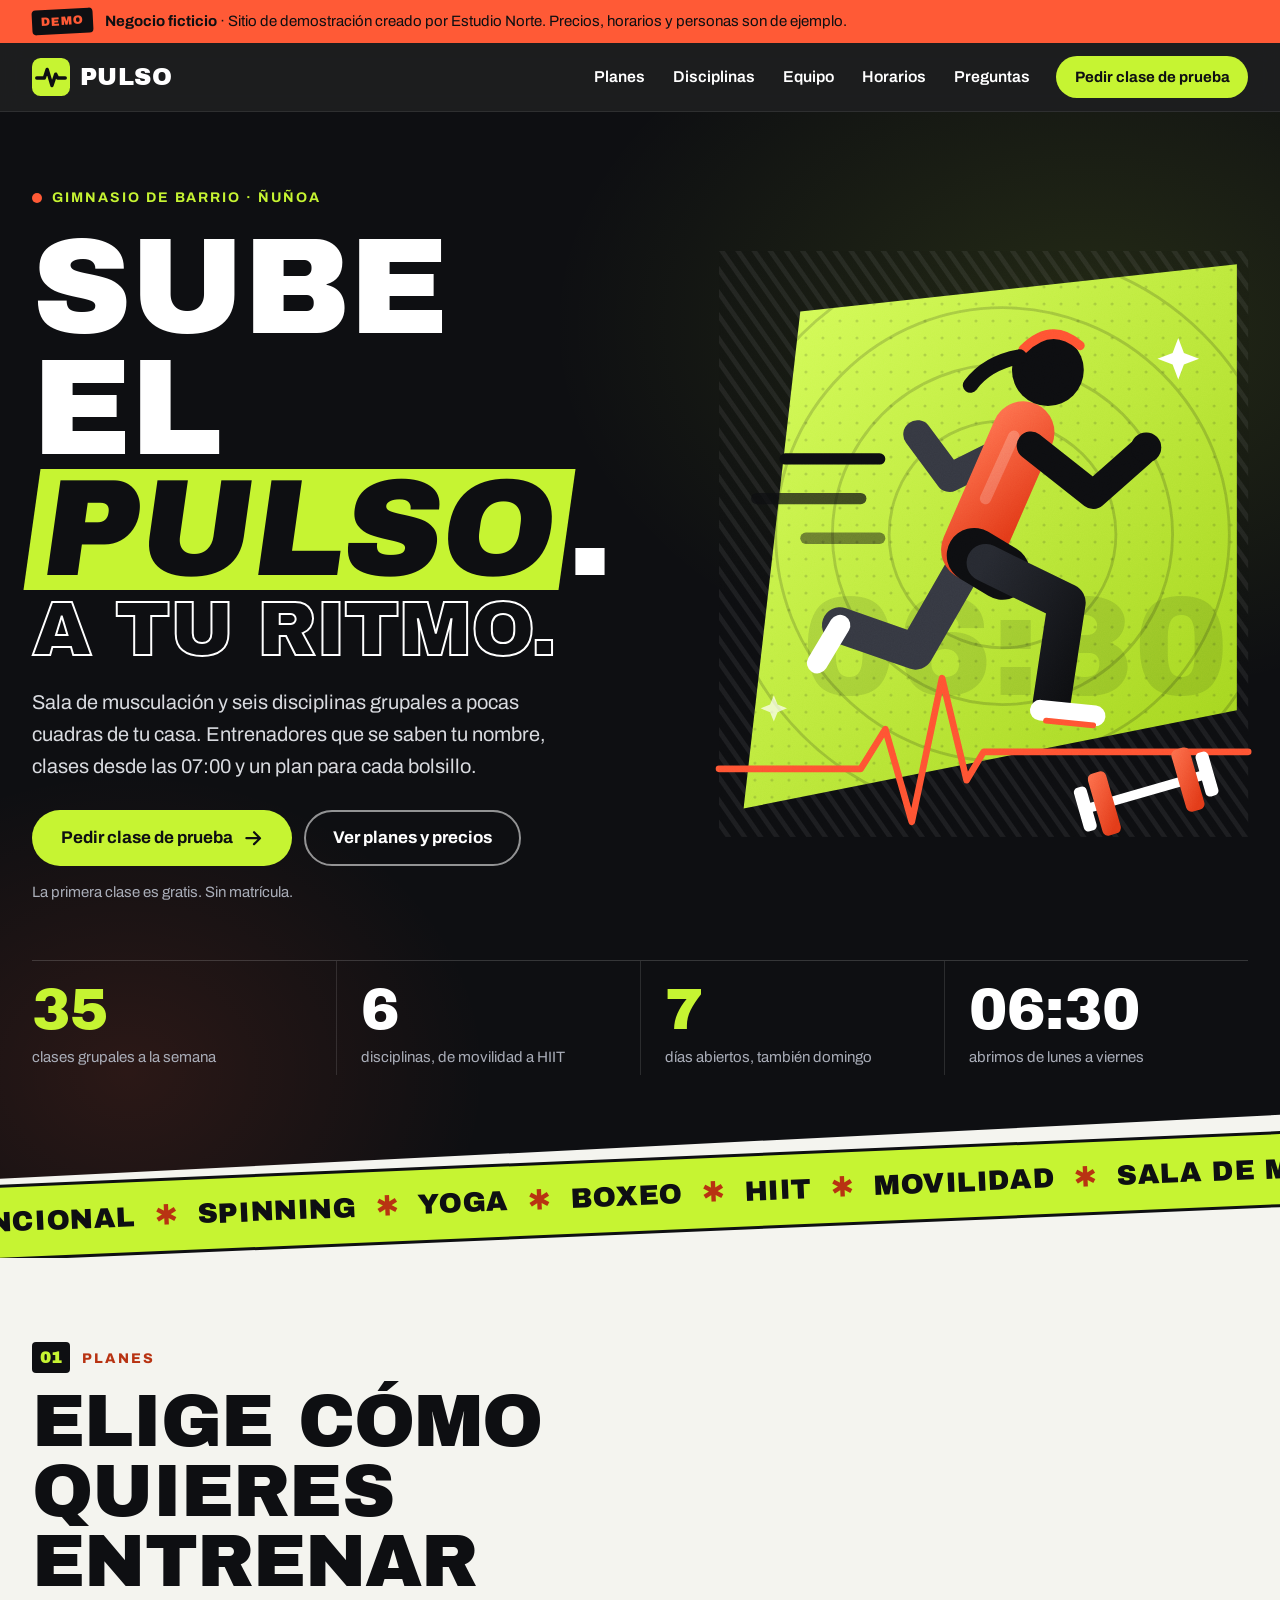
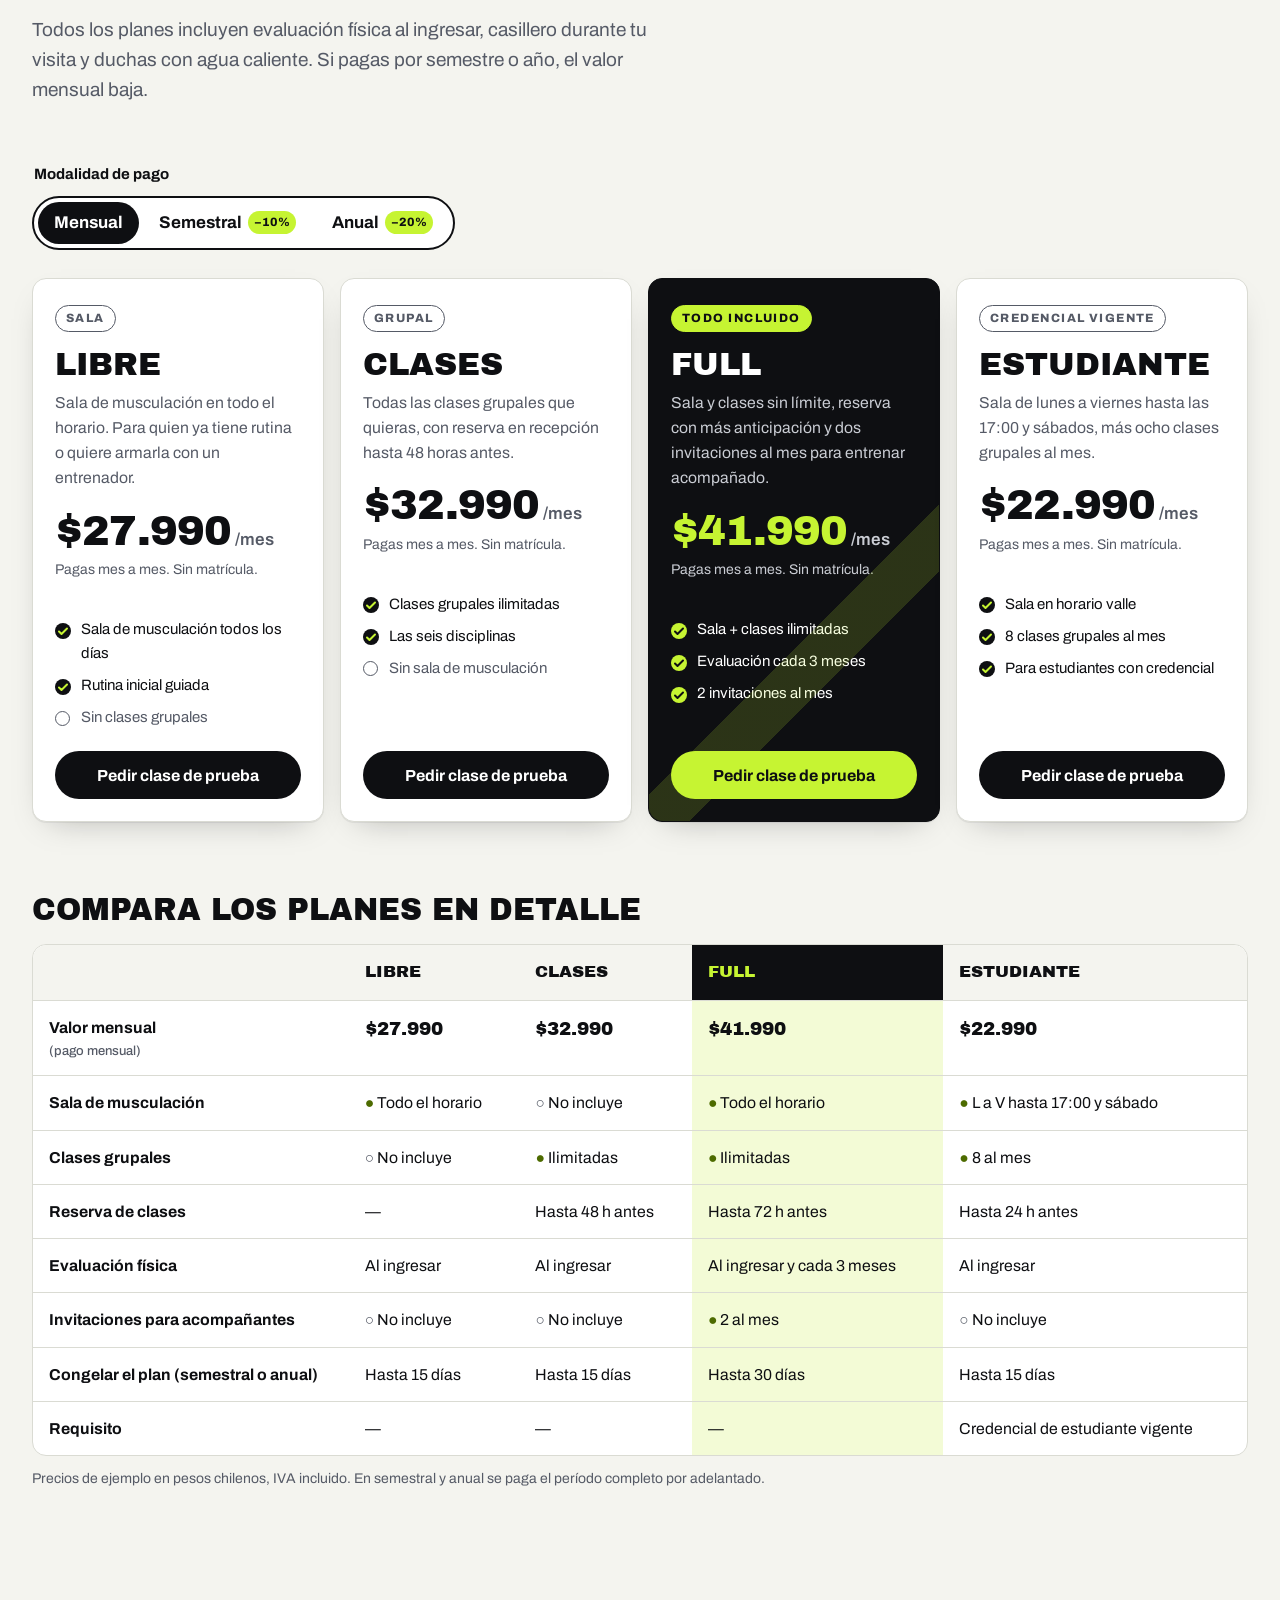
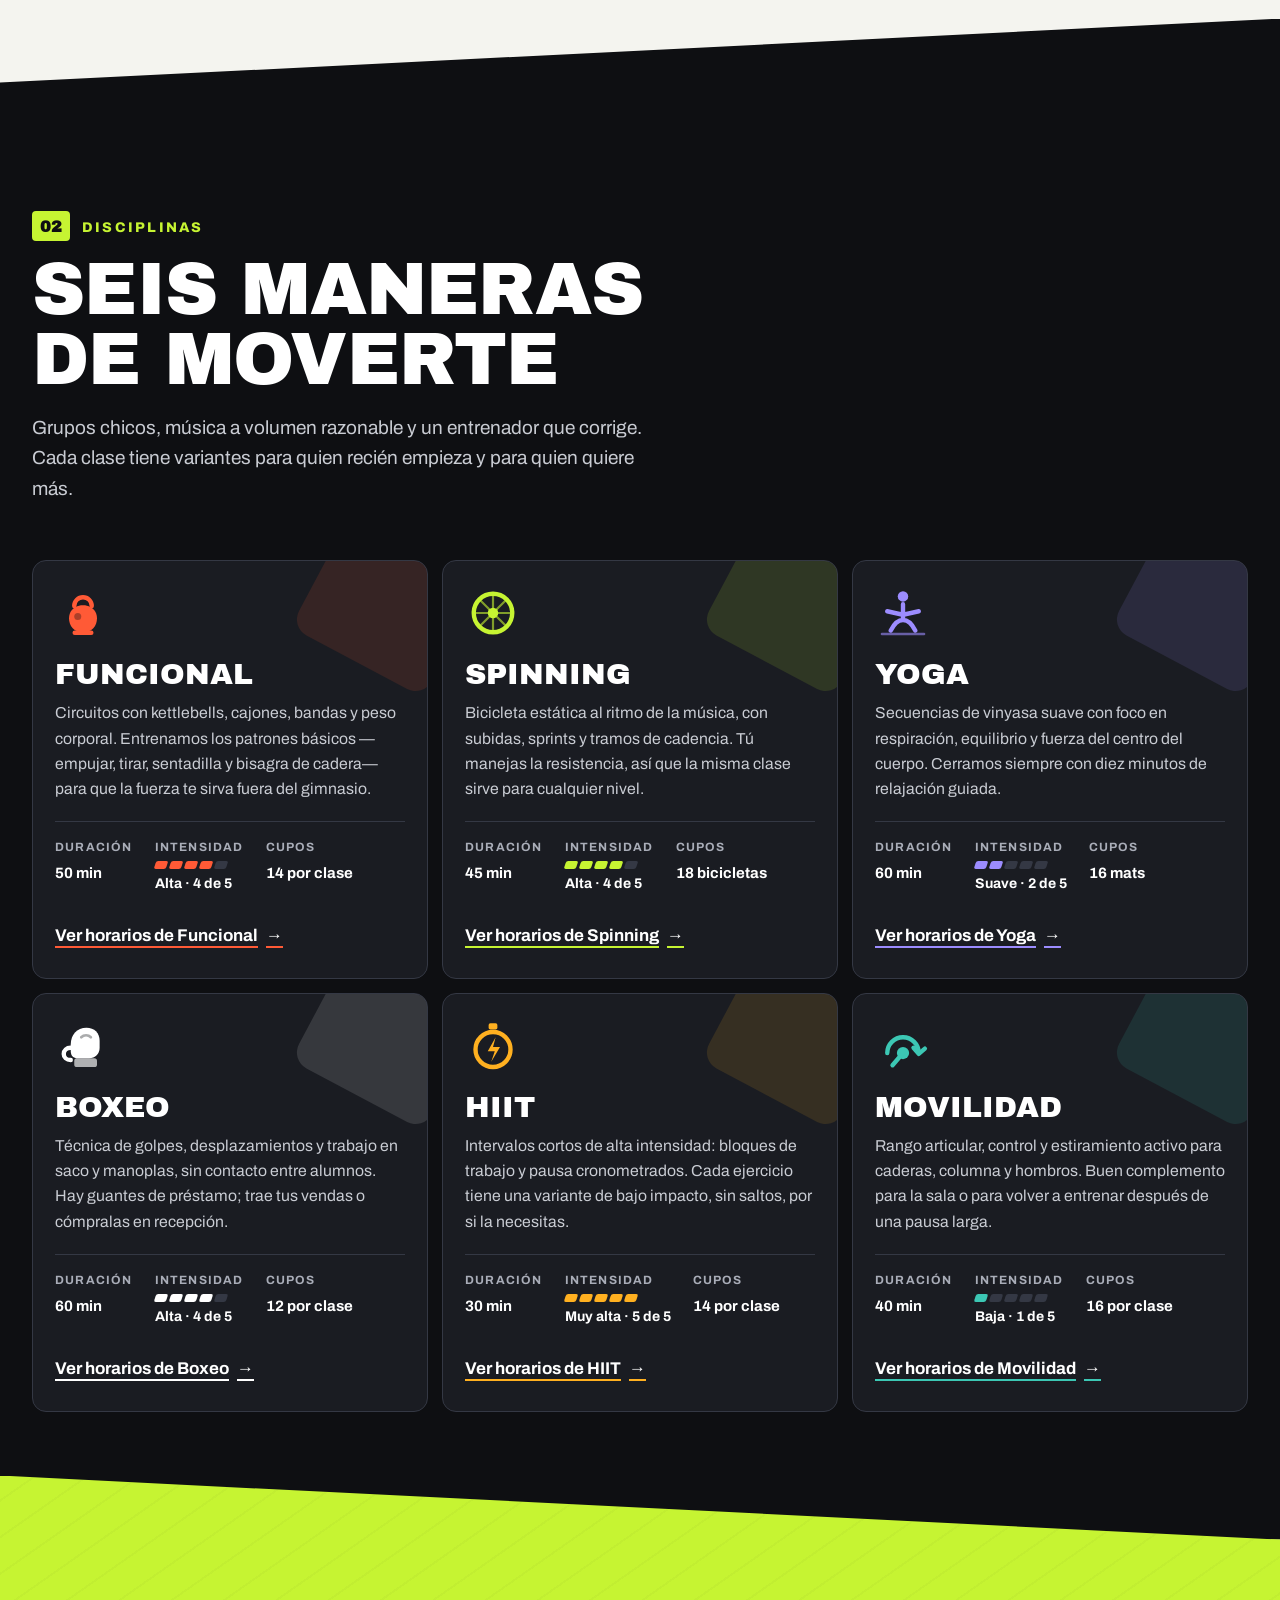
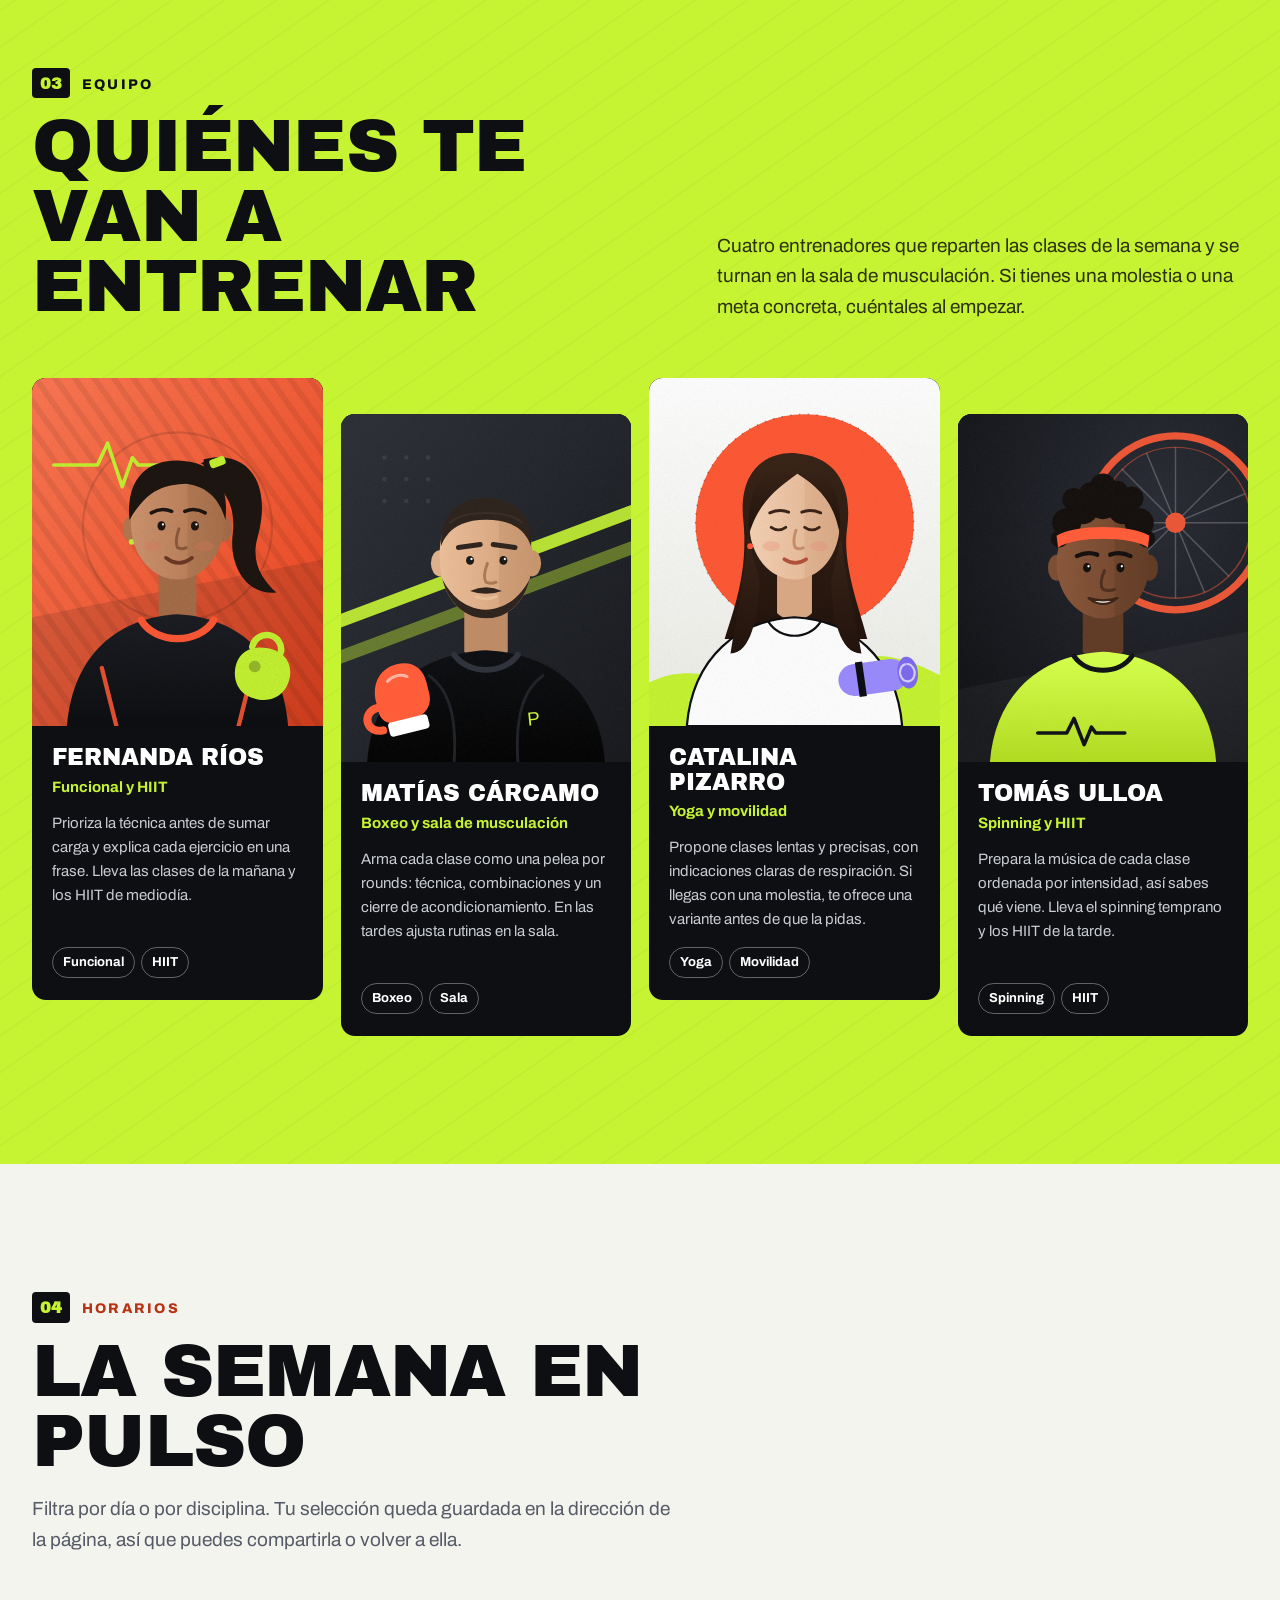
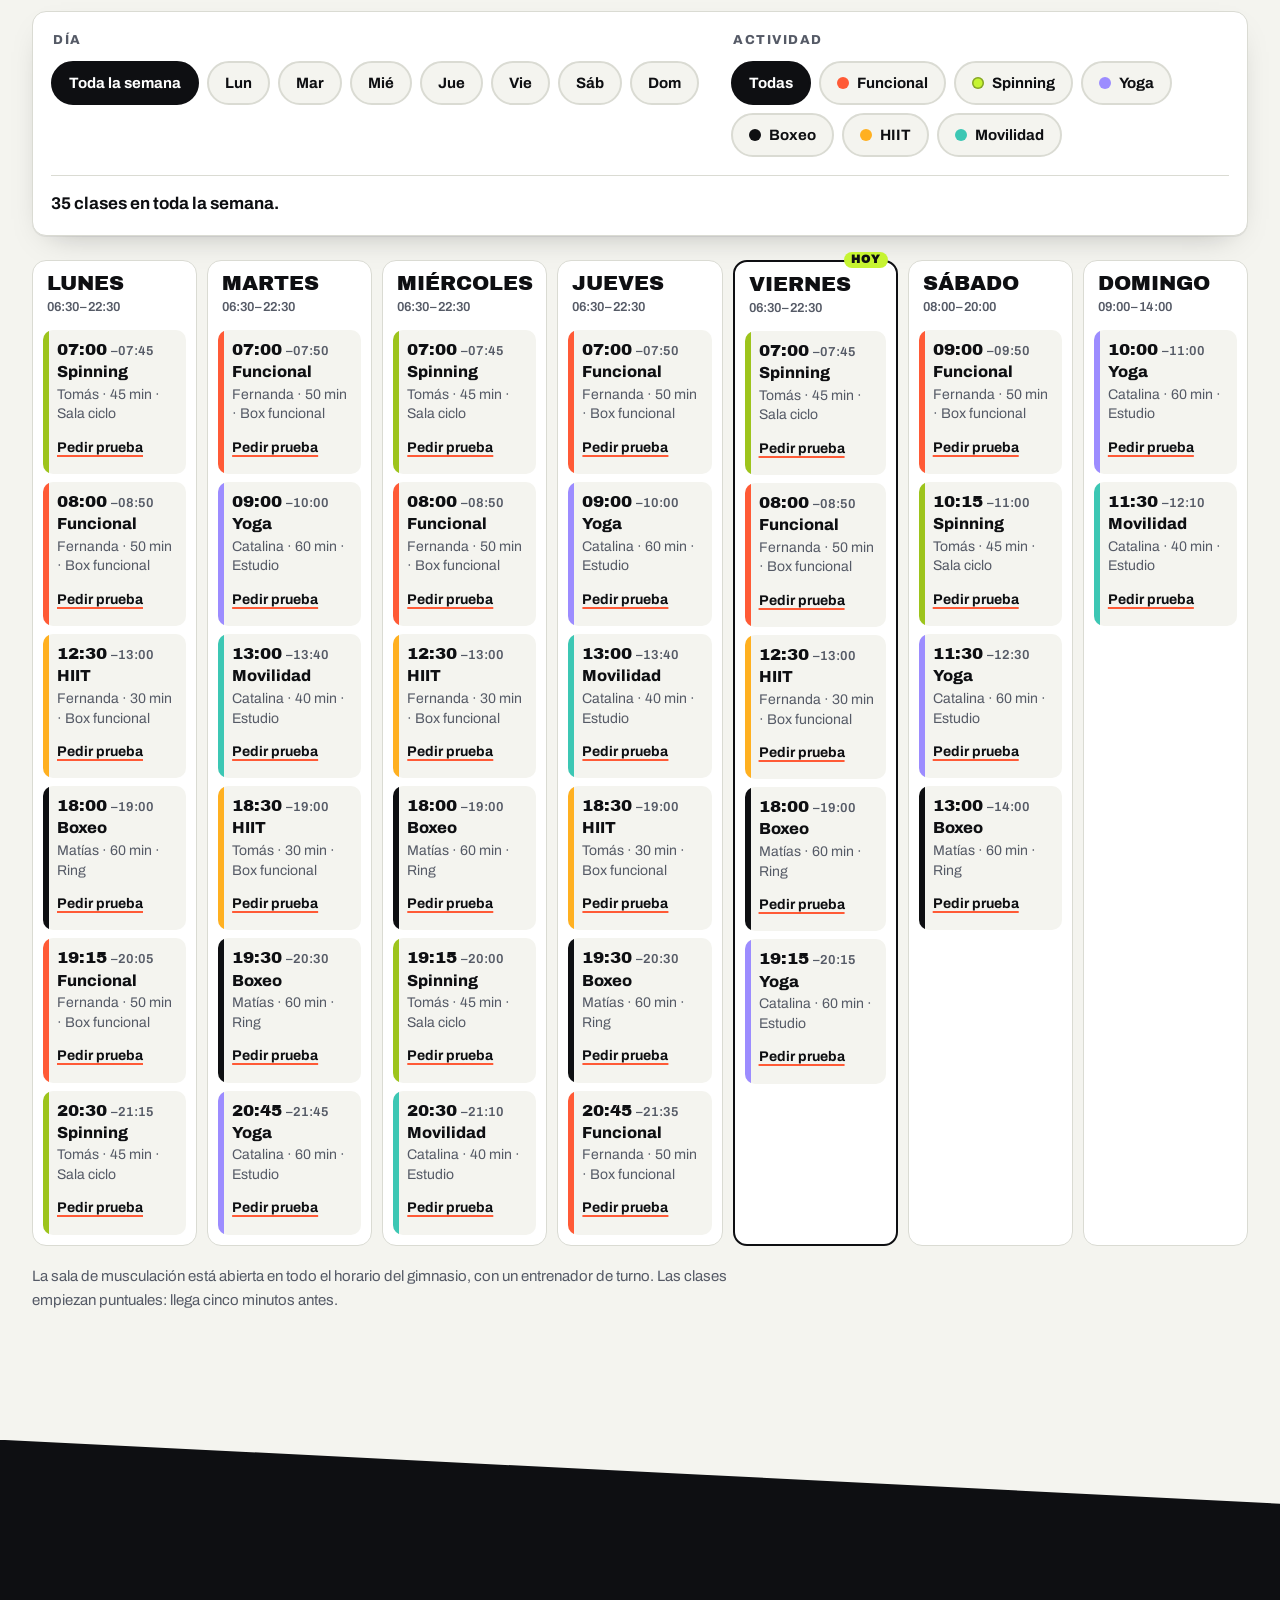
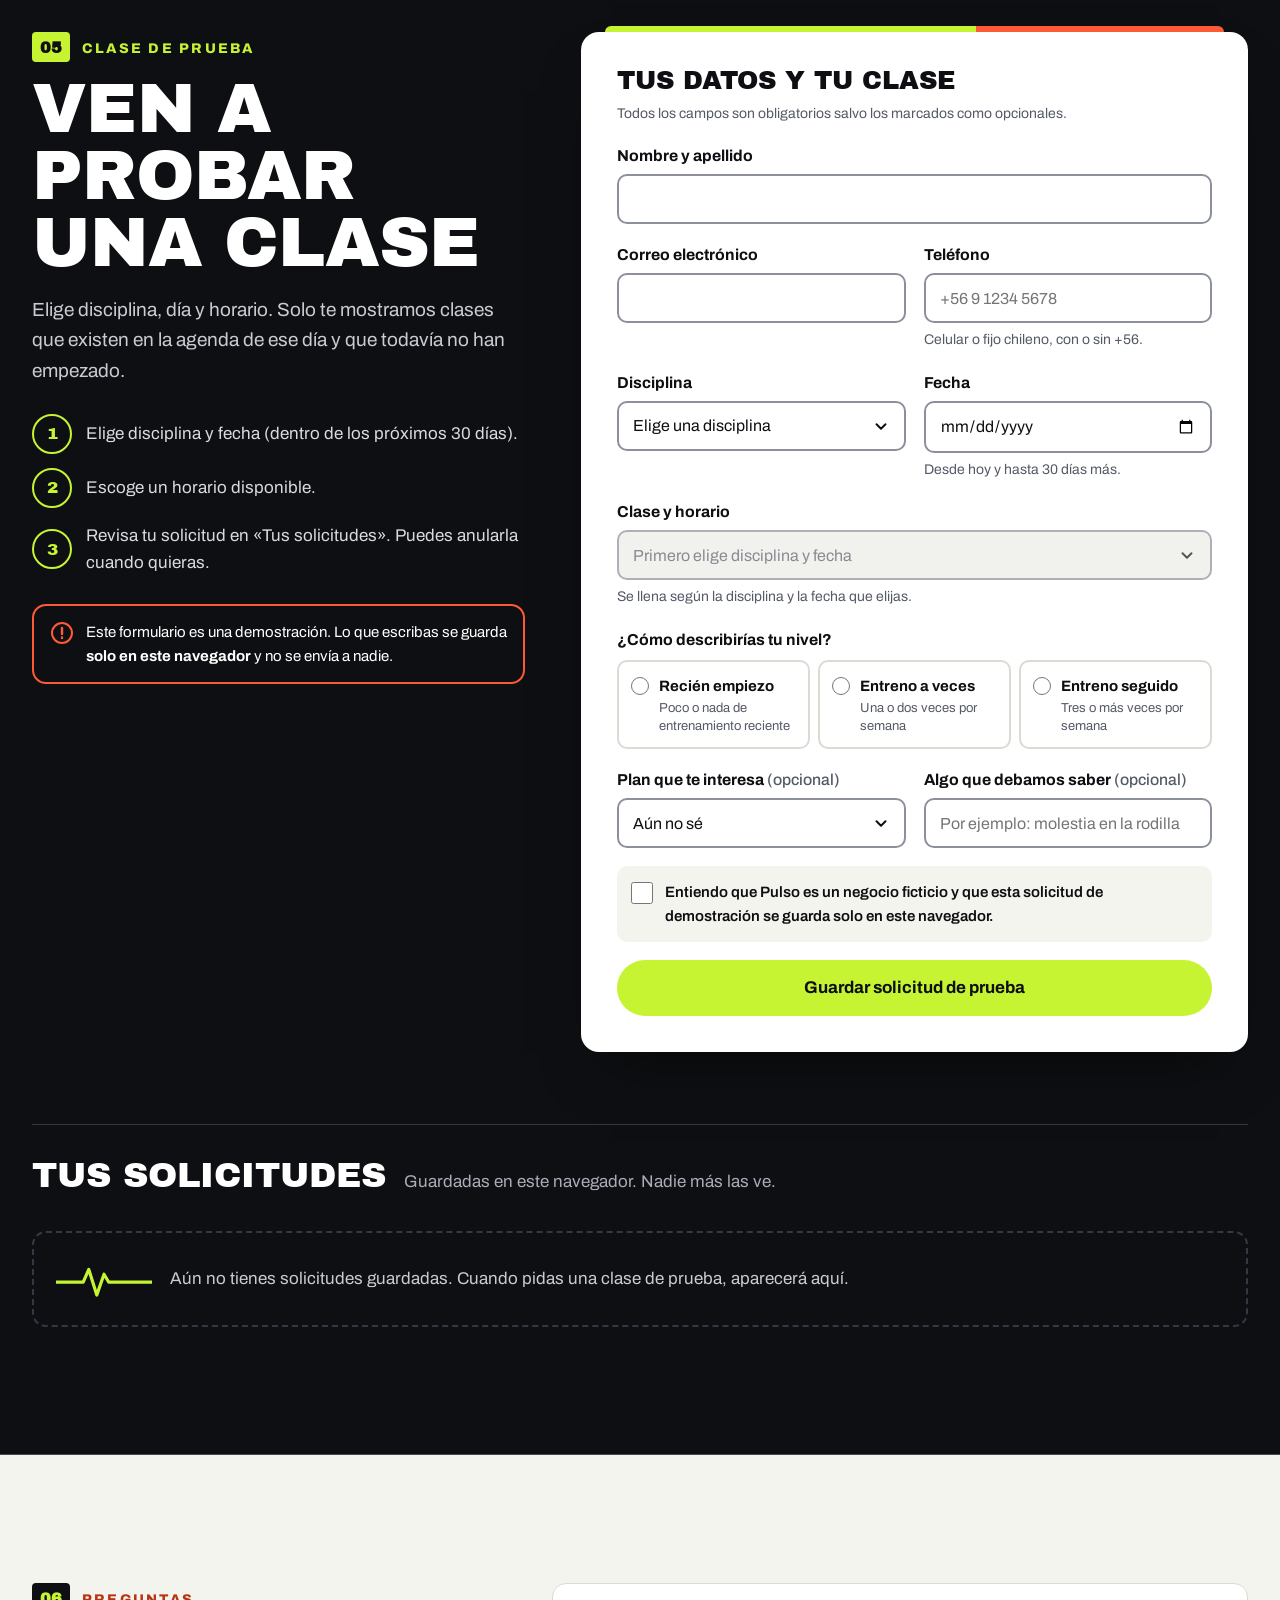
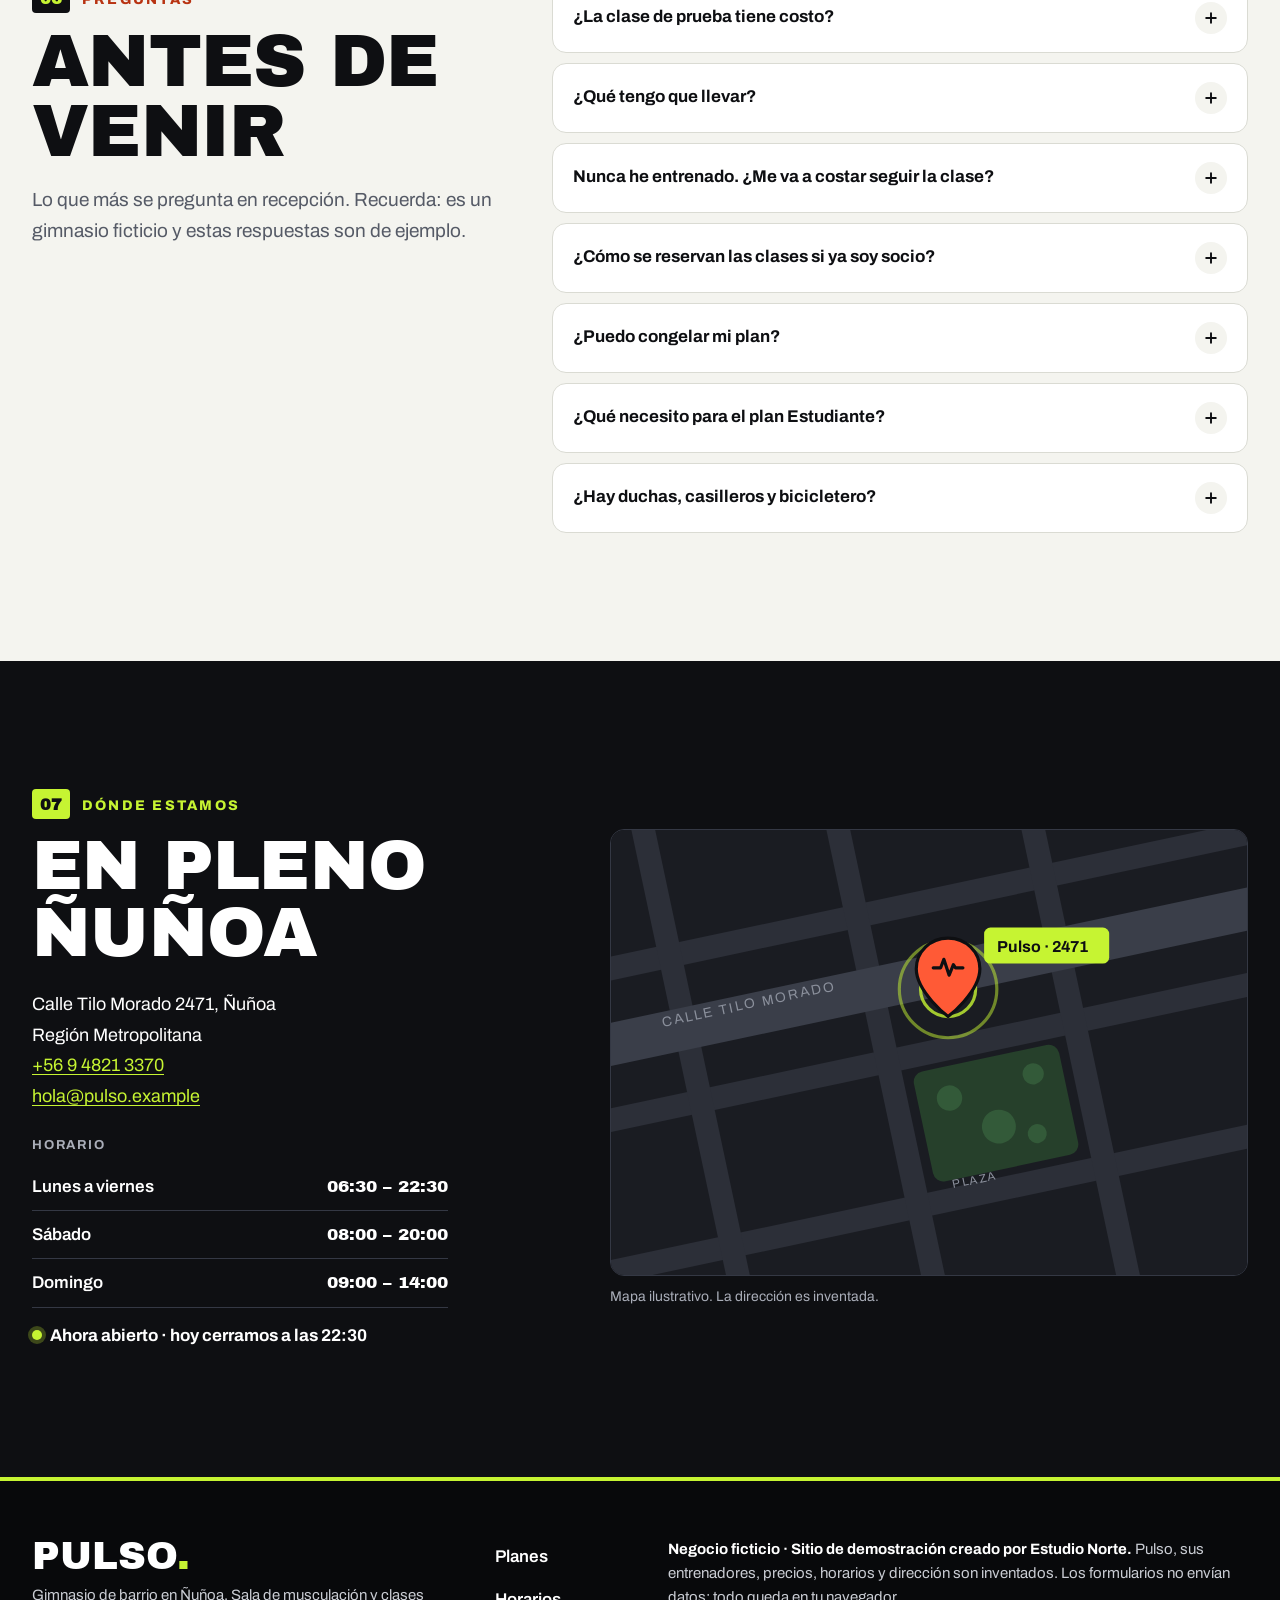
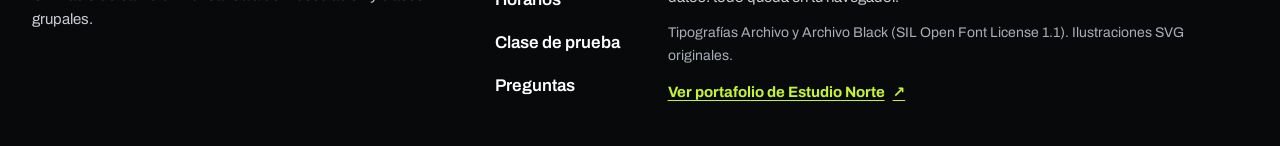
<file: sitios/pulso/index.html>
<!doctype html>
<html lang="es-CL">
<head>
  <meta charset="utf-8">
  <meta name="viewport" content="width=device-width, initial-scale=1">
  <title>Pulso · Gimnasio de barrio en Ñuñoa (sitio de demostración)</title>
  <meta name="description" content="Pulso es un gimnasio ficticio de Ñuñoa: sala de musculación, clases de funcional, spinning, yoga, boxeo, HIIT y movilidad. Sitio de demostración de Estudio Norte.">
  <meta name="theme-color" content="#0E0F12">
  <link rel="icon" href="assets/img/favicon.svg" type="image/svg+xml">
  <link rel="stylesheet" href="styles.css">
</head>
<body>
  <a class="saltar" href="#contenido">Saltar al contenido</a>

  <div class="aviso-ficticio" role="note">
    <div class="contenedor aviso-ficticio__in">
      <span class="aviso-ficticio__sello" aria-hidden="true">Demo</span>
      <p><strong>Negocio ficticio</strong> · Sitio de demostración creado por Estudio Norte. Precios, horarios y personas son de ejemplo.</p>
    </div>
  </div>

  <header class="cabecera" id="cabecera">
    <div class="contenedor cabecera__in">
      <a class="marca" href="#inicio" aria-label="Pulso, ir al inicio">
        <svg class="marca__icono" viewBox="0 0 40 40" aria-hidden="true" focusable="false">
          <rect width="40" height="40" rx="9" fill="#C6F432"/>
          <path d="M5 21h8l3-9 5 17 4-12 2 4h8" fill="none" stroke="#0E0F12" stroke-width="3.6" stroke-linecap="round" stroke-linejoin="round"/>
        </svg>
        <span class="marca__texto">Pulso</span>
      </a>
      <button class="menu-boton" type="button" aria-expanded="false" aria-controls="nav-principal" id="menu-boton">
        <span class="menu-boton__barras" aria-hidden="true"><span></span><span></span><span></span></span>
        <span class="menu-boton__texto">Menú</span>
      </button>
      <nav class="nav" id="nav-principal" aria-label="Principal">
        <ul class="nav__lista">
          <li><a href="#planes">Planes</a></li>
          <li><a href="#disciplinas">Disciplinas</a></li>
          <li><a href="#equipo">Equipo</a></li>
          <li><a href="#horarios">Horarios</a></li>
          <li><a href="#preguntas">Preguntas</a></li>
          <li class="nav__cta-item"><a class="btn btn--lima btn--chico" href="#prueba">Pedir clase de prueba</a></li>
        </ul>
      </nav>
    </div>
  </header>

  <main id="contenido" tabindex="-1">

    <!-- ============ PORTADA ============ -->
    <section class="portada" id="inicio" aria-labelledby="portada-titulo">
      <div class="contenedor portada__grid">
        <div class="portada__texto">
          <p class="portada__kicker"><span class="punto-vivo" aria-hidden="true"></span>Gimnasio de barrio · Ñuñoa</p>
          <h1 id="portada-titulo" class="portada__titulo">
            <span class="linea">Sube</span>
            <span class="linea">el <mark>pulso</mark>.</span>
            <span class="linea linea--contorno">A tu ritmo.</span>
          </h1>
          <p class="portada__bajada">Sala de musculación y seis disciplinas grupales a pocas cuadras de tu casa. Entrenadores que se saben tu nombre, clases desde las 07:00 y un plan para cada bolsillo.</p>
          <div class="portada__acciones">
            <a class="btn btn--lima btn--grande" href="#prueba">Pedir clase de prueba
              <svg class="btn__flecha" viewBox="0 0 24 24" aria-hidden="true" focusable="false"><path d="M4 12h15m-6-7 7 7-7 7" fill="none" stroke="currentColor" stroke-width="2.6" stroke-linecap="round" stroke-linejoin="round"/></svg>
            </a>
            <a class="btn btn--contorno-claro btn--grande" href="#planes">Ver planes y precios</a>
          </div>
          <p class="portada__nota">La primera clase es gratis. Sin matrícula.</p>
        </div>

        <div class="portada__arte">
          <svg class="arte-atleta" viewBox="0 0 560 620" role="img" aria-labelledby="arte-atleta-t">
            <title id="arte-atleta-t">Ilustración geométrica: una atleta corre sobre una franja diagonal lima, cruzada por una onda de pulso y una mancuerna.</title>
            <defs>
              <linearGradient id="hx-lima" x1="0" y1="0" x2="1" y2="1">
                <stop offset="0" stop-color="#DBFF66"/>
                <stop offset="1" stop-color="#A9D61C"/>
              </linearGradient>
              <linearGradient id="hx-coral" x1="0" y1="0" x2="0.4" y2="1">
                <stop offset="0" stop-color="#FF7B55"/>
                <stop offset="1" stop-color="#E5401B"/>
              </linearGradient>
              <linearGradient id="hx-tinta" x1="0" y1="0" x2="1" y2="1">
                <stop offset="0" stop-color="#2A2D35"/>
                <stop offset="1" stop-color="#0E0F12"/>
              </linearGradient>
              <pattern id="hx-puntos" width="18" height="18" patternUnits="userSpaceOnUse">
                <circle cx="2" cy="2" r="1.6" fill="#0E0F12" opacity=".14"/>
              </pattern>
              <pattern id="hx-rayas" width="14" height="14" patternUnits="userSpaceOnUse" patternTransform="rotate(-35)">
                <rect width="5" height="14" fill="#FFFFFF" opacity=".07"/>
              </pattern>
              <filter id="hx-grano" x="0" y="0" width="100%" height="100%">
                <feTurbulence type="fractalNoise" baseFrequency=".85" numOctaves="2" stitchTiles="stitch"/>
                <feColorMatrix values="0 0 0 0 0  0 0 0 0 0  0 0 0 0 0  0 0 0 .55 0"/>
              </filter>
              <clipPath id="hx-losa"><polygon points="86,64 548,14 548,486 26,590"/></clipPath>
            </defs>

            <rect x="0" y="0" width="560" height="620" fill="url(#hx-rayas)"/>
            <!-- losa diagonal -->
            <polygon points="86,64 548,14 548,486 26,590" fill="url(#hx-lima)"/>
            <g clip-path="url(#hx-losa)">
              <rect width="560" height="620" fill="url(#hx-puntos)"/>
              <g fill="none" stroke="#0E0F12" stroke-opacity=".16" stroke-width="3">
                <circle cx="300" cy="300" r="120"/>
                <circle cx="300" cy="300" r="180"/>
                <circle cx="300" cy="300" r="240"/>
                <circle cx="300" cy="300" r="300"/>
              </g>
              <text x="540" y="470" text-anchor="end" class="arte-numero" fill="#0E0F12" fill-opacity=".1">06:30</text>
            </g>

            <!-- estelas de velocidad -->
            <g class="arte-estelas" stroke="#0E0F12" stroke-linecap="round">
              <line x1="70" y1="220" x2="170" y2="220" stroke-width="12"/>
              <line x1="40" y1="262" x2="150" y2="262" stroke-width="12" stroke-opacity=".7"/>
              <line x1="92" y1="304" x2="170" y2="304" stroke-width="12" stroke-opacity=".45"/>
            </g>

            <!-- atleta: extremidades de fondo -->
            <g stroke-linecap="round" stroke-linejoin="round" fill="none">
              <polyline points="312,206 244,240 210,194" stroke="#3A3D47" stroke-width="30"/>
              <polyline points="262,330 208,424 128,396" stroke="#3A3D47" stroke-width="38"/>
              <line x1="128" y1="396" x2="104" y2="436" stroke="#FFFFFF" stroke-width="22"/>
              <!-- torso -->
              <line x1="322" y1="192" x2="268" y2="316" stroke="url(#hx-coral)" stroke-width="66"/>
              <line x1="312" y1="196" x2="282" y2="262" stroke="#FFFFFF" stroke-opacity=".22" stroke-width="12"/>
              <!-- short -->
              <line x1="270" y1="322" x2="300" y2="340" stroke="#0E0F12" stroke-width="58"/>
              <!-- pierna delantera -->
              <polyline points="282,330 368,372 352,478" stroke="url(#hx-tinta)" stroke-width="40"/>
              <line x1="340" y1="486" x2="398" y2="492" stroke="#FFFFFF" stroke-width="22"/>
              <line x1="346" y1="497" x2="396" y2="502" stroke="#FF5A36" stroke-width="6"/>
              <!-- brazo delantero -->
              <polyline points="330,206 396,258 446,214" stroke="#0E0F12" stroke-width="30"/>
              <circle cx="452" cy="208" r="16" fill="#0E0F12" stroke="none"/>
            </g>
            <!-- cabeza -->
            <circle cx="348" cy="126" r="38" fill="#0E0F12"/>
            <path d="M322 104 q30 -30 60 -4" fill="none" stroke="#FF5A36" stroke-width="10" stroke-linecap="round"/>
            <path d="M318 112 q-34 6 -52 30" fill="none" stroke="#0E0F12" stroke-width="16" stroke-linecap="round"/>

            <!-- onda de pulso -->
            <path class="arte-pulso" d="M0 548 H150 L176 506 L204 604 L236 452 L262 560 L280 530 H560" fill="none" stroke="#FF5A36" stroke-width="7" stroke-linecap="round" stroke-linejoin="round"/>

            <!-- mancuerna -->
            <g transform="translate(452 572) rotate(-16)">
              <rect x="-66" y="-5" width="132" height="10" rx="5" fill="#FFFFFF"/>
              <rect x="-56" y="-34" width="20" height="68" rx="6" fill="url(#hx-coral)"/>
              <rect x="36" y="-34" width="20" height="68" rx="6" fill="url(#hx-coral)"/>
              <rect x="-74" y="-24" width="14" height="48" rx="5" fill="#FFFFFF"/>
              <rect x="60" y="-24" width="14" height="48" rx="5" fill="#FFFFFF"/>
            </g>

            <!-- chispas -->
            <g fill="#FFFFFF">
              <path d="M486 92 l6 16 16 6 -16 6 -6 16 -6 -16 -16 -6 16 -6z"/>
              <path d="M58 470 l4 10 10 4 -10 4 -4 10 -4 -10 -10 -4 10 -4z" opacity=".7"/>
            </g>
            <rect width="560" height="620" filter="url(#hx-grano)" opacity=".18" style="mix-blend-mode:overlay" pointer-events="none"/>
          </svg>
        </div>
      </div>

      <div class="contenedor">
        <ul class="cifras" aria-label="Pulso en cifras">
          <li><span class="cifras__num" data-total-clases>35</span><span class="cifras__txt">clases grupales a la semana</span></li>
          <li><span class="cifras__num">6</span><span class="cifras__txt">disciplinas, de movilidad a HIIT</span></li>
          <li><span class="cifras__num">7</span><span class="cifras__txt">días abiertos, también domingo</span></li>
          <li><span class="cifras__num">06:30</span><span class="cifras__txt">abrimos de lunes a viernes</span></li>
        </ul>
      </div>
    </section>

    <div class="franja" aria-hidden="true">
      <p class="franja__texto">Funcional <span>✱</span> Spinning <span>✱</span> Yoga <span>✱</span> Boxeo <span>✱</span> HIIT <span>✱</span> Movilidad <span>✱</span> Sala de musculación <span>✱</span> Funcional <span>✱</span> Spinning</p>
    </div>

    <!-- ============ PLANES ============ -->
    <section class="seccion seccion--clara" id="planes" aria-labelledby="planes-titulo">
      <div class="contenedor">
        <header class="seccion__cab">
          <p class="cejilla"><span class="cejilla__num">01</span>Planes</p>
          <h2 id="planes-titulo">Elige cómo quieres entrenar</h2>
          <p class="seccion__bajada">Todos los planes incluyen evaluación física al ingresar, casillero durante tu visita y duchas con agua caliente. Si pagas por semestre o año, el valor mensual baja.</p>
        </header>

        <fieldset class="conmutador" id="conmutador-periodo">
          <legend class="conmutador__leyenda">Modalidad de pago</legend>
          <div class="conmutador__opciones">
            <input type="radio" name="periodo" id="periodo-mensual" value="mensual" checked>
            <label for="periodo-mensual">Mensual</label>
            <input type="radio" name="periodo" id="periodo-semestral" value="semestral">
            <label for="periodo-semestral">Semestral <span class="conmutador__dcto">−10%</span></label>
            <input type="radio" name="periodo" id="periodo-anual" value="anual">
            <label for="periodo-anual">Anual <span class="conmutador__dcto">−20%</span></label>
          </div>
        </fieldset>
        <p class="solo-lectores" id="precios-anuncio" aria-live="polite"></p>

        <div class="planes">
          <article class="plan" data-plan="libre" aria-labelledby="plan-libre-t">
            <p class="plan__etiqueta">Sala</p>
            <h3 class="plan__nombre" id="plan-libre-t">Libre</h3>
            <p class="plan__desc">Sala de musculación en todo el horario. Para quien ya tiene rutina o quiere armarla con un entrenador.</p>
            <p class="plan__precio"><span class="plan__monto" data-monto>$27.990</span><span class="plan__unidad">/mes</span></p>
            <p class="plan__nota" data-nota>Pagas mes a mes. Sin matrícula.</p>
            <ul class="plan__lista">
              <li>Sala de musculación todos los días</li>
              <li>Rutina inicial guiada</li>
              <li class="no">Sin clases grupales</li>
            </ul>
            <a class="btn btn--tinta" href="#prueba" data-plan-interes="libre">Pedir clase de prueba</a>
          </article>

          <article class="plan" data-plan="clases" aria-labelledby="plan-clases-t">
            <p class="plan__etiqueta">Grupal</p>
            <h3 class="plan__nombre" id="plan-clases-t">Clases</h3>
            <p class="plan__desc">Todas las clases grupales que quieras, con reserva en recepción hasta 48 horas antes.</p>
            <p class="plan__precio"><span class="plan__monto" data-monto>$32.990</span><span class="plan__unidad">/mes</span></p>
            <p class="plan__nota" data-nota>Pagas mes a mes. Sin matrícula.</p>
            <ul class="plan__lista">
              <li>Clases grupales ilimitadas</li>
              <li>Las seis disciplinas</li>
              <li class="no">Sin sala de musculación</li>
            </ul>
            <a class="btn btn--tinta" href="#prueba" data-plan-interes="clases">Pedir clase de prueba</a>
          </article>

          <article class="plan plan--destacado" data-plan="full" aria-labelledby="plan-full-t">
            <p class="plan__etiqueta plan__etiqueta--lima">Todo incluido</p>
            <h3 class="plan__nombre" id="plan-full-t">Full</h3>
            <p class="plan__desc">Sala y clases sin límite, reserva con más anticipación y dos invitaciones al mes para entrenar acompañado.</p>
            <p class="plan__precio"><span class="plan__monto" data-monto>$41.990</span><span class="plan__unidad">/mes</span></p>
            <p class="plan__nota" data-nota>Pagas mes a mes. Sin matrícula.</p>
            <ul class="plan__lista">
              <li>Sala + clases ilimitadas</li>
              <li>Evaluación cada 3 meses</li>
              <li>2 invitaciones al mes</li>
            </ul>
            <a class="btn btn--lima" href="#prueba" data-plan-interes="full">Pedir clase de prueba</a>
          </article>

          <article class="plan" data-plan="estudiante" aria-labelledby="plan-estudiante-t">
            <p class="plan__etiqueta">Credencial vigente</p>
            <h3 class="plan__nombre" id="plan-estudiante-t">Estudiante</h3>
            <p class="plan__desc">Sala de lunes a viernes hasta las 17:00 y sábados, más ocho clases grupales al mes.</p>
            <p class="plan__precio"><span class="plan__monto" data-monto>$22.990</span><span class="plan__unidad">/mes</span></p>
            <p class="plan__nota" data-nota>Pagas mes a mes. Sin matrícula.</p>
            <ul class="plan__lista">
              <li>Sala en horario valle</li>
              <li>8 clases grupales al mes</li>
              <li>Para estudiantes con credencial</li>
            </ul>
            <a class="btn btn--tinta" href="#prueba" data-plan-interes="estudiante">Pedir clase de prueba</a>
          </article>
        </div>

        <div class="comparar">
          <h3 class="comparar__titulo" id="comparar-titulo">Compara los planes en detalle</h3>
          <table class="tabla-planes" role="table" aria-labelledby="comparar-titulo">
            <caption class="solo-lectores">Comparación de los planes Libre, Clases, Full y Estudiante. Los precios cambian según la modalidad de pago elegida.</caption>
            <thead role="rowgroup">
              <tr role="row">
                <th scope="col" role="columnheader"><span class="solo-lectores">Característica</span></th>
                <th scope="col" role="columnheader">Libre</th>
                <th scope="col" role="columnheader">Clases</th>
                <th scope="col" role="columnheader" class="col-destacada">Full</th>
                <th scope="col" role="columnheader">Estudiante</th>
              </tr>
            </thead>
            <tbody role="rowgroup">
              <tr role="row" class="fila-precio">
                <th scope="row" role="rowheader">Valor mensual <span class="tabla-planes__periodo" data-periodo-texto>(pago mensual)</span></th>
                <td role="cell" data-plan-col="Libre" data-precio-tabla="libre">$27.990</td>
                <td role="cell" data-plan-col="Clases" data-precio-tabla="clases">$32.990</td>
                <td role="cell" data-plan-col="Full" data-precio-tabla="full" class="col-destacada">$41.990</td>
                <td role="cell" data-plan-col="Estudiante" data-precio-tabla="estudiante">$22.990</td>
              </tr>
              <tr role="row">
                <th scope="row" role="rowheader">Sala de musculación</th>
                <td role="cell" data-plan-col="Libre"><span class="si" aria-hidden="true">●</span> Todo el horario</td>
                <td role="cell" data-plan-col="Clases"><span class="no-inc" aria-hidden="true">○</span> No incluye</td>
                <td role="cell" data-plan-col="Full" class="col-destacada"><span class="si" aria-hidden="true">●</span> Todo el horario</td>
                <td role="cell" data-plan-col="Estudiante"><span class="si" aria-hidden="true">●</span> L a V hasta 17:00 y sábado</td>
              </tr>
              <tr role="row">
                <th scope="row" role="rowheader">Clases grupales</th>
                <td role="cell" data-plan-col="Libre"><span class="no-inc" aria-hidden="true">○</span> No incluye</td>
                <td role="cell" data-plan-col="Clases"><span class="si" aria-hidden="true">●</span> Ilimitadas</td>
                <td role="cell" data-plan-col="Full" class="col-destacada"><span class="si" aria-hidden="true">●</span> Ilimitadas</td>
                <td role="cell" data-plan-col="Estudiante"><span class="si" aria-hidden="true">●</span> 8 al mes</td>
              </tr>
              <tr role="row">
                <th scope="row" role="rowheader">Reserva de clases</th>
                <td role="cell" data-plan-col="Libre">—</td>
                <td role="cell" data-plan-col="Clases">Hasta 48 h antes</td>
                <td role="cell" data-plan-col="Full" class="col-destacada">Hasta 72 h antes</td>
                <td role="cell" data-plan-col="Estudiante">Hasta 24 h antes</td>
              </tr>
              <tr role="row">
                <th scope="row" role="rowheader">Evaluación física</th>
                <td role="cell" data-plan-col="Libre">Al ingresar</td>
                <td role="cell" data-plan-col="Clases">Al ingresar</td>
                <td role="cell" data-plan-col="Full" class="col-destacada">Al ingresar y cada 3 meses</td>
                <td role="cell" data-plan-col="Estudiante">Al ingresar</td>
              </tr>
              <tr role="row">
                <th scope="row" role="rowheader">Invitaciones para acompañantes</th>
                <td role="cell" data-plan-col="Libre"><span class="no-inc" aria-hidden="true">○</span> No incluye</td>
                <td role="cell" data-plan-col="Clases"><span class="no-inc" aria-hidden="true">○</span> No incluye</td>
                <td role="cell" data-plan-col="Full" class="col-destacada"><span class="si" aria-hidden="true">●</span> 2 al mes</td>
                <td role="cell" data-plan-col="Estudiante"><span class="no-inc" aria-hidden="true">○</span> No incluye</td>
              </tr>
              <tr role="row">
                <th scope="row" role="rowheader">Congelar el plan (semestral o anual)</th>
                <td role="cell" data-plan-col="Libre">Hasta 15 días</td>
                <td role="cell" data-plan-col="Clases">Hasta 15 días</td>
                <td role="cell" data-plan-col="Full" class="col-destacada">Hasta 30 días</td>
                <td role="cell" data-plan-col="Estudiante">Hasta 15 días</td>
              </tr>
              <tr role="row">
                <th scope="row" role="rowheader">Requisito</th>
                <td role="cell" data-plan-col="Libre">—</td>
                <td role="cell" data-plan-col="Clases">—</td>
                <td role="cell" data-plan-col="Full" class="col-destacada">—</td>
                <td role="cell" data-plan-col="Estudiante">Credencial de estudiante vigente</td>
              </tr>
            </tbody>
          </table>
          <p class="comparar__nota">Precios de ejemplo en pesos chilenos, IVA incluido. En semestral y anual se paga el período completo por adelantado.</p>
        </div>
      </div>
    </section>

    <!-- ============ DISCIPLINAS ============ -->
    <section class="seccion seccion--oscura seccion--diagonal" id="disciplinas" aria-labelledby="disciplinas-titulo">
      <div class="contenedor">
        <header class="seccion__cab">
          <p class="cejilla cejilla--lima"><span class="cejilla__num">02</span>Disciplinas</p>
          <h2 id="disciplinas-titulo">Seis maneras de moverte</h2>
          <p class="seccion__bajada">Grupos chicos, música a volumen razonable y un entrenador que corrige. Cada clase tiene variantes para quien recién empieza y para quien quiere más.</p>
        </header>

        <ul class="disciplinas" id="lista-disciplinas">
          <li class="disciplina" data-disc="funcional">
            <svg class="disciplina__icono" viewBox="0 0 64 64" aria-hidden="true" focusable="false">
              <path d="M22 24a10 10 0 0 1 20 0" fill="none" stroke="currentColor" stroke-width="5" stroke-linecap="round"/>
              <path d="M16 38c0-9 7-15 16-15s16 6 16 15-6 16-16 16-16-7-16-16z" fill="currentColor"/>
              <rect x="20" y="52" width="24" height="5" rx="2.5" fill="currentColor"/>
              <circle cx="26" cy="36" r="4" fill="#0E0F12" opacity=".35"/>
            </svg>
            <h3 class="disciplina__nombre">Funcional</h3>
            <p class="disciplina__desc">Circuitos con kettlebells, cajones, bandas y peso corporal. Entrenamos los patrones básicos —empujar, tirar, sentadilla y bisagra de cadera— para que la fuerza te sirva fuera del gimnasio.</p>
            <dl class="disciplina__datos">
              <div><dt>Duración</dt><dd>50 min</dd></div>
              <div><dt>Intensidad</dt><dd><span class="intensidad" data-nivel="4" aria-hidden="true"><i></i><i></i><i></i><i></i><i></i></span><span class="intensidad__txt">Alta · 4 de 5</span></dd></div>
              <div><dt>Cupos</dt><dd>14 por clase</dd></div>
            </dl>
            <button class="enlace-flecha" type="button" data-ver-horario="funcional">Ver horarios de Funcional</button>
          </li>
          <li class="disciplina" data-disc="spinning">
            <svg class="disciplina__icono" viewBox="0 0 64 64" aria-hidden="true" focusable="false">
              <circle cx="32" cy="32" r="22" fill="none" stroke="currentColor" stroke-width="5"/>
              <circle cx="32" cy="32" r="6" fill="currentColor"/>
              <path d="M32 10v44M10 32h44M16.5 16.5l31 31M47.5 16.5l-31 31" stroke="currentColor" stroke-width="2.5" opacity=".6"/>
            </svg>
            <h3 class="disciplina__nombre">Spinning</h3>
            <p class="disciplina__desc">Bicicleta estática al ritmo de la música, con subidas, sprints y tramos de cadencia. Tú manejas la resistencia, así que la misma clase sirve para cualquier nivel.</p>
            <dl class="disciplina__datos">
              <div><dt>Duración</dt><dd>45 min</dd></div>
              <div><dt>Intensidad</dt><dd><span class="intensidad" data-nivel="4" aria-hidden="true"><i></i><i></i><i></i><i></i><i></i></span><span class="intensidad__txt">Alta · 4 de 5</span></dd></div>
              <div><dt>Cupos</dt><dd>18 bicicletas</dd></div>
            </dl>
            <button class="enlace-flecha" type="button" data-ver-horario="spinning">Ver horarios de Spinning</button>
          </li>
          <li class="disciplina" data-disc="yoga">
            <svg class="disciplina__icono" viewBox="0 0 64 64" aria-hidden="true" focusable="false">
              <circle cx="32" cy="13" r="6" fill="currentColor"/>
              <path d="M32 22v16M14 30l18 4 18-4M18 52c4-8 9-12 14-12s10 4 14 12" fill="none" stroke="currentColor" stroke-width="5" stroke-linecap="round" stroke-linejoin="round"/>
              <path d="M8 56h48" stroke="currentColor" stroke-width="3" stroke-linecap="round" opacity=".6"/>
            </svg>
            <h3 class="disciplina__nombre">Yoga</h3>
            <p class="disciplina__desc">Secuencias de vinyasa suave con foco en respiración, equilibrio y fuerza del centro del cuerpo. Cerramos siempre con diez minutos de relajación guiada.</p>
            <dl class="disciplina__datos">
              <div><dt>Duración</dt><dd>60 min</dd></div>
              <div><dt>Intensidad</dt><dd><span class="intensidad" data-nivel="2" aria-hidden="true"><i></i><i></i><i></i><i></i><i></i></span><span class="intensidad__txt">Suave · 2 de 5</span></dd></div>
              <div><dt>Cupos</dt><dd>16 mats</dd></div>
            </dl>
            <button class="enlace-flecha" type="button" data-ver-horario="yoga">Ver horarios de Yoga</button>
          </li>
          <li class="disciplina" data-disc="boxeo">
            <svg class="disciplina__icono" viewBox="0 0 64 64" aria-hidden="true" focusable="false">
              <path d="M18 30c0-11 7-19 18-19 9 0 15 6 15 15v8c0 7-5 12-12 12H26c-5 0-8-3-8-8z" fill="currentColor"/>
              <path d="M18 34c-5 0-8 3-8 7s3 7 8 7" fill="none" stroke="currentColor" stroke-width="5" stroke-linecap="round"/>
              <rect x="22" y="46" width="26" height="10" rx="3" fill="currentColor" opacity=".65"/>
              <path d="M30 22c3-3 8-3 11 0" fill="none" stroke="#0E0F12" stroke-width="3" stroke-linecap="round" opacity=".35"/>
            </svg>
            <h3 class="disciplina__nombre">Boxeo</h3>
            <p class="disciplina__desc">Técnica de golpes, desplazamientos y trabajo en saco y manoplas, sin contacto entre alumnos. Hay guantes de préstamo; trae tus vendas o cómpralas en recepción.</p>
            <dl class="disciplina__datos">
              <div><dt>Duración</dt><dd>60 min</dd></div>
              <div><dt>Intensidad</dt><dd><span class="intensidad" data-nivel="4" aria-hidden="true"><i></i><i></i><i></i><i></i><i></i></span><span class="intensidad__txt">Alta · 4 de 5</span></dd></div>
              <div><dt>Cupos</dt><dd>12 por clase</dd></div>
            </dl>
            <button class="enlace-flecha" type="button" data-ver-horario="boxeo">Ver horarios de Boxeo</button>
          </li>
          <li class="disciplina" data-disc="hiit">
            <svg class="disciplina__icono" viewBox="0 0 64 64" aria-hidden="true" focusable="false">
              <circle cx="32" cy="36" r="20" fill="none" stroke="currentColor" stroke-width="5"/>
              <rect x="27" y="6" width="10" height="7" rx="2" fill="currentColor"/>
              <path d="M35 22 26 38h8l-4 12 10-17h-8z" fill="currentColor"/>
            </svg>
            <h3 class="disciplina__nombre">HIIT</h3>
            <p class="disciplina__desc">Intervalos cortos de alta intensidad: bloques de trabajo y pausa cronometrados. Cada ejercicio tiene una variante de bajo impacto, sin saltos, por si la necesitas.</p>
            <dl class="disciplina__datos">
              <div><dt>Duración</dt><dd>30 min</dd></div>
              <div><dt>Intensidad</dt><dd><span class="intensidad" data-nivel="5" aria-hidden="true"><i></i><i></i><i></i><i></i><i></i></span><span class="intensidad__txt">Muy alta · 5 de 5</span></dd></div>
              <div><dt>Cupos</dt><dd>14 por clase</dd></div>
            </dl>
            <button class="enlace-flecha" type="button" data-ver-horario="hiit">Ver horarios de HIIT</button>
          </li>
          <li class="disciplina" data-disc="movilidad">
            <svg class="disciplina__icono" viewBox="0 0 64 64" aria-hidden="true" focusable="false">
              <path d="M14 40a18 18 0 1 1 36 0" fill="none" stroke="currentColor" stroke-width="5" stroke-linecap="round"/>
              <path d="M44 34l6 7 7-6" fill="none" stroke="currentColor" stroke-width="5" stroke-linecap="round" stroke-linejoin="round"/>
              <circle cx="32" cy="40" r="7" fill="currentColor"/>
              <path d="M32 40 20 54" stroke="currentColor" stroke-width="5" stroke-linecap="round"/>
            </svg>
            <h3 class="disciplina__nombre">Movilidad</h3>
            <p class="disciplina__desc">Rango articular, control y estiramiento activo para caderas, columna y hombros. Buen complemento para la sala o para volver a entrenar después de una pausa larga.</p>
            <dl class="disciplina__datos">
              <div><dt>Duración</dt><dd>40 min</dd></div>
              <div><dt>Intensidad</dt><dd><span class="intensidad" data-nivel="1" aria-hidden="true"><i></i><i></i><i></i><i></i><i></i></span><span class="intensidad__txt">Baja · 1 de 5</span></dd></div>
              <div><dt>Cupos</dt><dd>16 por clase</dd></div>
            </dl>
            <button class="enlace-flecha" type="button" data-ver-horario="movilidad">Ver horarios de Movilidad</button>
          </li>
        </ul>
      </div>
    </section>

    <!-- ============ EQUIPO ============ -->
    <section class="seccion seccion--lima" id="equipo" aria-labelledby="equipo-titulo">
      <div class="contenedor">
        <header class="seccion__cab seccion__cab--fila">
          <div>
            <p class="cejilla cejilla--tinta"><span class="cejilla__num">03</span>Equipo</p>
            <h2 id="equipo-titulo">Quiénes te van a entrenar</h2>
          </div>
          <p class="seccion__bajada">Cuatro entrenadores que reparten las clases de la semana y se turnan en la sala de musculación. Si tienes una molestia o una meta concreta, cuéntales al empezar.</p>
        </header>

        <ul class="equipo">
          <li class="entrenador">
            <div class="entrenador__foto"><img src="assets/img/entrenadora-fernanda.svg" alt="Retrato ilustrado de Fernanda: mujer de piel morena con cola de caballo alta y polera coral, sobre fondo coral con una kettlebell." width="400" height="480" loading="lazy"></div>
            <div class="entrenador__cuerpo">
              <h3 class="entrenador__nombre">Fernanda Ríos</h3>
              <p class="entrenador__rol">Funcional y HIIT</p>
              <p class="entrenador__bio">Prioriza la técnica antes de sumar carga y explica cada ejercicio en una frase. Lleva las clases de la mañana y los HIIT de mediodía.</p>
              <ul class="etiquetas" aria-label="Disciplinas de Fernanda">
                <li>Funcional</li><li>HIIT</li>
              </ul>
            </div>
          </li>
          <li class="entrenador">
            <div class="entrenador__foto"><img src="assets/img/entrenador-matias.svg" alt="Retrato ilustrado de Matías: hombre de pelo corto y barba, con polera negra, sobre fondo grafito con franjas lima y un guante de boxeo." width="400" height="480" loading="lazy"></div>
            <div class="entrenador__cuerpo">
              <h3 class="entrenador__nombre">Matías Cárcamo</h3>
              <p class="entrenador__rol">Boxeo y sala de musculación</p>
              <p class="entrenador__bio">Arma cada clase como una pelea por rounds: técnica, combinaciones y un cierre de acondicionamiento. En las tardes ajusta rutinas en la sala.</p>
              <ul class="etiquetas" aria-label="Disciplinas de Matías">
                <li>Boxeo</li><li>Sala</li>
              </ul>
            </div>
          </li>
          <li class="entrenador">
            <div class="entrenador__foto"><img src="assets/img/entrenadora-catalina.svg" alt="Retrato ilustrado de Catalina: mujer de pelo largo oscuro y polera blanca, sobre fondo blanco con un círculo coral y un mat de yoga enrollado." width="400" height="480" loading="lazy"></div>
            <div class="entrenador__cuerpo">
              <h3 class="entrenador__nombre">Catalina Pizarro</h3>
              <p class="entrenador__rol">Yoga y movilidad</p>
              <p class="entrenador__bio">Propone clases lentas y precisas, con indicaciones claras de respiración. Si llegas con una molestia, te ofrece una variante antes de que la pidas.</p>
              <ul class="etiquetas" aria-label="Disciplinas de Catalina">
                <li>Yoga</li><li>Movilidad</li>
              </ul>
            </div>
          </li>
          <li class="entrenador">
            <div class="entrenador__foto"><img src="assets/img/entrenador-tomas.svg" alt="Retrato ilustrado de Tomás: hombre de piel oscura con pelo crespo y cintillo coral, polera lima, sobre fondo negro con una rueda de bicicleta." width="400" height="480" loading="lazy"></div>
            <div class="entrenador__cuerpo">
              <h3 class="entrenador__nombre">Tomás Ulloa</h3>
              <p class="entrenador__rol">Spinning y HIIT</p>
              <p class="entrenador__bio">Prepara la música de cada clase ordenada por intensidad, así sabes qué viene. Lleva el spinning temprano y los HIIT de la tarde.</p>
              <ul class="etiquetas" aria-label="Disciplinas de Tomás">
                <li>Spinning</li><li>HIIT</li>
              </ul>
            </div>
          </li>
        </ul>
      </div>
    </section>

    <!-- ============ HORARIOS ============ -->
    <section class="seccion seccion--clara" id="horarios" aria-labelledby="horarios-titulo">
      <div class="contenedor">
        <header class="seccion__cab">
          <p class="cejilla"><span class="cejilla__num">04</span>Horarios</p>
          <h2 id="horarios-titulo">La semana en Pulso</h2>
          <p class="seccion__bajada">Filtra por día o por disciplina. Tu selección queda guardada en la dirección de la página, así que puedes compartirla o volver a ella.</p>
        </header>

        <div class="filtros" role="group" aria-label="Filtros de horario">
          <fieldset class="chips" id="filtro-dia">
            <legend class="chips__leyenda">Día</legend>
            <div class="chips__opciones">
              <input type="radio" name="dia" id="dia-todos" value="todos" checked><label for="dia-todos">Toda la semana</label>
              <input type="radio" name="dia" id="dia-lun" value="lun"><label for="dia-lun"><abbr title="Lunes">Lun</abbr></label>
              <input type="radio" name="dia" id="dia-mar" value="mar"><label for="dia-mar"><abbr title="Martes">Mar</abbr></label>
              <input type="radio" name="dia" id="dia-mie" value="mie"><label for="dia-mie"><abbr title="Miércoles">Mié</abbr></label>
              <input type="radio" name="dia" id="dia-jue" value="jue"><label for="dia-jue"><abbr title="Jueves">Jue</abbr></label>
              <input type="radio" name="dia" id="dia-vie" value="vie"><label for="dia-vie"><abbr title="Viernes">Vie</abbr></label>
              <input type="radio" name="dia" id="dia-sab" value="sab"><label for="dia-sab"><abbr title="Sábado">Sáb</abbr></label>
              <input type="radio" name="dia" id="dia-dom" value="dom"><label for="dia-dom"><abbr title="Domingo">Dom</abbr></label>
            </div>
          </fieldset>
          <fieldset class="chips" id="filtro-actividad">
            <legend class="chips__leyenda">Actividad</legend>
            <div class="chips__opciones">
              <input type="radio" name="actividad" id="act-todas" value="todas" checked><label for="act-todas">Todas</label>
              <input type="radio" name="actividad" id="act-funcional" value="funcional"><label for="act-funcional"><span class="punto punto--funcional" aria-hidden="true"></span>Funcional</label>
              <input type="radio" name="actividad" id="act-spinning" value="spinning"><label for="act-spinning"><span class="punto punto--spinning" aria-hidden="true"></span>Spinning</label>
              <input type="radio" name="actividad" id="act-yoga" value="yoga"><label for="act-yoga"><span class="punto punto--yoga" aria-hidden="true"></span>Yoga</label>
              <input type="radio" name="actividad" id="act-boxeo" value="boxeo"><label for="act-boxeo"><span class="punto punto--boxeo" aria-hidden="true"></span>Boxeo</label>
              <input type="radio" name="actividad" id="act-hiit" value="hiit"><label for="act-hiit"><span class="punto punto--hiit" aria-hidden="true"></span>HIIT</label>
              <input type="radio" name="actividad" id="act-movilidad" value="movilidad"><label for="act-movilidad"><span class="punto punto--movilidad" aria-hidden="true"></span>Movilidad</label>
            </div>
          </fieldset>
          <div class="filtros__pie">
            <p class="filtros__resumen" id="agenda-resumen" aria-live="polite">35 clases en toda la semana.</p>
            <button class="btn-texto" type="button" id="limpiar-filtros" hidden>Quitar filtros</button>
          </div>
        </div>

        <div class="agenda" id="agenda" data-vista="semana">
          <noscript><p class="agenda__noscript">Para ver y filtrar los horarios necesitas activar JavaScript. Abrimos de lunes a viernes de 06:30 a 22:30, sábado de 08:00 a 20:00 y domingo de 09:00 a 14:00.</p></noscript>
        </div>
        <p class="agenda__nota">La sala de musculación está abierta en todo el horario del gimnasio, con un entrenador de turno. Las clases empiezan puntuales: llega cinco minutos antes.</p>
      </div>
    </section>

    <!-- ============ CLASE DE PRUEBA ============ -->
    <section class="seccion seccion--oscura seccion--diagonal-inv" id="prueba" aria-labelledby="prueba-titulo">
      <div class="contenedor prueba">
        <div class="prueba__intro">
          <p class="cejilla cejilla--lima"><span class="cejilla__num">05</span>Clase de prueba</p>
          <h2 id="prueba-titulo">Ven a probar una clase</h2>
          <p class="seccion__bajada">Elige disciplina, día y horario. Solo te mostramos clases que existen en la agenda de ese día y que todavía no han empezado.</p>
          <ol class="pasos">
            <li><span class="pasos__num">1</span>Elige disciplina y fecha (dentro de los próximos 30 días).</li>
            <li><span class="pasos__num">2</span>Escoge un horario disponible.</li>
            <li><span class="pasos__num">3</span>Revisa tu solicitud en «Tus solicitudes». Puedes anularla cuando quieras.</li>
          </ol>
          <div class="aviso-demo">
            <svg viewBox="0 0 24 24" aria-hidden="true" focusable="false"><circle cx="12" cy="12" r="10" fill="none" stroke="currentColor" stroke-width="2"/><path d="M12 7v6m0 3.5v.5" stroke="currentColor" stroke-width="2.4" stroke-linecap="round"/></svg>
            <p>Este formulario es una demostración. Lo que escribas se guarda <strong>solo en este navegador</strong> y no se envía a nadie.</p>
          </div>
        </div>

        <div class="prueba__panel">
          <form class="formulario" id="form-prueba" novalidate aria-labelledby="form-prueba-titulo">
            <h3 class="formulario__titulo" id="form-prueba-titulo">Tus datos y tu clase</h3>
            <p class="formulario__req">Todos los campos son obligatorios salvo los marcados como opcionales.</p>

            <div class="resumen-errores" id="resumen-errores" tabindex="-1" hidden>
              <h4 class="resumen-errores__titulo">Revisa estos campos antes de continuar:</h4>
              <ul id="resumen-errores-lista"></ul>
            </div>

            <div class="campo">
              <label for="f-nombre">Nombre y apellido</label>
              <input id="f-nombre" name="nombre" type="text" autocomplete="name" maxlength="80" aria-describedby="f-nombre-error">
              <p class="campo__error" id="f-nombre-error"></p>
            </div>

            <div class="campo-fila">
              <div class="campo">
                <label for="f-correo">Correo electrónico</label>
                <input id="f-correo" name="correo" type="email" autocomplete="email" inputmode="email" maxlength="120" aria-describedby="f-correo-error">
                <p class="campo__error" id="f-correo-error"></p>
              </div>
              <div class="campo">
                <label for="f-telefono">Teléfono</label>
                <input id="f-telefono" name="telefono" type="tel" autocomplete="tel" inputmode="tel" maxlength="20" placeholder="+56 9 1234 5678" aria-describedby="f-telefono-ayuda f-telefono-error">
                <p class="campo__ayuda" id="f-telefono-ayuda">Celular o fijo chileno, con o sin +56.</p>
                <p class="campo__error" id="f-telefono-error"></p>
              </div>
            </div>

            <div class="campo-fila">
              <div class="campo">
                <label for="f-disciplina">Disciplina</label>
                <select id="f-disciplina" name="disciplina" aria-describedby="f-disciplina-error">
                  <option value="">Elige una disciplina</option>
                  <option value="funcional">Funcional</option>
                  <option value="spinning">Spinning</option>
                  <option value="yoga">Yoga</option>
                  <option value="boxeo">Boxeo</option>
                  <option value="hiit">HIIT</option>
                  <option value="movilidad">Movilidad</option>
                </select>
                <p class="campo__error" id="f-disciplina-error"></p>
              </div>
              <div class="campo">
                <label for="f-fecha">Fecha</label>
                <input id="f-fecha" name="fecha" type="date" aria-describedby="f-fecha-ayuda f-fecha-error">
                <p class="campo__ayuda" id="f-fecha-ayuda">Desde hoy y hasta 30 días más.</p>
                <p class="campo__error" id="f-fecha-error"></p>
              </div>
            </div>

            <div class="campo">
              <label for="f-horario">Clase y horario</label>
              <select id="f-horario" name="horario" aria-describedby="f-horario-ayuda f-horario-error" disabled>
                <option value="">Primero elige disciplina y fecha</option>
              </select>
              <p class="campo__ayuda" id="f-horario-ayuda" aria-live="polite">Se llena según la disciplina y la fecha que elijas.</p>
              <div class="sugerencias" id="sugerencias-fechas" hidden></div>
              <p class="campo__error" id="f-horario-error"></p>
            </div>

            <fieldset class="campo campo--grupo" id="f-nivel" aria-describedby="f-nivel-error">
              <legend>¿Cómo describirías tu nivel?</legend>
              <div class="opciones-nivel">
                <label class="opcion"><input type="radio" name="nivel" value="inicial"><span><strong>Recién empiezo</strong><small>Poco o nada de entrenamiento reciente</small></span></label>
                <label class="opcion"><input type="radio" name="nivel" value="intermedio"><span><strong>Entreno a veces</strong><small>Una o dos veces por semana</small></span></label>
                <label class="opcion"><input type="radio" name="nivel" value="avanzado"><span><strong>Entreno seguido</strong><small>Tres o más veces por semana</small></span></label>
              </div>
              <p class="campo__error" id="f-nivel-error"></p>
            </fieldset>

            <div class="campo-fila">
              <div class="campo">
                <label for="f-plan">Plan que te interesa <span class="opcional">(opcional)</span></label>
                <select id="f-plan" name="plan">
                  <option value="">Aún no sé</option>
                  <option value="libre">Libre</option>
                  <option value="clases">Clases</option>
                  <option value="full">Full</option>
                  <option value="estudiante">Estudiante</option>
                </select>
              </div>
              <div class="campo">
                <label for="f-comentario">Algo que debamos saber <span class="opcional">(opcional)</span></label>
                <input id="f-comentario" name="comentario" type="text" maxlength="140" placeholder="Por ejemplo: molestia en la rodilla">
              </div>
            </div>

            <div class="campo campo--check">
              <input id="f-acepto" name="acepto" type="checkbox" aria-describedby="f-acepto-error">
              <label for="f-acepto">Entiendo que Pulso es un negocio ficticio y que esta solicitud de demostración se guarda solo en este navegador.</label>
              <p class="campo__error" id="f-acepto-error"></p>
            </div>

            <button class="btn btn--lima btn--grande btn--bloque" type="submit" id="f-enviar">
              <span class="btn__texto">Guardar solicitud de prueba</span>
            </button>
          </form>

          <div class="confirmacion" id="confirmacion" hidden>
            <svg class="confirmacion__icono" viewBox="0 0 64 64" aria-hidden="true" focusable="false"><circle cx="32" cy="32" r="30" fill="#C6F432"/><path d="M19 33l9 9 17-19" fill="none" stroke="#0E0F12" stroke-width="5.5" stroke-linecap="round" stroke-linejoin="round"/></svg>
            <h3 class="confirmacion__titulo" id="confirmacion-titulo" tabindex="-1">Solicitud guardada en este navegador</h3>
            <p class="confirmacion__detalle" id="confirmacion-detalle"></p>
            <p class="confirmacion__aviso"><strong>No se envió a nadie.</strong> Pulso es un gimnasio ficticio y este formulario forma parte de una demostración: no hay recepción que la reciba ni correo de confirmación. Puedes revisarla o anularla en «Tus solicitudes».</p>
            <div class="confirmacion__acciones">
              <a class="btn btn--lima" href="#mis-solicitudes">Ver tus solicitudes</a>
              <button class="btn btn--contorno-claro" type="button" id="otra-solicitud">Hacer otra solicitud</button>
            </div>
          </div>
        </div>
      </div>

      <div class="contenedor">
        <section class="solicitudes" id="mis-solicitudes" aria-labelledby="solicitudes-titulo">
          <div class="solicitudes__cab">
            <h3 class="solicitudes__titulo" id="solicitudes-titulo" tabindex="-1">Tus solicitudes</h3>
            <p class="solicitudes__sub">Guardadas en este navegador. Nadie más las ve.</p>
          </div>
          <p class="solicitudes__almacen" id="aviso-almacen" hidden>Tu navegador no permite guardar datos locales: verás tus solicitudes mientras no recargues la página.</p>
          <p class="solicitudes__estado" id="solicitudes-estado" aria-live="polite"></p>
          <ul class="solicitudes__lista" id="solicitudes-lista"></ul>
          <div class="solicitudes__vacio" id="solicitudes-vacio">
            <svg viewBox="0 0 120 60" aria-hidden="true" focusable="false"><path d="M0 34h34l7-16 10 32 9-26 6 10h54" fill="none" stroke="currentColor" stroke-width="4" stroke-linecap="round" stroke-linejoin="round"/></svg>
            <p>Aún no tienes solicitudes guardadas. Cuando pidas una clase de prueba, aparecerá aquí.</p>
          </div>
        </section>
      </div>
    </section>

    <!-- ============ PREGUNTAS ============ -->
    <section class="seccion seccion--clara" id="preguntas" aria-labelledby="preguntas-titulo">
      <div class="contenedor preguntas">
        <header class="seccion__cab">
          <p class="cejilla"><span class="cejilla__num">06</span>Preguntas</p>
          <h2 id="preguntas-titulo">Antes de venir</h2>
          <p class="seccion__bajada">Lo que más se pregunta en recepción. Recuerda: es un gimnasio ficticio y estas respuestas son de ejemplo.</p>
        </header>
        <div class="acordeon">
          <details>
            <summary>¿La clase de prueba tiene costo?</summary>
            <div class="acordeon__cuerpo"><p>No. Cada persona puede tomar una clase de prueba gratis, en cualquier disciplina. Si quieres usar la sala de musculación ese mismo día, también puedes.</p></div>
          </details>
          <details>
            <summary>¿Qué tengo que llevar?</summary>
            <div class="acordeon__cuerpo"><p>Ropa cómoda, zapatillas limpias, una toalla chica y una botella para agua (hay dispensador). Para yoga y movilidad prestamos mat; para boxeo, guantes. Las vendas son personales.</p></div>
          </details>
          <details>
            <summary>Nunca he entrenado. ¿Me va a costar seguir la clase?</summary>
            <div class="acordeon__cuerpo"><p>Todas las clases tienen variantes. Avísale al entrenador al empezar y te dará una versión más simple de cada ejercicio. Si dudas por dónde partir, Movilidad y Yoga son buenas puertas de entrada.</p></div>
          </details>
          <details>
            <summary>¿Cómo se reservan las clases si ya soy socio?</summary>
            <div class="acordeon__cuerpo"><p>En recepción o por teléfono, con la anticipación que permite tu plan: 24 horas en Estudiante, 48 en Clases y 72 en Full. Si no puedes ir, libera tu cupo para que lo use otra persona.</p></div>
          </details>
          <details>
            <summary>¿Puedo congelar mi plan?</summary>
            <div class="acordeon__cuerpo"><p>Los planes semestrales y anuales se pueden congelar una vez por período: hasta 15 días, o hasta 30 en el plan Full. Los planes mensuales no se congelan, pero tampoco tienen permanencia.</p></div>
          </details>
          <details>
            <summary>¿Qué necesito para el plan Estudiante?</summary>
            <div class="acordeon__cuerpo"><p>Una credencial de estudiante vigente (de enseñanza media, técnico profesional o universitaria). La revisamos al inscribirte y luego al renovar.</p></div>
          </details>
          <details>
            <summary>¿Hay duchas, casilleros y bicicletero?</summary>
            <div class="acordeon__cuerpo"><p>Sí: camarines con duchas, casilleros para usar durante tu visita (trae tu candado) y bicicletero techado en la entrada.</p></div>
          </details>
        </div>
      </div>
    </section>

    <!-- ============ UBICACIÓN ============ -->
    <section class="seccion seccion--oscura" id="ubicacion" aria-labelledby="ubicacion-titulo">
      <div class="contenedor ubicacion">
        <div class="ubicacion__texto">
          <p class="cejilla cejilla--lima"><span class="cejilla__num">07</span>Dónde estamos</p>
          <h2 id="ubicacion-titulo">En pleno Ñuñoa</h2>
          <address class="ubicacion__dir">
            Calle Tilo Morado 2471, Ñuñoa<br>
            Región Metropolitana<br>
            <a href="tel:+56948213370">+56 9 4821 3370</a><br>
            <a href="mailto:hola@pulso.example">hola@pulso.example</a>
          </address>
          <h3 class="ubicacion__sub">Horario</h3>
          <dl class="horario">
            <div><dt>Lunes a viernes</dt><dd>06:30 – 22:30</dd></div>
            <div><dt>Sábado</dt><dd>08:00 – 20:00</dd></div>
            <div><dt>Domingo</dt><dd>09:00 – 14:00</dd></div>
          </dl>
          <p class="ubicacion__nota" id="estado-abierto" aria-live="polite"></p>
        </div>
        <figure class="ubicacion__mapa">
          <svg viewBox="0 0 600 420" role="img" aria-labelledby="mapa-t">
            <title id="mapa-t">Mapa ilustrativo, no a escala: Pulso está en Calle Tilo Morado, frente a una plaza de barrio.</title>
            <rect width="600" height="420" fill="#1A1C22"/>
            <g transform="rotate(-12 300 210)">
              <g stroke="#2C2F38" stroke-width="22">
                <line x1="-100" y1="70" x2="700" y2="70"/>
                <line x1="-100" y1="210" x2="700" y2="210"/>
                <line x1="-100" y1="350" x2="700" y2="350"/>
                <line x1="80" y1="-100" x2="80" y2="520"/>
                <line x1="260" y1="-100" x2="260" y2="520"/>
                <line x1="440" y1="-100" x2="440" y2="520"/>
              </g>
              <g stroke="#3A3E49" stroke-width="40">
                <line x1="-100" y1="140" x2="700" y2="140"/>
              </g>
              <rect x="280" y="226" width="140" height="106" rx="10" fill="#26402B"/>
              <g fill="#335A39"><circle cx="310" cy="256" r="12"/><circle cx="350" cy="292" r="16"/><circle cx="392" cy="250" r="10"/><circle cx="384" cy="306" r="9"/></g>
              <text x="60" y="134" fill="#8B909C" font-size="13" font-family="Archivo, sans-serif" letter-spacing="2">CALLE TILO MORADO</text>
              <text x="296" y="346" fill="#8B909C" font-size="11" font-family="Archivo, sans-serif" letter-spacing="1.5" transform="translate(0 -6)">PLAZA</text>
            </g>
            <g transform="translate(318 150)">
              <circle class="mapa-onda" r="46" fill="none" stroke="#C6F432" stroke-width="3" opacity=".5"/>
              <circle r="26" fill="none" stroke="#C6F432" stroke-width="3" opacity=".8"/>
              <path d="M0 -48c-17 0-30 13-30 29 0 22 30 45 30 45s30-23 30-45c0-16-13-29-30-29z" fill="#FF5A36" stroke="#0E0F12" stroke-width="3"/>
              <path d="M-14 -20h7l3-8 5 15 4-10 2 3h7" fill="none" stroke="#0E0F12" stroke-width="3" stroke-linecap="round" stroke-linejoin="round"/>
            </g>
            <g font-family="Archivo, sans-serif">
              <rect x="352" y="92" width="118" height="34" rx="6" fill="#C6F432"/>
              <text x="364" y="115" fill="#0E0F12" font-size="15" font-weight="700">Pulso · 2471</text>
            </g>
          </svg>
          <figcaption>Mapa ilustrativo. La dirección es inventada.</figcaption>
        </figure>
      </div>
    </section>
  </main>

  <footer class="pie">
    <div class="contenedor pie__in">
      <div class="pie__marca">
        <p class="pie__logo">Pulso<span>.</span></p>
        <p class="pie__lema">Gimnasio de barrio en Ñuñoa. Sala de musculación y clases grupales.</p>
      </div>
      <nav class="pie__nav" aria-label="Pie de página">
        <ul>
          <li><a href="#planes">Planes</a></li>
          <li><a href="#horarios">Horarios</a></li>
          <li><a href="#prueba">Clase de prueba</a></li>
          <li><a href="#preguntas">Preguntas</a></li>
        </ul>
      </nav>
      <div class="pie__aviso">
        <p><strong>Negocio ficticio · Sitio de demostración creado por Estudio Norte.</strong> Pulso, sus entrenadores, precios, horarios y dirección son inventados. Los formularios no envían datos: todo queda en tu navegador.</p>
        <p class="pie__creditos">Tipografías Archivo y Archivo Black (SIL Open Font License 1.1). Ilustraciones SVG originales.</p>
        <p><a class="pie__portafolio" href="../../index.html">Ver portafolio de Estudio Norte</a></p>
      </div>
    </div>
  </footer>

  <script src="app.js" defer></script>
</body>
</html>
</file>
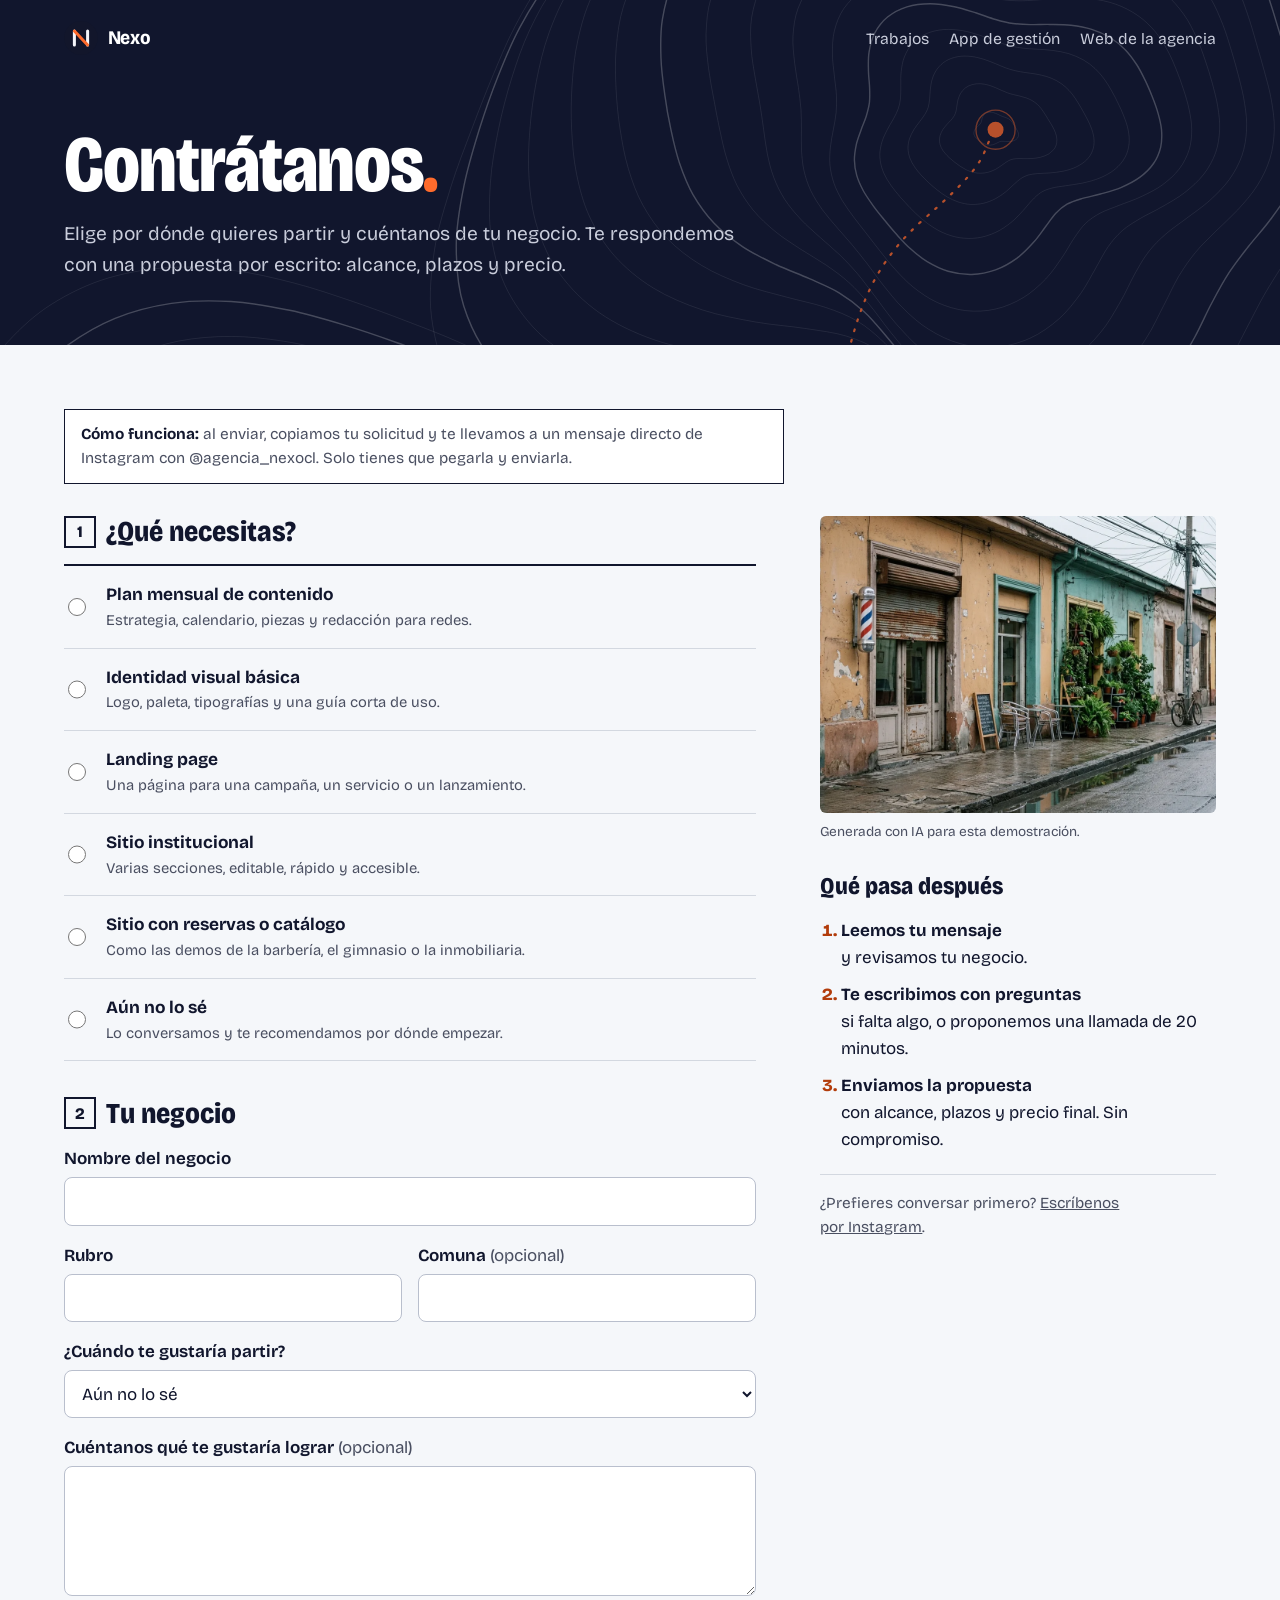
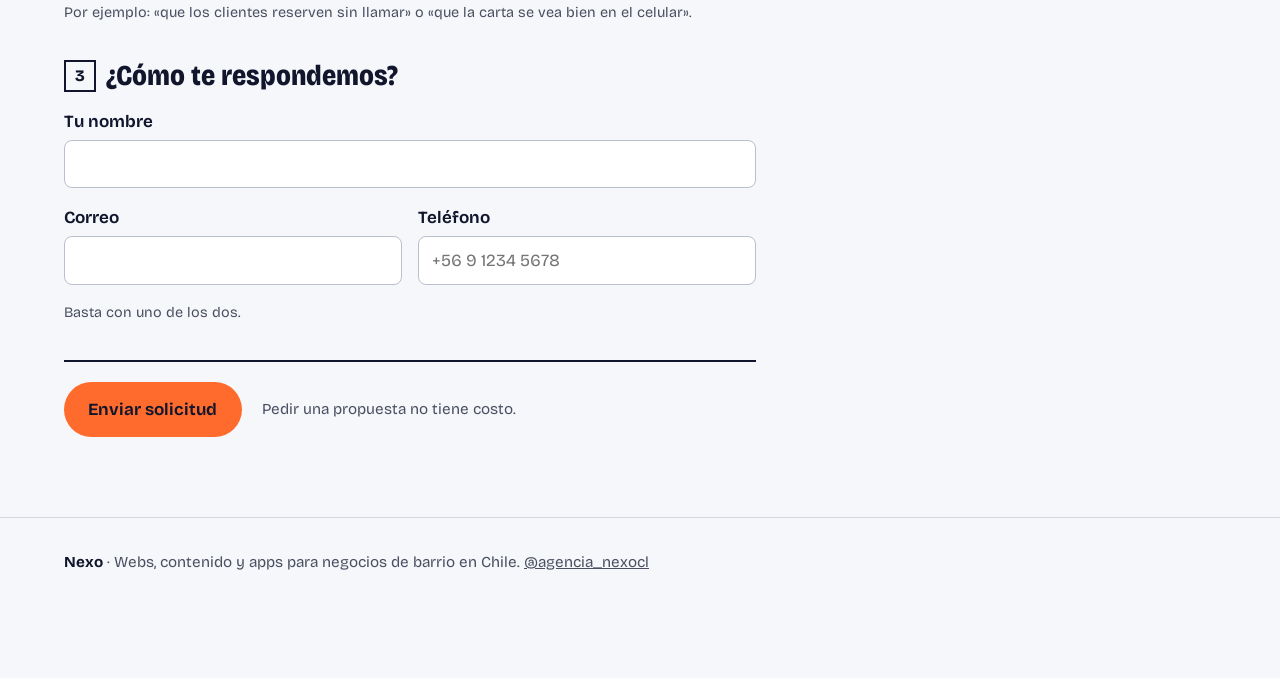
<file: contratar.html>
<!doctype html>
<html lang="es" data-modo="publico">
<head>
  <meta charset="utf-8">
  <meta name="viewport" content="width=device-width, initial-scale=1">
  <title>Contrátanos · Nexo</title>
  <meta name="description" content="Pide una propuesta a Nexo: cuéntanos de tu negocio y te respondemos por escrito.">
  <meta name="theme-color" content="#12162B">
  <link rel="icon" href="app/assets/icono.svg" type="image/svg+xml">
  <link rel="preload" href="portal/assets/fonts/bricolage-grotesque-latin-standard.woff2" as="font" type="font/woff2" crossorigin>
  <link rel="stylesheet" href="portal/portal.css">
  <link rel="stylesheet" href="portal/contratar.css">
</head>
<body>
  <a class="saltar" href="#formulario">Saltar al formulario</a>

  <header class="cabecera-noche">
    <img class="portada__curvas" src="portal/assets/curvas.svg" alt="" aria-hidden="true">
    <nav class="portada__nav" aria-label="Principal">
      <a class="marca" href="index.html" aria-label="Nexo, inicio"><svg viewBox="0 0 1080 1080" aria-hidden="true"><rect width="1080" height="1080" rx="540" fill="#12162B"/><g fill="none" stroke-linecap="round"><path d="M330 760V320M750 760V320" stroke="#F5F6FA" stroke-width="96"/><path d="M330 320L750 760" stroke="#FF6B2C" stroke-width="96"/></g></svg>Nexo</a>
      <ul>
        <li><a href="index.html#trabajos">Trabajos</a></li>
        <li><a href="index.html#app">App de gestión</a></li>
        <li><a href="sitios/estudio-norte/index.html">Web de la agencia</a></li>
      </ul>
    </nav>
    <div class="cabecera-noche__cuerpo">
      <h1>Contrátanos<span>.</span></h1>
      <p>Elige por dónde quieres partir y cuéntanos de tu negocio. Te respondemos con una propuesta por escrito: alcance, plazos y precio.</p>
    </div>
  </header>

  <main class="contratar" id="contenido">
    <div class="contratar__cabeza">
      <p class="contratar__demo" role="note"><strong>Cómo funciona:</strong> al enviar, copiamos tu solicitud y te llevamos a un mensaje directo de Instagram con @agencia_nexocl. Solo tienes que pegarla y enviarla.</p>
    </div>

    <form class="contratar__form" id="formulario" novalidate tabindex="-1">
      <div class="resumen-error" id="errores" role="alert" tabindex="-1" hidden></div>

      <fieldset class="tarifario">
        <legend><span class="paso">1</span> ¿Qué necesitas?</legend>
        <label class="tarifa"><input type="radio" name="plan" value="contenido"><span class="tarifa__nombre">Plan mensual de contenido<small>Estrategia, calendario, piezas y redacción para redes.</small></span></label>
        <label class="tarifa"><input type="radio" name="plan" value="identidad"><span class="tarifa__nombre">Identidad visual básica<small>Logo, paleta, tipografías y una guía corta de uso.</small></span></label>
        <label class="tarifa"><input type="radio" name="plan" value="landing"><span class="tarifa__nombre">Landing page<small>Una página para una campaña, un servicio o un lanzamiento.</small></span></label>
        <label class="tarifa"><input type="radio" name="plan" value="web"><span class="tarifa__nombre">Sitio institucional<small>Varias secciones, editable, rápido y accesible.</small></span></label>
        <label class="tarifa"><input type="radio" name="plan" value="reservas"><span class="tarifa__nombre">Sitio con reservas o catálogo<small>Como las demos de la barbería, el gimnasio o la inmobiliaria.</small></span></label>
        <label class="tarifa"><input type="radio" name="plan" value="conversar"><span class="tarifa__nombre">Aún no lo sé<small>Lo conversamos y te recomendamos por dónde empezar.</small></span></label>
      </fieldset>

      <fieldset class="grupo">
        <legend><span class="paso">2</span> Tu negocio</legend>
        <div class="campo">
          <label for="negocio">Nombre del negocio</label>
          <input id="negocio" name="negocio" autocomplete="organization" maxlength="80" required>
        </div>
        <div class="campos-dos">
          <div class="campo">
            <label for="rubro">Rubro</label>
            <input id="rubro" name="rubro" list="rubros" maxlength="60" required>
            <datalist id="rubros"><option value="Restaurante o cafetería"></option><option value="Barbería o peluquería"></option><option value="Gimnasio o estudio deportivo"></option><option value="Inmobiliaria"></option><option value="Tienda o almacén"></option><option value="Servicios profesionales"></option><option value="Salud o bienestar"></option></datalist>
          </div>
          <div class="campo">
            <label for="comuna">Comuna <span class="opcional">(opcional)</span></label>
            <input id="comuna" name="comuna" autocomplete="address-level2" maxlength="60">
          </div>
        </div>
        <div class="campo">
          <label for="inicio">¿Cuándo te gustaría partir?</label>
          <select id="inicio" name="inicio"><option value="">Aún no lo sé</option></select>
        </div>
        <div class="campo">
          <label for="mensaje">Cuéntanos qué te gustaría lograr <span class="opcional">(opcional)</span></label>
          <textarea id="mensaje" name="mensaje" rows="4" maxlength="2000" aria-describedby="mensaje-ayuda"></textarea>
          <p class="campo__ayuda" id="mensaje-ayuda">Por ejemplo: «que los clientes reserven sin llamar» o «que la carta se vea bien en el celular».</p>
        </div>
      </fieldset>

      <fieldset class="grupo">
        <legend><span class="paso">3</span> ¿Cómo te respondemos?</legend>
        <div class="campo">
          <label for="nombre">Tu nombre</label>
          <input id="nombre" name="nombre" autocomplete="name" maxlength="80" required>
        </div>
        <div class="campos-dos">
          <div class="campo">
            <label for="email">Correo</label>
            <input id="email" name="email" type="email" autocomplete="email" maxlength="120" aria-describedby="contacto-ayuda">
          </div>
          <div class="campo">
            <label for="telefono">Teléfono</label>
            <input id="telefono" name="telefono" type="tel" autocomplete="tel" maxlength="30" placeholder="+56 9 1234 5678" aria-describedby="contacto-ayuda">
          </div>
        </div>
        <p class="campo__ayuda" id="contacto-ayuda">Basta con uno de los dos.</p>
      </fieldset>

      <div class="contratar__enviar">
        <button class="boton boton--ruta" type="submit">Enviar solicitud</button>
        <p>Pedir una propuesta no tiene costo.</p>
      </div>
    </form>

    <aside class="contratar__lateral" aria-labelledby="t-pasos">
      <figure class="contratar__foto">
        <img src="portal/fotos/en-barrio.webp" alt="" width="1376" height="768" loading="lazy">
        <figcaption>Generada con IA para esta demostración.</figcaption>
      </figure>
      <h2 id="t-pasos">Qué pasa después</h2>
      <ol class="pasos-despues">
        <li><strong>Leemos tu mensaje</strong> y revisamos tu negocio.</li>
        <li><strong>Te escribimos con preguntas</strong> si falta algo, o proponemos una llamada de 20 minutos.</li>
        <li><strong>Enviamos la propuesta</strong> con alcance, plazos y precio final. Sin compromiso.</li>
      </ol>
      <p class="contratar__nota">¿Prefieres conversar primero? <a href="https://ig.me/m/agencia_nexocl" rel="noopener">Escríbenos por Instagram</a>.</p>
    </aside>

    <section class="confirmacion" id="confirmacion" tabindex="-1" hidden aria-labelledby="t-confirmacion">
      <h2 id="t-confirmacion">Solicitud recibida</h2>
      <p id="confirmacion-texto"></p>
      <pre class="confirmacion__resumen" id="confirmacion-resumen"></pre>
      <div class="confirmacion__acciones">
        <a class="boton boton--ruta" href="https://ig.me/m/agencia_nexocl" rel="noopener">Abrir mensaje directo</a>
        <a class="boton boton--linea" href="contratar.html">Enviar otra</a>
        <a class="boton boton--texto" href="index.html">Volver al inicio</a>
      </div>
    </section>
  </main>

  <footer class="pie">
    <p><strong>Nexo</strong> · Webs, contenido y apps para negocios de barrio en Chile. <a href="https://www.instagram.com/agencia_nexocl/" rel="noopener">@agencia_nexocl</a></p>
  </footer>
  <script src="portal/contratar.js" defer></script>
</body>
</html>
</file>
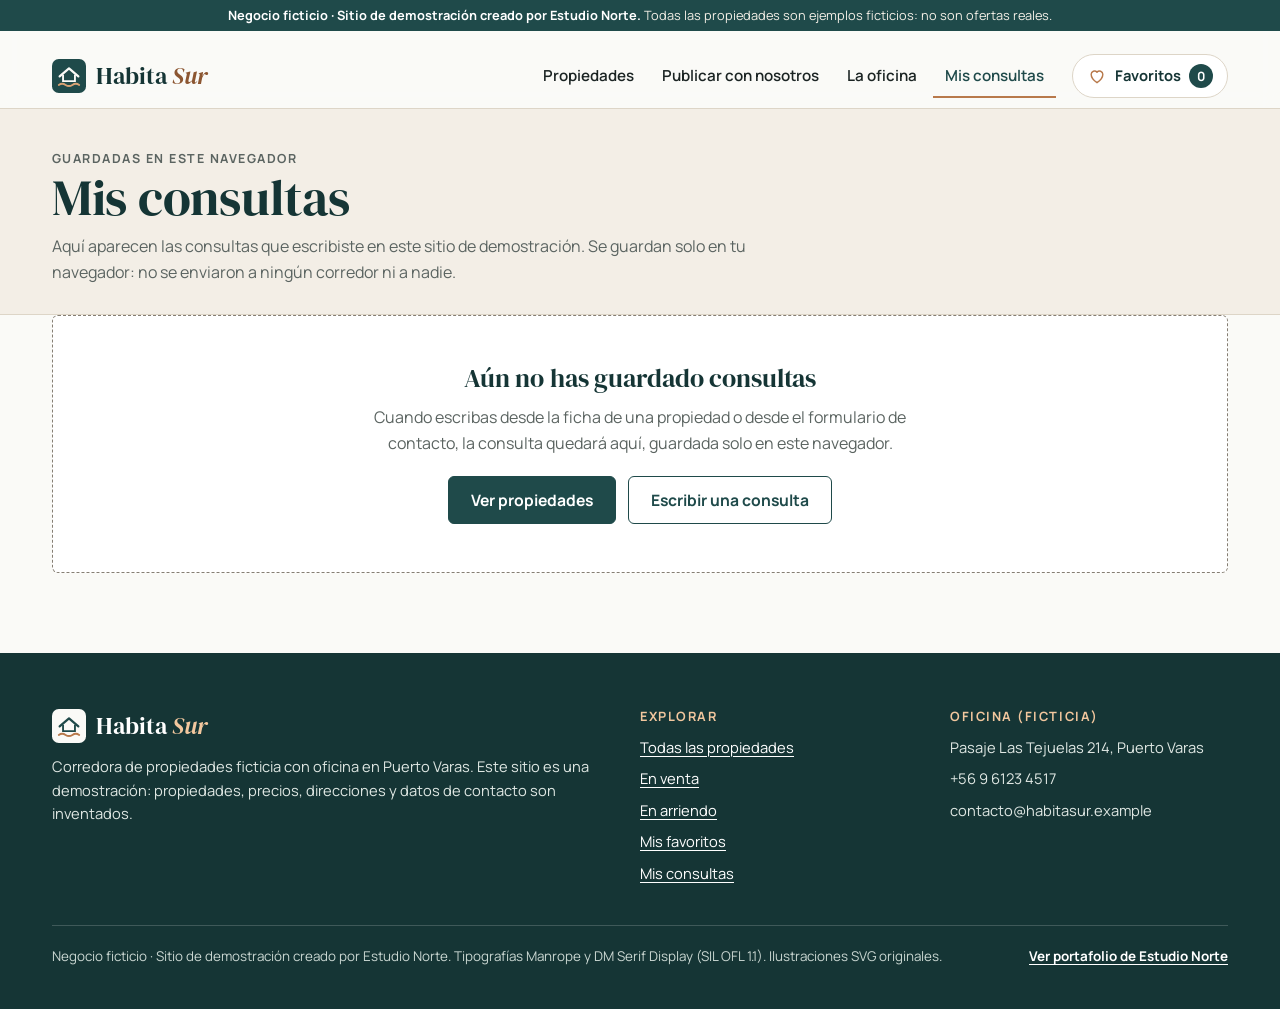
<file: sitios/habita-sur/consultas.html>
<!doctype html>
<html lang="es-CL">
<head>
  <meta charset="utf-8">
  <meta name="viewport" content="width=device-width, initial-scale=1">
  <title>Mis consultas · Habita Sur (sitio de demostración)</title>
  <meta name="description" content="Consultas guardadas solo en este navegador en el sitio de demostración de Habita Sur. No se envían a nadie.">
  <meta name="theme-color" content="#1F4A4A">
  <link rel="icon" href="assets/img/favicon.svg" type="image/svg+xml">
  <link rel="stylesheet" href="styles.css">
</head>
<body>
  <a class="saltar" href="#contenido">Saltar al contenido</a>
  <header class="cabecera">
    <p class="aviso-demo"><strong>Negocio ficticio · Sitio de demostración creado por Estudio Norte.</strong> <span class="largo">Todas las propiedades son ejemplos ficticios: no son ofertas reales.</span><span class="corto">Propiedades de ejemplo, no reales.</span></p>
    <div class="contenedor barra">
      <a class="marca" href="index.html">
        <svg viewBox="0 0 40 40" aria-hidden="true" focusable="false"><rect width="40" height="40" rx="8" fill="#1F4A4A"/><path d="M9 20.5 20 11l11 9.5" fill="none" stroke="#FAFAF7" stroke-width="2.6" stroke-linejoin="round" stroke-linecap="round"/><path d="M13 18.5V26h14v-7.5" fill="none" stroke="#FAFAF7" stroke-width="2.2"/><path d="M8 30.5c3-2 5-2 8 0s5 2 8 0 5-2 8 0" fill="none" stroke="#D9A274" stroke-width="2.2" stroke-linecap="round"/></svg>
        <span class="marca__nombre">Habita <em>Sur</em></span>
      </a>
      <nav class="nav" id="menu-principal" aria-label="Principal">
        <ul>
          <li><a href="propiedades.html">Propiedades</a></li>
          <li><a href="index.html#publicar">Publicar con nosotros</a></li>
          <li><a href="index.html#oficina">La oficina</a></li>
          <li><a href="consultas.html" aria-current="page">Mis consultas</a></li>
        </ul>
      </nav>
      <a class="enlace-fav" href="propiedades.html?favoritos=1" data-fav-enlace aria-label="Mis favoritos">
        <svg class="icono" viewBox="0 0 24 24" width="20" height="20" fill="none" stroke="currentColor" stroke-width="1.7" stroke-linejoin="round" aria-hidden="true" focusable="false"><path d="M12 20s-7-4.4-7-10a4 4 0 0 1 7-2.6A4 4 0 0 1 19 10c0 5.6-7 10-7 10z"/></svg>
        <span class="enlace-fav__texto">Favoritos</span>
        <span class="contador" data-fav-contador>0</span>
      </a>
      <button class="boton-menu" type="button" aria-expanded="false" aria-controls="menu-principal" data-menu-boton><span class="boton-menu__lineas" aria-hidden="true"></span>Menú</button>
    </div>
  </header>

  <main id="contenido" tabindex="-1">
    <div class="cabeza-pagina">
      <div class="contenedor">
        <p class="antetitulo">Guardadas en este navegador</p>
        <h1>Mis consultas</h1>
        <p>Aquí aparecen las consultas que escribiste en este sitio de demostración. Se guardan solo en tu navegador: no se enviaron a ningún corredor ni a nadie.</p>
      </div>
    </div>
    <div class="contenedor" style="padding-bottom:80px">
      <div class="barra-consultas" data-barra hidden>
        <p data-cuenta></p>
        <div class="confirmar" data-confirmar-zona>
          <button type="button" class="boton boton--peligro boton--chico" data-borrar-todas>Borrar todas</button>
        </div>
      </div>
      <ul class="consultas" data-lista aria-label="Consultas guardadas"></ul>
      <div data-vacio hidden></div>
    </div>
  </main>

  <footer class="pie">
    <div class="contenedor">
      <div class="pie__grilla">
        <div>
          <a class="marca" href="index.html">
            <svg viewBox="0 0 40 40" aria-hidden="true" focusable="false"><rect width="40" height="40" rx="8" fill="#FAFAF7"/><path d="M9 20.5 20 11l11 9.5" fill="none" stroke="#1F4A4A" stroke-width="2.6" stroke-linejoin="round" stroke-linecap="round"/><path d="M13 18.5V26h14v-7.5" fill="none" stroke="#1F4A4A" stroke-width="2.2"/><path d="M8 30.5c3-2 5-2 8 0s5 2 8 0 5-2 8 0" fill="none" stroke="#B8794B" stroke-width="2.2" stroke-linecap="round"/></svg>
            <span class="marca__nombre">Habita <em>Sur</em></span>
          </a>
          <p>Corredora de propiedades ficticia con oficina en Puerto Varas. Este sitio es una demostración: propiedades, precios, direcciones y datos de contacto son inventados.</p>
        </div>
        <div>
          <h2>Explorar</h2>
          <ul>
            <li><a href="propiedades.html">Todas las propiedades</a></li>
            <li><a href="propiedades.html?operacion=venta">En venta</a></li>
            <li><a href="propiedades.html?operacion=arriendo">En arriendo</a></li>
            <li><a href="propiedades.html?favoritos=1">Mis favoritos</a></li>
            <li><a href="consultas.html">Mis consultas</a></li>
          </ul>
        </div>
        <div>
          <h2>Oficina (ficticia)</h2>
          <ul>
            <li>Pasaje Las Tejuelas 214, Puerto Varas</li>
            <li>+56 9 6123 4517</li>
            <li>contacto@habitasur.example</li>
          </ul>
        </div>
      </div>
      <div class="pie__legal">
        <p>Negocio ficticio · Sitio de demostración creado por Estudio Norte. Tipografías Manrope y DM Serif Display (SIL OFL 1.1). Ilustraciones SVG originales.</p>
        <a class="pie__portafolio" href="../../index.html">Ver portafolio de Estudio Norte</a>
      </div>
    </div>
  </footer>

  <script src="js/escenas.js"></script>
  <script src="js/datos.js"></script>
  <script src="js/comun.js"></script>
  <script src="js/consultas.js"></script>
</body>
</html>
</file>
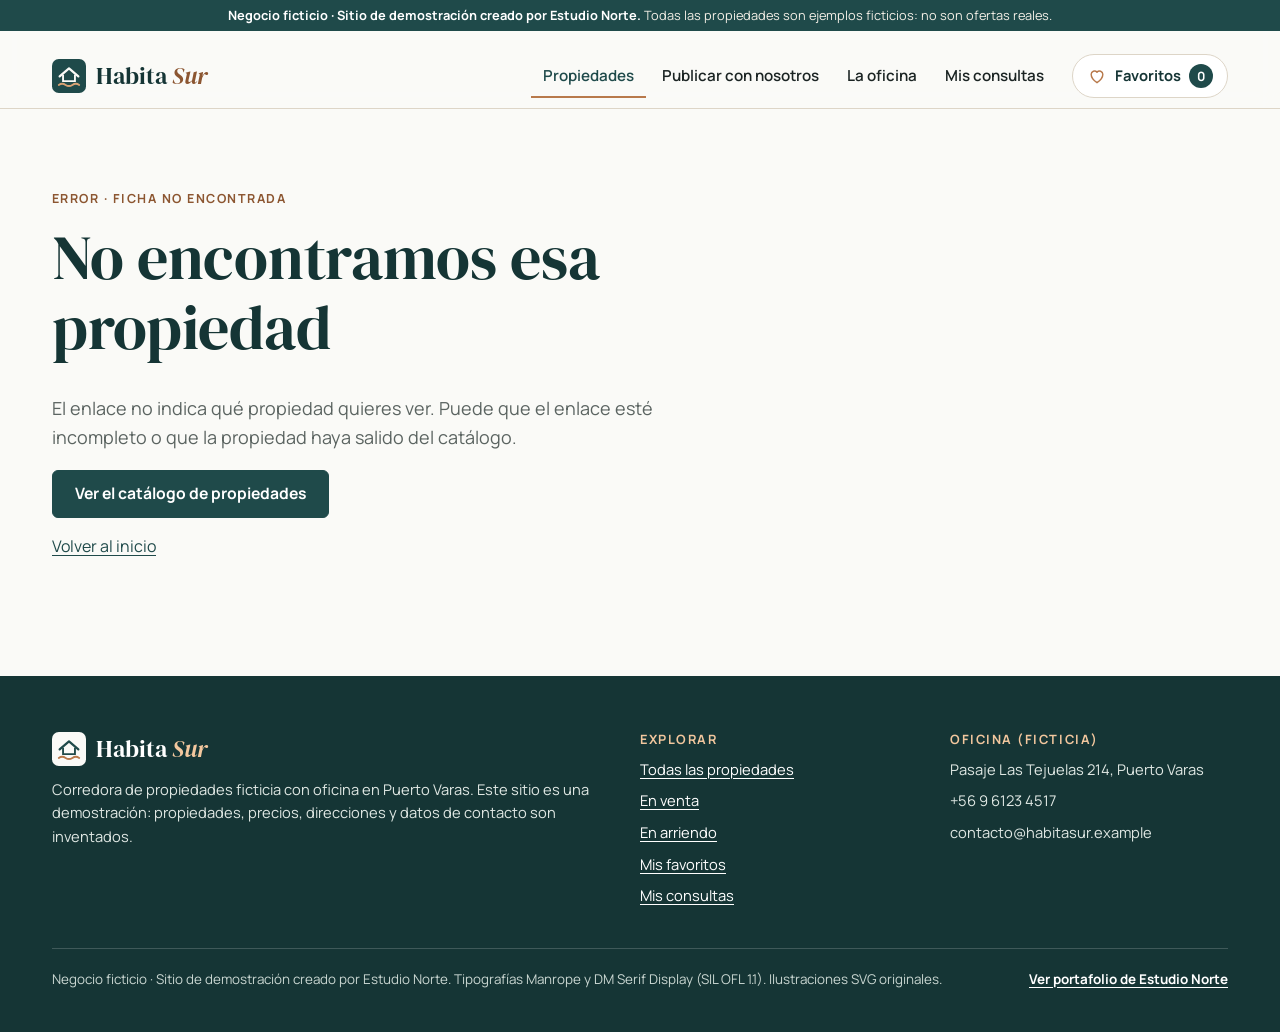
<file: sitios/habita-sur/propiedad.html>
<!doctype html>
<html lang="es-CL">
<head>
  <meta charset="utf-8">
  <meta name="viewport" content="width=device-width, initial-scale=1">
  <title>Ficha de propiedad · Habita Sur (sitio de demostración)</title>
  <meta name="description" content="Ficha de una propiedad de ejemplo de Habita Sur, corredora ficticia del sur de Chile. No es una oferta real.">
  <meta name="theme-color" content="#1F4A4A">
  <link rel="icon" href="assets/img/favicon.svg" type="image/svg+xml">
  <link rel="stylesheet" href="styles.css">
</head>
<body>
  <a class="saltar" href="#contenido">Saltar al contenido</a>
  <header class="cabecera">
    <p class="aviso-demo"><strong>Negocio ficticio · Sitio de demostración creado por Estudio Norte.</strong> <span class="largo">Todas las propiedades son ejemplos ficticios: no son ofertas reales.</span><span class="corto">Propiedades de ejemplo, no reales.</span></p>
    <div class="contenedor barra">
      <a class="marca" href="index.html">
        <svg viewBox="0 0 40 40" aria-hidden="true" focusable="false"><rect width="40" height="40" rx="8" fill="#1F4A4A"/><path d="M9 20.5 20 11l11 9.5" fill="none" stroke="#FAFAF7" stroke-width="2.6" stroke-linejoin="round" stroke-linecap="round"/><path d="M13 18.5V26h14v-7.5" fill="none" stroke="#FAFAF7" stroke-width="2.2"/><path d="M8 30.5c3-2 5-2 8 0s5 2 8 0 5-2 8 0" fill="none" stroke="#D9A274" stroke-width="2.2" stroke-linecap="round"/></svg>
        <span class="marca__nombre">Habita <em>Sur</em></span>
      </a>
      <nav class="nav" id="menu-principal" aria-label="Principal">
        <ul>
          <li><a href="propiedades.html" aria-current="page">Propiedades</a></li>
          <li><a href="index.html#publicar">Publicar con nosotros</a></li>
          <li><a href="index.html#oficina">La oficina</a></li>
          <li><a href="consultas.html">Mis consultas</a></li>
        </ul>
      </nav>
      <a class="enlace-fav" href="propiedades.html?favoritos=1" data-fav-enlace aria-label="Mis favoritos">
        <svg class="icono" viewBox="0 0 24 24" width="20" height="20" fill="none" stroke="currentColor" stroke-width="1.7" stroke-linejoin="round" aria-hidden="true" focusable="false"><path d="M12 20s-7-4.4-7-10a4 4 0 0 1 7-2.6A4 4 0 0 1 19 10c0 5.6-7 10-7 10z"/></svg>
        <span class="enlace-fav__texto">Favoritos</span>
        <span class="contador" data-fav-contador>0</span>
      </a>
      <button class="boton-menu" type="button" aria-expanded="false" aria-controls="menu-principal" data-menu-boton><span class="boton-menu__lineas" aria-hidden="true"></span>Menú</button>
    </div>
  </header>

  <main id="contenido" tabindex="-1">
    <div class="contenedor" data-ficha>
      <noscript><p class="no-encontrada">Para ver la ficha de la propiedad activa JavaScript en tu navegador. <a href="propiedades.html">Volver al catálogo</a>.</p></noscript>
    </div>
  </main>

  <dialog class="visor" aria-labelledby="visor-titulo" data-visor>
    <div class="visor__barra">
      <p class="visor__titulo" id="visor-titulo" data-visor-titulo>Foto</p>
      <button type="button" data-visor-cerrar>
        <svg class="icono" viewBox="0 0 24 24" width="20" height="20" fill="none" stroke="currentColor" stroke-width="1.8" stroke-linecap="round" aria-hidden="true" focusable="false"><path d="M6 6l12 12M18 6L6 18"/></svg>
        Cerrar
      </button>
    </div>
    <div class="visor__imagen" data-visor-fondo>
      <figure data-visor-figura></figure>
    </div>
    <div class="visor__pie">
      <button type="button" data-visor-ant aria-label="Foto anterior">
        <svg class="icono" viewBox="0 0 24 24" width="22" height="22" fill="none" stroke="currentColor" stroke-width="2" stroke-linecap="round" stroke-linejoin="round" aria-hidden="true" focusable="false"><path d="M15 5l-7 7 7 7"/></svg>
      </button>
      <span data-visor-contador aria-hidden="true">1 / 1</span>
      <button type="button" data-visor-sig aria-label="Foto siguiente">
        <svg class="icono" viewBox="0 0 24 24" width="22" height="22" fill="none" stroke="currentColor" stroke-width="2" stroke-linecap="round" stroke-linejoin="round" aria-hidden="true" focusable="false"><path d="M9 5l7 7-7 7"/></svg>
      </button>
    </div>
  </dialog>

  <footer class="pie">
    <div class="contenedor">
      <div class="pie__grilla">
        <div>
          <a class="marca" href="index.html">
            <svg viewBox="0 0 40 40" aria-hidden="true" focusable="false"><rect width="40" height="40" rx="8" fill="#FAFAF7"/><path d="M9 20.5 20 11l11 9.5" fill="none" stroke="#1F4A4A" stroke-width="2.6" stroke-linejoin="round" stroke-linecap="round"/><path d="M13 18.5V26h14v-7.5" fill="none" stroke="#1F4A4A" stroke-width="2.2"/><path d="M8 30.5c3-2 5-2 8 0s5 2 8 0 5-2 8 0" fill="none" stroke="#B8794B" stroke-width="2.2" stroke-linecap="round"/></svg>
            <span class="marca__nombre">Habita <em>Sur</em></span>
          </a>
          <p>Corredora de propiedades ficticia con oficina en Puerto Varas. Este sitio es una demostración: propiedades, precios, direcciones y datos de contacto son inventados.</p>
        </div>
        <div>
          <h2>Explorar</h2>
          <ul>
            <li><a href="propiedades.html">Todas las propiedades</a></li>
            <li><a href="propiedades.html?operacion=venta">En venta</a></li>
            <li><a href="propiedades.html?operacion=arriendo">En arriendo</a></li>
            <li><a href="propiedades.html?favoritos=1">Mis favoritos</a></li>
            <li><a href="consultas.html">Mis consultas</a></li>
          </ul>
        </div>
        <div>
          <h2>Oficina (ficticia)</h2>
          <ul>
            <li>Pasaje Las Tejuelas 214, Puerto Varas</li>
            <li>+56 9 6123 4517</li>
            <li>contacto@habitasur.example</li>
          </ul>
        </div>
      </div>
      <div class="pie__legal">
        <p>Negocio ficticio · Sitio de demostración creado por Estudio Norte. Tipografías Manrope y DM Serif Display (SIL OFL 1.1). Ilustraciones SVG originales.</p>
        <a class="pie__portafolio" href="../../index.html">Ver portafolio de Estudio Norte</a>
      </div>
    </div>
  </footer>

  <script src="js/escenas.js"></script>
  <script src="js/datos.js"></script>
  <script src="js/comun.js"></script>
  <script src="js/ficha.js"></script>
</body>
</html>
</file>
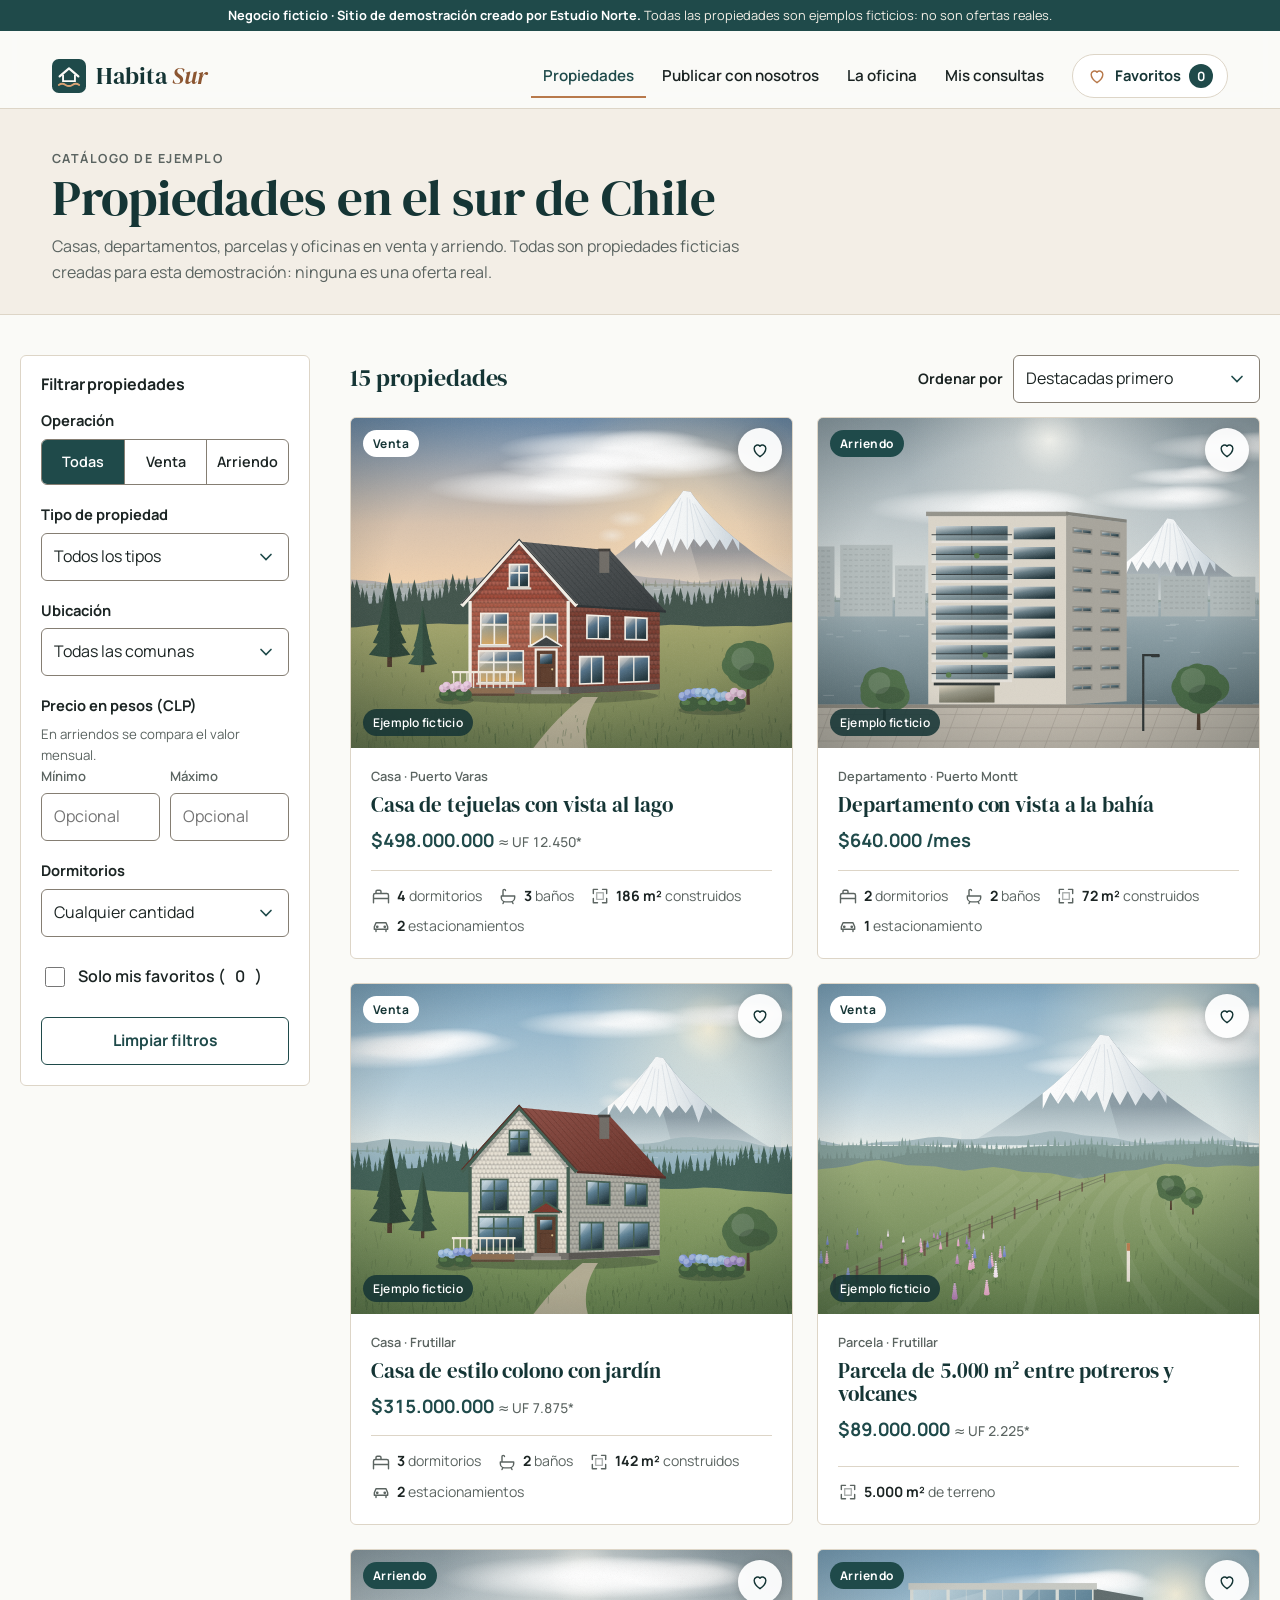
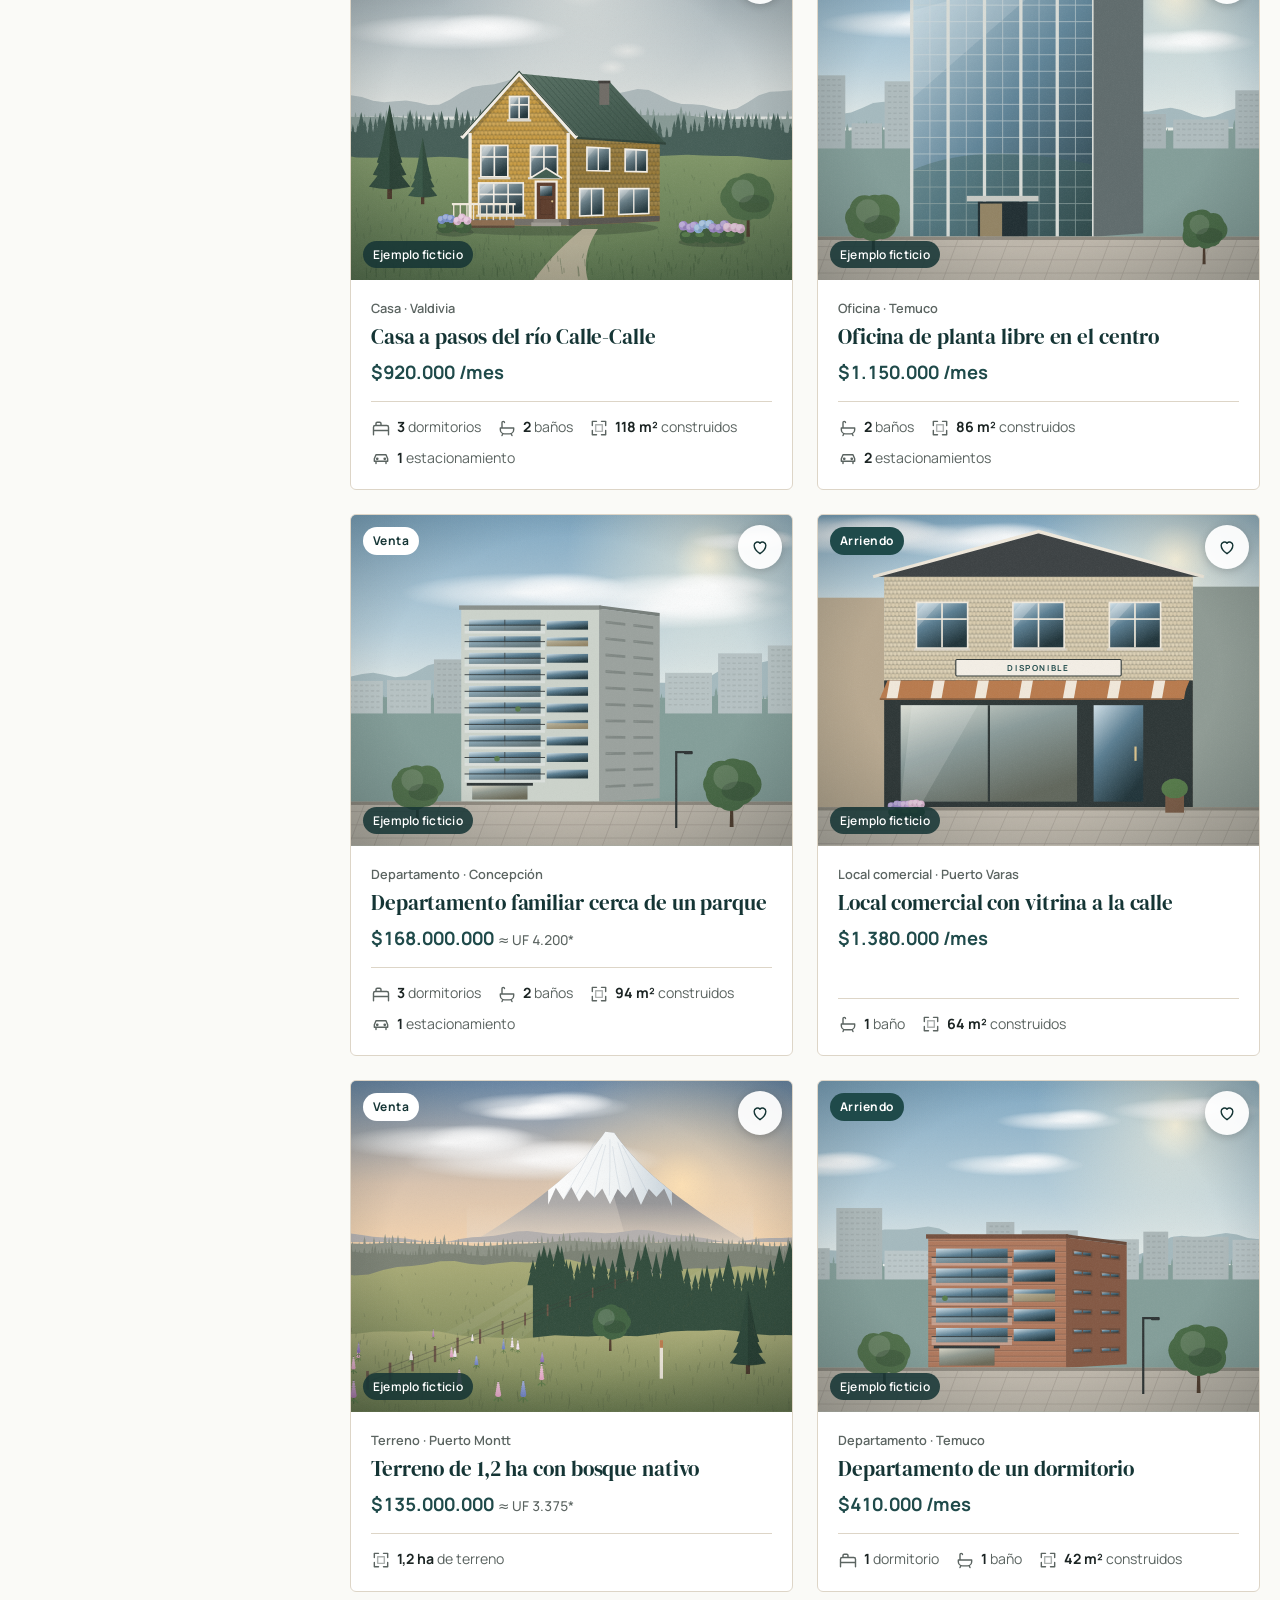
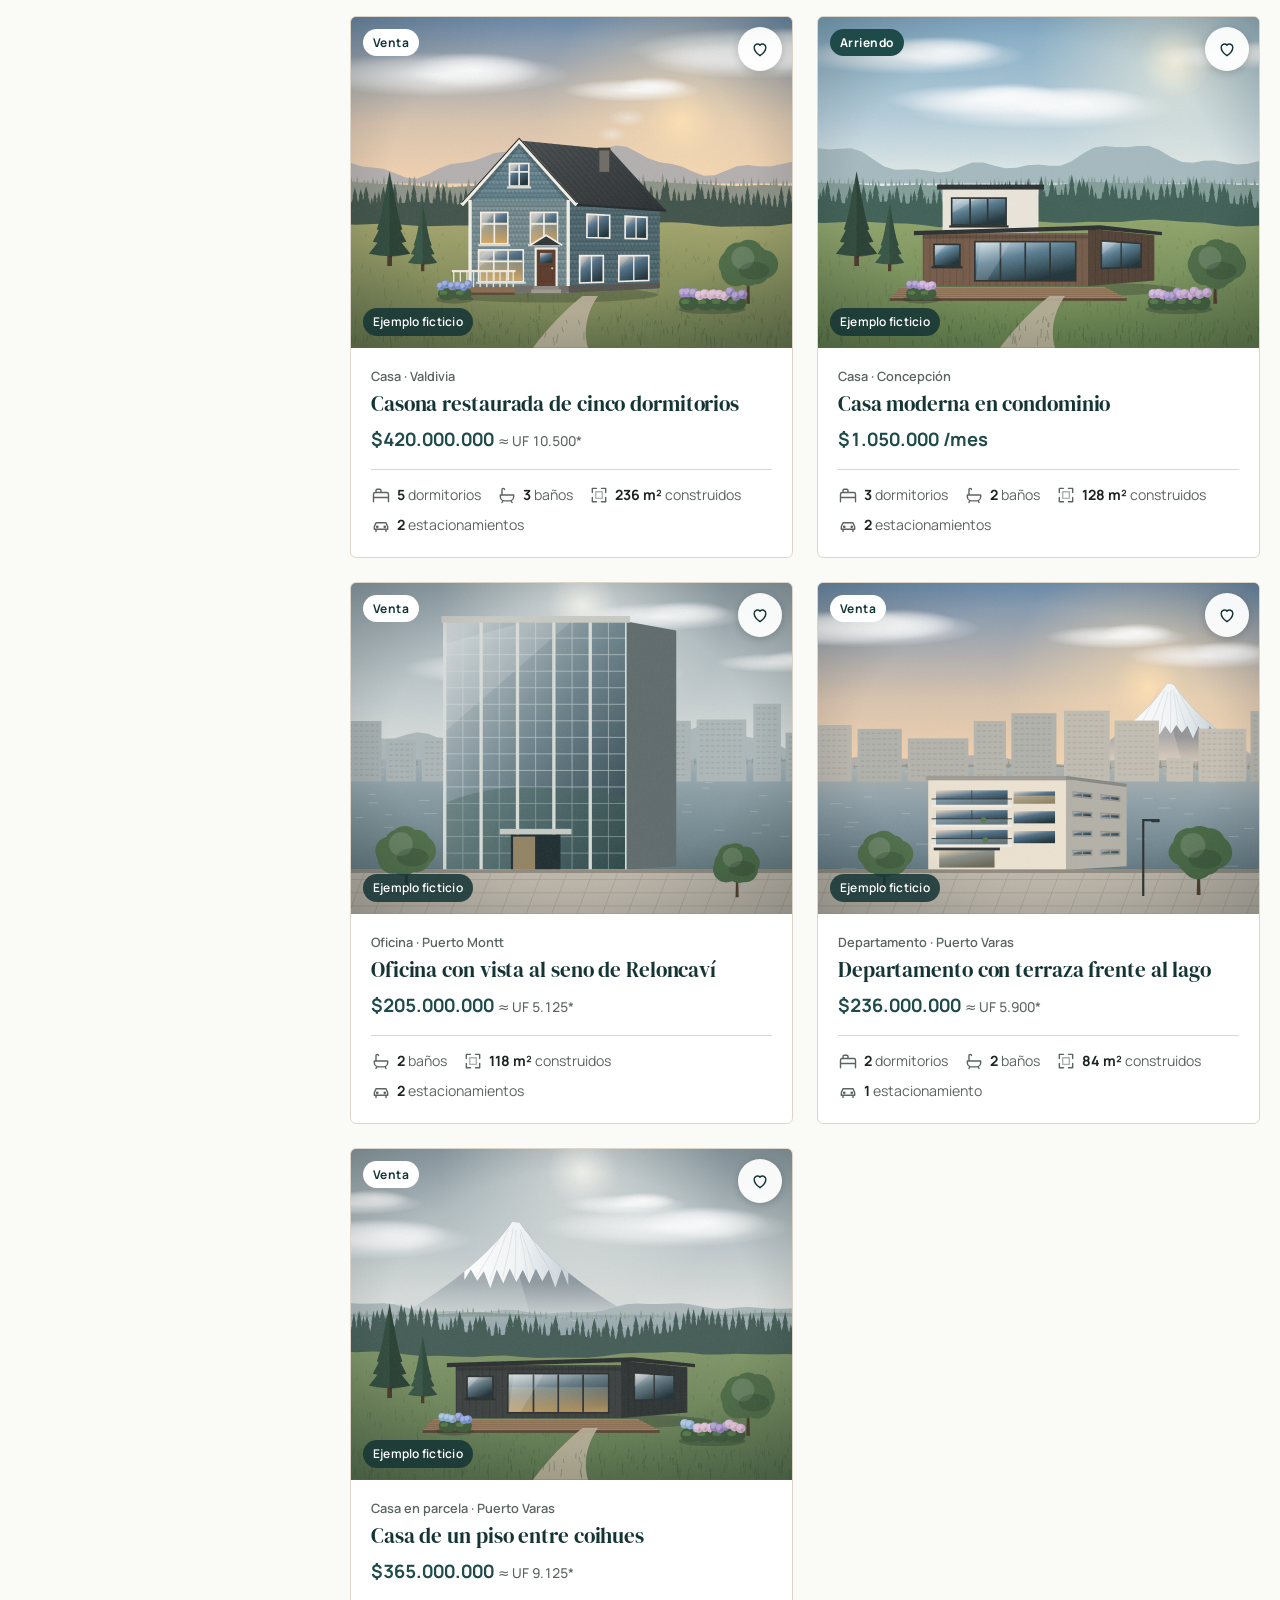
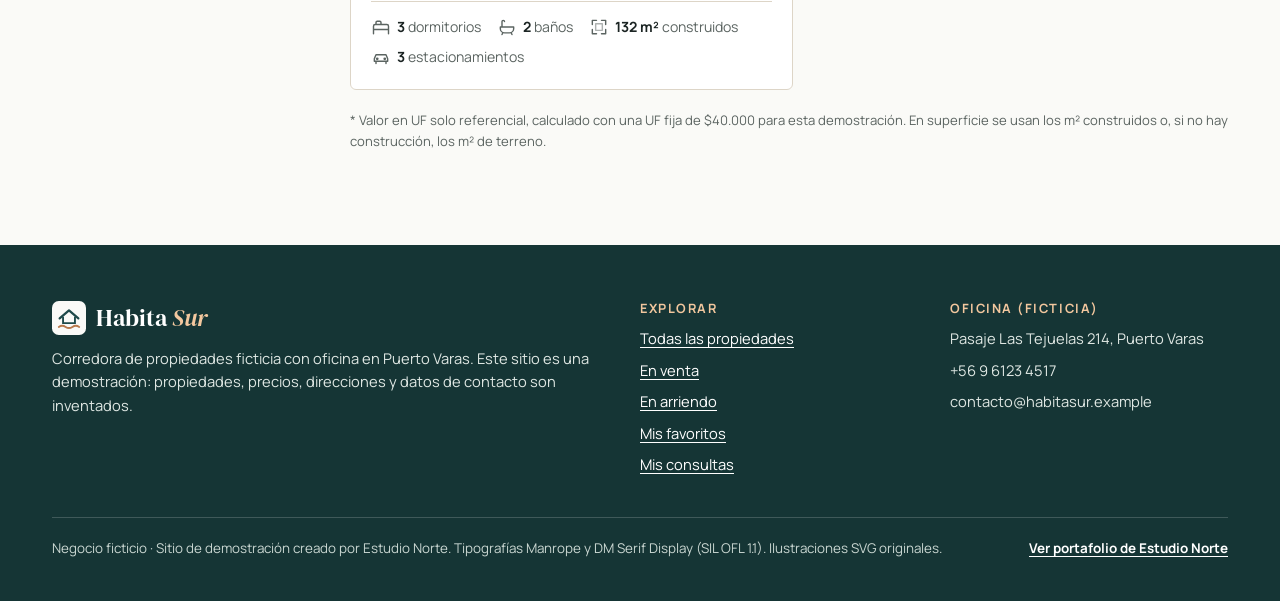
<file: sitios/habita-sur/propiedades.html>
<!doctype html>
<html lang="es-CL">
<head>
  <meta charset="utf-8">
  <meta name="viewport" content="width=device-width, initial-scale=1">
  <title>Propiedades · Habita Sur (sitio de demostración)</title>
  <meta name="description" content="Catálogo de propiedades de ejemplo de Habita Sur, corredora ficticia: casas, departamentos, parcelas y oficinas en el sur de Chile. No son ofertas reales.">
  <meta name="theme-color" content="#1F4A4A">
  <link rel="icon" href="assets/img/favicon.svg" type="image/svg+xml">
  <link rel="stylesheet" href="styles.css">
</head>
<body>
  <a class="saltar" href="#contenido">Saltar al contenido</a>
  <header class="cabecera">
    <p class="aviso-demo"><strong>Negocio ficticio · Sitio de demostración creado por Estudio Norte.</strong> <span class="largo">Todas las propiedades son ejemplos ficticios: no son ofertas reales.</span><span class="corto">Propiedades de ejemplo, no reales.</span></p>
    <div class="contenedor barra">
      <a class="marca" href="index.html">
        <svg viewBox="0 0 40 40" aria-hidden="true" focusable="false"><rect width="40" height="40" rx="8" fill="#1F4A4A"/><path d="M9 20.5 20 11l11 9.5" fill="none" stroke="#FAFAF7" stroke-width="2.6" stroke-linejoin="round" stroke-linecap="round"/><path d="M13 18.5V26h14v-7.5" fill="none" stroke="#FAFAF7" stroke-width="2.2"/><path d="M8 30.5c3-2 5-2 8 0s5 2 8 0 5-2 8 0" fill="none" stroke="#D9A274" stroke-width="2.2" stroke-linecap="round"/></svg>
        <span class="marca__nombre">Habita <em>Sur</em></span>
      </a>
      <nav class="nav" id="menu-principal" aria-label="Principal">
        <ul>
          <li><a href="propiedades.html" aria-current="page">Propiedades</a></li>
          <li><a href="index.html#publicar">Publicar con nosotros</a></li>
          <li><a href="index.html#oficina">La oficina</a></li>
          <li><a href="consultas.html">Mis consultas</a></li>
        </ul>
      </nav>
      <a class="enlace-fav" href="propiedades.html?favoritos=1" data-fav-enlace aria-label="Mis favoritos">
        <svg class="icono" viewBox="0 0 24 24" width="20" height="20" fill="none" stroke="currentColor" stroke-width="1.7" stroke-linejoin="round" aria-hidden="true" focusable="false"><path d="M12 20s-7-4.4-7-10a4 4 0 0 1 7-2.6A4 4 0 0 1 19 10c0 5.6-7 10-7 10z"/></svg>
        <span class="enlace-fav__texto">Favoritos</span>
        <span class="contador" data-fav-contador>0</span>
      </a>
      <button class="boton-menu" type="button" aria-expanded="false" aria-controls="menu-principal" data-menu-boton><span class="boton-menu__lineas" aria-hidden="true"></span>Menú</button>
    </div>
  </header>

  <main id="contenido" tabindex="-1">
    <div class="cabeza-pagina">
      <div class="contenedor">
        <p class="antetitulo">Catálogo de ejemplo</p>
        <h1>Propiedades en el sur de Chile</h1>
        <p>Casas, departamentos, parcelas y oficinas en venta y arriendo. Todas son propiedades ficticias creadas para esta demostración: ninguna es una oferta real.</p>
      </div>
    </div>

    <div class="contenedor catalogo">
      <aside aria-labelledby="titulo-filtros">
        <button class="boton boton--claro filtros-toggle" type="button" aria-expanded="false" aria-controls="panel-filtros" data-filtros-toggle>
          <svg class="icono" viewBox="0 0 24 24" width="20" height="20" fill="none" stroke="currentColor" stroke-width="1.8" stroke-linecap="round" aria-hidden="true" focusable="false"><path d="M4 6h16M7 12h10M10 18h4"/></svg>
          <span data-filtros-toggle-texto>Filtros</span>
        </button>
        <div class="filtros" id="panel-filtros">
          <h2 id="titulo-filtros">Filtrar propiedades</h2>
          <form id="form-filtros" action="propiedades.html" method="get">
            <fieldset>
              <legend>Operación</legend>
              <div class="segmentado">
                <label><input type="radio" name="operacion" value="" checked><span>Todas</span></label>
                <label><input type="radio" name="operacion" value="venta"><span>Venta</span></label>
                <label><input type="radio" name="operacion" value="arriendo"><span>Arriendo</span></label>
              </div>
            </fieldset>
            <div class="campo">
              <label for="f-tipo">Tipo de propiedad</label>
              <select id="f-tipo" name="tipo">
                <option value="">Todos los tipos</option>
                <option value="casa">Casa</option>
                <option value="departamento">Departamento</option>
                <option value="terreno">Parcela o terreno</option>
                <option value="comercial">Oficina o local</option>
              </select>
            </div>
            <div class="campo">
              <label for="f-comuna">Ubicación</label>
              <select id="f-comuna" name="comuna">
                <option value="">Todas las comunas</option>
                <option value="concepcion">Concepción</option>
                <option value="temuco">Temuco</option>
                <option value="valdivia">Valdivia</option>
                <option value="frutillar">Frutillar</option>
                <option value="puerto-varas">Puerto Varas</option>
                <option value="puerto-montt">Puerto Montt</option>
              </select>
            </div>
            <fieldset>
              <legend>Precio en pesos (CLP)</legend>
              <p class="ayuda" id="ayuda-precio">En arriendos se compara el valor mensual.</p>
              <div class="precio-rango">
                <div class="campo">
                  <label for="f-min">Mínimo</label>
                  <input id="f-min" name="min" type="number" inputmode="numeric" min="0" step="10000" placeholder="Opcional" aria-describedby="ayuda-precio error-precio">
                </div>
                <div class="campo">
                  <label for="f-max">Máximo</label>
                  <input id="f-max" name="max" type="number" inputmode="numeric" min="0" step="10000" placeholder="Opcional" aria-describedby="ayuda-precio error-precio">
                </div>
              </div>
              <p class="error" id="error-precio" hidden></p>
            </fieldset>
            <div class="campo">
              <label for="f-dorm">Dormitorios</label>
              <select id="f-dorm" name="dorm">
                <option value="">Cualquier cantidad</option>
                <option value="1">1 o más</option>
                <option value="2">2 o más</option>
                <option value="3">3 o más</option>
                <option value="4">4 o más</option>
              </select>
            </div>
            <label class="casilla"><input type="checkbox" name="favoritos" value="1" id="f-favoritos"> Solo mis favoritos (<span data-fav-contador>0</span>)</label>
            <button class="boton boton--secundario" type="button" data-limpiar>Limpiar filtros</button>
            <noscript><button class="boton" type="submit">Aplicar filtros</button></noscript>
          </form>
        </div>
      </aside>

      <section aria-labelledby="cuenta-resultados" class="resultados">
        <div class="resultados__barra">
          <h2 class="resultados__cuenta" id="cuenta-resultados" tabindex="-1">Propiedades</h2>
          <div class="orden">
            <label for="f-orden">Ordenar por</label>
            <select id="f-orden" name="orden" form="form-filtros">
              <option value="destacadas">Destacadas primero</option>
              <option value="precio-asc">Precio: menor a mayor</option>
              <option value="precio-desc">Precio: mayor a menor</option>
              <option value="superficie-desc">Superficie: mayor a menor</option>
              <option value="superficie-asc">Superficie: menor a mayor</option>
            </select>
          </div>
        </div>
        <ul class="chips" data-chips aria-label="Filtros activos"></ul>
        <div class="grilla" data-resultados></div>
        <div data-vacio hidden></div>
        <p class="nota-uf">* Valor en UF solo referencial, calculado con una UF fija de $40.000 para esta demostración. En superficie se usan los m² construidos o, si no hay construcción, los m² de terreno.</p>
        <noscript><p>Para ver y filtrar las propiedades activa JavaScript en tu navegador.</p></noscript>
      </section>
    </div>
  </main>

  <footer class="pie">
    <div class="contenedor">
      <div class="pie__grilla">
        <div>
          <a class="marca" href="index.html">
            <svg viewBox="0 0 40 40" aria-hidden="true" focusable="false"><rect width="40" height="40" rx="8" fill="#FAFAF7"/><path d="M9 20.5 20 11l11 9.5" fill="none" stroke="#1F4A4A" stroke-width="2.6" stroke-linejoin="round" stroke-linecap="round"/><path d="M13 18.5V26h14v-7.5" fill="none" stroke="#1F4A4A" stroke-width="2.2"/><path d="M8 30.5c3-2 5-2 8 0s5 2 8 0 5-2 8 0" fill="none" stroke="#B8794B" stroke-width="2.2" stroke-linecap="round"/></svg>
            <span class="marca__nombre">Habita <em>Sur</em></span>
          </a>
          <p>Corredora de propiedades ficticia con oficina en Puerto Varas. Este sitio es una demostración: propiedades, precios, direcciones y datos de contacto son inventados.</p>
        </div>
        <div>
          <h2>Explorar</h2>
          <ul>
            <li><a href="propiedades.html">Todas las propiedades</a></li>
            <li><a href="propiedades.html?operacion=venta">En venta</a></li>
            <li><a href="propiedades.html?operacion=arriendo">En arriendo</a></li>
            <li><a href="propiedades.html?favoritos=1">Mis favoritos</a></li>
            <li><a href="consultas.html">Mis consultas</a></li>
          </ul>
        </div>
        <div>
          <h2>Oficina (ficticia)</h2>
          <ul>
            <li>Pasaje Las Tejuelas 214, Puerto Varas</li>
            <li>+56 9 6123 4517</li>
            <li>contacto@habitasur.example</li>
          </ul>
        </div>
      </div>
      <div class="pie__legal">
        <p>Negocio ficticio · Sitio de demostración creado por Estudio Norte. Tipografías Manrope y DM Serif Display (SIL OFL 1.1). Ilustraciones SVG originales.</p>
        <a class="pie__portafolio" href="../../index.html">Ver portafolio de Estudio Norte</a>
      </div>
    </div>
  </footer>

  <script src="js/escenas.js"></script>
  <script src="js/datos.js"></script>
  <script src="js/comun.js"></script>
  <script src="js/catalogo.js"></script>
</body>
</html>
</file>
<file: portal/portal.css>
/* Portafolio de Estudio Norte · hoja topográfica: tinta azul noche, carta fría y una ruta naranja. */
@font-face {
  font-family: 'Bricolage Grotesque';
  src: url('assets/fonts/bricolage-grotesque-latin-standard.woff2') format('woff2-variations'), url('assets/fonts/bricolage-grotesque-latin-standard.woff2') format('woff2');
  font-weight: 200 800; font-stretch: 75% 100%; font-display: swap;
}

:root {
  --noche: oklch(0.21 0.045 272);
  --noche-2: oklch(0.29 0.055 272);
  --carta: oklch(0.975 0.005 262);
  --carta-2: oklch(0.945 0.008 262);
  --superficie: oklch(1 0 0);
  --tinta: oklch(0.21 0.045 272);
  --tinta-suave: oklch(0.43 0.03 272);
  --linea: oklch(0.88 0.012 265);
  --sobre-noche: oklch(0.85 0.02 272);
  --ruta: #FF6B2C;
  --ruta-texto: #B23C0B;
  --fuente: 'Bricolage Grotesque', 'Segoe UI', system-ui, -apple-system, Roboto, sans-serif;
  --margen: clamp(1rem, 5vw, 4.5rem);
  --ancho: 1440px;
  --curva: cubic-bezier(.22, 1, .36, 1);
}
*, *::before, *::after { box-sizing: border-box; }
html { scroll-behavior: smooth; }
body { margin: 0; font-family: var(--fuente); color: var(--tinta); background: var(--carta); line-height: 1.6; font-size: 1.0625rem; -webkit-font-smoothing: antialiased; }
img { max-width: 100%; height: auto; }
a { color: inherit; }
h1, h2, h3 { text-wrap: balance; overflow-wrap: break-word; }
p { text-wrap: pretty; }
:focus-visible { outline: 3px solid var(--ruta); outline-offset: 3px; border-radius: 4px; }
[hidden] { display: none !important; }
.sr-only { position: absolute; width: 1px; height: 1px; padding: 0; margin: -1px; overflow: hidden; clip: rect(0 0 0 0); white-space: nowrap; border: 0; }
.saltar { position: absolute; left: 12px; top: -60px; background: var(--superficie); color: var(--tinta); padding: .6rem 1rem; z-index: 50; border-radius: 6px; }
.saltar:focus { top: 12px; }
main { outline: none; }

/* Botones */
.boton { display: inline-flex; align-items: center; justify-content: center; min-height: 48px; padding: .75rem 1.4rem; border-radius: 999px; font: inherit; font-weight: 650; text-decoration: none; border: 2px solid transparent; cursor: pointer; }
.boton--ruta { background: var(--ruta); color: var(--noche); }
.boton--ruta:hover { background: #FF8550; }
.boton--borde { border-color: oklch(1 0 0 / .5); color: #fff; background: transparent; }
.boton--borde:hover { border-color: #fff; background: oklch(1 0 0 / .08); }
.boton--noche { background: var(--noche); color: #fff; }
.boton--noche:hover { background: var(--noche-2); }
.boton--linea { border-color: var(--noche); color: var(--noche); background: transparent; }
.boton--linea:hover { background: var(--noche); color: #fff; }
.boton--texto { background: none; color: var(--tinta); text-decoration: underline; text-decoration-thickness: 2px; text-underline-offset: 6px; text-decoration-color: var(--ruta); }
.boton--nav { min-height: 44px; padding: .5rem 1.15rem; }

/* Portada: mapa de curvas de nivel */
.portada {
  position: relative; overflow: clip; isolation: isolate;
  background: var(--noche); color: #fff;
  padding: 1.25rem var(--margen) clamp(2.5rem, 6vw, 4.5rem);
  display: grid; grid-template-columns: minmax(0, 1fr); gap: clamp(2.5rem, 6vw, 4rem);
}
/* Fondo: Santiago al anochecer (foto de Flow) bajo un velo azul noche, y encima las curvas de nivel. */
.portada__fondo { position: absolute; inset: 0; width: 100%; height: 100%; object-fit: cover; object-position: 72% 60%; z-index: -3; opacity: .62; pointer-events: none; }
.portada::before { content: ''; position: absolute; inset: 0; z-index: -2; pointer-events: none; background: linear-gradient(100deg, oklch(0.21 0.045 272 / .97) 0%, oklch(0.21 0.045 272 / .86) 42%, oklch(0.21 0.045 272 / .35) 100%), linear-gradient(180deg, oklch(0.21 0.045 272 / .55) 0%, transparent 28%, transparent 70%, oklch(0.21 0.045 272 / .8) 100%); }
.portada__curvas { position: absolute; inset: 0; width: 100%; height: 100%; object-fit: cover; z-index: -1; opacity: .7; pointer-events: none; }
.portada__nav { display: flex; flex-wrap: wrap; align-items: center; justify-content: space-between; gap: .75rem 1.5rem; }
.marca { display: inline-flex; align-items: center; gap: .6rem; font-weight: 750; font-size: 1.2rem; font-stretch: 90%; text-decoration: none; letter-spacing: -.01em; }
.marca svg { width: 34px; height: 34px; }
.portada__nav ul { list-style: none; display: flex; flex-wrap: wrap; align-items: center; gap: .25rem 1.25rem; margin: 0; padding: 0; font-size: .98rem; }
.portada__nav ul a:not(.boton) { text-decoration: none; color: var(--sobre-noche); padding: .35rem 0; display: inline-block; }
.portada__nav ul a:not(.boton):hover { color: #fff; text-decoration: underline; text-decoration-color: var(--ruta); text-decoration-thickness: 2px; text-underline-offset: 6px; }
.portada__nav .nav-sesion a:not(.boton) { color: #fff; font-weight: 650; }
.portada__cuerpo { max-width: 56rem; margin-top: clamp(2rem, 9vw, 7.5rem); }
.portada h1 { font-weight: 800; font-stretch: 82%; font-size: clamp(2.9rem, 1.2rem + 7vw, 6rem); line-height: .92; letter-spacing: -.012em; margin: 0 0 1.75rem; }
.portada h1 span { display: inline-block; }
.portada h1 span:last-child { color: var(--ruta); }
.portada__bajada { font-size: clamp(1.08rem, 1rem + .35vw, 1.3rem); max-width: 54ch; color: var(--sobre-noche); margin: 0 0 2rem; }
.portada__bajada strong { color: #fff; }
.portada__acciones { display: flex; flex-wrap: wrap; gap: .75rem; }

.leyenda { align-self: end; justify-self: start; width: min(100%, 22rem); padding: 1rem 1.1rem 1.1rem; border: 1px solid oklch(1 0 0 / .22); border-radius: 14px; background: oklch(0.21 0.045 272 / .82); }
.leyenda__titulo { margin: 0 0 .6rem; font-size: .9rem; font-weight: 700; color: #fff; }
.leyenda ol { list-style: none; margin: 0; padding: 0; display: grid; gap: .15rem; }
.leyenda a { display: flex; align-items: center; gap: .7rem; padding: .35rem .25rem; border-radius: 8px; text-decoration: none; color: #fff; font-weight: 600; }
.leyenda a:hover { background: oklch(1 0 0 / .08); }
.leyenda small { margin-left: auto; font-size: .85rem; font-weight: 400; color: var(--sobre-noche); }
.leyenda__clave { width: 28px; height: 28px; flex-shrink: 0; display: grid; place-items: center; border-radius: 50%; background: var(--c); color: var(--noche); font-weight: 800; font-size: .9rem; }
@media (min-width: 1000px) {
  .portada { grid-template-columns: minmax(0, 1fr) 20rem; grid-template-rows: auto 1fr; min-height: min(100svh, 920px); }
  .portada__nav { grid-column: 1 / -1; }
  .portada__cuerpo { align-self: end; }
  .leyenda { justify-self: end; }
}

.aviso-ficticio { background: var(--ruta); color: var(--noche); padding: .9rem var(--margen); }
.aviso-ficticio p { margin: 0; max-width: 1100px; font-size: .98rem; }

/* Qué hacemos: cuatro servicios con foto */
.servicios { padding: clamp(3.5rem, 9vw, 7rem) var(--margen) 0; max-width: 1440px; margin: 0 auto; }
.servicios__lista { list-style: none; margin: 0; padding: 0; display: grid; grid-template-columns: minmax(0, 1fr); gap: clamp(1.25rem, 2.5vw, 2rem); }
@media (min-width: 640px) { .servicios__lista { grid-template-columns: repeat(2, minmax(0, 1fr)); } }
@media (min-width: 1100px) { .servicios__lista { grid-template-columns: repeat(4, minmax(0, 1fr)); } }
.servicio { display: flex; flex-direction: column; gap: .45rem; }
.servicio img { display: block; width: 100%; aspect-ratio: 4 / 5; object-fit: cover; border-radius: 10px; margin-bottom: .6rem; background: var(--carta-2); box-shadow: 0 18px 40px -26px rgb(18 22 43 / .55); }
.servicio h3 { margin: 0; font-weight: 800; font-stretch: 84%; font-size: clamp(1.45rem, 1.1rem + .8vw, 1.8rem); line-height: 1.05; }
.servicio p { margin: 0; color: var(--tinta-suave); }
.servicio a { margin-top: auto; padding-top: .3rem; font-weight: 700; color: var(--ruta-texto); text-decoration: underline; text-decoration-thickness: 2px; text-underline-offset: 6px; min-height: 44px; display: inline-flex; align-items: center; gap: .35rem; align-self: flex-start; }
.servicio a:hover { color: var(--tinta); }

/* Trabajos */
.trabajos { padding: clamp(3.5rem, 9vw, 7rem) var(--margen) clamp(2rem, 5vw, 4rem); max-width: 1440px; margin: 0 auto; }
.cabecera { max-width: 46rem; margin-bottom: clamp(2rem, 5vw, 3.5rem); }
.cabecera h2, .app h2, .rumbo h2, .titulo-404 { font-weight: 800; font-stretch: 80%; font-size: clamp(2.1rem, 1rem + 3.8vw, 3.9rem); line-height: .98; letter-spacing: -.012em; margin: 0 0 1rem; }
.cabecera p { color: var(--tinta-suave); font-size: 1.12rem; margin: 0; max-width: 60ch; }

.obras { list-style: none; margin: 0; padding: 0; }
.obra { display: grid; grid-template-columns: minmax(0, 1fr); gap: 1.5rem; padding: clamp(2rem, 5vw, 4rem) 0; border-top: 1px solid var(--linea); scroll-margin-top: 1rem; }
.obra__lamina { position: relative; isolation: isolate; display: block; padding: clamp(.9rem, 3.5vw, 3rem); background: var(--lamina); border-radius: 6px; overflow: hidden; }
.obra__lamina img { position: relative; z-index: 1; display: block; width: 100%; aspect-ratio: 16 / 10; object-fit: cover; object-position: top center; border-radius: 8px; box-shadow: 0 1px 2px rgb(0 0 0 / .2), 0 22px 50px -18px rgb(0 0 0 / .55); background: var(--noche); }
/* Foto de ambiente teñida con el color de cada web: la lámina conserva su color y gana textura. */
.obra__lamina .obra__fondo { position: absolute; inset: 0; z-index: 0; width: 100%; height: 100%; aspect-ratio: auto; border-radius: 0; box-shadow: none; background: none; mix-blend-mode: luminosity; opacity: .42; }
.obra__respaldo { position: absolute; inset: 0; display: grid; place-items: center; font-weight: 800; font-stretch: 75%; font-size: clamp(2rem, 6vw, 3.5rem); color: var(--carta); }
.obra__texto { display: flex; flex-direction: column; align-items: flex-start; gap: .6rem; }
.obra__clave { display: flex; align-items: center; gap: .7rem; margin: 0; font-size: .98rem; font-weight: 600; color: var(--tinta-suave); }
.obra__clave span { width: 38px; height: 38px; display: grid; place-items: center; border-radius: 50%; border: 2px solid var(--clave); color: var(--clave); font-weight: 800; font-size: 1.05rem; }
.obra__nombre { margin: .2rem 0 0; font-weight: 800; font-stretch: 82%; font-size: clamp(2.2rem, 1.3rem + 2.6vw, 3.4rem); line-height: .95; letter-spacing: -.02em; }
.obra__desc { margin: 0; color: var(--tinta-suave); max-width: 46ch; }
.obra__probar { list-style: none; margin: .4rem 0 .2rem; padding: 0; display: grid; gap: .35rem; width: 100%; }
.obra__probar li { position: relative; padding-left: 1.4rem; font-size: .98rem; }
.obra__probar li::before { content: ''; position: absolute; left: 0; top: .62em; width: .7rem; height: 2px; background: var(--clave); }
.obra__ir { margin-top: .4rem; display: inline-flex; align-items: center; gap: .4rem; min-height: 44px; font-weight: 700; color: var(--clave); text-decoration: underline; text-decoration-thickness: 2px; text-underline-offset: 6px; }
.obra__ir:hover { color: var(--tinta); }
@media (min-width: 960px) {
  .obra { grid-template-columns: repeat(12, minmax(0, 1fr)); gap: 0 clamp(1.5rem, 3vw, 3rem); align-items: center; }
  .obra__lamina { grid-column: 1 / span 7; grid-row: 1; }
  .obra__texto { grid-column: 9 / span 4; grid-row: 1; }
  .obra:nth-child(even) .obra__lamina { grid-column: 6 / span 7; }
  .obra:nth-child(even) .obra__texto { grid-column: 1 / span 4; }
}

/* App de gestión: banda nocturna con la captura del panel */
.app { background: var(--noche); color: #fff; padding: clamp(3.5rem, 9vw, 7rem) var(--margen); scroll-margin-top: 0; }
.app__interior { max-width: 1440px; margin: 0 auto; display: grid; grid-template-columns: minmax(0, 1fr); gap: clamp(2rem, 5vw, 4rem); align-items: center; }
.app__texto > p { color: var(--sobre-noche); max-width: 52ch; margin: 0 0 1.75rem; }
.funciones { list-style: none; margin: 0 0 2rem; padding: 0; display: grid; grid-template-columns: minmax(0, 1fr); border-top: 1px solid oklch(1 0 0 / .18); }
.funciones li { border-bottom: 1px solid oklch(1 0 0 / .18); }
.funciones a { display: grid; gap: .1rem; padding: .8rem .25rem; text-decoration: none; }
.funciones strong { font-weight: 700; }
.funciones span { color: var(--sobre-noche); font-size: .95rem; }
.funciones a:hover strong { color: var(--ruta); }
@media (min-width: 640px) { .funciones { grid-template-columns: repeat(2, minmax(0, 1fr)); column-gap: 1.5rem; } }
.app__accion { display: flex; flex-wrap: wrap; align-items: center; gap: .75rem 1.25rem; }
.app__texto > .app__nota { margin: 1rem 0 0; color: var(--sobre-noche); font-size: .95rem; }
.app code { white-space: nowrap; background: oklch(1 0 0 / .12); padding: .1rem .4rem; border-radius: 4px; color: #fff; font-size: .9em; }
.estado-servidor { margin: 1rem 0 0; font-size: .95rem; color: var(--sobre-noche); }
.estado-servidor:empty { display: none; }
.app__captura { margin: 0; }
.app__captura img { display: block; width: 100%; aspect-ratio: 16 / 10; object-fit: cover; object-position: top left; border-radius: 10px; border: 1px solid oklch(1 0 0 / .2); box-shadow: 0 30px 70px -25px rgb(0 0 0 / .7); background: var(--noche-2); }
.app__captura figcaption { margin-top: .75rem; font-size: .9rem; color: var(--sobre-noche); }
@media (min-width: 1100px) { .app__interior { grid-template-columns: minmax(0, 5fr) minmax(0, 7fr); } }

/* Rumbo: siguiente paso */
.rumbo { max-width: 1440px; margin: 0 auto; padding: clamp(3.5rem, 9vw, 6.5rem) var(--margen); display: grid; grid-template-columns: minmax(0, 1fr); gap: 2rem clamp(2rem, 5vw, 4.5rem); align-items: center; }
.rumbo h2 { max-width: 18ch; }
.rumbo p { color: var(--tinta-suave); max-width: 56ch; margin: 0 0 1.75rem; font-size: 1.12rem; }
.rumbo__acciones { display: flex; flex-wrap: wrap; gap: .75rem; }
.rumbo__foto { margin: 0; }
.rumbo__foto img { display: block; width: 100%; aspect-ratio: 4 / 3; object-fit: cover; object-position: 30% 50%; border-radius: 6px; background: var(--carta-2); }
@media (min-width: 960px) { .rumbo { grid-template-columns: minmax(0, 7fr) minmax(0, 5fr); } }

/* Preguntas frecuentes (solo en la versión pública) */
.faq { max-width: 1440px; margin: 0 auto; padding: clamp(3.5rem, 9vw, 6.5rem) var(--margen) 0; }
.faq__lista { max-width: 52rem; border-top: 1px solid var(--linea); }
.faq details { border-bottom: 1px solid var(--linea); }
.faq summary { cursor: pointer; list-style: none; display: flex; justify-content: space-between; align-items: center; gap: 1rem; min-height: 56px; padding: .9rem 0; font-weight: 700; font-size: 1.15rem; }
.faq summary::-webkit-details-marker { display: none; }
.faq summary::after { content: '+'; flex: none; width: 2rem; height: 2rem; display: grid; place-items: center; border-radius: 50%; background: var(--carta-2); color: var(--ruta-texto); font-size: 1.3rem; font-weight: 600; }
.faq details[open] summary::after { content: '–'; background: var(--ruta); color: var(--noche); }
.faq details p { margin: 0 0 1.1rem; color: var(--tinta-suave); max-width: 62ch; }

/* En redes: el reel dentro de un teléfono (solo en la versión pública) */
.redes { background: var(--noche); color: #fff; position: relative; overflow: clip; isolation: isolate; padding: clamp(3.5rem, 9vw, 6.5rem) var(--margen); }
.redes .portada__curvas { z-index: -1; opacity: .5; }
.redes__interior { max-width: 1440px; margin: 0 auto; display: grid; grid-template-columns: minmax(0, 1fr); gap: 2.5rem clamp(2rem, 6vw, 6rem); align-items: center; }
.redes h2 { font-weight: 800; font-stretch: 80%; font-size: clamp(2.1rem, 1rem + 3.8vw, 3.9rem); line-height: .98; letter-spacing: -.012em; margin: 0 0 1rem; max-width: 14ch; }
.redes h2 span { color: var(--ruta); }
.redes p { color: var(--sobre-noche); max-width: 46ch; margin: 0 0 1.75rem; font-size: 1.1rem; }
.redes__acciones { display: flex; flex-wrap: wrap; gap: .75rem; }
.telefono { justify-self: center; width: min(78vw, 320px); aspect-ratio: 9 / 19.5; padding: 12px; border-radius: 44px; background: #0B0E1C; box-shadow: 0 0 0 2px oklch(1 0 0 / .14), 0 40px 90px -30px rgb(0 0 0 / .8); }
.telefono video { display: block; width: 100%; height: 100%; object-fit: cover; border-radius: 34px; background: #000; }
@media (min-width: 900px) { .redes__interior { grid-template-columns: minmax(0, 1fr) auto; } }
@media (prefers-reduced-motion: no-preference) {
  .servicio img { transition: transform .5s var(--curva), box-shadow .5s var(--curva); }
  .servicio:hover img { transform: translateY(-6px); box-shadow: 0 28px 50px -26px rgb(18 22 43 / .6); }
}

.pie { padding: 2rem var(--margen) 6.5rem; border-top: 1px solid var(--linea); color: var(--tinta-suave); font-size: .95rem; display: grid; gap: .4rem; }
.pie p { margin: 0; max-width: 75ch; }
.pie strong { color: var(--tinta); }

/* Cabecera nocturna de las páginas internas («Contrátanos»): la misma hoja topográfica, más baja. */
.cabecera-noche { position: relative; overflow: clip; isolation: isolate; background: var(--noche); color: #fff; padding: 1.25rem var(--margen) clamp(2.5rem, 6vw, 4rem); }
.cabecera-noche .portada__curvas { object-position: 70% 30%; }
.cabecera-noche__cuerpo { max-width: var(--ancho); margin: clamp(2rem, 6vw, 4.5rem) auto 0; }
.cabecera-noche h1 { font-weight: 800; font-stretch: 82%; font-size: clamp(2.6rem, 1.2rem + 5vw, 5rem); line-height: .94; letter-spacing: -.012em; margin: 0 0 1rem; }
.cabecera-noche h1 span { color: var(--ruta); }
.cabecera-noche p { color: var(--sobre-noche); max-width: 58ch; margin: 0; font-size: clamp(1.05rem, 1rem + .3vw, 1.2rem); }

/* Movimiento: una entrada orquestada en la portada y respuestas suaves al pasar el puntero. */
@media (prefers-reduced-motion: no-preference) {
  .portada__curvas { animation: curvas-entrar 1.6s var(--curva) both; }
  .portada h1 span { animation: subir .9s var(--curva) both; }
  .portada h1 span:nth-child(2) { animation-delay: .08s; }
  .portada h1 span:nth-child(3) { animation-delay: .16s; }
  .portada__bajada, .portada__acciones { animation: subir .9s .24s var(--curva) both; }
  .leyenda { animation: subir .9s .36s var(--curva) both; }
  @keyframes subir { from { transform: translateY(18px); } }
  @keyframes curvas-entrar { from { transform: scale(1.06); opacity: .45; } }
  .boton { transition: background-color .2s, border-color .2s, color .2s, transform .2s var(--curva); }
  .boton:hover { transform: translateY(-2px); }
  .obra__lamina img:not(.obra__fondo) { transition: transform .5s var(--curva), box-shadow .5s var(--curva); }
  .obra:hover .obra__lamina img:not(.obra__fondo) { transform: translateY(-6px); box-shadow: 0 1px 2px rgb(0 0 0 / .2), 0 32px 60px -20px rgb(0 0 0 / .6); }
  .obra__lamina .obra__fondo { transition: transform 1.2s var(--curva); }
  .obra:hover .obra__lamina .obra__fondo { transform: scale(1.04); }
  .obra__ir span { transition: transform .25s var(--curva); }
  .obra__ir:hover span { transform: translateX(4px); }
}
@media (prefers-reduced-motion: reduce) {
  html { scroll-behavior: auto; }
  *, *::before, *::after { animation: none !important; transition: none !important; }
}

/* Versión pública: funciones sin enlace a la app y resumen para copiar en «Contrátanos». */
.funciones .funcion { display: grid; gap: .1rem; padding: .8rem .25rem; }
.portada__nav .marca svg, .cabecera-noche .marca svg { border-radius: 50%; }
</file>
<file: sitios/brasa-sur/styles.css>
/* Brasa Sur — restaurante ficticio. Sitio de demostración de Estudio Norte. */

/* ---------- Tipografías (SIL OFL 1.1, subconjunto latin) ---------- */
@font-face { font-family: 'Fraunces'; font-style: normal; font-weight: 400; font-display: swap; src: url('assets/fonts/fraunces-latin-400-normal.woff2') format('woff2'); }
@font-face { font-family: 'Fraunces'; font-style: normal; font-weight: 600; font-display: swap; src: url('assets/fonts/fraunces-latin-600-normal.woff2') format('woff2'); }
@font-face { font-family: 'Fraunces'; font-style: italic; font-weight: 300; font-display: swap; src: url('assets/fonts/fraunces-latin-300-italic.woff2') format('woff2'); }
@font-face { font-family: 'Fraunces'; font-style: italic; font-weight: 400; font-display: swap; src: url('assets/fonts/fraunces-latin-400-italic.woff2') format('woff2'); }
@font-face { font-family: 'Fraunces'; font-style: italic; font-weight: 600; font-display: swap; src: url('assets/fonts/fraunces-latin-600-italic.woff2') format('woff2'); }
@font-face { font-family: 'Karla'; font-style: normal; font-weight: 400; font-display: swap; src: url('assets/fonts/karla-latin-400-normal.woff2') format('woff2'); }
@font-face { font-family: 'Karla'; font-style: italic; font-weight: 400; font-display: swap; src: url('assets/fonts/karla-latin-400-italic.woff2') format('woff2'); }
@font-face { font-family: 'Karla'; font-style: normal; font-weight: 500; font-display: swap; src: url('assets/fonts/karla-latin-500-normal.woff2') format('woff2'); }
@font-face { font-family: 'Karla'; font-style: normal; font-weight: 700; font-display: swap; src: url('assets/fonts/karla-latin-700-normal.woff2') format('woff2'); }

/* ---------- Tokens ---------- */
:root {
  --carbon: #1C1512;
  --carbon-2: #2A201B;
  --carbon-3: #3B2D26;
  --brasa: #B4441E;
  --brasa-osc: #983816;
  --brasa-clara: #EE8A5C;
  --ambar: #E39B3B;
  --crema: #F4EADB;
  --crema-2: #EADCC5;
  --papel: #FBF6EE;
  --oliva: #5E6B3A;
  --oliva-clara: #B9C489;
  --tinta: #1C1512;
  --tinta-2: #54453B;
  --tinta-clara: #CDBFAC;
  --linea: rgba(28, 21, 18, .16);
  --linea-clara: rgba(244, 234, 219, .18);
  --error: #A3261A;
  --foco: #983816;

  --f-display: 'Fraunces', 'Iowan Old Style', 'Palatino Linotype', Georgia, serif;
  --f-texto: 'Karla', system-ui, -apple-system, 'Segoe UI', Roboto, sans-serif;

  --ancho: 1320px;
  --margen: clamp(1rem, 4.5vw, 3.5rem);
  --sep: clamp(4.5rem, 10vw, 9rem);
  --radio: 6px;
  --sombra: 0 1px 2px rgba(28, 21, 18, .06), 0 12px 32px -12px rgba(28, 21, 18, .28);
  --grano: url("data:image/svg+xml,%3Csvg xmlns='http://www.w3.org/2000/svg' width='180' height='180'%3E%3Cfilter id='n'%3E%3CfeTurbulence type='fractalNoise' baseFrequency='.85' numOctaves='3' stitchTiles='stitch'/%3E%3CfeColorMatrix values='0 0 0 0 .11 0 0 0 0 .08 0 0 0 0 .07 0 0 0 .3 0'/%3E%3C/filter%3E%3Crect width='180' height='180' filter='url(%23n)' opacity='.45'/%3E%3C/svg%3E");
}

/* ---------- Base ---------- */
*, *::before, *::after { box-sizing: border-box; }
[hidden] { display: none !important; }
html { -webkit-text-size-adjust: 100%; text-size-adjust: 100%; scroll-behavior: smooth; scroll-padding-top: 5.5rem; }
body {
  margin: 0;
  font-family: var(--f-texto);
  font-size: 1.0625rem;
  line-height: 1.6;
  color: var(--tinta);
  background-color: var(--crema);
  background-image: var(--grano);
  -webkit-font-smoothing: antialiased;
  overflow-x: hidden;
}
body.visor-abierto { overflow: hidden; }
img, svg { display: block; max-width: 100%; height: auto; }
h1, h2, h3, h4, h5 { margin: 0; font-family: var(--f-display); font-weight: 400; line-height: 1.1; }
p { margin: 0; }
ul, ol { margin: 0; padding: 0; }
a { color: inherit; }
button, input, select, textarea { font: inherit; color: inherit; }
em { font-style: italic; }
:focus-visible { outline: 3px solid var(--foco); outline-offset: 3px; border-radius: 2px; }
main:focus { outline: none; }

.sr { position: absolute !important; width: 1px; height: 1px; padding: 0; margin: -1px; overflow: hidden; clip: rect(0 0 0 0); clip-path: inset(50%); white-space: nowrap; border: 0; }
.contenedor { width: min(100% - 2 * var(--margen), var(--ancho)); margin-inline: auto; }

.saltar {
  position: absolute; left: 1rem; top: -4rem; z-index: 100;
  background: var(--ambar); color: var(--carbon); padding: .75rem 1.1rem; font-weight: 700; text-decoration: none; border-radius: var(--radio);
  transition: top .15s;
}
.saltar:focus { top: 1rem; outline-color: var(--crema); }

/* ---------- Aviso de negocio ficticio ---------- */
.aviso-ficticio {
  background: var(--ambar);
  color: var(--carbon);
  font-size: .875rem;
  letter-spacing: .01em;
  text-align: center;
  padding: .45rem var(--margen);
}
.aviso-ficticio p { line-height: 1.45; }
.aviso-ficticio__punto { display: inline-block; vertical-align: .05em; margin-right: .5rem; width: .55rem; height: .55rem; border-radius: 50%; background: var(--carbon); box-shadow: 0 0 0 3px rgba(28, 21, 18, .18); flex: none; }

/* ---------- Botones ---------- */
.btn {
  --btn-bg: transparent; --btn-fg: var(--tinta); --btn-borde: currentColor;
  display: inline-flex; align-items: center; justify-content: center; gap: .6rem;
  min-height: 3rem; padding: .7rem 1.4rem;
  font-family: var(--f-texto); font-weight: 700; font-size: 1rem; letter-spacing: .01em; line-height: 1.2;
  color: var(--btn-fg); background: var(--btn-bg);
  border: 2px solid var(--btn-borde); border-radius: 999px;
  text-decoration: none; cursor: pointer;
  transition: background-color .2s, color .2s, border-color .2s, transform .2s;
}
.btn svg { width: 1.15rem; height: 1.15rem; transition: transform .2s; }
.btn:hover svg { transform: translateX(3px); }
.btn--brasa { --btn-bg: var(--brasa); --btn-fg: #fff; --btn-borde: var(--brasa); }
.btn--brasa:hover { --btn-bg: var(--brasa-osc); --btn-borde: var(--brasa-osc); }
.btn--linea { --btn-fg: var(--tinta); --btn-borde: var(--tinta); }
.btn--linea:hover { --btn-bg: var(--tinta); --btn-fg: var(--crema); }
.btn--linea-clara { --btn-fg: var(--crema); --btn-borde: rgba(244, 234, 219, .55); }
.btn--linea-clara:hover { --btn-borde: var(--crema); --btn-bg: rgba(244, 234, 219, .08); }
.btn--peq { min-height: 2.5rem; padding: .45rem 1.1rem; font-size: .95rem; }
.btn--grande { min-height: 3.5rem; padding-inline: 2rem; font-size: 1.05rem; }
.btn[disabled] { cursor: progress; opacity: .85; }

/* ---------- Cabecera ---------- */
.cabecera {
  position: sticky; top: 0; z-index: 50;
  background: rgba(28, 21, 18, .96);
  color: var(--crema);
  border-bottom: 1px solid var(--linea-clara);
  --foco: var(--ambar);
}
@supports (backdrop-filter: blur(8px)) {
  .cabecera { background: rgba(28, 21, 18, .86); backdrop-filter: blur(10px) saturate(1.2); }
}
.cabecera__in {
  width: min(100% - 2 * var(--margen), var(--ancho)); margin-inline: auto;
  display: flex; align-items: center; justify-content: space-between; gap: 1rem;
  min-height: 4.25rem;
}
.marca { display: inline-flex; align-items: center; gap: .65rem; text-decoration: none; color: var(--crema); }
.marca__icono { width: 1.75rem; height: auto; color: var(--crema); }
.marca__texto { font-family: var(--f-display); font-size: 1.6rem; font-weight: 600; letter-spacing: -.01em; line-height: 1; }
.marca__texto em { font-weight: 300; color: var(--ambar); }

.cabecera__menu {
  display: inline-flex; align-items: center; gap: .6rem;
  min-height: 2.75rem; padding: .4rem .9rem;
  background: transparent; color: var(--crema);
  border: 1px solid var(--linea-clara); border-radius: 999px; cursor: pointer;
  font-weight: 700; font-size: .95rem;
}
.cabecera__menu-barras { display: grid; gap: 5px; width: 1.1rem; }
.cabecera__menu-barras span { display: block; height: 2px; background: currentColor; border-radius: 2px; transition: transform .2s; }
.cabecera__menu[aria-expanded="true"] .cabecera__menu-barras span:first-child { transform: translateY(3.5px) rotate(45deg); }
.cabecera__menu[aria-expanded="true"] .cabecera__menu-barras span:last-child { transform: translateY(-3.5px) rotate(-45deg); }

.nav { position: absolute; left: 0; right: 0; top: 100%; background: var(--carbon); border-bottom: 1px solid var(--linea-clara); display: none; }
.nav.abierto { display: block; }
.no-js .nav { display: block; position: static; background: none; border: 0; }
.no-js .cabecera__menu { display: none; }
.no-js .cabecera__in { flex-wrap: wrap; }
.nav__lista { list-style: none; display: grid; gap: .25rem; padding: 1rem var(--margen) 1.5rem; }
.nav__lista a:not(.btn) {
  display: block; padding: .7rem 0; text-decoration: none; color: var(--crema);
  font-family: var(--f-display); font-size: 1.6rem; border-bottom: 1px solid var(--linea-clara);
}
.nav__lista a:not(.btn):hover { color: var(--ambar); }
.nav__cta { margin-top: .9rem; }
.nav__cta .btn { width: 100%; }

@media (min-width: 900px) {
  .cabecera__menu { display: none; }
  .nav, .no-js .nav { display: block; position: static; background: none; border: 0; }
  .nav__lista { display: flex; align-items: center; gap: clamp(1rem, 2.4vw, 2.2rem); padding: 0; }
  .nav__lista a:not(.btn) {
    font-family: var(--f-texto); font-size: .98rem; font-weight: 500; padding: .5rem 0; border: 0;
    background: linear-gradient(var(--ambar), var(--ambar)) 0 100% / 0 2px no-repeat;
    transition: background-size .25s, color .2s;
  }
  .nav__lista a:not(.btn):hover { background-size: 100% 2px; color: var(--crema); }
  .nav__cta { margin: 0 0 0 .5rem; }
  .nav__cta .btn { width: auto; }
}

/* ---------- Tipografía editorial común ---------- */
.antetitulo, .seccion__num {
  font-family: var(--f-texto); font-weight: 700; font-size: .8rem; letter-spacing: .16em; text-transform: uppercase;
}
.seccion__num { display: flex; align-items: center; gap: .8rem; color: var(--brasa-osc); margin-bottom: 1.1rem; }
.seccion__num span {
  font-family: var(--f-display); font-style: italic; font-weight: 300; font-size: 1.6rem; letter-spacing: 0; text-transform: none;
  padding-right: .8rem; border-right: 1px solid currentColor; line-height: 1;
}
.seccion__titulo { font-size: clamp(2.3rem, 6.2vw, 4.75rem); line-height: 1; letter-spacing: -.02em; text-wrap: balance; }
.seccion__titulo em { font-weight: 300; color: var(--brasa); }
.seccion { padding-block: var(--sep); }

.lamina { display: flex; gap: .7rem; align-items: baseline; font-size: .9rem; line-height: 1.45; color: var(--tinta-2); margin-top: 1rem; max-width: 34rem; }
.lamina__num { flex: none; font-family: var(--f-display); font-style: italic; font-size: .95rem; color: var(--brasa-osc); }
.lamina--clara { color: var(--tinta-clara); }
.lamina--clara .lamina__num { color: var(--ambar); }

/* ---------- Portada ---------- */
.portada {
  position: relative; overflow: hidden;
  background:
    radial-gradient(60rem 40rem at 85% 30%, rgba(227, 155, 59, .16), transparent 60%),
    radial-gradient(40rem 30rem at 10% 100%, rgba(180, 68, 30, .22), transparent 70%),
    var(--carbon);
  color: var(--crema);
  --foco: var(--ambar);
}
.portada::before { content: ""; position: absolute; inset: 0; background-image: var(--grano); opacity: .9; mix-blend-mode: screen; pointer-events: none; }
.portada__in {
  position: relative;
  width: min(100% - 2 * var(--margen), var(--ancho)); margin-inline: auto;
  display: grid; gap: 2.5rem;
  padding-block: clamp(2.5rem, 6vw, 5.5rem) clamp(3.5rem, 7vw, 6.5rem);
}
.portada .antetitulo { color: var(--ambar); margin-bottom: 1.4rem; }
.portada__titulo {
  font-size: clamp(3.4rem, 12.5vw, 8.6rem);
  line-height: .9; letter-spacing: -.035em; font-weight: 400;
}
.portada__titulo em { font-weight: 300; color: var(--ambar); letter-spacing: -.02em; }
.portada__bajada { margin-top: 1.6rem; max-width: 33rem; font-size: clamp(1.05rem, 1.6vw, 1.2rem); color: #E6D8C4; }
.portada__acciones { display: flex; flex-wrap: wrap; gap: .8rem; margin-top: 2rem; }
.portada__datos { display: grid; gap: 1rem; margin: 2.5rem 0 0; padding-top: 1.4rem; border-top: 1px solid var(--linea-clara); max-width: 36rem; }
.portada__datos dt { font-size: .75rem; letter-spacing: .16em; text-transform: uppercase; font-weight: 700; color: var(--ambar); }
.portada__datos dd { margin: .2rem 0 0; color: #E6D8C4; font-size: .98rem; }
.portada__figura { position: relative; margin: 0; }
.portada .lamina { color: var(--tinta-clara); }
.portada .lamina__num { color: var(--ambar); }
.portada__arco {
  position: relative;
  border-radius: 999px 999px var(--radio) var(--radio);
  overflow: hidden;
  aspect-ratio: 1 / 1.08;
  box-shadow: 0 40px 80px -30px rgba(0, 0, 0, .7), 0 0 0 1px rgba(244, 234, 219, .08);
  background: #231914;
}
.portada__arco img { width: 100%; height: 100%; object-fit: cover; object-position: 50% 60%; }
.portada__arco::after {
  content: ""; position: absolute; inset: 10px; border-radius: inherit;
  border: 1px solid rgba(244, 234, 219, .22); pointer-events: none;
}
.sello {
  position: absolute; width: clamp(6.5rem, 18vw, 9.5rem); left: -.5rem; bottom: 3.5rem;
  filter: drop-shadow(0 10px 18px rgba(0, 0, 0, .45));
}
.sello text { font-family: var(--f-texto); font-weight: 700; font-size: 15.5px; letter-spacing: 3.2px; fill: var(--crema); }
.sello text { animation: girar 40s linear infinite; transform-origin: 100px 100px; transform-box: view-box; }
@keyframes girar { to { transform: rotate(360deg); } }

@media (min-width: 900px) {
  .portada__in { grid-template-columns: repeat(12, 1fr); align-items: center; gap: 2rem; }
  .portada__texto { grid-column: 1 / span 7; position: relative; z-index: 2; }
  .portada__figura { grid-column: 8 / -1; }
  .portada__titulo { margin-right: -16%; }
  .portada__datos { grid-template-columns: 1fr 1fr; }
  .sello { left: -3.5rem; }
}

/* ---------- Cinta ---------- */
.cinta { background: var(--brasa); color: #fff; overflow: hidden; border-block: 1px solid rgba(0, 0, 0, .15); }
.cinta__texto {
  display: flex; flex-wrap: nowrap; gap: 0; width: max-content;
  font-family: var(--f-display); font-style: italic; font-weight: 300; font-size: clamp(1.25rem, 2.6vw, 1.9rem);
  padding-block: .8rem; white-space: nowrap;
  animation: cinta 46s linear infinite;
}
.cinta__grupo { display: inline-flex; }
.cinta__grupo > span { display: inline-flex; align-items: center; gap: 1.5rem; padding-right: 1.5rem; }
.cinta__grupo > span::after { content: ""; width: .5rem; height: .5rem; border-radius: 50%; background: var(--ambar); }
@keyframes cinta { to { transform: translateX(-50%); } }

/* ---------- Cocina ---------- */
.cocina__grid { display: grid; gap: 2rem; }
.cocina__intro { font-size: clamp(1.1rem, 1.7vw, 1.3rem); line-height: 1.6; max-width: 40rem; color: var(--tinta-2); }
.cocina__intro::first-line { color: var(--tinta); font-weight: 500; }
.pilares { list-style: none; display: grid; gap: 0; margin-top: 1rem; border-top: 2px solid var(--tinta); }
.pilar { display: grid; grid-template-columns: 3rem 1fr; column-gap: 1rem; padding: 1.4rem 0; border-bottom: 1px solid var(--linea); }
.pilar__num { grid-row: span 2; font-family: var(--f-display); font-style: italic; font-weight: 300; font-size: 1.6rem; color: var(--brasa-osc); line-height: 1; }
.pilar__titulo { font-size: 1.7rem; font-weight: 600; margin-bottom: .4rem; }
.pilar p { color: var(--tinta-2); }
@media (min-width: 900px) {
  .cocina__grid { grid-template-columns: repeat(12, 1fr); column-gap: 2rem; row-gap: 3rem; }
  .cocina__cabecera { grid-column: 1 / span 7; grid-row: 1; }
  .cocina__intro { grid-column: 9 / -1; grid-row: 1; align-self: end; font-size: 1.15rem; }
  .pilares { grid-column: 1 / -1; grid-template-columns: repeat(4, 1fr); column-gap: 2rem; }
  .pilar { grid-template-columns: 1fr; border-bottom: 0; padding-top: 1.6rem; }
  .pilar:nth-child(even) { margin-top: 3rem; }
  .pilar__num { grid-row: auto; margin-bottom: 1rem; font-size: 2.2rem; }
}

/* ---------- Carta ---------- */
.carta { background: var(--papel); background-image: var(--grano); border-block: 1px solid var(--linea); }
.carta__cabecera { display: grid; gap: 1.2rem; margin-bottom: 2.5rem; }
.carta__notas { display: grid; gap: .9rem; max-width: 38rem; }
.carta__precios { font-size: .98rem; color: var(--tinta-2); padding-left: 1rem; border-left: 3px solid var(--ambar); }
.carta__precios strong { color: var(--tinta); }
.leyenda { list-style: none; display: flex; flex-wrap: wrap; gap: .5rem 1.4rem; font-size: .92rem; color: var(--tinta-2); }
.leyenda li { display: inline-flex; align-items: center; gap: .5rem; }
@media (min-width: 900px) {
  .carta__cabecera { grid-template-columns: 1fr minmax(18rem, 30rem); align-items: end; column-gap: 3rem; }
  .carta__cabecera .seccion__num, .carta__cabecera .seccion__titulo { grid-column: 1; }
  .carta__notas { grid-column: 2; grid-row: 1 / span 2; align-self: end; }
}

.marca-plato {
  display: inline-grid; place-items: center; min-width: 1.75rem; height: 1.5rem; padding: 0 .35rem;
  border-radius: 999px; font-size: .7rem; font-weight: 700; letter-spacing: .04em; line-height: 1;
  border: 1.5px solid currentColor;
}
.marca-plato--v { color: var(--oliva); background: rgba(94, 107, 58, .08); }
.marca-plato--sg { color: var(--brasa-osc); background: rgba(180, 68, 30, .06); }

.pestanas {
  display: flex; gap: .4rem; overflow-x: auto; scrollbar-width: thin;
  padding: .3rem .2rem .9rem; margin: 0 -.2rem 2rem;
  border-bottom: 1px solid var(--linea);
  scroll-snap-type: x proximity;
}
.no-js .pestanas { display: none; }
.pestana {
  flex: none; scroll-snap-align: start;
  min-height: 2.75rem; padding: .5rem 1.15rem;
  background: transparent; border: 1.5px solid var(--linea); border-radius: 999px;
  font-weight: 700; font-size: .98rem; color: var(--tinta-2); cursor: pointer;
  transition: background-color .2s, color .2s, border-color .2s;
}
.pestana:hover { border-color: var(--tinta); color: var(--tinta); }
.pestana[aria-selected="true"] { background: var(--carbon); border-color: var(--carbon); color: var(--crema); }

.panel { display: grid; gap: 1rem; }
.panel:focus-visible { outline-offset: 8px; }
.panel__titulo { font-size: clamp(2rem, 4vw, 3rem); font-style: italic; font-weight: 300; color: var(--brasa); }
.js .panel__titulo { display: none; }
.no-js .panel + .panel { margin-top: 3rem; }
.panel__intro { font-family: var(--f-display); font-style: italic; font-size: clamp(1.15rem, 2vw, 1.4rem); color: var(--tinta-2); max-width: 36rem; margin-bottom: 1rem; }
.platos { list-style: none; display: grid; gap: 0; }
.plato { padding: 1.3rem 0; border-top: 1px solid var(--linea); }
.plato__linea { display: flex; align-items: baseline; gap: .6rem; }
.plato__nombre { font-size: clamp(1.25rem, 2vw, 1.5rem); font-weight: 600; letter-spacing: -.01em; line-height: 1.2; }
.plato__guia { flex: 1; min-width: 1rem; border-bottom: 2px dotted rgba(28, 21, 18, .35); transform: translateY(-.3rem); }
.plato__precio { font-family: var(--f-display); font-size: 1.2rem; font-weight: 600; white-space: nowrap; color: var(--brasa-osc); font-variant-numeric: lining-nums tabular-nums; }
.plato__desc { margin-top: .35rem; color: var(--tinta-2); max-width: 34rem; font-size: 1rem; }
.plato__marcas { display: flex; gap: .4rem; margin-top: .6rem; }
.bebidas { display: grid; gap: 2rem; }
.bebidas__titulo { font-family: var(--f-texto); font-size: .8rem; letter-spacing: .16em; text-transform: uppercase; font-weight: 700; color: var(--oliva); margin-bottom: .5rem; }
.platos--simple .plato__nombre { font-size: 1.2rem; }
@media (min-width: 900px) {
  .panel { grid-template-columns: minmax(14rem, 1fr) 2.4fr; column-gap: 4rem; align-items: start; }
  .panel__intro { position: sticky; top: 7rem; padding-top: 1.3rem; }
  .bebidas { grid-template-columns: 1fr 1fr; column-gap: 3rem; }
  .platos:not(.platos--simple) { grid-template-columns: 1fr 1fr; column-gap: 3rem; }
}

/* ---------- Historia ---------- */
.historia {
  background:
    radial-gradient(50rem 40rem at 0% 40%, rgba(180, 68, 30, .2), transparent 65%),
    var(--carbon);
  color: var(--crema);
  --foco: var(--ambar);
}
.historia .seccion__num { color: var(--ambar); }
.historia .seccion__titulo em { color: var(--ambar); }
.historia__grid { display: grid; gap: 3rem; }
.historia__figura { margin: 0; }
.arco { border-radius: 999px 999px var(--radio) var(--radio); overflow: hidden; aspect-ratio: 4 / 5; background: #1a110d; box-shadow: 0 40px 80px -30px rgba(0, 0, 0, .8); }
.arco img { width: 100%; height: 100%; object-fit: cover; }
.historia__cuerpo { display: grid; gap: 1.1rem; margin-top: 2rem; color: #E6D8C4; max-width: 38rem; }
.capitular::first-letter {
  float: left; font-family: var(--f-display); font-style: italic; font-weight: 300;
  font-size: 4.6rem; line-height: .82; padding: .3rem .6rem 0 0; color: var(--ambar);
}
.cita { margin: 2.5rem 0; padding: 1.6rem 0 1.6rem 1.6rem; border-left: 3px solid var(--brasa-clara); max-width: 36rem; }
.cita p { font-family: var(--f-display); font-style: italic; font-weight: 300; font-size: clamp(1.45rem, 2.6vw, 2rem); line-height: 1.25; color: var(--crema); }
.cita footer { margin-top: .8rem; font-size: .9rem; color: var(--tinta-clara); letter-spacing: .04em; }
.linea-tiempo { list-style: none; display: grid; gap: 0; max-width: 38rem; border-top: 1px solid var(--linea-clara); }
.linea-tiempo li { display: grid; grid-template-columns: 4.5rem 1fr; gap: 1rem; padding: 1rem 0; border-bottom: 1px solid var(--linea-clara); color: #E6D8C4; }
.linea-tiempo__anio { font-family: var(--f-display); font-size: 1.4rem; color: var(--ambar); line-height: 1.2; }
.nota-ficcion { margin-top: 1.6rem; font-size: .88rem; color: var(--tinta-clara); font-style: italic; }
@media (min-width: 900px) {
  .historia__grid { grid-template-columns: repeat(12, 1fr); column-gap: 2rem; align-items: start; }
  .historia__figura { grid-column: 1 / span 5; position: sticky; top: 6.5rem; }
  .historia__texto { grid-column: 7 / -1; }
}

/* ---------- Galería ---------- */
.galeria__cabecera { display: grid; gap: 1rem; margin-bottom: 2.5rem; }
.galeria__bajada { color: var(--tinta-2); max-width: 30rem; }
@media (min-width: 900px) {
  .galeria__cabecera { grid-template-columns: 1fr auto; align-items: end; column-gap: 3rem; }
  .galeria__cabecera .seccion__num, .galeria__cabecera .seccion__titulo { grid-column: 1; }
  .galeria__bajada { grid-column: 2; grid-row: 2; text-align: right; }
}
.galeria__grid { list-style: none; display: grid; grid-template-columns: repeat(2, 1fr); gap: .75rem; }
.galeria__celda { min-width: 0; }
.galeria__celda--a { grid-column: 1 / -1; }
.galeria__item {
  position: relative; display: block; width: 100%; height: 100%; padding: 0; margin: 0;
  border: 0; border-radius: var(--radio); overflow: hidden; cursor: zoom-in; background: var(--carbon);
  aspect-ratio: 4 / 3;
}
.galeria__item img { width: 100%; height: 100%; object-fit: cover; transition: transform .6s cubic-bezier(.2, .7, .2, 1); }
.galeria__item:hover img, .galeria__item:focus-visible img { transform: scale(1.04); }
.galeria__item:focus-visible { outline-offset: 4px; }
.galeria__pie {
  position: absolute; left: 0; right: 0; bottom: 0;
  display: flex; align-items: baseline; gap: .6rem; text-align: left;
  padding: 2.2rem .9rem .8rem;
  background: linear-gradient(transparent, rgba(20, 13, 10, .88));
  color: var(--crema); font-family: var(--f-display); font-size: 1.05rem; line-height: 1.2;
}
.galeria__num { font-style: italic; font-weight: 300; color: var(--ambar); font-size: .9rem; }
@media (min-width: 700px) {
  .galeria__grid { grid-template-columns: repeat(6, 1fr); grid-auto-rows: clamp(150px, 15vw, 220px); gap: 1rem; }
  .galeria__item { aspect-ratio: auto; }
  .galeria__celda--a { grid-column: span 4; grid-row: span 2; }
  .galeria__celda--b, .galeria__celda--c { grid-column: span 2; }
  .galeria__celda--d, .galeria__celda--e { grid-column: span 2; grid-row: span 2; }
  .galeria__celda--f, .galeria__celda--g { grid-column: span 2; }
  .galeria__pie { font-size: 1.2rem; padding: 3rem 1.1rem 1rem; }
}

/* ---------- Visor (lightbox) ---------- */
.visor {
  width: 100%; max-width: none; height: 100%; max-height: none; margin: 0; padding: 0; border: 0;
  background: rgba(16, 11, 9, .96); color: var(--crema);
  --foco: var(--ambar);
}
.visor::backdrop { background: rgba(16, 11, 9, .9); }
.visor[open] { display: grid; }
.visor__marco { position: relative; display: grid; grid-template-rows: auto 1fr; width: 100%; height: 100%; padding: .75rem var(--margen) 1.25rem; }
.visor__barra { display: flex; align-items: center; justify-content: space-between; gap: 1rem; }
.visor__contador { font-size: .9rem; letter-spacing: .12em; text-transform: uppercase; color: var(--tinta-clara); }
.visor__btn {
  display: inline-grid; place-items: center; width: 3rem; height: 3rem; padding: 0;
  border-radius: 50%; border: 1px solid rgba(244, 234, 219, .35); background: rgba(28, 21, 18, .7); color: var(--crema); cursor: pointer;
  transition: background-color .2s, border-color .2s;
}
.visor__btn:hover { background: var(--brasa); border-color: var(--brasa); }
.visor__btn svg { width: 1.4rem; height: 1.4rem; }
.visor__figura { margin: 0; min-height: 0; display: grid; grid-template-rows: 1fr auto; gap: 1rem; align-items: center; justify-items: center; padding-block: .75rem; }
.visor__img { max-width: 100%; max-height: 100%; width: auto; height: auto; min-height: 0; object-fit: contain; border-radius: var(--radio); box-shadow: 0 30px 80px -20px rgba(0, 0, 0, .8); }
.visor__pie { text-align: center; max-width: 40rem; }
.visor__titulo { font-size: clamp(1.5rem, 3vw, 2.2rem); font-style: italic; font-weight: 300; color: var(--crema); }
.visor__desc { margin-top: .3rem; color: var(--tinta-clara); }
.visor__nav { position: absolute; top: 50%; transform: translateY(-50%); }
.visor__nav--ant { left: .5rem; }
.visor__nav--sig { right: .5rem; }
@media (min-width: 900px) {
  .visor__marco { padding-inline: 6rem; }
  .visor__nav--ant { left: 1.5rem; }
  .visor__nav--sig { right: 1.5rem; }
  .visor__btn { width: 3.5rem; height: 3.5rem; }
}
@media (max-width: 699px) {
  .visor__nav { top: auto; bottom: 1rem; transform: none; }
  .visor__figura { padding-bottom: 3.75rem; }
}

/* ---------- Reservas ---------- */
.reservas { background: var(--crema-2); background-image: var(--grano); border-top: 1px solid var(--linea); }
.reservas__grid { display: grid; gap: 2.5rem; }
.reservas__bajada { margin-top: 1.4rem; color: var(--tinta-2); max-width: 30rem; font-size: 1.1rem; }
.aviso-demo {
  display: flex; gap: .8rem; align-items: flex-start;
  margin-top: 1.6rem; padding: 1rem 1.1rem;
  background: rgba(227, 155, 59, .18); border: 1px solid rgba(152, 56, 22, .35); border-radius: var(--radio);
  font-size: .95rem; color: var(--tinta);
}
.aviso-demo svg { flex: none; width: 1.4rem; color: var(--brasa-osc); margin-top: .1rem; }
.aviso-demo--fuerte { background: var(--carbon); color: var(--crema); border-color: var(--carbon); }
.reservas__subtitulo { font-family: var(--f-texto); font-size: .8rem; font-weight: 700; letter-spacing: .16em; text-transform: uppercase; color: var(--brasa-osc); margin: 2.2rem 0 .7rem; }
.horario { border-collapse: collapse; width: 100%; max-width: 26rem; }
.horario th, .horario td { text-align: left; vertical-align: top; padding: .65rem 0; border-bottom: 1px solid var(--linea); font-weight: 400; }
.horario th { padding-right: 1rem; color: var(--tinta-2); }
.horario td { font-family: var(--f-display); font-size: 1.1rem; font-variant-numeric: lining-nums; }
.reservas__notas { list-style: none; display: grid; gap: .6rem; max-width: 26rem; color: var(--tinta-2); font-size: .97rem; }
.reservas__notas li { padding-left: 1.2rem; position: relative; }
.reservas__notas li::before { content: ""; position: absolute; left: 0; top: .6em; width: .45rem; height: .45rem; border-radius: 50%; background: var(--brasa); }

.reservas__formulario { min-width: 0; }
.formulario, .confirmacion {
  background: var(--papel); border-radius: calc(var(--radio) * 2); box-shadow: var(--sombra);
  padding: clamp(1.25rem, 4vw, 2.75rem);
  border: 1px solid var(--linea);
}
.formulario__titulo { font-size: clamp(1.7rem, 3vw, 2.2rem); font-weight: 600; }
.formulario__requeridos { margin-top: .4rem; color: var(--tinta-2); font-size: .95rem; }
.grupo { border: 0; padding: 0; margin: 2rem 0 0; min-width: 0; display: grid; gap: 1.25rem; }
.grupo__titulo { padding: 0 0 .6rem; width: 100%; font-family: var(--f-display); font-style: italic; font-size: 1.35rem; font-weight: 400; border-bottom: 1px solid var(--linea); margin-bottom: .2rem; }
.grupo__titulo span { color: var(--brasa-osc); }
.campos-dos { display: grid; gap: 1.25rem; }
@media (min-width: 640px) { .campos-dos { grid-template-columns: 1fr 1fr; align-items: start; } }

.campo { display: grid; gap: .35rem; min-width: 0; }
fieldset.campo { border: 0; padding: 0; margin: 0; }
.campo__etiqueta { font-weight: 700; font-size: 1rem; padding: 0; }
.campo__opcional { font-weight: 400; color: var(--tinta-2); }
.campo__ayuda, .campo__cuenta { font-size: .88rem; color: var(--tinta-2); line-height: 1.4; }
.campo__eco { font-size: .92rem; color: var(--oliva); font-weight: 500; min-height: 0; }
.campo__eco:empty { display: none; }
.campo__control {
  width: 100%; min-height: 3rem; padding: .7rem .9rem;
  background: #fff; color: var(--tinta);
  border: 1.5px solid #8C7B6D; border-radius: var(--radio);
  font-size: 1rem; line-height: 1.3;
  transition: border-color .15s, box-shadow .15s;
}
.campo__control:hover { border-color: var(--tinta); }
.campo__control:focus-visible { outline: none; border-color: var(--brasa-osc); box-shadow: 0 0 0 3px rgba(152, 56, 22, .3); }
textarea.campo__control { resize: vertical; min-height: 6rem; }
select.campo__control {
  appearance: none; -webkit-appearance: none; padding-right: 2.6rem; cursor: pointer;
  background-image: url("data:image/svg+xml,%3Csvg xmlns='http://www.w3.org/2000/svg' viewBox='0 0 20 20'%3E%3Cpath d='M5 8l5 5 5-5' fill='none' stroke='%231C1512' stroke-width='2' stroke-linecap='round' stroke-linejoin='round'/%3E%3C/svg%3E");
  background-repeat: no-repeat; background-position: right .8rem center; background-size: 1.1rem;
}
input[type="date"].campo__control { min-height: 3rem; }
.campo__error { color: var(--error); font-size: .92rem; font-weight: 700; line-height: 1.35; display: flex; gap: .4rem; }
.campo__error:empty { display: none; }
.campo__error::before { content: "!"; flex: none; display: inline-grid; place-items: center; width: 1.15rem; height: 1.15rem; border-radius: 50%; background: var(--error); color: #fff; font-size: .75rem; margin-top: .1rem; }
.campo--error .campo__control { border-color: var(--error); border-width: 2px; background: #FFF7F4; }

.contador { display: grid; grid-template-columns: 3rem 1fr 3rem; gap: .4rem; max-width: 14rem; }
.contador__btn {
  display: grid; place-items: center; min-height: 3rem; padding: 0;
  background: var(--crema); border: 1.5px solid #8C7B6D; border-radius: var(--radio); cursor: pointer; color: var(--tinta);
}
.contador__btn:hover { background: var(--carbon); color: var(--crema); border-color: var(--carbon); }
.contador__btn svg { width: 1.1rem; }
.contador__valor { text-align: center; font-family: var(--f-display); font-size: 1.3rem; font-weight: 600; -moz-appearance: textfield; appearance: textfield; }
.contador__valor::-webkit-outer-spin-button, .contador__valor::-webkit-inner-spin-button { -webkit-appearance: none; margin: 0; }

.turnos { display: grid; grid-template-columns: 1fr 1fr; gap: .6rem; margin-top: .2rem; }
.turno { position: relative; display: block; cursor: pointer; }
.turno input { position: absolute; opacity: 0; inset: 0; width: 100%; height: 100%; margin: 0; cursor: pointer; }
.turno__caja {
  display: grid; gap: .1rem; padding: .8rem 1rem; min-height: 3.75rem;
  background: #fff; border: 1.5px solid #8C7B6D; border-radius: var(--radio);
  transition: background-color .15s, border-color .15s, color .15s;
}
.turno__nombre { font-weight: 700; }
.turno__horas { font-size: .9rem; color: var(--tinta-2); font-variant-numeric: tabular-nums; }
.turno:hover .turno__caja { border-color: var(--tinta); }
.turno input:checked + .turno__caja { background: var(--carbon); border-color: var(--carbon); color: var(--crema); }
.turno input:checked + .turno__caja .turno__horas { color: var(--tinta-clara); }
.turno input:focus-visible + .turno__caja { outline: 3px solid var(--foco); outline-offset: 3px; }
.turno input:disabled { cursor: not-allowed; }
.turno input:disabled + .turno__caja { background: transparent; border-style: dashed; color: #6F6158; }
.turno input:disabled + .turno__caja .turno__horas { color: #6F6158; }
.campo--error .turno__caja { border-color: var(--error); }

.aviso-grupos { padding: 1.1rem 1.2rem; background: rgba(94, 107, 58, .12); border-left: 4px solid var(--oliva); border-radius: 0 var(--radio) var(--radio) 0; display: grid; gap: .5rem; }
.aviso-grupos__titulo { font-family: var(--f-display); font-size: 1.25rem; font-weight: 600; }
.aviso-grupos__nota { font-size: .85rem; color: var(--tinta-2); font-style: italic; }

.resumen-errores { margin-top: 1.5rem; padding: 1rem 1.2rem; border: 2px solid var(--error); border-radius: var(--radio); background: #FFF4F0; }
.resumen-errores:focus-visible { outline-offset: 4px; }
.resumen-errores__titulo { font-family: var(--f-texto); font-size: 1rem; font-weight: 700; color: var(--error); }
.resumen-errores__lista { margin-top: .5rem; padding-left: 1.2rem; display: grid; gap: .25rem; }
.resumen-errores__lista a { color: var(--error); font-weight: 500; }

.formulario__enviar { margin-top: 2rem; padding-top: 1.5rem; border-top: 1px solid var(--linea); display: flex; flex-wrap: wrap; align-items: center; gap: 1rem 1.4rem; }
.formulario__legal { font-size: .9rem; color: var(--tinta-2); }
.btn__giro { display: none; width: 1.1rem; height: 1.1rem; border-radius: 50%; border: 2px solid rgba(255, 255, 255, .4); border-top-color: #fff; animation: girar .8s linear infinite; }
.btn[aria-busy="true"] .btn__giro { display: inline-block; }

.confirmacion { display: grid; gap: 1rem; justify-items: start; }
.confirmacion__sello { color: var(--oliva); width: 3rem; }
.confirmacion__titulo { font-size: clamp(1.7rem, 3vw, 2.3rem); font-weight: 600; }
.confirmacion__titulo:focus { outline: none; }
.confirmacion__titulo:focus-visible { outline: 3px solid var(--foco); }
.confirmacion__codigo { font-size: 1rem; color: var(--tinta-2); }
.confirmacion__codigo strong { display: block; font-family: var(--f-display); font-size: clamp(2rem, 5vw, 2.8rem); color: var(--brasa-osc); letter-spacing: .04em; font-weight: 600; }
.confirmacion .aviso-demo { margin-top: .4rem; }
.confirmacion__aviso-almacen { color: var(--error); font-weight: 700; }
.confirmacion__acciones { display: flex; flex-wrap: wrap; gap: .8rem; margin-top: .6rem; }
.resumen { display: grid; grid-template-columns: auto 1fr; gap: .45rem 1.4rem; margin: .4rem 0 0; padding: 1rem 0; border-block: 1px solid var(--linea); width: 100%; }
.resumen dt { color: var(--tinta-2); font-size: .95rem; }
.resumen dd { margin: 0; font-weight: 500; overflow-wrap: anywhere; }

.mis-solicitudes { padding-top: 1rem; }
.mis-solicitudes__cabecera { display: flex; flex-wrap: wrap; align-items: baseline; justify-content: space-between; gap: .5rem 1rem; padding-bottom: 1rem; border-bottom: 2px solid var(--tinta); }
.mis-solicitudes__titulo { font-size: clamp(1.6rem, 3vw, 2.2rem); }
.mis-solicitudes__titulo:focus { outline: none; }
.mis-solicitudes__titulo:focus-visible { outline: 3px solid var(--foco); }
.mis-solicitudes__cuenta { color: var(--tinta-2); font-size: .95rem; }
.mis-solicitudes__aviso { margin-top: 1rem; color: var(--error); font-weight: 700; }
.vacio { display: grid; justify-items: center; text-align: center; gap: .4rem; padding: 2.5rem 1rem; color: var(--tinta-2); border: 1.5px dashed rgba(28, 21, 18, .3); border-radius: var(--radio); margin-top: 1.5rem; }
.vacio__icono { width: 3.5rem; color: var(--brasa); margin-bottom: .4rem; }
.vacio__titulo { font-family: var(--f-display); font-size: 1.35rem; color: var(--tinta); }
.vacio__texto { max-width: 26rem; }
.solicitudes { list-style: none; display: grid; gap: 1rem; margin-top: 1.5rem; }
.sol { position: relative; background: var(--papel); border: 1px solid var(--linea); border-radius: var(--radio); padding: 1.2rem 1.25rem 1.25rem; display: grid; gap: .45rem; box-shadow: 0 1px 2px rgba(28, 21, 18, .05); }
.sol::before { content: ""; position: absolute; left: 0; top: 1rem; bottom: 1rem; width: 4px; border-radius: 0 4px 4px 0; background: var(--brasa); }
.sol--pasada::before { background: #8C7B6D; }
.sol__cabecera { display: flex; flex-wrap: wrap; justify-content: space-between; gap: .4rem 1rem; align-items: baseline; }
.sol__codigo { font-family: var(--f-display); font-size: 1.3rem; font-weight: 600; letter-spacing: .03em; }
.sol__estado { font-size: .8rem; font-weight: 700; letter-spacing: .08em; text-transform: uppercase; color: var(--oliva); }
.sol--pasada .sol__estado { color: var(--tinta-2); }
.sol__cuando { font-size: 1.08rem; font-weight: 500; }
.sol__cuando::first-letter { text-transform: uppercase; }
.sol__detalle, .sol__nota { color: var(--tinta-2); font-size: .97rem; overflow-wrap: anywhere; }
.sol__acciones { display: flex; flex-wrap: wrap; align-items: center; gap: .6rem; margin-top: .4rem; }
.sol__pregunta { flex-basis: 100%; font-weight: 700; color: var(--error); }
.btn--borrar { --btn-fg: var(--error); --btn-borde: var(--error); }
.btn--borrar:hover { --btn-bg: var(--error); --btn-fg: #fff; }
.btn--peligro { --btn-bg: var(--error); --btn-fg: #fff; --btn-borde: var(--error); }
.btn--peligro:hover { --btn-bg: #7E1C12; --btn-borde: #7E1C12; }

@media (min-width: 900px) {
  .reservas__grid { grid-template-columns: repeat(12, 1fr); column-gap: 2rem; row-gap: 4rem; align-items: start; }
  .reservas__info { grid-column: 1 / span 4; position: sticky; top: 6.5rem; }
  .reservas__formulario { grid-column: 6 / -1; }
  .mis-solicitudes { grid-column: 6 / -1; }
  .solicitudes { grid-template-columns: 1fr 1fr; }
}

/* ---------- Pie ---------- */
.pie { background: var(--carbon); color: #E6D8C4; padding-top: clamp(3.5rem, 7vw, 6rem); --foco: var(--ambar); }
.pie__grid { display: grid; gap: 2rem; padding-bottom: 3rem; border-bottom: 1px solid var(--linea-clara); }
.pie__logo { font-family: var(--f-display); font-size: clamp(2.8rem, 7vw, 4.5rem); font-weight: 600; color: var(--crema); line-height: .95; letter-spacing: -.02em; }
.pie__logo em { font-weight: 300; color: var(--ambar); }
.pie__lema { margin-top: .8rem; max-width: 18rem; color: var(--tinta-clara); }
.pie__titulo { font-family: var(--f-texto); font-size: .78rem; font-weight: 700; letter-spacing: .16em; text-transform: uppercase; color: var(--ambar); margin-bottom: .7rem; }
.pie__col p + p { margin-top: .7rem; }
.pie address { font-style: normal; }
.pie__nota { font-size: .85rem; color: var(--tinta-clara); font-style: italic; }
.pie__base { display: grid; gap: .8rem; padding-block: 1.6rem 2.2rem; font-size: .9rem; color: var(--tinta-clara); }
.pie__aviso { display: inline-flex; align-items: center; gap: .6rem; flex-wrap: wrap; color: var(--crema); }
.pie__aviso .aviso-ficticio__punto { background: var(--ambar); box-shadow: 0 0 0 3px rgba(227, 155, 59, .25); }
.pie__portafolio { color: var(--ambar); font-weight: 700; text-underline-offset: .25em; }
.pie__portafolio:hover { color: var(--crema); }
@media (min-width: 900px) {
  .pie__grid { grid-template-columns: 1.6fr 1fr 1fr 1fr; gap: 3rem; }
  .pie__base { grid-template-columns: auto 1fr auto; align-items: center; gap: 2rem; }
  .pie__creditos { text-align: center; }
}

/* ---------- Movimiento reducido ---------- */
@media (prefers-reduced-motion: reduce) {
  html { scroll-behavior: auto; }
  *, *::before, *::after { animation-duration: .001ms !important; animation-iteration-count: 1 !important; transition-duration: .001ms !important; }
  .cinta__texto, .sello text { animation: none !important; }
  .btn__giro { animation: none !important; border-color: #fff; }
}
</file>
<file: sitios/distrito-barber/styles.css>
/* Distrito Barber — sitio de demostración de Estudio Norte (negocio ficticio) */

/* ---------- Tipografías (SIL OFL 1.1, copiadas de @fontsource) ---------- */
@font-face {
  font-family: 'Anton';
  src: url('assets/fonts/anton-latin-400-normal.woff2') format('woff2');
  font-weight: 400;
  font-style: normal;
  font-display: swap;
}
@font-face {
  font-family: 'Space Grotesk';
  src: url('assets/fonts/space-grotesk-latin-400-normal.woff2') format('woff2');
  font-weight: 400;
  font-style: normal;
  font-display: swap;
}
@font-face {
  font-family: 'Space Grotesk';
  src: url('assets/fonts/space-grotesk-latin-500-normal.woff2') format('woff2');
  font-weight: 500;
  font-style: normal;
  font-display: swap;
}
@font-face {
  font-family: 'Space Grotesk';
  src: url('assets/fonts/space-grotesk-latin-700-normal.woff2') format('woff2');
  font-weight: 700;
  font-style: normal;
  font-display: swap;
}

/* ---------- Tokens ---------- */
:root {
  --ink: #111111;
  --ink-2: #1d1d1d;
  --ink-3: #2a2a2a;
  --paper: #F2EFE8;
  --paper-2: #E7E2D7;
  --signal: #F5C518;
  --pole: #D7263D;
  --err: #A3182B;
  --ok: #1E6B3A;
  --muted: #4D4A45;
  --muted-ink: #BDB8AD;

  --display: 'Anton', 'Impact', 'Haettenschweiler', 'Arial Narrow Bold', sans-serif;
  --text: 'Space Grotesk', ui-sans-serif, system-ui, 'Segoe UI', Roboto, 'Helvetica Neue', Arial, sans-serif;

  --gutter: clamp(16px, 4vw, 48px);
  --maxw: 1320px;
  --header-h: 64px;
  --sec-pad: clamp(64px, 9vw, 128px);
  --radius: 4px;
  --focus: var(--ink);
  --ease: cubic-bezier(.2, .7, .2, 1);
}

/* ---------- Base ---------- */
*, *::before, *::after { box-sizing: border-box; }
[hidden] { display: none !important; }
html { -webkit-text-size-adjust: 100%; scroll-behavior: smooth; }
body {
  margin: 0;
  background: var(--paper);
  color: var(--ink);
  font-family: var(--text);
  font-size: clamp(1rem, .96rem + .2vw, 1.0625rem);
  line-height: 1.55;
  overflow-x: clip;
}
img, svg { display: block; max-width: 100%; height: auto; }
h1, h2, h3, h4, p, ul, ol, dl, dd, figure { margin: 0; }
ul, ol { padding: 0; list-style: none; }
a { color: inherit; text-underline-offset: .2em; text-decoration-thickness: 2px; }
button, input, select, textarea { font: inherit; color: inherit; }
button { cursor: pointer; }
:target, section[id] { scroll-margin-top: calc(var(--header-h) + 12px); }
#contenido:focus { outline: none; }

:focus-visible {
  outline: 3px solid var(--focus);
  outline-offset: 3px;
}

.sr-only {
  position: absolute !important;
  width: 1px; height: 1px;
  padding: 0; margin: -1px;
  overflow: hidden; clip: rect(0 0 0 0);
  white-space: nowrap; border: 0;
}

.wrap { width: min(100% - 2 * var(--gutter), var(--maxw)); margin-inline: auto; }
.muted { color: var(--muted); }

.skip {
  position: absolute; left: 16px; top: -100px; z-index: 100;
  background: var(--signal); color: var(--ink);
  padding: 12px 18px; font-weight: 700; text-decoration: none;
  border: 3px solid var(--ink);
}
.skip:focus { top: 12px; }

/* ---------- Botones ---------- */
.btn {
  --btn-shadow: var(--ink);
  display: inline-flex; align-items: center; justify-content: center; gap: .5em;
  min-height: 44px;
  padding: .7em 1.25em;
  border: 2px solid var(--ink);
  border-radius: var(--radius);
  font-family: var(--text); font-weight: 700; font-size: .9375rem;
  letter-spacing: .06em; text-transform: uppercase; text-decoration: none;
  line-height: 1.1;
  transition: transform .15s var(--ease), box-shadow .15s var(--ease), background-color .15s;
}
.btn:hover { transform: translate(-2px, -2px); box-shadow: 4px 4px 0 var(--btn-shadow); }
.btn:active { transform: none; box-shadow: none; }
.btn--sm { min-height: 44px; padding: .55em 1em; font-size: .8125rem; }
.btn--lg { min-height: 52px; padding: .85em 1.5em; font-size: 1rem; }
.btn--signal { background: var(--signal); color: var(--ink); border-color: var(--signal); --btn-shadow: var(--paper); }
.btn--ink { background: var(--ink); color: var(--paper); border-color: var(--ink); --btn-shadow: var(--signal); }
.btn--ghost { background: transparent; color: var(--paper); border-color: var(--paper); --btn-shadow: var(--signal); }
.btn--ghost-ink { background: transparent; color: var(--ink); border-color: var(--ink); --btn-shadow: var(--signal); }
.btn--danger { background: var(--err); color: #fff; border-color: var(--err); --btn-shadow: var(--ink); }
.btn[disabled] { opacity: .5; cursor: not-allowed; transform: none; box-shadow: none; }

/* ---------- Aviso demo ---------- */
.demo-bar {
  background: var(--signal); color: var(--ink);
  font-size: .875rem; line-height: 1.4;
  border-bottom: 2px solid var(--ink);
}
.demo-bar__in { display: flex; gap: 12px; align-items: center; padding-block: 8px; }
.demo-bar__tag {
  flex: none;
  font-family: var(--display); text-transform: uppercase; letter-spacing: .08em;
  background: var(--ink); color: var(--signal);
  padding: 2px 8px; font-size: .8125rem;
  transform: rotate(-3deg);
}

/* ---------- Header ---------- */
.site-header {
  --focus: var(--signal);
  position: sticky; top: 0; z-index: 40;
  background: var(--ink); color: var(--paper);
  border-bottom: 2px solid var(--ink-3);
}
.header-in { display: flex; align-items: center; gap: 12px; min-height: var(--header-h); }
.brand { display: inline-flex; align-items: center; gap: 10px; text-decoration: none; margin-right: auto; }
.brand__pole { width: 16px; height: 32px; }
.brand__word {
  font-family: var(--display); font-size: 1.5rem; text-transform: uppercase; letter-spacing: .02em; line-height: 1;
}
.brand__word span { color: var(--signal); }
.menu-btn {
  display: inline-flex; align-items: center; gap: 10px;
  min-height: 44px; padding: 0 12px;
  background: transparent; border: 2px solid var(--paper); border-radius: var(--radius);
  color: var(--paper); font-weight: 700; text-transform: uppercase; letter-spacing: .06em; font-size: .8125rem;
}
.menu-btn__icon { display: grid; gap: 4px; width: 18px; }
.menu-btn__icon span { display: block; height: 2px; background: currentColor; transition: transform .2s var(--ease), opacity .2s; }
.menu-btn[aria-expanded="true"] .menu-btn__icon span:nth-child(1) { transform: translateY(6px) rotate(45deg); }
.menu-btn[aria-expanded="true"] .menu-btn__icon span:nth-child(2) { opacity: 0; }
.menu-btn[aria-expanded="true"] .menu-btn__icon span:nth-child(3) { transform: translateY(-6px) rotate(-45deg); }
.header-cta { padding-inline: .9em; }

.nav__list a {
  display: block; padding: 12px 0;
  text-decoration: none; font-weight: 700; text-transform: uppercase; letter-spacing: .06em; font-size: .875rem;
}
.nav__list a:hover { color: var(--signal); }

/* móvil: menú desplegable */
@media (max-width: 959px) {
  .js .nav {
    display: none;
    position: absolute; left: 0; right: 0; top: 100%;
    background: var(--ink);
    border-bottom: 4px solid var(--signal);
    padding: 8px var(--gutter) 24px;
  }
  .js .nav.is-open { display: block; }
  .nav__list li + li { border-top: 1px solid var(--ink-3); }
  .nav__list a { padding: 14px 0; font-size: 1.125rem; font-family: var(--display); letter-spacing: .04em; }
  .nav__cta { margin-top: 12px; width: 100%; }
  html:not(.js) .menu-btn { display: none; }
  html:not(.js) .header-in { flex-wrap: wrap; }
  html:not(.js) .nav { width: 100%; padding-bottom: 12px; }
}
@media (min-width: 960px) {
  .menu-btn, .header-cta { display: none; }
  .nav { display: flex; align-items: center; gap: 28px; }
  .nav__list { display: flex; gap: 24px; }
  .nav__list a { position: relative; }
  .nav__list a::after {
    content: ''; position: absolute; left: 0; right: 0; bottom: 6px; height: 2px;
    background: var(--signal); transform: scaleX(0); transform-origin: left; transition: transform .2s var(--ease);
  }
  .nav__list a:hover::after { transform: scaleX(1); }
}
@media (max-width: 380px) {
  .brand__word { font-size: 1.25rem; }
  .menu-btn__label { display: none; }
}

/* ---------- Portada ---------- */
.hero {
  --focus: var(--signal);
  position: relative;
  background: var(--ink); color: var(--paper);
  padding-block: clamp(32px, 6vw, 72px) clamp(32px, 5vw, 56px);
  overflow: hidden;
  background-image:
    linear-gradient(rgba(242, 239, 232, .045) 1px, transparent 1px),
    linear-gradient(90deg, rgba(242, 239, 232, .045) 1px, transparent 1px);
  background-size: 32px 32px;
}
.hero__grid { display: grid; gap: 24px; align-items: center; }
.kicker {
  display: inline-flex; align-items: center; gap: 10px;
  font-weight: 700; text-transform: uppercase; letter-spacing: .1em; font-size: .8125rem;
  color: var(--muted-ink);
}
.kicker__dot { width: 10px; height: 10px; border-radius: 50%; background: var(--pole); box-shadow: 0 0 0 3px rgba(215, 38, 61, .3); }
.hero__title {
  margin-top: 16px;
  font-family: var(--display); font-weight: 400; text-transform: uppercase;
  font-size: clamp(4.25rem, 25vw, 13.5rem);
  line-height: .9; letter-spacing: .005em;
}
.hero__line { display: block; }
.hero__line--signal { color: var(--signal); }
.hero__lead { margin-top: 24px; max-width: 34ch; font-size: clamp(1.0625rem, 1rem + .4vw, 1.3125rem); color: var(--paper); }
.hero__actions { display: flex; flex-wrap: wrap; gap: 12px; margin-top: 28px; }
.hero__art { max-width: 520px; width: 100%; justify-self: center; }
.pole-art { width: 100%; }
.pole-stripes { animation: pole-spin 2.6s linear infinite; }
.seal { transform-box: view-box; transform-origin: 400px 118px; animation: seal-spin 30s linear infinite; }
@keyframes pole-spin { to { transform: translateY(-80px); } }
@keyframes seal-spin { to { transform: rotate(360deg); } }

.hero__facts {
  display: grid; grid-template-columns: repeat(2, minmax(0, 1fr));
  margin-top: clamp(28px, 4vw, 48px);
  border-top: 2px solid var(--paper);
}
.hero__facts > div { padding: 14px 12px 4px 0; }
.hero__facts > div:nth-child(n+3) { border-top: 1px solid var(--ink-3); }
.hero__facts dt { font-size: .75rem; text-transform: uppercase; letter-spacing: .12em; color: var(--muted-ink); }
.hero__facts dd { font-weight: 700; margin-top: 2px; }

@media (min-width: 960px) {
  .hero__grid { grid-template-columns: minmax(0, 1.35fr) minmax(0, 1fr); gap: 40px; }
  .hero__title { font-size: clamp(8rem, 14.5vw, 15rem); }
  .hero__facts { grid-template-columns: repeat(4, minmax(0, 1fr)); }
  .hero__facts > div { padding: 18px 20px 4px 0; }
  .hero__facts > div:nth-child(n+3) { border-top: 0; }
  .hero__facts > div + div { padding-left: 20px; border-left: 1px solid var(--ink-3); }
}

/* ---------- Cinta ---------- */
.ticker {
  background: var(--signal); color: var(--ink);
  border-block: 2px solid var(--ink);
  overflow: hidden;
}
.ticker__track {
  display: flex; width: max-content;
  animation: ticker 38s linear infinite;
}
.ticker span {
  font-family: var(--display); text-transform: uppercase; font-size: clamp(1.5rem, 3vw, 2.25rem);
  padding: 10px 0; white-space: nowrap;
}
.ticker span::after { content: '✂'; display: inline-block; margin-inline: .8em; font-family: var(--text); font-size: .7em; vertical-align: .15em; }
@keyframes ticker { to { transform: translateX(-50%); } }

/* ---------- Secciones ---------- */
.sec { padding-block: var(--sec-pad); }
.sec--paper { background: var(--paper); color: var(--ink); --focus: var(--ink); }
.sec--ink { background: var(--ink); color: var(--paper); --focus: var(--signal); }
.sec--signal { background: var(--signal); color: var(--ink); --focus: var(--ink); }

.sec-head {
  display: grid; gap: 8px 24px;
  margin-bottom: clamp(32px, 5vw, 64px);
  padding-bottom: 20px;
  border-bottom: 3px solid currentColor;
}
.sec-head__num {
  font-family: var(--display); line-height: .8;
  font-size: clamp(4.5rem, 14vw, 9rem);
  color: transparent; -webkit-text-stroke: 2px var(--ink);
}
.sec--ink .sec-head__num { -webkit-text-stroke-color: var(--signal); }
.sec-head__title {
  font-family: var(--display); font-weight: 400; text-transform: uppercase;
  font-size: clamp(2.75rem, 9vw, 6.5rem); line-height: .9; letter-spacing: .005em;
}
.sec-head__title span { display: block; font-size: .5em; letter-spacing: .03em; margin-top: .15em; }
.sec--ink .sec-head__title span { color: var(--signal); }
.sec-head__intro { margin-top: 14px; max-width: 56ch; font-size: 1.0625rem; }
.sec--ink .sec-head__intro { color: var(--muted-ink); }
@media (min-width: 760px) {
  .sec-head { grid-template-columns: auto 1fr; align-items: end; }
}

/* ---------- Servicios ---------- */
.svc-list { border-top: 3px solid var(--ink); }
.svc {
  display: grid;
  grid-template-columns: 3.25rem minmax(0, 1fr);
  gap: 12px 16px;
  padding: 22px 0;
  border-bottom: 2px solid var(--ink);
  transition: background-color .2s;
}
.svc__n { font-family: var(--display); font-size: 2.5rem; line-height: .9; }
.svc__name { font-family: var(--display); font-weight: 400; text-transform: uppercase; font-size: clamp(1.625rem, 4vw, 2.25rem); line-height: 1; letter-spacing: .01em; }
.svc__body p { margin-top: 8px; max-width: 52ch; color: var(--muted); }
.svc__only { display: inline-block; font-weight: 700; color: var(--ink); background: var(--signal); padding: 0 6px; }
.svc__meta { grid-column: 2; display: flex; gap: 24px; }
.svc__meta dt { font-size: .75rem; text-transform: uppercase; letter-spacing: .12em; color: var(--muted); }
.svc__meta dd { font-weight: 700; font-size: 1.25rem; font-variant-numeric: tabular-nums; }
.svc .btn { grid-column: 2; justify-self: start; }
@media (min-width: 900px) {
  .svc {
    grid-template-columns: 6rem minmax(0, 1fr) 15rem auto;
    align-items: center; gap: 24px; padding: 26px 16px;
  }
  .svc__n { font-size: 3.5rem; }
  .svc__meta { grid-column: auto; justify-content: flex-end; gap: 32px; }
  .svc .btn { grid-column: auto; justify-self: end; }
  .svc:hover { background: var(--signal); }
}

/* ---------- Oficio ---------- */
.tools { display: grid; gap: 20px; }
.tool {
  border: 2px solid var(--paper);
  padding: 20px;
  background: var(--ink-2);
}
.tool img { width: 100%; max-width: 220px; margin: 0 auto 8px; background: var(--paper); border-radius: 50%; }
.tool h3 { font-family: var(--display); font-weight: 400; text-transform: uppercase; font-size: 2rem; line-height: 1; color: var(--signal); }
.tool p { margin-top: 8px; color: var(--muted-ink); }
@media (min-width: 760px) { .tools { grid-template-columns: repeat(3, minmax(0, 1fr)); } }

/* ---------- Equipo ---------- */
.team { display: grid; gap: 20px; grid-template-columns: minmax(0, 1fr); }
.member {
  display: flex; flex-direction: column;
  background: var(--paper);
  border: 3px solid var(--ink);
  box-shadow: 8px 8px 0 var(--ink);
}
.member__img { width: 100%; aspect-ratio: 4 / 5; object-fit: cover; border-bottom: 3px solid var(--ink); }
.member__body { padding: 18px 18px 20px; display: flex; flex-direction: column; gap: 8px; flex: 1; }
.member__role { font-size: .75rem; font-weight: 700; text-transform: uppercase; letter-spacing: .12em; color: var(--muted); }
.member__name { font-family: var(--display); font-weight: 400; text-transform: uppercase; font-size: 3rem; line-height: .9; }
.member__body > p:not(.member__role) { color: var(--muted); }
.member .btn { margin-top: auto; align-self: flex-start; }
.days { display: flex; gap: 4px; margin: 6px 0 12px; }
.days li {
  width: 28px; height: 28px; display: grid; place-items: center;
  font-size: .75rem; font-weight: 700;
  border: 2px solid var(--ink); color: var(--ink);
  background: repeating-linear-gradient(-45deg, transparent 0 4px, rgba(17, 17, 17, .12) 4px 6px);
}
.days li.on { background: var(--ink); color: var(--signal); }
@media (min-width: 640px) { .team { grid-template-columns: repeat(2, minmax(0, 1fr)); } }
@media (min-width: 1100px) { .team { grid-template-columns: repeat(4, minmax(0, 1fr)); } }

/* ---------- Galería ---------- */
.gallery { display: grid; grid-template-columns: repeat(2, minmax(0, 1fr)); gap: 12px; }
.gallery__item {
  position: relative; display: block; width: 100%;
  padding: 0; border: 2px solid var(--paper); background: var(--ink-2);
  text-align: left; overflow: hidden;
}
.gallery__item img { width: 100%; aspect-ratio: 1; transition: transform .4s var(--ease); }
.gallery__item:hover img { transform: scale(1.04); }
.gallery__cap {
  display: flex; gap: 8px; align-items: baseline;
  padding: 10px 12px;
  background: var(--ink); color: var(--paper);
  font-weight: 700; font-size: .875rem; text-transform: uppercase; letter-spacing: .05em;
  border-top: 2px solid var(--paper);
}
.gallery__n { font-family: var(--display); color: var(--signal); font-size: 1.125rem; letter-spacing: 0; }
@media (min-width: 900px) {
  .gallery { grid-template-columns: repeat(3, minmax(0, 1fr)); gap: 20px; }
  .gallery li:nth-child(1) { grid-row: span 1; }
}

.lightbox, .confirm {
  border: 0; padding: 0; max-width: none; max-height: none;
  background: transparent; color: inherit;
}
.lightbox::backdrop { background: rgba(10, 10, 10, .88); }
.confirm::backdrop { background: rgba(10, 10, 10, .7); }
.lightbox__in {
  --focus: var(--signal);
  width: min(92vw, 720px);
  max-height: 94vh; overflow: auto;
  background: var(--ink); color: var(--paper);
  border: 3px solid var(--signal);
  padding: 16px;
}
.lightbox__bar { display: flex; justify-content: space-between; align-items: center; gap: 12px; margin-bottom: 12px; }
.lightbox__title { font-family: var(--display); font-weight: 400; text-transform: uppercase; font-size: 1.5rem; }
.lightbox__close {
  min-height: 44px; padding: 0 14px;
  background: var(--paper); color: var(--ink); border: 0; border-radius: var(--radius);
  font-weight: 700; text-transform: uppercase; letter-spacing: .06em; font-size: .8125rem;
}
.lightbox__fig img { width: 100%; max-height: 62vh; object-fit: contain; background: var(--ink-2); }
.lightbox__fig figcaption { margin-top: 12px; font-size: 1rem; }
.lightbox__ctrl { display: flex; align-items: center; justify-content: space-between; gap: 8px; margin-top: 14px; }
.lightbox__count { font-family: var(--display); font-size: 1.25rem; color: var(--signal); }

.confirm__in {
  --focus: var(--ink);
  width: min(92vw, 480px);
  background: var(--paper); color: var(--ink);
  border: 3px solid var(--ink); box-shadow: 10px 10px 0 var(--signal);
  padding: 24px;
}
.confirm__title { font-family: var(--display); font-weight: 400; text-transform: uppercase; font-size: 2rem; line-height: 1; }
.confirm__in p { margin-top: 12px; }
.confirm__actions { display: flex; flex-wrap: wrap; gap: 12px; margin-top: 20px; }

/* ---------- Franja de poste ---------- */
.pole-band {
  height: 18px;
  background: repeating-linear-gradient(-45deg, var(--pole) 0 16px, var(--paper) 16px 32px, var(--ink) 32px 48px, var(--paper) 48px 64px);
  border-block: 2px solid var(--ink);
}

/* ---------- Reserva ---------- */
.sec--book {
  background-color: var(--paper);
  background-image:
    linear-gradient(rgba(17, 17, 17, .05) 1px, transparent 1px),
    linear-gradient(90deg, rgba(17, 17, 17, .05) 1px, transparent 1px);
  background-size: 24px 24px;
}
.demo-note {
  display: flex; gap: 16px; align-items: flex-start;
  background: var(--ink); color: var(--paper);
  padding: 16px 18px; margin-bottom: 24px;
  border-left: 8px solid var(--signal);
}
.demo-note strong { color: var(--signal); }
.demo-note__stamp {
  flex: none;
  font-family: var(--display); text-transform: uppercase; font-size: 1rem; letter-spacing: .08em;
  border: 2px solid var(--signal); color: var(--signal);
  padding: 2px 8px; transform: rotate(-4deg); margin-top: 2px;
}
.storage-warn, .noscript {
  border: 2px solid var(--err); color: var(--err); background: #fff;
  padding: 12px 14px; margin-bottom: 20px; font-weight: 500;
}

.booking { background: #FBFAF6; border: 3px solid var(--ink); box-shadow: 10px 10px 0 var(--ink); }

.steps {
  display: grid; grid-template-columns: repeat(6, minmax(0, 1fr));
  border-bottom: 3px solid var(--ink);
  background: var(--ink); color: var(--paper);
  counter-reset: none;
}
.steps li { border-right: 1px solid var(--ink-3); }
.steps li:last-child { border-right: 0; }
.steps .st {
  display: flex; flex-direction: column; align-items: center; gap: 2px;
  width: 100%; min-height: 64px; padding: 8px 2px;
  background: transparent; border: 0; color: var(--muted-ink);
  font-size: .6875rem; font-weight: 700; text-transform: uppercase; letter-spacing: .06em; text-align: center;
}
.steps .st__n { font-family: var(--display); font-size: 1.5rem; line-height: 1; }
.steps .st__l { position: absolute; width: 1px; height: 1px; overflow: hidden; clip: rect(0 0 0 0); white-space: nowrap; }
.steps li.is-done .st { color: var(--paper); }
.steps li.is-done .st__n { color: var(--signal); }
.steps li.is-done button.st:hover { background: var(--ink-3); }
.steps li.is-current .st { background: var(--signal); color: var(--ink); }
.steps li.is-current .st__n { color: var(--ink); }
.steps button.st { cursor: pointer; }
.steps button.st:focus-visible { outline: 3px solid var(--signal); outline-offset: -5px; }
@media (min-width: 640px) {
  .steps .st { flex-direction: row; justify-content: center; gap: 8px; font-size: .75rem; }
  .steps .st__l { position: static; width: auto; height: auto; overflow: visible; clip: auto; }
}

.booking__grid { display: grid; }
.book-form { padding: clamp(18px, 3vw, 36px); min-width: 0; }
.panel__title {
  font-family: var(--display); font-weight: 400; text-transform: uppercase;
  font-size: clamp(2rem, 5vw, 3rem); line-height: .95;
  margin-bottom: 18px;
}
.panel__title:focus { outline: none; }
.panel__title:focus-visible { outline: 3px solid var(--ink); }
.panel__step {
  display: block; font-family: var(--text); font-weight: 700; font-size: .8125rem;
  letter-spacing: .12em; color: var(--muted); margin-bottom: 6px;
}
.panel__help { color: var(--muted); margin-bottom: 14px; max-width: 60ch; }
.panel__help:empty { display: none; }
.panel__fine { margin-top: 18px; font-size: .9375rem; color: var(--muted); }
.opts-fs { border: 0; padding: 0; margin: 0; min-width: 0; }

.step-err, .slot-alert {
  margin-top: 14px; padding: 10px 14px;
  border: 2px solid var(--err); background: #fff; color: var(--err);
  font-weight: 700;
}
.slot-alert { margin: 0 0 16px; }

/* Opciones tipo ficha (radio) */
.opts { display: grid; gap: 10px; }
.opts--svc { grid-template-columns: minmax(0, 1fr); }
.opts--barber { grid-template-columns: minmax(0, 1fr); }
.opts--date { grid-template-columns: repeat(auto-fill, minmax(92px, 1fr)); }
.opts--time { grid-template-columns: repeat(auto-fill, minmax(96px, 1fr)); }
@media (min-width: 640px) {
  .opts--svc, .opts--barber { grid-template-columns: repeat(2, minmax(0, 1fr)); }
}

.opt { position: relative; display: block; cursor: pointer; }
.opt input {
  position: absolute; inset: 0; width: 100%; height: 100%;
  opacity: 0; margin: 0; cursor: pointer; z-index: 2;
}
.opt-box {
  display: flex; flex-direction: column; gap: 4px;
  height: 100%;
  padding: 12px 14px;
  border: 2px solid var(--ink); border-radius: var(--radius);
  background: #fff;
  transition: background-color .15s, box-shadow .15s, transform .15s var(--ease);
}
.opt:hover input:not(:disabled) + .opt-box { box-shadow: 4px 4px 0 var(--ink); transform: translate(-2px, -2px); }
.opt input:focus-visible + .opt-box { outline: 3px solid var(--ink); outline-offset: 3px; }
.opt input:checked + .opt-box { background: var(--ink); color: var(--paper); box-shadow: 4px 4px 0 var(--signal); }
.opt input:checked + .opt-box .opt-sub,
.opt input:checked + .opt-box .opt-note { color: var(--muted-ink); }
.opt input:checked + .opt-box .opt-mark { background: var(--signal); border-color: var(--signal); }
.opt input:checked + .opt-box .opt-mark::after { opacity: 1; }
.opt input:disabled { cursor: not-allowed; }
.opt input:disabled + .opt-box {
  background: repeating-linear-gradient(-45deg, #EDE9E0 0 6px, #E2DDD2 6px 12px);
  border-color: #8C877D; border-style: dashed;
  color: var(--muted);
}

.opt-top { display: flex; justify-content: space-between; align-items: flex-start; gap: 10px; }
.opt-title { font-weight: 700; font-size: 1.0625rem; line-height: 1.2; }
.opt-sub { font-size: .875rem; color: var(--muted); }
.opt-note { font-size: .8125rem; font-weight: 700; color: var(--muted); }
.opt-meta { display: flex; gap: 14px; font-variant-numeric: tabular-nums; font-weight: 700; margin-top: 4px; }
.opt-mark {
  flex: none; position: relative;
  width: 22px; height: 22px; border-radius: 50%;
  border: 2px solid currentColor; background: transparent;
}
.opt-mark::after {
  content: ''; position: absolute; inset: 4px; border-radius: 50%; background: var(--ink); opacity: 0;
}

.opt-barber .opt-box { flex-direction: row; align-items: center; gap: 12px; }
.opt-barber .opt-thumb { flex: none; width: 56px; height: 70px; object-fit: cover; border: 2px solid currentColor; }
.opt-barber .opt-any {
  flex: none; width: 56px; height: 70px; display: grid; place-items: center;
  border: 2px solid currentColor;
  font-family: var(--display); font-size: 2rem;
  background: repeating-linear-gradient(-45deg, var(--pole) 0 8px, var(--paper) 8px 16px, var(--ink) 16px 24px, var(--paper) 24px 32px);
}
.opt-barber .opt-any span { background: var(--ink); color: var(--signal); padding: 0 6px; line-height: 1.2; }
.opt-barber .opt-txt { display: flex; flex-direction: column; gap: 2px; min-width: 0; flex: 1; }

.opt-date .opt-box { align-items: center; text-align: center; gap: 0; padding: 10px 6px; }
.d-wd { font-size: .75rem; font-weight: 700; text-transform: uppercase; letter-spacing: .1em; }
.d-num { font-family: var(--display); font-size: 2rem; line-height: 1.05; }
.d-mo { font-size: .75rem; text-transform: uppercase; letter-spacing: .1em; }
.d-st { margin-top: 6px; font-size: .75rem; font-weight: 700; line-height: 1.2; }
.d-today { position: absolute; top: -9px; left: 50%; transform: translateX(-50%); background: var(--signal); color: var(--ink); border: 2px solid var(--ink); font-size: .625rem; font-weight: 700; text-transform: uppercase; letter-spacing: .1em; padding: 0 6px; z-index: 1; pointer-events: none; }
.opt-date input:not(:disabled) + .opt-box .d-st { color: var(--ok); }
.opt-date input:checked + .opt-box .d-st { color: var(--signal); }

.t-group { margin: 18px 0 8px; font-size: .75rem; font-weight: 700; text-transform: uppercase; letter-spacing: .14em; color: var(--muted); display: flex; align-items: center; gap: 10px; }
.t-group::after { content: ''; flex: 1; height: 2px; background: var(--ink); opacity: .2; }
.t-group:first-child { margin-top: 0; }
.opt-time .opt-box { align-items: center; text-align: center; gap: 2px; padding: 10px 6px; }
.t-time { font-family: var(--display); font-size: 1.625rem; line-height: 1; letter-spacing: .02em; }
.t-st { font-size: .75rem; font-weight: 700; line-height: 1.2; }
.opt-time input:not(:disabled) + .opt-box .t-st { color: var(--ok); }
.opt-time input:checked + .opt-box .t-st { color: var(--signal); }
.opt-time input:disabled + .opt-box .t-time { text-decoration: line-through; text-decoration-thickness: 3px; }
.opt-time.is-short input:disabled + .opt-box { background: repeating-linear-gradient(-45deg, #F6EBC4 0 6px, #EFE1B0 6px 12px); }
.opt-time.is-short input:disabled + .opt-box .t-time { text-decoration-style: dotted; }

.slot-empty { padding: 16px; border: 2px dashed var(--ink); background: #fff; font-weight: 500; }

.slot-legend { margin-top: 22px; display: grid; gap: 6px; font-size: .875rem; color: var(--muted); }
.slot-legend li { display: flex; gap: 10px; align-items: flex-start; }
.slot-legend strong { color: var(--ink); }
.sw { flex: none; width: 22px; height: 16px; border: 2px solid var(--ink); margin-top: 2px; }
.sw--free { background: #fff; }
.sw--busy { background: repeating-linear-gradient(-45deg, #EDE9E0 0 3px, #C9C3B6 3px 6px); border-style: dashed; }
.sw--short { background: repeating-linear-gradient(-45deg, #F6EBC4 0 3px, #E2CF8A 3px 6px); border-style: dashed; }

/* Formulario de datos */
.fields { display: grid; gap: 18px; max-width: 560px; }
.field label { display: flex; flex-wrap: wrap; align-items: baseline; gap: 8px; font-weight: 700; margin-bottom: 6px; }
.field__req, .field__opt { font-size: .75rem; font-weight: 700; text-transform: uppercase; letter-spacing: .1em; color: var(--muted); }
.field input {
  width: 100%; min-height: 50px;
  padding: 10px 14px;
  border: 2px solid var(--ink); border-radius: var(--radius);
  background: #fff; font-size: 1.0625rem;
}
.field input:focus-visible { outline: 3px solid var(--ink); outline-offset: 2px; box-shadow: 4px 4px 0 var(--signal); }
.field input[aria-invalid="true"] { border-color: var(--err); border-width: 3px; background: #FFF7F7; }
.field__hint { margin-top: 6px; font-size: .875rem; color: var(--muted); }
.field__err { margin-top: 6px; font-size: .9375rem; font-weight: 700; color: var(--err); display: flex; gap: 6px; }
.field__err::before { content: '!'; flex: none; display: inline-grid; place-items: center; width: 20px; height: 20px; border-radius: 50%; background: var(--err); color: #fff; font-size: .75rem; }

.err-summary {
  margin-bottom: 20px; padding: 14px 16px;
  border: 3px solid var(--err); background: #fff;
}
.err-summary__t { font-weight: 700; color: var(--err); }
.err-summary ul { margin-top: 8px; padding-left: 1.2em; list-style: square; }
.err-summary a { color: var(--err); font-weight: 700; }

.book-nav {
  display: flex; justify-content: space-between; align-items: center; gap: 12px; flex-wrap: wrap;
  margin-top: 28px; padding-top: 20px;
  border-top: 2px dashed var(--ink);
}
.book-nav #btn-next { margin-left: auto; }

/* Confirmación */
.done { display: grid; gap: 18px; }
.done__code {
  display: inline-flex; flex-direction: column; align-self: start; justify-self: start;
  padding: 14px 18px; background: var(--signal); border: 3px solid var(--ink);
  box-shadow: 6px 6px 0 var(--ink); transform: rotate(-1.5deg);
}
.done__code span { font-size: .75rem; font-weight: 700; text-transform: uppercase; letter-spacing: .14em; }
.done__code strong { font-family: var(--display); font-weight: 400; font-size: clamp(2.5rem, 8vw, 3.5rem); line-height: 1; letter-spacing: .04em; }
.done__dl { display: grid; gap: 0; border-top: 2px solid var(--ink); }
.done__dl > div { display: grid; grid-template-columns: 6.5rem minmax(0, 1fr); gap: 12px; padding: 10px 0; border-bottom: 1px solid rgba(17, 17, 17, .25); }
.done__dl dt { font-size: .8125rem; font-weight: 700; text-transform: uppercase; letter-spacing: .08em; color: var(--muted); }
.done__dl dd { font-weight: 700; overflow-wrap: anywhere; }
.done__local { padding: 14px 16px; background: var(--ink); color: var(--paper); border-left: 8px solid var(--signal); }
.done__local strong { color: var(--signal); }
.done__actions { display: flex; flex-wrap: wrap; gap: 12px; }
.done__note { font-size: .9375rem; color: var(--muted); }

/* Ticket */
.ticket {
  position: relative;
  background: var(--ink); color: var(--paper);
  padding: 22px 22px 24px;
  border-top: 3px dashed var(--ink);
}
.ticket__head { display: flex; justify-content: space-between; align-items: baseline; gap: 12px; border-bottom: 2px solid var(--paper); padding-bottom: 10px; }
.ticket__brand { font-family: var(--display); text-transform: uppercase; color: var(--signal); font-size: 1.125rem; letter-spacing: .04em; }
.ticket__title { font-size: .8125rem; font-weight: 700; text-transform: uppercase; letter-spacing: .14em; color: var(--muted-ink); }
.ticket__rows > div { display: flex; justify-content: space-between; gap: 16px; padding: 10px 0; border-bottom: 1px dashed var(--ink-3); }
.ticket__rows dt { font-size: .75rem; font-weight: 700; text-transform: uppercase; letter-spacing: .1em; color: var(--muted-ink); flex: none; padding-top: 2px; }
.ticket__rows dd { text-align: right; font-weight: 700; overflow-wrap: anywhere; }
.ticket__rows dd.is-empty { color: #8C877D; font-weight: 500; }
.ticket__foot { margin-top: 14px; }
.ticket__total { display: flex; justify-content: space-between; align-items: baseline; gap: 12px; }
.ticket__total span { font-size: .75rem; font-weight: 700; text-transform: uppercase; letter-spacing: .1em; color: var(--muted-ink); }
.ticket__total strong { font-family: var(--display); font-weight: 400; font-size: 2.25rem; color: var(--signal); line-height: 1; }
.ticket__note { margin-top: 8px; font-size: .8125rem; color: var(--muted-ink); }
@media (min-width: 960px) {
  .booking__grid { grid-template-columns: minmax(0, 1fr) 320px; }
  .ticket { border-top: 0; border-left: 3px dashed var(--ink); }
  .ticket__inner { position: sticky; top: calc(var(--header-h) + 16px); }
}

/* ---------- Mis reservas ---------- */
.mine-status:empty { display: none; }
.mine-status {
  margin-bottom: 18px; padding: 12px 16px;
  border: 2px solid var(--signal); color: var(--signal); font-weight: 700;
}
.mine-status:focus { outline: 3px solid var(--signal); outline-offset: 3px; }
.mine__list { display: grid; gap: 16px; }
.res {
  display: grid; gap: 14px;
  background: var(--paper); color: var(--ink);
  border: 3px solid var(--paper);
  padding: 18px;
  position: relative;
}
.res::before {
  content: ''; position: absolute; left: 0; top: 0; bottom: 0; width: 10px;
  background: repeating-linear-gradient(-45deg, var(--pole) 0 8px, var(--paper) 8px 16px, var(--ink) 16px 24px, var(--paper) 24px 32px);
}
.res { padding-left: 30px; }
.res__top { display: flex; flex-wrap: wrap; justify-content: space-between; align-items: baseline; gap: 8px 16px; }
.res__code { font-family: var(--display); font-size: 1.75rem; letter-spacing: .04em; line-height: 1; }
.res__badge { font-size: .75rem; font-weight: 700; text-transform: uppercase; letter-spacing: .1em; background: var(--ink); color: var(--signal); padding: 3px 8px; }
.res__badge--past { background: var(--paper-2); color: var(--muted); border: 1px solid var(--muted); }
.res__when { font-family: var(--display); font-weight: 400; text-transform: uppercase; font-size: clamp(1.5rem, 4vw, 2.125rem); line-height: 1; }
.res__dl { display: grid; grid-template-columns: repeat(auto-fit, minmax(150px, 1fr)); gap: 8px 16px; }
.res__dl dt { font-size: .6875rem; font-weight: 700; text-transform: uppercase; letter-spacing: .1em; color: var(--muted); }
.res__dl dd { font-weight: 700; overflow-wrap: anywhere; }
.res .btn { justify-self: start; }
@media (min-width: 900px) {
  .mine__list { grid-template-columns: repeat(2, minmax(0, 1fr)); }
}
.empty {
  display: grid; gap: 14px; justify-items: start;
  border: 3px dashed var(--muted-ink); padding: clamp(20px, 4vw, 40px);
}
.empty__icon { width: 96px; height: 96px; border-radius: 50%; background: var(--paper); }
.empty__t { font-family: var(--display); font-weight: 400; text-transform: uppercase; font-size: clamp(1.75rem, 5vw, 2.75rem); line-height: 1; }
.empty p { color: var(--muted-ink); max-width: 50ch; }

/* ---------- Visítanos ---------- */
.visit { display: grid; gap: 28px; }
.visit__map { align-self: start; border: 3px solid var(--ink); background: var(--paper-2); box-shadow: 8px 8px 0 var(--ink); }
.visit__map figcaption { padding: 8px 12px; font-size: .8125rem; color: var(--muted); border-top: 2px solid var(--ink); background: var(--paper); }
.visit__info { display: grid; gap: 24px; align-content: start; }
.visit__dl { display: grid; gap: 0; border-top: 3px solid var(--ink); }
.visit__dl > div { padding: 12px 0; border-bottom: 1px solid rgba(17, 17, 17, .3); display: grid; gap: 2px; }
.visit__dl dt { font-size: .75rem; font-weight: 700; text-transform: uppercase; letter-spacing: .12em; color: var(--muted); }
.visit__dl dd { font-weight: 700; font-size: 1.0625rem; overflow-wrap: anywhere; }
.hours { width: 100%; border-collapse: collapse; }
.hours caption { text-align: left; font-family: var(--display); text-transform: uppercase; font-size: 1.75rem; line-height: 1; margin-bottom: 8px; }
.hours th, .hours td { padding: 10px 0; border-bottom: 2px solid var(--ink); text-align: left; }
.hours td { text-align: right; font-weight: 700; font-variant-numeric: tabular-nums; }
.hours th { font-weight: 500; }
.hours__off td { color: var(--err); }
.visit__info .btn { justify-self: start; }
@media (min-width: 900px) {
  .visit { grid-template-columns: minmax(0, 1.3fr) minmax(0, 1fr); gap: 48px; }
}

/* ---------- Pie ---------- */
.site-footer { --focus: var(--signal); background: var(--ink); color: var(--paper); }
.footer__grid { display: grid; gap: 32px; padding-block: 56px 40px; }
.footer__word { font-family: var(--display); text-transform: uppercase; font-size: clamp(3.5rem, 12vw, 6rem); line-height: .85; }
.footer__word span { color: var(--signal); }
.footer__brand p + p { margin-top: 16px; color: var(--muted-ink); }
.footer__stamp {
  display: inline-block;
  font-family: var(--display); text-transform: uppercase; letter-spacing: .04em; font-size: 1.25rem; line-height: 1.15;
  border: 2px solid var(--signal); color: var(--signal); padding: 8px 12px; transform: rotate(-1.5deg);
}
.footer__demo p + p { margin-top: 14px; color: var(--muted-ink); }
.footer__links ul { display: grid; gap: 4px; }
.footer__links a { display: inline-block; padding: 6px 0; font-weight: 700; }
.footer__links a:hover { color: var(--signal); }
.footer__credits { margin-top: 16px; font-size: .875rem; color: var(--muted-ink); }
.footer__portfolio { margin-top: 8px; color: var(--signal); }
@media (min-width: 900px) {
  .footer__grid { grid-template-columns: 1.2fr 1fr .8fr; gap: 48px; }
}

/* ---------- Revelado discreto ---------- */
.js .reveal { opacity: 0; transform: translateY(18px); transition: opacity .6s var(--ease), transform .6s var(--ease); }
.js .reveal.is-in { opacity: 1; transform: none; }

/* ---------- Movimiento reducido ---------- */
@media (prefers-reduced-motion: reduce) {
  html { scroll-behavior: auto; }
  *, *::before, *::after { animation-duration: .001ms !important; animation-iteration-count: 1 !important; transition-duration: .001ms !important; }
  .pole-stripes, .seal, .ticker__track { animation: none !important; }
  .js .reveal { opacity: 1; transform: none; }
  .btn:hover, .opt:hover input:not(:disabled) + .opt-box { transform: none; }
  .gallery__item:hover img { transform: none; }
}
</file>
<file: sitios/estudio-norte/styles.css>
/* Estudio Norte — estilos (marca ficticia de demostración) */

/* ---------- Tipografía local (SIL OFL 1.1) ---------- */
@font-face { font-family: "Bricolage Grotesque"; src: url("assets/fonts/bricolage-grotesque-latin-standard.woff2") format("woff2-variations"), url("assets/fonts/bricolage-grotesque-latin-standard.woff2") format("woff2"); font-weight: 200 800; font-stretch: 75% 100%; font-style: normal; font-display: swap; }

/* ---------- Tokens ---------- */
:root {
  --ink: #12162B;
  --ink-2: #1D2242;
  --ink-3: #2A3058;
  --paper: #F5F6FA;
  --paper-2: #E6E9F1;
  --paper-3: #FBFCFE;
  --gray: #5C6072;           /* 5.48:1 sobre papel */
  --gray-on-dark: #A3A9BD;   /* 7.4:1 sobre tinta */
  --orange: #FF6B2C;         /* solo fondos/formas o texto sobre tinta (6.3:1) */
  --orange-ink: #A83C0B;     /* texto naranja sobre papel (5.57:1) */
  --green: #3DDC97;          /* sobre tinta (10:1) */
  --green-ink: #0F6B45;      /* texto verde sobre papel (5.75:1) */
  --danger: #B3261E;
  --line: rgba(18, 22, 43, .16);
  --line-strong: rgba(18, 22, 43, .32);
  --line-dark: rgba(245, 246, 250, .16);

  --f-display: "Bricolage Grotesque", "Arial Narrow", "Helvetica Neue", Arial, sans-serif;
  --f-text: "Bricolage Grotesque", system-ui, -apple-system, "Segoe UI", Roboto, Arial, sans-serif;

  --wrap: 1240px;
  --gutter: clamp(1rem, 4vw, 2.5rem);
  --space-section: clamp(4.5rem, 10vw, 8.5rem);
  --radius: 6px;
  --cut: 18px;
  --shadow: 0 1px 0 rgba(18,22,43,.06), 0 18px 40px -24px rgba(18,22,43,.35);
  --ease: cubic-bezier(.2, .7, .2, 1);
}

/* ---------- Base ---------- */
*, *::before, *::after { box-sizing: border-box; }
html { -webkit-text-size-adjust: 100%; scroll-behavior: smooth; scroll-padding-top: 5.5rem; }
body {
  margin: 0;
  background: var(--paper);
  color: var(--ink);
  font-family: var(--f-text);
  font-size: 1.0625rem;
  line-height: 1.6;
  text-rendering: optimizeLegibility;
  -webkit-font-smoothing: antialiased;
  overflow-x: hidden;
}
img, svg { display: block; max-width: 100%; }
h1, h2, h3, h4 { font-family: var(--f-display); font-stretch: 78%; line-height: 1; margin: 0; letter-spacing: -0.015em; text-wrap: balance; }
p { margin: 0 0 1em; }
p:last-child { margin-bottom: 0; }
a { color: inherit; text-decoration-thickness: 1px; text-underline-offset: .18em; }
a:hover { text-decoration-thickness: 2px; }
ul, ol { margin: 0; padding: 0; }
button, input, select, textarea { font: inherit; color: inherit; }
strong { font-weight: 600; }
:focus-visible { outline: 3px solid var(--orange); outline-offset: 3px; border-radius: 2px; }
::selection { background: var(--orange); color: var(--ink); }
#contenido:focus { outline: none; }
[hidden] { display: none !important; }

.wrap { width: 100%; max-width: var(--wrap); margin-inline: auto; padding-inline: var(--gutter); }
.mono { font-variant-numeric: tabular-nums; font-feature-settings: "tnum"; }

.skip-link {
  position: absolute; left: 1rem; top: -4rem; z-index: 100;
  background: var(--ink); color: var(--paper); padding: .75rem 1.1rem; border-radius: var(--radius);
  font-weight: 600; text-decoration: none; transition: top .2s;
}
.skip-link:focus { top: 1rem; }

/* ---------- Aviso ficticio ---------- */
.fiction-bar { background: var(--ink); color: var(--paper); font-size: .875rem; }
.fiction-bar p {
  max-width: var(--wrap); margin: 0 auto; padding: .55rem var(--gutter);
  display: flex; flex-wrap: wrap; align-items: center; gap: .15rem .5rem;
}
.fiction-bar__icon { width: 14px; height: 14px; color: var(--orange); flex: none; }
.fiction-bar strong { color: var(--orange); font-weight: 600; letter-spacing: .02em; }
.fiction-bar__sep { opacity: .5; }

/* ---------- Botones ---------- */
.btn {
  --bg: transparent; --fg: var(--ink); --bd: var(--ink);
  display: inline-flex; align-items: center; justify-content: center; gap: .55rem;
  min-height: 48px; padding: .7rem 1.35rem;
  background: var(--bg); color: var(--fg); border: 2px solid var(--bd);
  border-radius: 999px; font-weight: 600; font-size: 1rem; line-height: 1.2;
  text-decoration: none; cursor: pointer;
  transition: transform .18s var(--ease), background-color .18s, color .18s, box-shadow .18s;
}
.btn svg { width: 1.15em; height: 1.15em; flex: none; transition: transform .2s var(--ease); }
.btn:hover { transform: translateY(-2px); }
.btn:hover svg { transform: translateX(3px); }
.btn:active { transform: translateY(0); }
.btn--accent { --bg: var(--orange); --fg: var(--ink); --bd: var(--orange); box-shadow: 4px 4px 0 var(--ink); }
.btn--accent:hover { box-shadow: 6px 6px 0 var(--ink); }
.btn--ghost { --bg: transparent; }
.btn--ghost:hover { --bg: var(--ink); --fg: var(--paper); }
.btn--aurora { --bg: var(--green); --fg: var(--ink); --bd: var(--green); box-shadow: 4px 4px 0 var(--paper); }
.btn--aurora:hover { box-shadow: 6px 6px 0 var(--paper); }
.btn--danger { --bg: var(--danger); --fg: #fff; --bd: var(--danger); }
.btn--sm { min-height: 40px; padding: .45rem 1rem; font-size: .9375rem; box-shadow: 3px 3px 0 var(--ink); }
.btn--text {
  min-height: 44px; padding: .4rem .2rem; border: 0; border-radius: 4px; background: none;
  color: var(--ink); text-decoration: underline; text-underline-offset: .2em;
}
.btn--text:hover { transform: none; color: var(--orange-ink); }
.btn--text:hover svg { transform: none; }

.tag {
  display: inline-block; padding: .18rem .55rem; border-radius: 999px;
  background: var(--ink); color: var(--paper); font-size: .75rem; font-weight: 600;
  letter-spacing: .04em; text-transform: uppercase; line-height: 1.5;
}
.tag--warn { background: var(--orange); color: var(--ink); }

/* ---------- Cabecera ---------- */
.site-header {
  position: sticky; top: 0; z-index: 40;
  background: rgba(245, 246, 250, .94);
  backdrop-filter: saturate(1.4) blur(10px);
  border-bottom: 1px solid transparent;
  transition: border-color .2s, box-shadow .2s;
}
.site-header.is-scrolled { border-bottom-color: var(--line); box-shadow: 0 8px 24px -20px rgba(18,22,43,.5); }
.site-header__inner { display: flex; align-items: center; justify-content: space-between; gap: 1rem; min-height: 72px; }
.brand { display: inline-flex; align-items: center; gap: .65rem; text-decoration: none; color: var(--ink); }
.brand__mark { width: 40px; height: 40px; transition: transform .6s var(--ease); }
.brand:hover .brand__mark { transform: rotate(-18deg); }
.brand__name { font-family: var(--f-display); font-weight: 800; font-size: 1rem; line-height: .95; letter-spacing: .02em; text-transform: uppercase; }

.nav-toggle {
  display: inline-flex; align-items: center; gap: .6rem; min-height: 44px; padding: .4rem .9rem;
  background: var(--ink); color: var(--paper); border: 0; border-radius: 999px; cursor: pointer; font-weight: 600;
}
.nav-toggle__bars { display: grid; gap: 5px; width: 18px; }
.nav-toggle__bars span { display: block; height: 2px; background: currentColor; transition: transform .25s var(--ease); }
.nav-toggle[aria-expanded="true"] .nav-toggle__bars span:first-child { transform: translateY(3.5px) rotate(45deg); }
.nav-toggle[aria-expanded="true"] .nav-toggle__bars span:last-child { transform: translateY(-3.5px) rotate(-45deg); }

.site-nav ul { list-style: none; }
.site-nav a:not(.btn) {
  display: block; text-decoration: none; font-weight: 500; padding: .5rem 0; position: relative;
}
.site-nav a:not(.btn)::after {
  content: ""; position: absolute; left: 0; right: 100%; bottom: .2rem; height: 2px; background: var(--orange);
  transition: right .25s var(--ease);
}
.site-nav a:not(.btn):hover::after, .site-nav a[aria-current="true"]::after { right: 0; }

@media (max-width: 959.98px) {
  .js .site-nav {
    position: absolute; left: 0; right: 0; top: 100%;
    background: var(--paper); border-bottom: 1px solid var(--line);
    box-shadow: 0 24px 40px -24px rgba(18,22,43,.45);
    padding: .5rem var(--gutter) 1.5rem;
    display: none;
  }
  .js .site-nav.is-open { display: block; animation: drop .25s var(--ease); }
  .site-nav ul { display: grid; gap: .1rem; }
  .site-nav a:not(.btn) { font-family: var(--f-display); font-weight: 700; font-size: 1.5rem; padding: .55rem 0; border-bottom: 1px solid var(--line); }
  .site-nav__cta { margin-top: 1rem; }
  html:not(.js) .site-nav { width: 100%; }
  html:not(.js) .nav-toggle { display: none; }
  html:not(.js) .site-header__inner { flex-wrap: wrap; padding-block: .75rem; }
  html:not(.js) .site-nav a:not(.btn) { font-size: 1.1rem; }
}
@keyframes drop { from { opacity: 0; transform: translateY(-8px); } to { opacity: 1; transform: none; } }

@media (min-width: 960px) {
  .nav-toggle { display: none; }
  .site-nav ul { display: flex; align-items: center; gap: clamp(1rem, 2vw, 2rem); }
  .site-nav a:not(.btn) { font-size: .9375rem; }
}

/* ---------- Hero ---------- */
.hero { position: relative; padding-top: clamp(2rem, 5vw, 4rem); overflow: hidden; }
.hero::before {
  content: ""; position: absolute; inset: 0; pointer-events: none;
  background-image:
    linear-gradient(var(--line) 1px, transparent 1px),
    linear-gradient(90deg, var(--line) 1px, transparent 1px);
  background-size: 80px 80px;
  mask-image: linear-gradient(180deg, rgba(0,0,0,.45), transparent 75%);
  -webkit-mask-image: linear-gradient(180deg, rgba(0,0,0,.45), transparent 75%);
}
.hero__grid { position: relative; display: grid; gap: 2.5rem; align-items: center; }
.eyebrow {
  display: flex; flex-wrap: wrap; align-items: center; gap: .4rem .8rem;
  font-size: .8125rem; font-weight: 600; letter-spacing: .1em; text-transform: uppercase; color: var(--gray);
}
.coord { padding: .2rem .55rem; border: 1px solid var(--line-strong); border-radius: 999px; color: var(--ink); letter-spacing: .06em; }
.hero__title {
  font-weight: 800; font-size: clamp(2.15rem, 5.4vw, 4.75rem); line-height: .98; letter-spacing: -0.035em;
  margin: 1.1rem 0 1.4rem; overflow-wrap: break-word;
}
.hero__title-accent { position: relative; display: inline-block; color: var(--ink); white-space: nowrap; }
.hero__title-accent::after {
  content: ""; position: absolute; left: -.04em; right: -.04em; bottom: .05em; height: .2em; z-index: -1;
  background: var(--orange); transform-origin: left; animation: underline 1s .4s var(--ease) both;
}
@keyframes underline { from { transform: scaleX(0); } to { transform: scaleX(1); } }
.hero__lead { font-size: clamp(1.0625rem, 1.6vw, 1.25rem); max-width: 36rem; color: #2C3048; }
.hero__actions { display: flex; flex-wrap: wrap; gap: .9rem 1rem; margin: 1.8rem 0 2rem; }
.hero__notice {
  max-width: 36rem; padding: .9rem 1.1rem; font-size: .9375rem;
  border: 1px solid var(--line-strong); background: var(--paper-3); border-radius: var(--radius);
}
.hero__art { margin: 0; position: relative; }
.compass { width: 100%; height: auto; filter: drop-shadow(0 30px 40px rgba(18,22,43,.28)); }
.compass__needle { transform-origin: 280px 280px; transform-box: view-box; animation: needle 2.4s .2s var(--ease) both; }
.compass__ring { transform-origin: 280px 280px; transform-box: view-box; animation: spin 90s linear infinite; }
@keyframes needle {
  0% { transform: rotate(-70deg); } 45% { transform: rotate(14deg); } 70% { transform: rotate(-6deg); } 100% { transform: rotate(4deg); }
}
@keyframes spin { to { transform: rotate(360deg); } }
.hero__caption { margin-top: .7rem; font-size: .8125rem; color: var(--gray); }

.ticker { margin-top: clamp(2.5rem, 6vw, 4.5rem); border-block: 2px solid var(--ink); background: var(--orange); overflow: hidden; }
.ticker__track { display: flex; width: max-content; animation: ticker 48s linear infinite; }
.ticker span {
  font-family: var(--f-display); font-weight: 800; font-size: clamp(1rem, 2vw, 1.35rem); text-transform: uppercase;
  padding: .7rem 1.4rem; white-space: nowrap; display: inline-flex; align-items: center; gap: 1.4rem;
}
.ticker span::after { content: ""; width: .6em; height: .6em; background: var(--ink); clip-path: polygon(50% 0, 100% 50%, 50% 100%, 0 50%); }
@keyframes ticker { to { transform: translateX(-50%); } }

@media (min-width: 960px) {
  .hero__grid { grid-template-columns: minmax(0, 7fr) minmax(0, 5fr); gap: 3.5rem; }
  .hero__art { margin-right: calc(var(--gutter) * -0.5); }
}

/* ---------- Secciones ---------- */
.section { padding-block: var(--space-section); position: relative; }
.section-head { display: grid; gap: .9rem; margin-bottom: clamp(2.5rem, 5vw, 4rem); max-width: 50rem; }
.section-head__index {
  display: inline-flex; align-items: center; gap: .7rem; margin: 0;
  font-size: .8125rem; font-weight: 600; letter-spacing: .14em; text-transform: uppercase; color: var(--orange-ink);
}
.section-head__index::before { content: ""; width: 28px; height: 2px; background: currentColor; }
.section-head__title { font-weight: 800; font-size: clamp(1.7rem, 4.4vw, 3.4rem); letter-spacing: -0.03em; overflow-wrap: break-word; }
.section-head__lead { font-size: 1.125rem; color: var(--gray); max-width: 40rem; }
.section-head--light .section-head__index { color: var(--orange); }
.section-head--light .section-head__lead { color: var(--gray-on-dark); }

/* Estudio */
.studio__grid { display: grid; gap: 3rem; }
.statement { font-family: var(--f-display); font-weight: 700; font-size: clamp(1.4rem, 2.6vw, 2.05rem); line-height: 1.2; letter-spacing: -0.015em; }
.studio__statement > p:not(.statement) { color: var(--gray); max-width: 34rem; }
.audience { list-style: none; display: grid; gap: 0; border-top: 2px solid var(--ink); }
.audience__item { display: grid; grid-template-columns: 3rem 1fr; gap: .2rem 1rem; padding: 1.4rem 0; border-bottom: 1px solid var(--line-strong); }
.audience__n {
  grid-row: span 2; width: 2.4rem; height: 2.4rem; display: grid; place-items: center;
  font-family: var(--f-display); font-weight: 800; background: var(--ink); color: var(--paper);
  clip-path: polygon(0 0, 100% 0, 100% 70%, 70% 100%, 0 100%);
}
.audience__item h3 { font-size: 1.2rem; }
.audience__item p { color: var(--gray); font-size: 1rem; }
.fiction-card {
  margin-top: clamp(3rem, 6vw, 4.5rem); display: grid; gap: 1.2rem; align-items: start;
  padding: clamp(1.4rem, 3vw, 2rem); background: var(--paper-2); border: 2px dashed var(--line-strong);
  clip-path: polygon(0 0, calc(100% - var(--cut)) 0, 100% var(--cut), 100% 100%, 0 100%);
}
.fiction-card svg { width: 48px; height: 48px; color: var(--ink); }
.fiction-card h3 { font-size: 1.3rem; margin-bottom: .5rem; }
.fiction-card p { color: #3D4155; max-width: 52rem; }
@media (min-width: 720px) { .fiction-card { grid-template-columns: auto 1fr; } }
@media (min-width: 960px) { .studio__grid { grid-template-columns: 7fr 5fr; gap: 4rem; align-items: start; } }

/* Servicios */
.services { background: var(--paper-3); border-block: 1px solid var(--line); }
.services__grid { display: grid; gap: 1.5rem; }
.service {
  position: relative; display: flex; flex-direction: column; gap: 1rem;
  padding: clamp(1.5rem, 3vw, 2.2rem); background: var(--paper); border: 2px solid var(--ink);
  clip-path: polygon(0 0, calc(100% - 28px) 0, 100% 28px, 100% 100%, 0 100%);
  transition: transform .25s var(--ease);
}
.service::before { content: ""; position: absolute; top: 0; right: 0; width: 40px; height: 40px; background: linear-gradient(225deg, transparent 50%, var(--ink) 50%, var(--ink) calc(50% + 2px), transparent calc(50% + 2px)); }
.service__top { display: flex; align-items: center; justify-content: space-between; gap: 1rem; }
.service__icon { width: 56px; height: 56px; color: var(--ink); }
.service__kicker { margin: 0; font-size: .8125rem; font-weight: 600; letter-spacing: .14em; text-transform: uppercase; color: var(--orange-ink); }
.service h3 { font-size: clamp(1.45rem, 2.2vw, 1.75rem); letter-spacing: -0.02em; }
.service > p { color: var(--gray); margin: 0; }
.checklist { list-style: none; display: grid; gap: .65rem; font-size: .96875rem; }
.checklist li { position: relative; padding-left: 1.6rem; }
.checklist li::before {
  content: ""; position: absolute; left: 0; top: .42em; width: .8rem; height: .8rem;
  background: var(--orange); clip-path: polygon(50% 0, 100% 50%, 50% 100%, 0 50%);
}
.price-list { margin: auto 0 0; padding-top: 1.1rem; border-top: 1px solid var(--line-strong); display: grid; gap: .6rem; }
.price-list div { display: flex; flex-wrap: wrap; justify-content: space-between; align-items: baseline; gap: .1rem 1rem; }
.price-list dt { font-size: .9375rem; }
.price-list dd { margin: 0; font-size: .875rem; color: var(--gray); white-space: nowrap; }
.price-list data { font-family: var(--f-text); font-weight: 600; font-size: 1.25rem; letter-spacing: -0.01em; font-variant-numeric: tabular-nums; color: var(--ink); }
.price-list dd span { font-size: .8125rem; }
.service--dark { background: var(--ink); color: var(--paper); border-color: var(--ink); }
.service--dark::before { display: none; }
.service--dark .service__icon { color: var(--paper); }
.service--dark .service__kicker { color: var(--orange); }
.service--dark > p, .service--dark .price-list dd { color: var(--gray-on-dark); }
.service--dark .price-list { border-color: var(--line-dark); }
.service--dark .price-list data { color: var(--paper); }
.services__note { margin-top: 1.8rem; display: flex; flex-wrap: wrap; gap: .5rem .8rem; align-items: center; font-size: .9375rem; color: var(--gray); }
@media (min-width: 900px) {
  .services__grid { grid-template-columns: repeat(3, minmax(0, 1fr)); }
  .service--dark { transform: translateY(-1.5rem); }
}

/* Proceso */
.process { background: var(--ink); color: var(--paper); overflow: hidden; }
.process::after {
  content: ""; position: absolute; right: -120px; top: -120px; width: 420px; height: 420px; border-radius: 50%;
  border: 1px dashed rgba(243,240,234,.18); box-shadow: 0 0 0 60px rgba(243,240,234,.02), 0 0 0 120px rgba(243,240,234,.015);
  pointer-events: none;
}
.route { list-style: none; display: grid; gap: 0; position: relative; counter-reset: step; }
.route__step {
  position: relative; padding: 1.6rem 0 1.6rem 4rem; border-top: 1px solid var(--line-dark);
}
.route__step::before {
  content: ""; position: absolute; left: 1.15rem; top: 0; bottom: 0; width: 2px;
  background: repeating-linear-gradient(to bottom, rgba(243,240,234,.35) 0 6px, transparent 6px 12px);
}
.route__coord {
  position: absolute; left: 0; top: 1.5rem; width: 2.4rem; height: 2.4rem; display: grid; place-items: center;
  font-family: var(--f-text); font-weight: 600; font-size: .8125rem; background: var(--orange); color: var(--ink);
  border-radius: 50%; z-index: 1;
}
.route__step:nth-child(even) .route__coord { background: var(--green); }
.route__step h3 { font-size: clamp(1.35rem, 2.2vw, 1.6rem); margin-bottom: .6rem; }
.route__step > p { color: var(--gray-on-dark); font-size: 1rem; }
.route__out { margin-top: .8rem; font-size: .9375rem; color: var(--paper) !important; }
.route__out span {
  display: inline-block; margin-right: .4rem; padding: .05rem .45rem; border: 1px solid var(--line-dark); border-radius: 4px;
  font-size: .75rem; font-weight: 600; letter-spacing: .08em; text-transform: uppercase; color: var(--green);
}
@media (min-width: 760px) {
  .route { grid-template-columns: repeat(2, minmax(0, 1fr)); column-gap: 2.5rem; }
}
@media (min-width: 1100px) {
  .route { grid-template-columns: repeat(3, minmax(0, 1fr)); column-gap: 0; row-gap: 3.5rem; }
  .route__step { padding: 3.6rem 2.4rem 0 0; border-top: 0; }
  .route__step::before {
    left: 0; right: 0; top: 1.2rem; bottom: auto; width: auto; height: 2px;
    background: repeating-linear-gradient(90deg, rgba(243,240,234,.35) 0 8px, transparent 8px 16px);
  }
  .route__coord { top: 0; }
}

/* Portafolio */
.cases { list-style: none; display: grid; gap: clamp(1.5rem, 3vw, 2.25rem); }
.case article {
  height: 100%; display: flex; flex-direction: column; background: var(--paper-3);
  border: 2px solid var(--ink); transition: transform .3s var(--ease), box-shadow .3s var(--ease);
}
.case article:hover { transform: translateY(-4px); box-shadow: 8px 8px 0 var(--ink); }
.case__art { position: relative; overflow: hidden; border-bottom: 2px solid var(--ink); background: var(--ink); }
.case__art svg { width: 100%; height: auto; aspect-ratio: 400 / 250; transition: transform .6s var(--ease); }
.case article:hover .case__art svg { transform: scale(1.035); }
.case__body { display: flex; flex-direction: column; gap: .8rem; padding: clamp(1.25rem, 2.5vw, 1.75rem); flex: 1; }
.case__meta { display: flex; flex-wrap: wrap; align-items: center; gap: .5rem; margin: 0; font-size: .875rem; color: var(--gray); font-weight: 500; }
.case__body h3 { font-size: clamp(1.6rem, 2.6vw, 2.1rem); letter-spacing: -0.02em; }
.case__body > p { color: #3D4155; margin: 0; font-size: 1rem; }
.case__solved { list-style: none; display: flex; flex-wrap: wrap; gap: .45rem; margin: .2rem 0 .4rem; }
.case__solved li { font-size: .8125rem; font-weight: 600; padding: .25rem .65rem; border: 1px solid var(--line-strong); border-radius: 999px; background: var(--paper); }
.case__link {
  margin-top: auto; align-self: flex-start; display: inline-flex; align-items: center; gap: .5rem; min-height: 44px;
  font-weight: 600; text-decoration: none; border-bottom: 2px solid var(--orange); padding: .3rem 0;
}
.case__link span { transition: transform .2s var(--ease); }
.case__link:hover span { transform: translateX(4px); }
.case__link::before { content: ""; position: absolute; inset: 0; }
.case article { position: relative; }
.case__link:focus-visible { outline: none; }
.case__link:focus-visible::before { outline: 3px solid var(--orange); outline-offset: 4px; }
.case--self article { background: var(--paper-2); border-style: dashed; }
@media (min-width: 720px) {
  .cases { grid-template-columns: repeat(2, minmax(0, 1fr)); }
  .case--wide { grid-column: 1 / -1; }
  .case--wide article { display: grid; grid-template-columns: 1.25fr 1fr; }
  .case--wide .case__art { border-bottom: 0; border-right: 2px solid var(--ink); }
  .case--wide .case__art svg { height: 100%; object-fit: cover; }
  .case--wide .case__body { justify-content: center; padding: clamp(1.5rem, 3.5vw, 3rem); }
}
@media (min-width: 1100px) {
  .cases { grid-template-columns: repeat(3, minmax(0, 1fr)); }
  .case--self { grid-column: 1 / -1; }
  .case--self article { display: grid; grid-template-columns: 1.25fr 1fr; }
  .case--self .case__art { border-bottom: 0; border-right: 2px dashed var(--ink); }
  .case--self .case__art svg { height: 100%; }
  .case--self .case__body { justify-content: center; padding: clamp(1.5rem, 3.5vw, 3rem); }
  .case--wide article, .case--self article { grid-template-columns: 1.4fr 1fr; }
}

/* App de gestión */
.appdemo { background: linear-gradient(160deg, var(--ink) 0%, #161B36 60%, #10142A 100%); color: var(--paper); overflow: hidden; }
.appdemo::before {
  content: ""; position: absolute; left: -10%; right: -10%; top: 30%; height: 280px; pointer-events: none;
  background: radial-gradient(ellipse at center, rgba(61,220,151,.18), transparent 65%); filter: blur(10px);
}
.appdemo__grid { position: relative; display: grid; gap: 3rem; align-items: center; }
.appdemo .section-head__index { color: var(--green); }
.appdemo__title { font-weight: 800; font-size: clamp(1.85rem, 2.9vw, 2.6rem); letter-spacing: -0.03em; margin: 1rem 0 1.1rem; }
.appdemo__lead { color: var(--gray-on-dark); font-size: 1.125rem; max-width: 34rem; }
.modules { list-style: none; display: grid; gap: 0; margin: 1.8rem 0 2.2rem; border-top: 1px solid var(--line-dark); }
.modules li { display: grid; gap: .1rem; padding: .85rem 0 .85rem 1.6rem; border-bottom: 1px solid var(--line-dark); position: relative; }
.modules li::before { content: ""; position: absolute; left: 0; top: 1.25rem; width: .55rem; height: .55rem; background: var(--green); border-radius: 50%; }
.modules strong { font-family: var(--f-display); font-weight: 700; font-size: 1.05rem; }
.modules span { color: var(--gray-on-dark); font-size: .9375rem; }
.appdemo__fine { margin-top: 1.1rem; font-size: .875rem; color: var(--gray-on-dark); }

.board {
  background: #F7F5F0; color: var(--ink); border-radius: 10px; overflow: hidden;
  box-shadow: 0 40px 80px -30px rgba(0,0,0,.6), 0 0 0 1px rgba(255,255,255,.08);
  transform: perspective(1400px) rotateY(-6deg) rotateX(3deg);
}
.board__bar { display: flex; align-items: center; gap: .4rem; padding: .7rem 1rem; background: var(--ink-2); color: var(--paper); }
.board__bar span { width: 10px; height: 10px; border-radius: 50%; background: rgba(243,240,234,.3); }
.board__bar span:first-child { background: var(--orange); }
.board__bar p { margin: 0 0 0 .6rem; font-size: .8125rem; font-weight: 600; }
.board__cols { display: grid; grid-template-columns: repeat(3, minmax(0, 1fr)); gap: .7rem; padding: 1rem; font-size: .8125rem; }
.board__head { display: flex; justify-content: space-between; margin: 0 0 .6rem; font-weight: 600; color: var(--gray); }
.board__head b { background: var(--paper-2); border-radius: 999px; padding: 0 .45rem; color: var(--ink); }
.board__card { background: #fff; border: 1px solid var(--line); border-radius: 6px; padding: .65rem .7rem; margin-bottom: .6rem; font-weight: 600; line-height: 1.3; }
.board__card small { display: block; margin-top: .3rem; font-weight: 500; color: var(--gray); font-size: .75rem; }
.board__card--hl { border-color: var(--orange); box-shadow: 0 0 0 2px rgba(255,107,44,.25); }
.dot { display: inline-block; width: 8px; height: 8px; border-radius: 50%; margin-right: .4rem; vertical-align: middle; }
.dot--o { background: var(--orange); } .dot--g { background: var(--green); }
.bar { display: block; height: 5px; border-radius: 3px; background: var(--paper-2); margin-top: .5rem; overflow: hidden; }
.bar span { display: block; height: 100%; background: var(--ink); }
@media (max-width: 559.98px) {
  .board { transform: none; }
  .approve { transform: none; }
  .board__cols { grid-template-columns: 1fr 1fr; }
  .board__col:last-child { display: none; }
}
.appdemo__visual { position: relative; padding-bottom: 3.5rem; }
.board__cal { padding: 0 1rem 1.1rem; font-size: .8125rem; }
.board__week { display: grid; grid-template-columns: repeat(7, minmax(0, 1fr)); gap: .35rem; }
.board__week span { display: flex; flex-direction: column; align-items: flex-start; gap: .25rem; min-height: 54px; padding: .4rem; background: #fff; border: 1px solid var(--line); border-radius: 5px; font-weight: 600; color: var(--gray); }
.board__week .dot { margin: 0; }
.approve {
  position: absolute; right: 0; bottom: 0; width: min(15rem, 62%); padding: .9rem; border-radius: 10px;
  background: var(--paper); color: var(--ink); font-size: .8125rem; box-shadow: 0 30px 60px -20px rgba(0,0,0,.65), 6px 6px 0 var(--green);
  transform: rotate(2deg);
}
.approve__tag { margin: 0 0 .35rem; font-size: .6875rem; font-weight: 600; letter-spacing: .08em; text-transform: uppercase; color: var(--green-ink); }
.approve__title { margin: 0 0 .6rem; font-weight: 600; }
.approve__thumb { height: 64px; border-radius: 6px; margin-bottom: .7rem; background: radial-gradient(circle at 75% 80%, #FFB15C, #F0652A 30%, #7A2414 65%, #1F120E); }
.approve__btns { display: flex; gap: .4rem; }
.approve__btns span { flex: 1; text-align: center; padding: .35rem .3rem; border-radius: 999px; border: 1.5px solid var(--ink); font-weight: 600; font-size: .75rem; }
.approve__btns .approve__ok { background: var(--ink); color: var(--paper); }
@media (min-width: 960px) { .appdemo__grid { grid-template-columns: 5fr 7fr; gap: 4rem; } .approve { right: -1rem; } }

/* ---------- Brief ---------- */
.brief__grid { display: grid; gap: 2.5rem; }
.brief__intro > p { color: var(--gray); }
.brief__intro .section-head__title { margin: 1rem 0 1.2rem; font-size: clamp(1.85rem, 2.6vw, 2.4rem); }
.brief__intro > p.section-head__index { color: var(--orange-ink); }
.privacy-note {
  display: flex; gap: .9rem; align-items: flex-start; margin: 1.6rem 0 1rem; padding: 1rem 1.1rem;
  background: var(--ink); color: var(--paper); border-radius: var(--radius); font-size: .9375rem;
}
.privacy-note svg { width: 24px; height: 24px; flex: none; color: var(--green); margin-top: .1rem; }
.privacy-note strong { color: var(--green); }
.draft-status { min-height: 1.5em; font-size: .875rem; color: var(--green-ink); font-weight: 500; margin: 0 0 .3rem; }
.draft-status.is-warn { color: var(--orange-ink); }
#btn-clear-draft svg { width: 18px; height: 18px; }

.brief__panel {
  background: var(--paper-3); border: 2px solid var(--ink); padding: clamp(1.25rem, 3.5vw, 2.5rem);
  box-shadow: 10px 10px 0 var(--ink); min-width: 0;
}
@media (max-width: 559.98px) { .brief__panel { box-shadow: 6px 6px 0 var(--ink); margin-right: 6px; } }
@media (min-width: 1000px) {
  .brief__grid { grid-template-columns: 4fr 8fr; gap: 4rem; align-items: start; }
  .brief__intro { position: sticky; top: 6.5rem; }
}
.noscript { padding: 1rem; background: var(--paper-2); border: 1px solid var(--line-strong); border-radius: var(--radius); }

.stepper { list-style: none; display: grid; grid-template-columns: repeat(5, minmax(0, 1fr)); gap: .35rem; margin-bottom: 2rem; }
html:not(.js) .stepper, html:not(.js) .form-nav, html:not(.js) #btn-clear-draft { display: none; }
.stepper button {
  width: 100%; display: grid; gap: .45rem; justify-items: start; padding: 0 0 .5rem; background: none; border: 0;
  border-bottom: 4px solid var(--paper-2); cursor: pointer; text-align: left; color: var(--gray); min-height: 44px;
}
.stepper button:disabled { cursor: not-allowed; }
.stepper span {
  width: 1.9rem; height: 1.9rem; display: grid; place-items: center; border-radius: 50%;
  font-family: var(--f-text); font-weight: 600; font-size: .875rem; border: 2px solid currentColor;
}
.stepper em { font-style: normal; font-size: .8125rem; font-weight: 600; line-height: 1.2; }
.stepper [aria-current="step"] { color: var(--ink); border-bottom-color: var(--orange); }
.stepper [aria-current="step"] span { background: var(--orange); border-color: var(--orange); }
.stepper .is-done { color: var(--ink); border-bottom-color: var(--ink); }
.stepper .is-done span { background: var(--ink); color: var(--paper); border-color: var(--ink); }
@media (max-width: 559.98px) {
  .stepper em { position: absolute; width: 1px; height: 1px; overflow: hidden; clip: rect(0 0 0 0); white-space: nowrap; }
  .stepper [aria-current="step"] em { position: static; width: auto; height: auto; clip: auto; white-space: normal; grid-column: 1; }
  .stepper li:has([aria-current="step"]) { grid-column: span 1; }
}

.step { display: grid; gap: 1.4rem; }
.js .step:not(.is-active) { display: none; }
.step__title { font-size: clamp(1.5rem, 3vw, 2rem); letter-spacing: -0.02em; outline: none; }
.step__n { display: block; font-family: var(--f-text); font-size: .8125rem; font-weight: 600; letter-spacing: .1em; text-transform: uppercase; color: var(--orange-ink); margin-bottom: .45rem; }
.step__note { color: var(--gray); font-size: .9375rem; margin: -.4rem 0 0; }
html:not(.js) .step + .step { margin-top: 3rem; padding-top: 2rem; border-top: 1px solid var(--line); }

.field { display: grid; gap: .4rem; align-content: start; min-width: 0; border: 0; padding: 0; margin: 0; }
.field-row { display: grid; gap: 1.4rem; }
@media (min-width: 640px) { .field-row { grid-template-columns: 1fr 1fr; } .field--narrow { max-width: 20rem; } }
.field label, .field legend { font-weight: 600; font-size: .9875rem; }
.field legend { padding: 0; margin-bottom: .4rem; }
.optional { font-weight: 400; color: var(--gray); }
.field input[type="text"], .field input[type="email"], .field input[type="tel"], .field select, .field textarea {
  width: 100%; min-height: 50px; padding: .7rem .9rem; background: #fff; border: 2px solid var(--line-strong);
  border-radius: var(--radius); transition: border-color .15s, box-shadow .15s; appearance: none; -webkit-appearance: none;
}
.field textarea { resize: vertical; min-height: 120px; line-height: 1.5; }
.field select {
  background-image: url("data:image/svg+xml,%3Csvg xmlns='http://www.w3.org/2000/svg' viewBox='0 0 20 20'%3E%3Cpath d='m5 8 5 5 5-5' fill='none' stroke='%2312162B' stroke-width='2'/%3E%3C/svg%3E");
  background-repeat: no-repeat; background-position: right .8rem center; background-size: 18px; padding-right: 2.6rem;
}
.field input:hover, .field select:hover, .field textarea:hover { border-color: var(--ink); }
.field input:focus, .field select:focus, .field textarea:focus { outline: none; border-color: var(--ink); box-shadow: 0 0 0 4px rgba(255,107,44,.45); }
.field [aria-invalid="true"] { border-color: var(--danger) !important; background-color: #FFF7F5; }
.field__hint { margin: 0; font-size: .875rem; color: var(--gray); }
.field__count { margin: -.2rem 0 0; font-size: .8125rem; color: var(--gray); text-align: right; font-variant-numeric: tabular-nums; }
.field__preview { margin: 0; font-size: .9375rem; font-weight: 600; color: var(--green-ink); min-height: 0; }
.field__preview:empty { display: none; }
.field__error {
  margin: 0; display: flex; gap: .4rem; align-items: flex-start; font-size: .9rem; font-weight: 600; color: var(--danger);
}
.field__error::before {
  content: "!"; flex: none; width: 1.15rem; height: 1.15rem; margin-top: .12rem; display: grid; place-items: center;
  border-radius: 50%; background: var(--danger); color: #fff; font-size: .75rem; font-weight: 700;
}

.chips { display: flex; flex-wrap: wrap; gap: .55rem; }
.chip { position: relative; }
.chip input, .check input, .tone input, .budget__opt input { position: absolute; opacity: 0; width: 1px; height: 1px; }
.chip span {
  display: inline-flex; align-items: center; gap: .45rem; min-height: 44px; padding: .5rem 1rem;
  border: 2px solid var(--line-strong); border-radius: 999px; background: #fff; cursor: pointer; font-weight: 500; font-size: .9375rem;
  transition: background .15s, border-color .15s, color .15s;
}
.chip span::before { content: ""; width: .7rem; height: .7rem; border: 2px solid currentColor; border-radius: 3px; flex: none; }
.chip input:checked + span { background: var(--ink); color: var(--paper); border-color: var(--ink); }
.chip input:checked + span::before { background: var(--orange); border-color: var(--orange); }
.chip span:hover { border-color: var(--ink); }
.chip input:focus-visible + span, .check input:focus-visible + span, .tone input:focus-visible + span, .budget__opt input:focus-visible + span {
  outline: 3px solid var(--orange); outline-offset: 2px;
}
.choice-group[aria-invalid="true"] .chip span, .choice-group[aria-invalid="true"] .tone span,
.choice-group[aria-invalid="true"] .budget__opt span, .choice-group[aria-invalid="true"] .check span::before { border-color: var(--danger); }

.service-picks { display: grid; gap: 1.2rem; }
@media (min-width: 640px) { .service-picks { grid-template-columns: repeat(3, minmax(0, 1fr)); } }
.service-picks__title { margin: 0 0 .3rem; font-size: .75rem; font-weight: 600; letter-spacing: .12em; text-transform: uppercase; color: var(--orange-ink); }
.check { position: relative; display: block; }
.check span { display: flex; align-items: center; gap: .65rem; min-height: 44px; cursor: pointer; font-size: .96875rem; }
.check span::before {
  content: ""; width: 1.25rem; height: 1.25rem; flex: none; border: 2px solid var(--ink); border-radius: 4px; background: #fff;
  transition: background .15s;
}
.check input:checked + span::before {
  background: var(--ink) url("data:image/svg+xml,%3Csvg xmlns='http://www.w3.org/2000/svg' viewBox='0 0 20 20'%3E%3Cpath d='m4.5 10.5 3.5 3.5 7.5-8' fill='none' stroke='%23FF6B2C' stroke-width='2.6' stroke-linecap='round' stroke-linejoin='round'/%3E%3C/svg%3E") center / 85% no-repeat;
}

.tones { display: grid; gap: .6rem; }
@media (min-width: 640px) { .tones { grid-template-columns: repeat(auto-fit, minmax(10.5rem, 1fr)); } }
.tone { position: relative; }
.tone span {
  display: grid; gap: .15rem; height: 100%; padding: .85rem 1rem; border: 2px solid var(--line-strong); border-radius: var(--radius);
  background: #fff; cursor: pointer; transition: border-color .15s, background .15s;
}
.tone b { font-family: var(--f-display); font-weight: 700; font-size: 1.05rem; }
.tone small { font-size: .84rem; color: var(--gray); line-height: 1.35; }
.tone span:hover { border-color: var(--ink); }
.tone input:checked + span { border-color: var(--ink); background: var(--ink); color: var(--paper); box-shadow: 4px 4px 0 var(--orange); }
.tone input:checked + span small { color: var(--gray-on-dark); }

.budget { display: grid; gap: .5rem; }
@media (min-width: 640px) { .budget { grid-template-columns: repeat(2, minmax(0, 1fr)); } }
.budget__opt { position: relative; }
.budget__opt span {
  display: flex; align-items: center; gap: .7rem; min-height: 50px; padding: .6rem 1rem; border: 2px solid var(--line-strong);
  border-radius: var(--radius); background: #fff; cursor: pointer; font-weight: 600; font-variant-numeric: tabular-nums;
}
.budget__opt span::before { content: ""; width: 1.1rem; height: 1.1rem; border-radius: 50%; border: 2px solid var(--ink); flex: none; }
.budget__opt input:checked + span { border-color: var(--ink); background: var(--paper-2); }
.budget__opt input:checked + span::before { background: var(--orange); box-shadow: inset 0 0 0 3px #fff; }

.error-summary {
  margin-bottom: 1.6rem; padding: 1rem 1.2rem; border: 2px solid var(--danger);
  background: #FFF4F1; border-radius: var(--radius); outline: none;
}
.error-summary h3 { font-family: var(--f-text); font-size: 1rem; font-weight: 600; color: var(--danger); margin-bottom: .5rem; }
.error-summary ul { padding-left: 1.2rem; display: grid; gap: .25rem; }
.error-summary a { color: var(--danger); font-weight: 500; }

.form-nav { display: flex; flex-wrap: wrap; justify-content: space-between; gap: .8rem; margin-top: 2.2rem; padding-top: 1.5rem; border-top: 1px solid var(--line); }
.form-nav #btn-next { margin-left: auto; }

/* Resultado */
.result { display: grid; gap: 1.4rem; }
.result__ok {
  display: flex; gap: 1rem; align-items: flex-start; padding: 1.1rem 1.2rem; border-radius: var(--radius);
  background: #E6F6EE; border: 2px solid var(--green-ink);
}
.result__ok svg { width: 32px; height: 32px; flex: none; }
.result__ok h3 { font-size: 1.4rem; margin-bottom: .35rem; outline: none; }
.result__ok p { font-size: .96875rem; }
.result__actions { display: flex; flex-wrap: wrap; gap: .7rem; }
.result__msg { min-height: 1.5em; margin: 0; font-weight: 600; font-size: .9375rem; }
.result__msg.is-ok { color: var(--green-ink); }
.result__msg.is-error { color: var(--danger); }
.manual-copy { display: grid; gap: .4rem; }
.manual-copy label { font-weight: 600; font-size: .9375rem; }
.manual-copy textarea { width: 100%; padding: .8rem; border: 2px solid var(--ink); border-radius: var(--radius); font-family: ui-monospace, Consolas, monospace; font-size: .875rem; }
.result__footer { display: flex; flex-wrap: wrap; gap: 1rem; }

.brief-doc {
  position: relative; padding: clamp(1.25rem, 3.5vw, 2.25rem); background: #fff; border: 1px solid var(--line-strong);
  box-shadow: var(--shadow); font-size: .96875rem;
}
.brief-doc::before { content: ""; position: absolute; left: 0; top: 0; width: 100%; height: 6px; background: linear-gradient(90deg, var(--ink) 0 70%, var(--orange) 70% 90%, var(--green) 90%); }
.brief-doc h4 { font-size: clamp(1.4rem, 3vw, 1.9rem); letter-spacing: -0.02em; margin: .4rem 0 .5rem; overflow-wrap: anywhere; }
.brief-doc .brief-doc__sub { color: var(--gray); font-size: .875rem; margin-bottom: 1.4rem; }
.brief-doc section { padding: 1rem 0; border-top: 1px solid var(--line); }
.brief-doc h5 { font-family: var(--f-text); font-size: .75rem; font-weight: 600; letter-spacing: .14em; text-transform: uppercase; color: var(--orange-ink); margin: 0 0 .6rem; }
.brief-doc dl { margin: 0; display: grid; gap: .45rem; }
.brief-doc dl div { display: grid; gap: .1rem; }
@media (min-width: 560px) { .brief-doc dl div { grid-template-columns: 11rem 1fr; gap: 1rem; } }
.brief-doc dt { color: var(--gray); font-size: .875rem; }
.brief-doc dd { margin: 0; font-weight: 500; overflow-wrap: anywhere; white-space: pre-line; }
.brief-doc ul { padding-left: 1.2rem; display: grid; gap: .2rem; }
.brief-doc .brief-doc__text { white-space: pre-line; overflow-wrap: anywhere; margin: 0; }

/* Diálogo de confirmación */
.confirm {
  width: min(28rem, calc(100vw - 2rem)); padding: 0; border: 2px solid var(--ink); border-radius: 10px;
  background: var(--paper); color: var(--ink); box-shadow: 10px 10px 0 var(--ink);
}
.confirm::backdrop { background: rgba(18, 22, 43, .6); backdrop-filter: blur(3px); }
.confirm[open] { animation: pop .2s var(--ease); }
@keyframes pop { from { opacity: 0; transform: translateY(10px) scale(.98); } to { opacity: 1; transform: none; } }
.confirm__inner { padding: 1.6rem; display: grid; gap: .9rem; }
.confirm h2 { font-size: 1.5rem; }
.confirm p { color: #3D4155; }
.confirm__actions { display: flex; flex-wrap: wrap; justify-content: flex-end; gap: .7rem; margin-top: .4rem; }

/* ---------- Pie ---------- */
.site-footer { background: var(--ink); color: var(--paper); padding: clamp(3rem, 7vw, 5rem) 0 2.5rem; font-size: .9375rem; }
.site-footer__grid { display: grid; gap: 2.2rem; }
.site-footer__logo { font-family: var(--f-display); font-weight: 800; font-size: clamp(2rem, 6vw, 3.6rem); line-height: .95; letter-spacing: -0.03em; margin-bottom: .8rem; }
.site-footer p { color: var(--gray-on-dark); }
.site-footer__fiction { margin-top: 1rem; padding: .8rem 1rem; border: 1px dashed var(--line-dark); border-radius: var(--radius); }
.site-footer__fiction strong { color: var(--orange); }
.site-footer__nav ul { list-style: none; display: grid; gap: .2rem; }
.site-footer__nav a { display: inline-block; padding: .35rem 0; text-decoration: none; font-weight: 500; }
.site-footer__nav a:hover { color: var(--orange); }
.site-footer__meta p { margin-bottom: .5rem; }
.site-footer__meta .mono { color: var(--paper); }
.site-footer__back { color: var(--green); font-weight: 600; }
@media (min-width: 860px) { .site-footer__grid { grid-template-columns: 1.6fr 1fr 1.3fr; gap: 3rem; } }

/* ---------- Aparición al hacer scroll ---------- */
.js .reveal { opacity: 0; transform: translateY(18px); transition: opacity .7s var(--ease), transform .7s var(--ease); }
.js .reveal.is-visible { opacity: 1; transform: none; }

/* ---------- Movimiento reducido ---------- */
@media (prefers-reduced-motion: reduce) {
  html { scroll-behavior: auto; }
  *, *::before, *::after { animation-duration: .001ms !important; animation-iteration-count: 1 !important; transition-duration: .001ms !important; }
  .ticker__track { animation: none; }
  .compass__ring { animation: none; }
  .js .reveal { opacity: 1; transform: none; }
  .board { transform: none; }
}

/* ---------- Impresión del brief ---------- */
@media print {
  .fiction-bar, .site-header, .hero, .section:not(.brief), .site-footer, .brief__intro, .stepper, .result__actions, .result__footer, .result__msg, .manual-copy { display: none !important; }
  .brief__panel { border: 0; box-shadow: none; padding: 0; }
  .brief-doc { box-shadow: none; border: 0; }
}

/* Contratar: enlace al pie de cada servicio */
.service__hire { display: inline-flex; align-items: center; gap: .35rem; min-height: 44px; margin-top: .75rem; font-weight: 700; color: inherit; text-decoration: underline; text-decoration-thickness: 2px; text-underline-offset: 5px; text-decoration-color: #FF6B2C; }
.service__hire:hover { text-decoration-color: currentColor; }
</file>
<file: sitios/estudio-norte/alex.css>
/* Alex · botón flotante y diálogo. Usa sus propias variables para verse igual en el portafolio y en la web. */
.alex-lanzador, .alex-dialogo {
  --alex-tinta: #12162B;
  --alex-tinta-2: #262C4D;
  --alex-claro: #F6F7FB;
  --alex-linea: #D5D9E6;
  --alex-gris: #4D5368;
  --alex-naranja: #FF6B2C;
  --alex-naranja-oscuro: #B23C0B;
  font-family: inherit;
}
.alex-oculto { position: absolute; width: 1px; height: 1px; padding: 0; margin: -1px; overflow: hidden; clip: rect(0 0 0 0); white-space: nowrap; border: 0; }

.alex-lanzador {
  position: fixed; right: 20px; bottom: 20px; z-index: 40;
  display: inline-flex; align-items: center; gap: .7rem;
  min-height: 56px; padding: .45rem 1.1rem .45rem .45rem;
  border: 0; border-radius: 999px; cursor: pointer;
  background: var(--alex-tinta); color: #fff; text-align: left; line-height: 1.2; font-size: .95rem; font-weight: 600;
  box-shadow: 0 10px 30px rgba(18, 22, 43, .28);
}
.alex-lanzador:hover { background: var(--alex-tinta-2); }
.alex-lanzador:focus-visible { outline: 3px solid var(--alex-naranja); outline-offset: 3px; }
.alex-lanzador small { display: block; font-size: .75rem; font-weight: 400; color: #C9CDDC; }
.alex-monograma {
  width: 44px; height: 44px; flex-shrink: 0; border-radius: 50%; display: grid; place-items: center;
  background: var(--alex-naranja); color: var(--alex-tinta); font-weight: 800; font-size: 1.3rem;
}

.alex-dialogo {
  width: min(420px, calc(100% - 24px)); height: min(640px, calc(100dvh - 24px)); max-height: calc(100dvh - 24px);
  margin: auto 20px 20px auto; padding: 0; overflow: hidden;
  border: 1px solid var(--alex-linea); border-radius: 20px;
  background: #fff; color: var(--alex-tinta);
  box-shadow: 0 24px 60px rgba(18, 22, 43, .3);
}
.alex-dialogo[open] { display: flex; flex-direction: column; }
.alex-dialogo::backdrop { background: rgba(18, 22, 43, .35); }
.alex-cabecera { position: relative; display: flex; align-items: center; gap: .8rem; padding: 1rem 3.5rem 1rem 1.1rem; background: var(--alex-tinta); color: #fff; }
.alex-cabecera h2 { margin: 0; font-size: 1.1rem; line-height: 1.2; }
.alex-cabecera p { margin: .2rem 0 0; font-size: .8rem; color: #C9CDDC; }
.alex-cerrar {
  position: absolute; right: .6rem; top: 50%; transform: translateY(-50%);
  width: 44px; height: 44px; border: 0; border-radius: 50%; background: transparent; color: #fff; font-size: 1.6rem; line-height: 1; cursor: pointer;
}
.alex-cerrar:hover { background: rgba(255, 255, 255, .12); }
.alex-cerrar:focus-visible, .alex-dialogo button:focus-visible, .alex-dialogo a:focus-visible, .alex-dialogo input:focus-visible { outline: 3px solid var(--alex-naranja); outline-offset: 2px; }
.alex-aviso { margin: 0; padding: .7rem 1.1rem; font-size: .8rem; line-height: 1.5; color: var(--alex-gris); background: var(--alex-claro); border-bottom: 1px solid var(--alex-linea); }

.alex-mensajes { flex: 1; min-height: 80px; overflow-y: auto; overscroll-behavior: contain; padding: 1rem 1.1rem; display: flex; flex-direction: column; gap: .9rem; }
.alex-mensaje { max-width: 92%; align-self: flex-start; }
.alex-mensaje--usuario { align-self: flex-end; }
.alex-mensaje__autor { display: block; margin: 0 0 .25rem .2rem; font-size: .75rem; font-weight: 600; color: var(--alex-gris); }
.alex-mensaje--usuario .alex-mensaje__autor { text-align: right; margin-right: .2rem; }
.alex-mensaje p { margin: 0; padding: .7rem .9rem; border-radius: 14px 14px 14px 4px; background: var(--alex-claro); font-size: .95rem; line-height: 1.55; white-space: pre-wrap; overflow-wrap: anywhere; }
.alex-mensaje--usuario p { background: var(--alex-tinta); color: #fff; border-radius: 14px 14px 4px 14px; }
.alex-mensaje a { display: inline-block; margin: .5rem .2rem 0; color: var(--alex-naranja-oscuro); font-weight: 600; font-size: .9rem; text-underline-offset: 3px; }

.alex-atajos { display: flex; flex-wrap: wrap; gap: .4rem; padding: .5rem 1.1rem; border-top: 1px solid var(--alex-linea); }
.alex-atajos button {
  min-height: 36px; padding: .35rem .75rem; border: 1px solid var(--alex-linea); border-radius: 999px;
  background: #fff; color: var(--alex-tinta); font: inherit; font-size: .8rem; cursor: pointer;
}
.alex-atajos button:hover:not(:disabled) { border-color: var(--alex-tinta); }
.alex-atajos button:disabled { color: #6B7085; cursor: not-allowed; }
.alex-formulario { display: flex; gap: .5rem; padding: .3rem 1.1rem 1.1rem; }
.alex-formulario input {
  flex: 1; min-width: 0; min-height: 46px; padding: .6rem .8rem; border: 1px solid #A9AEC2; border-radius: 12px;
  font: inherit; font-size: 1rem; color: var(--alex-tinta); background: #fff;
}
.alex-formulario input::placeholder { color: #626880; opacity: 1; }
.alex-enviar {
  min-height: 46px; padding: .6rem 1rem; border: 0; border-radius: 12px; cursor: pointer;
  background: var(--alex-naranja); color: var(--alex-tinta); font: inherit; font-weight: 700;
}
.alex-enviar:hover { background: #FF8550; }

@media (max-width: 560px) {
  .alex-lanzador { right: 14px; bottom: 14px; padding: .45rem; }
  .alex-lanzador__texto { position: absolute; width: 1px; height: 1px; overflow: hidden; clip: rect(0 0 0 0); white-space: nowrap; }
  .alex-dialogo { margin: auto 12px 12px; width: calc(100% - 24px); }
}
@media (prefers-reduced-motion: no-preference) {
  .alex-lanzador { transition: transform .2s cubic-bezier(.22, 1, .36, 1), background-color .2s; }
  .alex-lanzador:hover { transform: translateY(-2px); }
  .alex-dialogo[open] { animation: alex-entrar .28s cubic-bezier(.22, 1, .36, 1); }
  @keyframes alex-entrar { from { transform: translateY(12px); opacity: .6; } }
}
@media print { .alex-lanzador, .alex-dialogo { display: none !important; } }
</file>
<file: sitios/habita-sur/styles.css>
/* Habita Sur — corredora de propiedades ficticia del sur de Chile
   Tipografías: Manrope y DM Serif Display (SIL Open Font License 1.1) */

@font-face {
  font-family: 'Manrope';
  font-style: normal;
  font-weight: 400;
  font-display: swap;
  src: url('assets/fonts/manrope-latin-400-normal.woff2') format('woff2');
}
@font-face {
  font-family: 'Manrope';
  font-style: normal;
  font-weight: 500;
  font-display: swap;
  src: url('assets/fonts/manrope-latin-500-normal.woff2') format('woff2');
}
@font-face {
  font-family: 'Manrope';
  font-style: normal;
  font-weight: 600;
  font-display: swap;
  src: url('assets/fonts/manrope-latin-600-normal.woff2') format('woff2');
}
@font-face {
  font-family: 'Manrope';
  font-style: normal;
  font-weight: 700;
  font-display: swap;
  src: url('assets/fonts/manrope-latin-700-normal.woff2') format('woff2');
}
@font-face {
  font-family: 'DM Serif Display';
  font-style: normal;
  font-weight: 400;
  font-display: swap;
  src: url('assets/fonts/dm-serif-display-latin-400-normal.woff2') format('woff2');
}
@font-face {
  font-family: 'DM Serif Display';
  font-style: italic;
  font-weight: 400;
  font-display: swap;
  src: url('assets/fonts/dm-serif-display-latin-400-italic.woff2') format('woff2');
}

:root {
  --blanco: #fafaf7;
  --papel: #ffffff;
  --arena: #e9e2d6;
  --arena-suave: #f3eee6;
  --bosque: #1f4a4a;
  --bosque-osc: #153535;
  --bosque-claro: #dce6e2;
  --piedra: #5b6461;
  --tinta: #1b2423;
  --cobre: #b8794b;
  --cobre-texto: #8c5631;
  --linea: #ddd5c7;
  --borde-campo: #857e73;
  --error: #a3321f;
  --error-fondo: #fbeeea;
  --exito: #275e46;
  --exito-fondo: #e8f1ec;
  --serif: 'DM Serif Display', 'Iowan Old Style', Georgia, 'Times New Roman', serif;
  --sans: 'Manrope', system-ui, -apple-system, 'Segoe UI', Roboto, Arial, sans-serif;
  --ancho: 1240px;
  --margen: 16px;
  --radio: 6px;
  --sombra: 0 1px 2px rgba(20, 35, 35, 0.06), 0 8px 24px -12px rgba(20, 35, 35, 0.18);
  --alto-cabecera: 96px;
}
@media (min-width: 700px) {
  :root {
    --margen: 32px;
  }
}

*,
*::before,
*::after {
  box-sizing: border-box;
}
[hidden] {
  display: none !important;
}
html {
  -webkit-text-size-adjust: 100%;
  scroll-padding-top: calc(var(--alto-cabecera) + 16px);
}
body {
  margin: 0;
  background: var(--blanco);
  color: var(--tinta);
  font-family: var(--sans);
  font-size: 1rem;
  line-height: 1.6;
  text-rendering: optimizeLegibility;
  overflow-x: hidden;
}
img,
svg {
  max-width: 100%;
}
h1,
h2,
h3,
h4 {
  font-family: var(--serif);
  font-weight: 400;
  line-height: 1.12;
  margin: 0 0 0.5em;
  color: var(--bosque-osc);
  letter-spacing: -0.005em;
}
h1 {
  font-size: clamp(2.25rem, 5.2vw, 3.9rem);
}
h2 {
  font-size: clamp(1.75rem, 3.4vw, 2.6rem);
}
h3 {
  font-size: 1.35rem;
}
p {
  margin: 0 0 1em;
}
a {
  color: var(--bosque);
  text-underline-offset: 3px;
  text-decoration-thickness: 1px;
}
a:hover {
  text-decoration-thickness: 2px;
}
:focus-visible {
  outline: 3px solid var(--cobre-texto);
  outline-offset: 2px;
  border-radius: 2px;
}
.sr-only {
  position: absolute !important;
  width: 1px;
  height: 1px;
  padding: 0;
  margin: -1px;
  overflow: hidden;
  clip: rect(0 0 0 0);
  white-space: nowrap;
  border: 0;
}
.contenedor {
  width: 100%;
  max-width: var(--ancho);
  margin: 0 auto;
  padding: 0 var(--margen);
}
.saltar {
  position: absolute;
  left: 12px;
  top: -60px;
  z-index: 100;
  background: var(--bosque);
  color: #fff;
  padding: 10px 16px;
  border-radius: var(--radio);
  font-weight: 700;
}
.saltar:focus {
  top: 12px;
}
.antetitulo {
  font-size: 0.78rem;
  font-weight: 700;
  letter-spacing: 0.12em;
  text-transform: uppercase;
  color: var(--cobre-texto);
  margin-bottom: 0.9rem;
}
.entrada {
  font-size: 1.125rem;
  color: var(--piedra);
  max-width: 38em;
}
.icono {
  flex: none;
}

/* ---------- aviso y cabecera ---------- */
.cabecera {
  position: sticky;
  top: 0;
  z-index: 40;
  background: rgba(250, 250, 247, 0.96);
  border-bottom: 1px solid var(--linea);
}
@supports (backdrop-filter: blur(8px)) {
  .cabecera {
    background: rgba(250, 250, 247, 0.88);
    backdrop-filter: blur(10px);
  }
}
.aviso-demo {
  background: var(--bosque);
  color: #f3efe6;
  font-size: 0.8rem;
  line-height: 1.35;
  text-align: center;
  padding: 7px var(--margen);
}
.aviso-demo strong {
  color: #fff;
  font-weight: 700;
}
.aviso-demo .largo {
  display: none;
}
@media (min-width: 760px) {
  .aviso-demo .largo {
    display: inline;
  }
  .aviso-demo .corto {
    display: none;
  }
}
.barra {
  display: flex;
  align-items: center;
  gap: 16px;
  min-height: 64px;
}
.marca {
  display: inline-flex;
  align-items: center;
  gap: 10px;
  text-decoration: none;
  color: var(--bosque-osc);
  margin-right: auto;
}
.marca svg {
  width: 34px;
  height: 34px;
}
.marca__nombre {
  font-family: var(--serif);
  font-size: 1.5rem;
  line-height: 1;
}
.marca__nombre em {
  color: var(--cobre-texto);
}
.nav {
  display: none;
}
.nav ul {
  list-style: none;
  margin: 0;
  padding: 0;
  display: flex;
  gap: 4px;
}
.nav a {
  display: block;
  padding: 10px 12px;
  border-radius: var(--radio);
  text-decoration: none;
  color: var(--tinta);
  font-weight: 600;
  font-size: 0.95rem;
}
.nav a:hover {
  background: var(--arena-suave);
}
.nav a[aria-current='page'] {
  color: var(--bosque);
  box-shadow: inset 0 -2px 0 var(--cobre);
  border-radius: 0;
}
.enlace-fav {
  display: inline-flex;
  align-items: center;
  gap: 8px;
  min-height: 44px;
  padding: 0 14px;
  border: 1px solid var(--linea);
  border-radius: 999px;
  text-decoration: none;
  color: var(--bosque-osc);
  font-weight: 700;
  font-size: 0.92rem;
  background: var(--papel);
}
.enlace-fav .icono {
  color: var(--cobre);
}
.enlace-fav:hover {
  border-color: var(--bosque);
}
.enlace-fav__texto {
  display: none;
}
.contador {
  display: inline-grid;
  place-items: center;
  min-width: 24px;
  height: 24px;
  padding: 0 6px;
  border-radius: 12px;
  background: var(--bosque);
  color: #fff;
  font-size: 0.8rem;
}
.boton-menu {
  display: inline-flex;
  align-items: center;
  gap: 8px;
  min-height: 44px;
  padding: 0 14px;
  background: transparent;
  border: 1px solid var(--borde-campo);
  border-radius: var(--radio);
  font: inherit;
  font-weight: 700;
  color: var(--tinta);
  cursor: pointer;
}
.boton-menu__lineas {
  position: relative;
  width: 18px;
  height: 2px;
  background: currentColor;
}
.boton-menu__lineas::before,
.boton-menu__lineas::after {
  content: '';
  position: absolute;
  left: 0;
  width: 18px;
  height: 2px;
  background: currentColor;
}
.boton-menu__lineas::before {
  top: -6px;
}
.boton-menu__lineas::after {
  top: 6px;
}
@media (max-width: 899px) {
  .nav.abierto {
    display: block;
    position: absolute;
    left: 0;
    right: 0;
    top: 100%;
    background: var(--blanco);
    border-bottom: 1px solid var(--linea);
    box-shadow: 0 16px 30px -18px rgba(0, 0, 0, 0.35);
    padding: 8px var(--margen) 16px;
  }
  .nav.abierto ul {
    flex-direction: column;
  }
  .nav.abierto a {
    padding: 14px 8px;
    font-size: 1.05rem;
    border-bottom: 1px solid var(--linea);
    border-radius: 0;
  }
  .nav.abierto a[aria-current='page'] {
    box-shadow: inset 3px 0 0 var(--cobre);
    padding-left: 14px;
  }
}
@media (min-width: 900px) {
  .nav {
    display: block;
  }
  .boton-menu {
    display: none;
  }
  .enlace-fav__texto {
    display: inline;
  }
}

/* ---------- botones ---------- */
.boton {
  display: inline-flex;
  align-items: center;
  justify-content: center;
  gap: 10px;
  min-height: 48px;
  padding: 0 22px;
  border-radius: var(--radio);
  border: 1px solid var(--bosque);
  background: var(--bosque);
  color: #fff;
  font: inherit;
  font-weight: 700;
  font-size: 0.98rem;
  text-decoration: none;
  cursor: pointer;
  transition: background-color 0.15s ease, border-color 0.15s ease, color 0.15s ease;
}
.boton:hover {
  background: var(--bosque-osc);
}
.boton[disabled] {
  opacity: 0.7;
  cursor: progress;
}
.boton--secundario {
  background: transparent;
  color: var(--bosque);
}
.boton--secundario:hover {
  background: var(--bosque-claro);
}
.boton--claro {
  background: var(--papel);
  color: var(--bosque-osc);
  border-color: var(--linea);
}
.boton--claro:hover {
  background: var(--arena-suave);
}
.boton--peligro {
  background: transparent;
  color: var(--error);
  border-color: var(--error);
}
.boton--peligro:hover {
  background: var(--error-fondo);
}
.boton--chico {
  min-height: 40px;
  padding: 0 14px;
  font-size: 0.9rem;
}
.enlace-flecha {
  display: inline-flex;
  align-items: center;
  gap: 8px;
  font-weight: 700;
  text-decoration: none;
}
.enlace-flecha:hover {
  text-decoration: underline;
}

/* ---------- etiquetas ---------- */
.etiqueta {
  position: absolute;
  top: 12px;
  left: 12px;
  z-index: 2;
  padding: 4px 10px;
  border-radius: 999px;
  font-size: 0.75rem;
  font-weight: 700;
  letter-spacing: 0.04em;
  background: var(--papel);
  color: var(--bosque-osc);
}
.etiqueta--arriendo {
  background: var(--bosque);
  color: #fff;
}
.etiqueta--ficticia {
  top: auto;
  bottom: 12px;
  left: 12px;
  background: rgba(21, 53, 53, 0.86);
  color: #fff;
  font-weight: 600;
  letter-spacing: 0.02em;
}

/* ---------- tarjeta ---------- */
.grilla {
  display: grid;
  gap: 24px;
  grid-template-columns: repeat(auto-fill, minmax(min(100%, 290px), 1fr));
}
.tarjeta {
  position: relative;
  display: flex;
  flex-direction: column;
  background: var(--papel);
  border: 1px solid var(--linea);
  border-radius: var(--radio);
  overflow: hidden;
  transition: box-shadow 0.2s ease, transform 0.2s ease;
}
.tarjeta:hover {
  box-shadow: var(--sombra);
}
.tarjeta:focus-within {
  box-shadow: var(--sombra);
}
.tarjeta__foto {
  position: relative;
  aspect-ratio: 4 / 3;
  background: var(--arena);
  overflow: hidden;
}
.tarjeta__foto svg {
  display: block;
  width: 100%;
  height: 100%;
  transition: transform 0.5s ease;
}
.tarjeta:hover .tarjeta__foto svg {
  transform: scale(1.03);
}
.tarjeta__cuerpo {
  padding: 18px 20px 20px;
  display: flex;
  flex-direction: column;
  flex: 1;
}
.tarjeta__tipo {
  font-size: 0.8rem;
  font-weight: 600;
  color: var(--piedra);
  margin: 0 0 6px;
}
.tarjeta__titulo {
  font-size: 1.3rem;
  margin: 0 0 10px;
}
.tarjeta__titulo a {
  color: var(--bosque-osc);
  text-decoration: none;
}
.tarjeta__titulo a::after {
  content: '';
  position: absolute;
  inset: 0;
  z-index: 1;
}
.tarjeta__titulo a:hover {
  text-decoration: underline;
}
.tarjeta__titulo a:focus-visible {
  outline: none;
}
.tarjeta__titulo a:focus-visible::after {
  outline: 3px solid var(--cobre-texto);
  outline-offset: -3px;
  border-radius: var(--radio);
}
.tarjeta__precio {
  font-weight: 700;
  font-size: 1.15rem;
  color: var(--bosque);
  margin: 0 0 14px;
  font-variant-numeric: tabular-nums;
}
.tarjeta__uf {
  font-weight: 500;
  font-size: 0.85rem;
  color: var(--piedra);
  white-space: nowrap;
}
.tarjeta__datos {
  list-style: none;
  margin: auto 0 0;
  padding: 14px 0 0;
  border-top: 1px solid var(--linea);
  display: flex;
  flex-wrap: wrap;
  gap: 8px 16px;
  font-size: 0.88rem;
  color: var(--piedra);
}
.tarjeta__datos li {
  display: inline-flex;
  align-items: center;
  gap: 6px;
}
.tarjeta__datos strong {
  color: var(--tinta);
  font-weight: 700;
}
.boton-fav {
  position: absolute;
  top: 10px;
  right: 10px;
  z-index: 3;
  width: 44px;
  height: 44px;
  display: grid;
  place-items: center;
  border: 0;
  border-radius: 50%;
  background: rgba(255, 255, 255, 0.94);
  color: var(--bosque-osc);
  cursor: pointer;
  box-shadow: 0 2px 8px rgba(0, 0, 0, 0.18);
  transition: transform 0.15s ease, color 0.15s ease;
}
.boton-fav:hover {
  transform: scale(1.06);
}
.boton-fav[aria-pressed='true'] {
  color: var(--cobre);
}
.boton-fav[aria-pressed='true'] .icono path {
  fill: currentColor;
}
.nota-uf {
  font-size: 0.82rem;
  color: var(--piedra);
  margin-top: 20px;
}

/* ---------- secciones ---------- */
.seccion {
  padding: 64px 0;
}
@media (min-width: 900px) {
  .seccion {
    padding: 96px 0;
  }
}
.seccion--arena {
  background: var(--arena-suave);
}
.seccion__cabeza {
  display: flex;
  flex-wrap: wrap;
  align-items: end;
  justify-content: space-between;
  gap: 16px 32px;
  margin-bottom: 36px;
}
.seccion__cabeza h2 {
  margin: 0;
}
.seccion__cabeza p {
  margin: 8px 0 0;
}

/* ---------- portada ---------- */
.portada {
  padding: 40px 0 56px;
  background: linear-gradient(180deg, var(--arena-suave), var(--blanco));
}
.portada__grilla {
  display: grid;
  gap: 32px;
  align-items: center;
}
@media (min-width: 980px) {
  .portada {
    padding: 64px 0 88px;
  }
  .portada__grilla {
    grid-template-columns: minmax(0, 5fr) minmax(0, 6fr);
    gap: 56px;
  }
}
.portada h1 em {
  font-style: italic;
  color: var(--cobre-texto);
}
.portada__imagen {
  position: relative;
  margin: 0;
  border-radius: var(--radio);
  overflow: hidden;
  aspect-ratio: 5 / 4;
  box-shadow: var(--sombra);
  background: var(--arena);
}
.portada__imagen svg {
  display: block;
  width: 100%;
  height: 100%;
}
.portada__imagen figcaption {
  position: absolute;
  left: 14px;
  right: 14px;
  bottom: 14px;
  display: flex;
  flex-wrap: wrap;
  justify-content: space-between;
  gap: 4px 12px;
  padding: 12px 16px;
  background: rgba(250, 250, 247, 0.94);
  border-radius: var(--radio);
  font-size: 0.88rem;
}
.portada__imagen figcaption strong {
  font-family: var(--serif);
  font-weight: 400;
  font-size: 1.1rem;
  color: var(--bosque-osc);
}
.portada__imagen figcaption span {
  color: var(--piedra);
}
.buscador {
  margin-top: 28px;
  padding: 20px;
  background: var(--papel);
  border: 1px solid var(--linea);
  border-radius: var(--radio);
  box-shadow: var(--sombra);
  display: grid;
  gap: 14px;
}
@media (min-width: 560px) {
  .buscador {
    grid-template-columns: 1fr 1fr;
    align-items: end;
  }
}

/* comunas */
.comunas {
  display: grid;
  gap: 20px;
  grid-template-columns: repeat(auto-fill, minmax(min(100%, 340px), 1fr));
}
.comuna {
  position: relative;
  display: grid;
  grid-template-columns: 120px 1fr;
  gap: 16px;
  align-items: start;
  padding: 14px;
  background: var(--papel);
  border: 1px solid var(--linea);
  border-radius: var(--radio);
}
.comuna__img {
  aspect-ratio: 1;
  border-radius: 4px;
  overflow: hidden;
  background: var(--arena);
}
.comuna__img svg {
  display: block;
  width: 100%;
  height: 100%;
}
.comuna h3 {
  font-size: 1.25rem;
  margin: 2px 0 2px;
}
.comuna h3 a {
  color: var(--bosque-osc);
  text-decoration: none;
}
.comuna h3 a::after {
  content: '';
  position: absolute;
  inset: 0;
}
.comuna h3 a:hover {
  text-decoration: underline;
}
.comuna:hover {
  border-color: var(--bosque);
}
.comuna__region {
  font-size: 0.8rem;
  color: var(--piedra);
  margin: 0 0 6px;
}
.comuna__texto {
  font-size: 0.9rem;
  margin: 0 0 8px;
}
.comuna__cuenta {
  font-size: 0.85rem;
  font-weight: 700;
  color: var(--bosque);
  margin: 0;
}

/* pasos */
.pasos {
  list-style: none;
  margin: 0;
  padding: 0;
  display: grid;
  gap: 24px;
  counter-reset: paso;
}
@media (min-width: 760px) {
  .pasos {
    grid-template-columns: repeat(2, 1fr);
  }
}
@media (min-width: 1100px) {
  .pasos {
    grid-template-columns: repeat(4, 1fr);
  }
}
.pasos li {
  counter-increment: paso;
  padding-top: 20px;
  border-top: 2px solid var(--bosque);
}
.pasos li::before {
  content: '0' counter(paso);
  display: block;
  font-family: var(--serif);
  font-size: 2rem;
  color: var(--cobre-texto);
  line-height: 1;
  margin-bottom: 10px;
}
.pasos h3 {
  font-size: 1.2rem;
}
.pasos p {
  color: var(--piedra);
  margin: 0;
}

/* publicar */
.publicar {
  display: grid;
  gap: 32px;
}
@media (min-width: 900px) {
  .publicar {
    grid-template-columns: 1fr 1fr;
    gap: 64px;
    align-items: start;
  }
}
.lista-check {
  list-style: none;
  margin: 0 0 24px;
  padding: 0;
  display: grid;
  gap: 10px;
}
.lista-check li {
  display: flex;
  gap: 10px;
  align-items: flex-start;
}
.lista-check .icono {
  color: var(--bosque);
  margin-top: 3px;
}

/* oficina */
.oficina {
  display: grid;
  gap: 40px;
}
@media (min-width: 1000px) {
  .oficina {
    grid-template-columns: minmax(0, 5fr) minmax(0, 7fr);
    gap: 64px;
    align-items: start;
  }
}
.datos-oficina {
  display: grid;
  gap: 4px 20px;
  grid-template-columns: max-content 1fr;
  margin: 24px 0;
}
.datos-oficina dt {
  font-weight: 700;
  color: var(--piedra);
  font-size: 0.9rem;
}
.datos-oficina dd {
  margin: 0;
}
.mini-mapa {
  border-radius: var(--radio);
  overflow: hidden;
  border: 1px solid var(--linea);
  aspect-ratio: 16 / 10;
  margin: 0;
}
.mini-mapa svg {
  display: block;
  width: 100%;
  height: 100%;
}
.mini-mapa + p,
.leyenda {
  font-size: 0.85rem;
  color: var(--piedra);
  margin-top: 8px;
}

/* ---------- formularios ---------- */
.panel {
  background: var(--papel);
  border: 1px solid var(--linea);
  border-radius: var(--radio);
  padding: 24px;
}
@media (min-width: 700px) {
  .panel {
    padding: 32px;
  }
}
.panel h2,
.panel h3 {
  margin-bottom: 6px;
}
.formulario {
  display: grid;
  gap: 18px;
}
.formulario__fila {
  display: grid;
  gap: 18px;
}
.ficha__lateral .formulario__fila {
  grid-template-columns: 1fr !important;
}
@media (min-width: 640px) {
  .formulario__fila {
    grid-template-columns: 1fr 1fr;
  }
}
.campo {
  display: grid;
  gap: 6px;
  align-content: start;
}
.campo label,
.etiqueta-campo {
  font-weight: 700;
  font-size: 0.92rem;
}
.campo .opcional {
  font-weight: 500;
  color: var(--piedra);
}
.ayuda {
  font-size: 0.83rem;
  color: var(--piedra);
  margin: 0;
}
input[type='text'],
input[type='email'],
input[type='tel'],
input[type='date'],
input[type='number'],
input[type='search'],
select,
textarea {
  width: 100%;
  min-height: 48px;
  padding: 10px 12px;
  border: 1px solid var(--borde-campo);
  border-radius: var(--radio);
  background: var(--papel);
  color: var(--tinta);
  font: inherit;
  font-size: 1rem;
}
select {
  appearance: none;
  padding-right: 40px;
  background-image: url("data:image/svg+xml,%3Csvg xmlns='http://www.w3.org/2000/svg' width='20' height='20' viewBox='0 0 24 24' fill='none' stroke='%231f4a4a' stroke-width='2' stroke-linecap='round'%3E%3Cpath d='M6 9l6 6 6-6'/%3E%3C/svg%3E");
  background-repeat: no-repeat;
  background-position: right 12px center;
}
textarea {
  min-height: 130px;
  resize: vertical;
}
input:focus-visible,
select:focus-visible,
textarea:focus-visible {
  outline: 3px solid var(--cobre-texto);
  outline-offset: 1px;
  border-color: var(--bosque);
}
.campo--error input,
.campo--error select,
.campo--error textarea {
  border-color: var(--error);
  border-width: 2px;
  background: #fffaf8;
}
.error {
  display: flex;
  gap: 6px;
  color: var(--error);
  font-size: 0.86rem;
  font-weight: 600;
  margin: 0;
}
.error::before {
  content: '!';
  display: inline-grid;
  place-items: center;
  flex: none;
  width: 18px;
  height: 18px;
  margin-top: 1px;
  border-radius: 50%;
  background: var(--error);
  color: #fff;
  font-size: 0.75rem;
  font-weight: 800;
}
.resumen-errores {
  border: 2px solid var(--error);
  background: var(--error-fondo);
  border-radius: var(--radio);
  padding: 14px 18px;
}
.resumen__titulo {
  font-weight: 700;
  color: var(--error);
  margin: 0 0 6px;
}
.resumen-errores ul {
  margin: 0;
  padding-left: 20px;
}
.resumen-errores a {
  color: var(--error);
}
.nota-demo {
  display: flex;
  gap: 10px;
  font-size: 0.86rem;
  color: var(--piedra);
  background: var(--arena-suave);
  border-radius: var(--radio);
  padding: 12px 14px;
  margin: 0;
}
.contador-texto {
  font-size: 0.8rem;
  color: var(--piedra);
  justify-self: end;
  font-variant-numeric: tabular-nums;
}
.exito {
  border: 1px solid #b8d2c4;
  background: var(--exito-fondo);
  border-radius: var(--radio);
  padding: 24px;
}
.exito h3 {
  color: var(--exito);
  display: flex;
  gap: 10px;
  align-items: center;
}
.exito h3:focus {
  outline: none;
}
.exito h3:focus-visible {
  outline: 3px solid var(--cobre-texto);
}
.exito__acciones {
  display: flex;
  flex-wrap: wrap;
  gap: 12px;
  margin-top: 16px;
}
.aviso-almacen {
  margin: 16px auto 0;
  max-width: var(--ancho);
  padding: 12px var(--margen);
  background: #fff4e0;
  border-left: 4px solid var(--cobre);
  font-size: 0.9rem;
}

/* ---------- catálogo ---------- */
.cabeza-pagina {
  padding: 40px 0 28px;
  background: var(--arena-suave);
  border-bottom: 1px solid var(--linea);
}
.cabeza-pagina h1 {
  font-size: clamp(2rem, 4.4vw, 3.2rem);
  margin-bottom: 8px;
}
.cabeza-pagina p {
  color: var(--piedra);
  margin: 0;
  max-width: 44em;
}
.catalogo {
  display: grid;
  gap: 28px;
  padding: 28px 0 80px;
}
@media (min-width: 1040px) {
  .catalogo {
    grid-template-columns: 290px minmax(0, 1fr);
    gap: 40px;
    padding-top: 40px;
  }
}
.filtros-toggle {
  width: 100%;
}
@media (min-width: 1040px) {
  .filtros-toggle {
    display: none;
  }
}
.filtros {
  display: none;
  background: var(--papel);
  border: 1px solid var(--linea);
  border-radius: var(--radio);
  padding: 20px;
  margin-top: 12px;
}
.filtros.abierto {
  display: block;
}
@media (min-width: 1040px) {
  .filtros {
    display: block;
    margin-top: 0;
    position: sticky;
    top: calc(var(--alto-cabecera) + 20px);
    max-height: calc(100vh - var(--alto-cabecera) - 40px);
    overflow-y: auto;
  }
}
.filtros h2 {
  font-family: var(--sans);
  font-size: 1rem;
  font-weight: 700;
  margin: 0 0 16px;
  color: var(--tinta);
}
.filtros form {
  display: grid;
  gap: 18px;
}
.filtros fieldset {
  border: 0;
  margin: 0;
  padding: 0;
  min-width: 0;
}
.filtros legend {
  font-weight: 700;
  font-size: 0.92rem;
  margin-bottom: 6px;
  padding: 0;
}
.segmentado {
  display: grid;
  grid-template-columns: repeat(3, 1fr);
  border: 1px solid var(--borde-campo);
  border-radius: var(--radio);
  overflow: hidden;
}
.segmentado label {
  position: relative;
  display: grid;
  place-items: center;
  min-height: 44px;
  font-size: 0.9rem;
  font-weight: 600;
  cursor: pointer;
  border-left: 1px solid var(--borde-campo);
}
.segmentado label:first-of-type {
  border-left: 0;
}
.segmentado input {
  position: absolute;
  opacity: 0;
  inset: 0;
  margin: 0;
  cursor: pointer;
}
.segmentado input:checked + span {
  color: #fff;
}
.segmentado label:has(input:checked) {
  background: var(--bosque);
  color: #fff;
}
.segmentado label:has(input:focus-visible) {
  outline: 3px solid var(--cobre-texto);
  outline-offset: -3px;
}
.precio-rango {
  display: grid;
  grid-template-columns: 1fr 1fr;
  gap: 10px;
}
.precio-rango label {
  font-size: 0.82rem;
  font-weight: 600;
  color: var(--piedra);
}
.casilla {
  display: flex;
  align-items: center;
  gap: 10px;
  min-height: 44px;
  font-weight: 600;
  cursor: pointer;
}
.casilla input {
  width: 20px;
  height: 20px;
  accent-color: var(--bosque);
}
.resultados__barra {
  display: flex;
  flex-wrap: wrap;
  align-items: center;
  justify-content: space-between;
  gap: 12px 20px;
  margin-bottom: 14px;
}
.resultados__cuenta {
  font-family: var(--serif);
  font-size: 1.5rem;
  margin: 0;
  color: var(--bosque-osc);
}
.orden {
  display: flex;
  align-items: center;
  gap: 10px;
}
.orden label {
  font-weight: 700;
  font-size: 0.9rem;
  white-space: nowrap;
}
.orden select {
  min-width: 0;
  width: auto;
}
.chips {
  display: flex;
  flex-wrap: wrap;
  gap: 8px;
  list-style: none;
  margin: 0 0 22px;
  padding: 0;
}
.chip {
  display: inline-flex;
  align-items: center;
  gap: 6px;
  min-height: 36px;
  padding: 0 8px 0 14px;
  border-radius: 999px;
  border: 1px solid var(--linea);
  background: var(--papel);
  font: inherit;
  font-size: 0.86rem;
  font-weight: 600;
  color: var(--tinta);
  cursor: pointer;
}
.chip:hover {
  border-color: var(--bosque);
}
.chip .icono {
  width: 16px;
  height: 16px;
  color: var(--piedra);
}
.chip--limpiar {
  border-color: transparent;
  background: transparent;
  text-decoration: underline;
  color: var(--bosque);
  padding: 0 8px;
}
.vacio {
  text-align: center;
  padding: 48px 24px;
  background: var(--papel);
  border: 1px dashed var(--borde-campo);
  border-radius: var(--radio);
}
.vacio svg.ilus {
  width: 120px;
  height: 90px;
  margin-bottom: 12px;
}
.vacio h2 {
  font-size: 1.6rem;
}
.vacio p {
  color: var(--piedra);
  max-width: 34em;
  margin: 0 auto 20px;
}
.vacio__acciones {
  display: flex;
  flex-wrap: wrap;
  justify-content: center;
  gap: 12px;
}
.cargando {
  opacity: 0.55;
  transition: opacity 0.15s ease;
}

/* ---------- ficha ---------- */
.migas {
  font-size: 0.86rem;
  padding: 20px 0 0;
}
.migas ol {
  list-style: none;
  margin: 0;
  padding: 0;
  display: flex;
  flex-wrap: wrap;
  gap: 4px 8px;
  color: var(--piedra);
}
.migas li + li::before {
  content: '/';
  margin-right: 8px;
  color: var(--borde-campo);
}
.ficha__cabeza {
  display: grid;
  gap: 16px;
  padding: 16px 0 24px;
}
@media (min-width: 900px) {
  .ficha__cabeza {
    grid-template-columns: 1fr auto;
    align-items: end;
  }
}
.ficha__cabeza h1 {
  font-size: clamp(2rem, 4.2vw, 3.1rem);
  margin: 4px 0 8px;
}
.ficha__lugar {
  display: inline-flex;
  align-items: center;
  gap: 6px;
  color: var(--piedra);
  margin: 0;
}
.ficha__acciones {
  display: flex;
  flex-wrap: wrap;
  gap: 10px;
}
.boton-fav-grande[aria-pressed='true'] {
  background: #f8efe7;
  border-color: var(--cobre);
  color: var(--cobre-texto);
}
.boton-fav-grande[aria-pressed='true'] .icono path {
  fill: var(--cobre);
  stroke: var(--cobre);
}
.ficha__aviso {
  display: flex;
  gap: 10px;
  align-items: flex-start;
  padding: 12px 16px;
  background: #fff4e0;
  border-left: 4px solid var(--cobre);
  border-radius: 0 var(--radio) var(--radio) 0;
  font-size: 0.92rem;
  margin: 0 0 24px;
}
.ficha {
  display: grid;
  grid-template-columns: minmax(0, 1fr);
  gap: 40px;
  padding-bottom: 80px;
}
@media (min-width: 1040px) {
  .ficha {
    grid-template-columns: minmax(0, 1fr) 380px;
    gap: 48px;
  }
  .ficha__lateral {
    position: sticky;
    top: calc(var(--alto-cabecera) + 20px);
    align-self: start;
  }
}
.ficha__principal,
.ficha__lateral {
  min-width: 0;
}
.ficha__principal > section {
  margin-top: 48px;
}
.ficha__principal h2 {
  font-size: 1.8rem;
}

/* galería */
.galeria {
  border-radius: var(--radio);
}
.galeria__escenario {
  position: relative;
  aspect-ratio: 3 / 2;
  background: var(--arena);
  border-radius: var(--radio);
  overflow: hidden;
}
.galeria__escenario:focus-visible {
  outline: 3px solid var(--cobre-texto);
  outline-offset: 3px;
}
.galeria__escenario figure {
  margin: 0;
  width: 100%;
  height: 100%;
}
.galeria__escenario figure svg {
  display: block;
  width: 100%;
  height: 100%;
}
.galeria__ctrl {
  position: absolute;
  top: 50%;
  transform: translateY(-50%);
  z-index: 2;
  width: 46px;
  height: 46px;
  display: grid;
  place-items: center;
  border: 0;
  border-radius: 50%;
  background: rgba(250, 250, 247, 0.94);
  color: var(--bosque-osc);
  cursor: pointer;
  box-shadow: 0 2px 10px rgba(0, 0, 0, 0.2);
}
.galeria__ctrl:hover {
  background: #fff;
}
.galeria__ctrl--ant {
  left: 12px;
}
.galeria__ctrl--sig {
  right: 12px;
}
.galeria__pie {
  position: absolute;
  left: 12px;
  right: 12px;
  bottom: 12px;
  z-index: 2;
  display: flex;
  align-items: center;
  justify-content: space-between;
  gap: 12px;
  pointer-events: none;
}
.galeria__pie > * {
  pointer-events: auto;
}
.galeria__contador {
  padding: 6px 12px;
  border-radius: 999px;
  background: rgba(21, 53, 53, 0.86);
  color: #fff;
  font-size: 0.85rem;
  font-weight: 600;
}
.galeria__ampliar {
  display: inline-flex;
  align-items: center;
  gap: 8px;
  min-height: 40px;
  padding: 0 14px;
  border: 0;
  border-radius: 999px;
  background: rgba(250, 250, 247, 0.94);
  color: var(--bosque-osc);
  font: inherit;
  font-size: 0.86rem;
  font-weight: 700;
  cursor: pointer;
}
.galeria__leyenda {
  font-size: 0.88rem;
  color: var(--piedra);
  margin: 10px 0 12px;
  min-height: 1.4em;
}
.galeria__miniaturas {
  display: flex;
  gap: 10px;
  list-style: none;
  margin: 0;
  padding: 2px 2px 8px;
  overflow-x: auto;
  scrollbar-width: thin;
}
.galeria__miniaturas button {
  display: block;
  width: 108px;
  aspect-ratio: 4 / 3;
  padding: 0;
  border: 2px solid transparent;
  border-radius: 4px;
  overflow: hidden;
  background: var(--arena);
  cursor: pointer;
  opacity: 0.75;
}
.galeria__miniaturas button svg {
  display: block;
  width: 100%;
  height: 100%;
}
.galeria__miniaturas button:hover {
  opacity: 1;
}
.galeria__miniaturas button[aria-current='true'] {
  border-color: var(--bosque);
  opacity: 1;
}
.galeria__ayuda {
  font-size: 0.8rem;
  color: var(--piedra);
  margin: 4px 0 0;
}

/* visor ampliado */
.visor {
  width: 100%;
  max-width: 100%;
  height: 100%;
  max-height: 100%;
  margin: 0;
  padding: 0;
  border: 0;
  background: transparent;
  color: #fff;
}
.visor::backdrop {
  background: rgba(10, 22, 22, 0.92);
}
.visor[open] {
  display: grid;
  grid-template-rows: auto 1fr auto;
}
.visor__barra {
  display: flex;
  align-items: center;
  justify-content: space-between;
  gap: 12px;
  padding: 12px var(--margen);
}
.visor__titulo {
  font-weight: 600;
  margin: 0;
  font-size: 0.95rem;
}
.visor__imagen {
  display: grid;
  place-items: center;
  padding: 0 var(--margen);
  min-height: 0;
}
.visor__imagen figure {
  margin: 0;
  width: min(100%, calc((100vh - 170px) * 1.5));
  aspect-ratio: 3 / 2;
  border-radius: var(--radio);
  overflow: hidden;
}
.visor__imagen svg {
  display: block;
  width: 100%;
  height: 100%;
}
.visor__pie {
  display: flex;
  align-items: center;
  justify-content: center;
  gap: 16px;
  padding: 14px var(--margen) 20px;
}
.visor button {
  display: inline-flex;
  align-items: center;
  justify-content: center;
  gap: 8px;
  min-width: 46px;
  min-height: 46px;
  padding: 0 14px;
  border: 1px solid rgba(255, 255, 255, 0.4);
  border-radius: 999px;
  background: rgba(255, 255, 255, 0.08);
  color: #fff;
  font: inherit;
  font-weight: 700;
  cursor: pointer;
}
.visor button:hover {
  background: rgba(255, 255, 255, 0.18);
}
.visor :focus-visible {
  outline-color: #f2c79e;
}

/* datos */
.datos-clave {
  list-style: none;
  margin: 28px 0 0;
  padding: 0;
  display: grid;
  grid-template-columns: repeat(auto-fit, minmax(150px, 1fr));
  background: var(--papel);
  border: 1px solid var(--linea);
  border-radius: var(--radio);
  overflow: hidden;
}
.datos-clave li {
  display: flex;
  gap: 12px;
  align-items: center;
  padding: 16px 18px;
  margin: 0 -1px -1px 0;
  box-shadow: inset -1px -1px 0 var(--linea);
}
.datos-clave .icono {
  width: 26px;
  height: 26px;
  color: var(--cobre-texto);
}
.datos-clave strong {
  display: block;
  font-size: 1.15rem;
  line-height: 1.2;
}
.datos-clave span {
  font-size: 0.82rem;
  color: var(--piedra);
}
.descripcion p {
  max-width: 40em;
}
.caracteristicas {
  list-style: none;
  margin: 0;
  padding: 0;
  display: grid;
  gap: 10px 24px;
}
@media (min-width: 640px) {
  .caracteristicas {
    grid-template-columns: 1fr 1fr;
  }
}
.caracteristicas li {
  display: flex;
  gap: 10px;
  align-items: flex-start;
  padding-bottom: 10px;
  border-bottom: 1px solid var(--linea);
}
.caracteristicas .icono {
  color: var(--bosque);
  margin-top: 2px;
}
.tabla-ficha {
  display: grid;
  grid-template-columns: max-content 1fr;
  margin: 0;
  border-top: 1px solid var(--linea);
}
.tabla-ficha dt,
.tabla-ficha dd {
  padding: 11px 0;
  border-bottom: 1px solid var(--linea);
  margin: 0;
}
.tabla-ficha dt {
  color: var(--piedra);
  font-weight: 600;
  padding-right: 24px;
}
.tabla-ficha dd {
  text-align: right;
  font-variant-numeric: tabular-nums;
  font-weight: 600;
}
.ubicacion {
  display: grid;
  gap: 20px;
}
@media (min-width: 760px) {
  .ubicacion {
    grid-template-columns: minmax(0, 2fr) minmax(0, 1fr);
    align-items: start;
  }
}
.ubicacion__mapa {
  margin: 0;
  border: 1px solid var(--linea);
  border-radius: var(--radio);
  overflow: hidden;
  aspect-ratio: 4 / 3;
}
.ubicacion__mapa svg {
  display: block;
  width: 100%;
  height: 100%;
}
.region {
  list-style: none;
  margin: 0;
  padding: 0 0 0 4px;
  position: relative;
}
.region::before {
  content: '';
  position: absolute;
  left: 11px;
  top: 12px;
  bottom: 12px;
  width: 2px;
  background: var(--linea);
}
.region li {
  position: relative;
  display: flex;
  align-items: center;
  gap: 12px;
  padding: 6px 0;
  font-size: 0.92rem;
  color: var(--piedra);
}
.region li::before {
  content: '';
  flex: none;
  width: 16px;
  height: 16px;
  border-radius: 50%;
  background: var(--blanco);
  border: 2px solid var(--borde-campo);
  position: relative;
}
.region li.actual {
  color: var(--bosque-osc);
  font-weight: 700;
}
.region li.actual::before {
  background: var(--cobre);
  border-color: var(--cobre-texto);
}
.precio-caja {
  margin-bottom: 20px;
}
.precio-caja__operacion {
  font-size: 0.8rem;
  font-weight: 700;
  letter-spacing: 0.1em;
  text-transform: uppercase;
  color: var(--cobre-texto);
  margin: 0;
}
.precio-caja__valor {
  font-size: 2rem;
  font-weight: 700;
  color: var(--bosque-osc);
  margin: 2px 0 4px;
  font-variant-numeric: tabular-nums;
  line-height: 1.2;
}
.precio-caja__sec {
  font-size: 0.9rem;
  color: var(--piedra);
  margin: 0;
}
.no-encontrada {
  padding: 80px 0 100px;
  max-width: 640px;
}

/* ---------- mis consultas ---------- */
.consultas {
  list-style: none;
  margin: 0;
  padding: 0;
  display: grid;
  gap: 16px;
}
.consulta {
  display: grid;
  gap: 8px;
}
.consulta__cabeza {
  display: flex;
  flex-wrap: wrap;
  justify-content: space-between;
  gap: 8px 16px;
  align-items: baseline;
}
.consulta h2 {
  font-family: var(--sans);
  font-size: 1.1rem;
  font-weight: 700;
  margin: 0;
  color: var(--tinta);
}
.consulta__fecha {
  font-size: 0.85rem;
  color: var(--piedra);
}
.consulta__meta {
  display: flex;
  flex-wrap: wrap;
  gap: 4px 18px;
  font-size: 0.9rem;
  color: var(--piedra);
  margin: 0;
}
.consulta__mensaje {
  margin: 0;
  padding: 12px 14px;
  background: var(--arena-suave);
  border-radius: var(--radio);
  white-space: pre-wrap;
  overflow-wrap: anywhere;
}
.consulta__acciones {
  display: flex;
  justify-content: flex-end;
}
.barra-consultas {
  display: flex;
  flex-wrap: wrap;
  align-items: center;
  justify-content: space-between;
  gap: 12px;
  margin: 32px 0 20px;
}
.barra-consultas p {
  margin: 0;
}
.confirmar {
  display: flex;
  flex-wrap: wrap;
  align-items: center;
  gap: 10px;
}

/* ---------- pie ---------- */
.pie {
  background: var(--bosque-osc);
  color: #dfe7e3;
  padding: 56px 0 28px;
  font-size: 0.92rem;
}
.pie a {
  color: #fff;
}
.pie__grilla {
  display: grid;
  gap: 32px;
}
@media (min-width: 860px) {
  .pie__grilla {
    grid-template-columns: 2fr 1fr 1fr;
  }
}
.pie .marca {
  color: #fff;
  margin-bottom: 12px;
}
.pie .marca__nombre em {
  color: #f2c79e;
}
.pie h2 {
  font-family: var(--sans);
  font-size: 0.8rem;
  font-weight: 700;
  letter-spacing: 0.12em;
  text-transform: uppercase;
  color: #f2c79e;
  margin: 0 0 12px;
}
.pie ul {
  list-style: none;
  margin: 0;
  padding: 0;
  display: grid;
  gap: 8px;
}
.pie__legal {
  margin-top: 40px;
  padding-top: 20px;
  border-top: 1px solid rgba(255, 255, 255, 0.18);
  display: flex;
  flex-wrap: wrap;
  justify-content: space-between;
  gap: 12px 24px;
  font-size: 0.84rem;
  color: #c9d6d1;
}
.pie__portafolio {
  font-weight: 700;
}

@media (prefers-reduced-motion: reduce) {
  *,
  *::before,
  *::after {
    animation-duration: 0.01ms !important;
    animation-iteration-count: 1 !important;
    transition-duration: 0.01ms !important;
    scroll-behavior: auto !important;
  }
  .tarjeta:hover .tarjeta__foto svg {
    transform: none;
  }
}

/* ajustes de cabecera en pantallas angostas */
.marca__nombre {
  white-space: nowrap;
}
@media (max-width: 480px) {
  .barra {
    gap: 8px;
  }
  .marca {
    gap: 8px;
  }
  .marca__nombre {
    font-size: 1.32rem;
  }
  .enlace-fav,
  .boton-menu {
    padding: 0 10px;
  }
}
</file>
<file: sitios/pulso/styles.css>
/* Pulso — gimnasio ficticio · Sitio de demostración de Estudio Norte */

/* ---------- Tipografías (SIL OFL 1.1) ---------- */
@font-face { font-family: "Archivo Black"; src: url("assets/fonts/archivo-black-latin-400-normal.woff2") format("woff2"); font-weight: 400; font-style: normal; font-display: swap; }
@font-face { font-family: "Archivo"; src: url("assets/fonts/archivo-latin-400-normal.woff2") format("woff2"); font-weight: 400; font-style: normal; font-display: swap; }
@font-face { font-family: "Archivo"; src: url("assets/fonts/archivo-latin-500-normal.woff2") format("woff2"); font-weight: 500; font-style: normal; font-display: swap; }
@font-face { font-family: "Archivo"; src: url("assets/fonts/archivo-latin-600-normal.woff2") format("woff2"); font-weight: 600; font-style: normal; font-display: swap; }
@font-face { font-family: "Archivo"; src: url("assets/fonts/archivo-latin-700-normal.woff2") format("woff2"); font-weight: 700; font-style: normal; font-display: swap; }
@font-face { font-family: "Archivo"; src: url("assets/fonts/archivo-latin-800-normal.woff2") format("woff2"); font-weight: 800; font-style: normal; font-display: swap; }

/* ---------- Tokens ---------- */
:root {
  --tinta: #0E0F12;
  --grafito: #1A1C22;
  --grafito-2: #24272F;
  --linea-oscura: #343844;
  --blanco: #FFFFFF;
  --hueso: #F4F4EF;
  --linea-clara: #DADBD3;
  --lima: #C6F432;
  --lima-tinta: #4D6B00;   /* lima legible sobre claro (6.1:1 sobre blanco) */
  --coral: #FF5A36;        /* solo sobre oscuro o como relleno con texto oscuro */
  --coral-tinta: #B83312;  /* coral legible sobre claro (5.9:1) */
  --gris-oscuro: #555A66;  /* texto secundario sobre claro */
  --gris-claro: #A9ADB8;   /* texto secundario sobre oscuro */

  --c-funcional: #FF5A36;
  --c-spinning: #C6F432;
  --c-yoga: #9C8CFF;
  --c-boxeo: #0E0F12;
  --c-hiit: #FFB020;
  --c-movilidad: #3CC7B4;

  --f-titular: "Archivo Black", "Arial Black", "Helvetica Neue", Arial, sans-serif;
  --f-texto: "Archivo", "Helvetica Neue", Arial, system-ui, sans-serif;

  --radio: 14px;
  --radio-chico: 8px;
  --ancho: 1240px;
  --gutter: 16px;
  --sec-pad: clamp(64px, 10vw, 128px);
  --diag: clamp(28px, 5vw, 72px);
  --sombra: 0 1px 0 rgba(14,15,18,.06), 0 12px 32px -18px rgba(14,15,18,.35);
}
@media (min-width: 720px) { :root { --gutter: 32px; } }

/* ---------- Base ---------- */
*, *::before, *::after { box-sizing: border-box; }
html { -webkit-text-size-adjust: 100%; scroll-behavior: smooth; scroll-padding-top: 84px; }
body {
  margin: 0;
  font-family: var(--f-texto);
  font-size: 1.0625rem;
  line-height: 1.6;
  color: var(--tinta);
  background: var(--hueso);
  overflow-x: clip;
}
img, svg { display: block; max-width: 100%; }
img { height: auto; }
h1, h2, h3, h4 { margin: 0; line-height: 1.05; }
h1, h2 { font-family: var(--f-titular); font-weight: 400; text-transform: uppercase; letter-spacing: -.01em; }
p { margin: 0; }
ul, ol { margin: 0; padding: 0; }
a { color: inherit; text-underline-offset: .18em; text-decoration-thickness: .08em; }
button, input, select, textarea { font: inherit; color: inherit; }
abbr[title] { text-decoration: none; }
fieldset { margin: 0; padding: 0; border: 0; min-width: 0; }
mark { background: none; color: inherit; }
main:focus { outline: none; }

:focus-visible {
  outline: 3px solid var(--lima);
  outline-offset: 2px;
  box-shadow: 0 0 0 6px var(--tinta);
  border-radius: 4px;
}

.contenedor { width: 100%; max-width: calc(var(--ancho) + var(--gutter) * 2); margin-inline: auto; padding-inline: var(--gutter); }
.solo-lectores {
  position: absolute !important; width: 1px; height: 1px; padding: 0; margin: -1px;
  overflow: hidden; clip: rect(0 0 0 0); white-space: nowrap; border: 0;
}
[hidden] { display: none !important; }

.saltar {
  position: absolute; left: 12px; top: -100px; z-index: 100;
  background: var(--lima); color: var(--tinta); font-weight: 700;
  padding: 12px 18px; border-radius: var(--radio-chico); text-decoration: none;
}
.saltar:focus { top: 12px; }

/* ---------- Botones ---------- */
.btn {
  display: inline-flex; align-items: center; justify-content: center; gap: .55em;
  min-height: 48px; padding: .75em 1.35em;
  border: 2px solid transparent; border-radius: 999px;
  font-weight: 700; font-size: 1rem; line-height: 1.2; text-decoration: none; text-align: center;
  cursor: pointer;
  transition: transform .18s ease, background-color .18s ease, color .18s ease, box-shadow .18s ease;
}
.btn:hover { transform: translateY(-2px); }
.btn:active { transform: translateY(0); }
.btn--lima { background: var(--lima); color: var(--tinta); }
.btn--lima:hover { box-shadow: 0 10px 24px -10px rgba(198,244,50,.7); }
.btn--tinta { background: var(--tinta); color: var(--blanco); }
.btn--tinta:hover { background: var(--grafito-2); }
.btn--contorno-claro { border-color: rgba(255,255,255,.55); color: var(--blanco); background: transparent; }
.btn--contorno-claro:hover { border-color: var(--blanco); background: rgba(255,255,255,.06); }
.btn--grande { min-height: 56px; font-size: 1.0625rem; padding-inline: 1.6em; }
.btn--chico { min-height: 40px; padding: .5em 1.1em; font-size: .9375rem; }
.btn--bloque { width: 100%; }
.btn__flecha { width: 1.2em; height: 1.2em; transition: transform .18s ease; }
.btn:hover .btn__flecha { transform: translateX(4px); }
.btn[disabled] { opacity: .7; cursor: progress; transform: none; }

.btn-texto {
  background: none; border: 0; padding: .4em .2em; cursor: pointer;
  font-weight: 700; text-decoration: underline; text-underline-offset: .2em;
}

/* ---------- Aviso ficticio ---------- */
.aviso-ficticio { background: var(--coral); color: var(--tinta); font-size: .9375rem; line-height: 1.4; }
.aviso-ficticio__in { display: flex; align-items: center; gap: 12px; padding-block: 9px; }
.aviso-ficticio__sello {
  flex: none; font-family: var(--f-titular); text-transform: uppercase; font-size: .75rem; letter-spacing: .08em;
  background: var(--tinta); color: var(--coral); padding: 4px 9px; border-radius: 4px; transform: rotate(-3deg);
}

/* ---------- Cabecera ---------- */
.cabecera {
  position: sticky; top: 0; z-index: 50;
  background: rgba(14,15,18,.94);
  -webkit-backdrop-filter: blur(10px); backdrop-filter: blur(10px);
  color: var(--blanco);
  border-bottom: 1px solid rgba(255,255,255,.08);
}
.cabecera__in { display: flex; align-items: center; justify-content: space-between; gap: 16px; min-height: 68px; }
.marca { display: inline-flex; align-items: center; gap: 10px; text-decoration: none; }
.marca__icono { width: 38px; height: 38px; }
.marca__texto { font-family: var(--f-titular); font-size: 1.5rem; text-transform: uppercase; letter-spacing: .02em; }

.menu-boton {
  display: inline-flex; align-items: center; gap: 10px;
  min-height: 44px; padding: 0 14px; border-radius: 999px;
  border: 2px solid rgba(255,255,255,.35); background: transparent; cursor: pointer; font-weight: 700;
}
.menu-boton__barras { display: grid; gap: 4px; width: 18px; }
.menu-boton__barras span { display: block; height: 2px; background: currentColor; border-radius: 2px; transition: transform .2s ease, opacity .2s ease; }
.menu-boton[aria-expanded="true"] .menu-boton__barras span:nth-child(1) { transform: translateY(6px) rotate(45deg); }
.menu-boton[aria-expanded="true"] .menu-boton__barras span:nth-child(2) { opacity: 0; }
.menu-boton[aria-expanded="true"] .menu-boton__barras span:nth-child(3) { transform: translateY(-6px) rotate(-45deg); }

.nav { display: none; }
.nav.abierto {
  display: block; position: absolute; left: 0; right: 0; top: 100%;
  background: var(--tinta); border-bottom: 3px solid var(--lima);
  padding: 8px var(--gutter) 24px;
  max-height: calc(100vh - 68px); overflow-y: auto;
}
.nav__lista { list-style: none; display: grid; gap: 2px; }
.nav__lista a:not(.btn) {
  display: block; padding: 14px 4px; text-decoration: none;
  font-family: var(--f-titular); text-transform: uppercase; font-size: 1.5rem;
  border-bottom: 1px solid rgba(255,255,255,.1);
}
.nav__lista a:not(.btn):hover { color: var(--lima); }
.nav__cta-item { padding-top: 16px; }
.nav__cta-item .btn { width: 100%; min-height: 52px; font-size: 1rem; }

@media (min-width: 960px) {
  .menu-boton { display: none; }
  .nav, .nav.abierto { display: block; position: static; background: none; border: 0; padding: 0; max-height: none; overflow: visible; }
  .nav__lista { display: flex; align-items: center; gap: 4px; }
  .nav__lista a:not(.btn) {
    font-family: var(--f-texto); text-transform: none; font-size: .9875rem; font-weight: 600;
    padding: 8px 12px; border: 0; border-radius: 999px;
  }
  .nav__lista a:not(.btn):hover { background: rgba(255,255,255,.08); color: var(--blanco); }
  .nav__cta-item { padding: 0 0 0 10px; }
  .nav__cta-item .btn { width: auto; min-height: 42px; font-size: .9375rem; }
}

/* ---------- Portada ---------- */
.portada {
  position: relative;
  background: var(--tinta); color: var(--blanco);
  padding: clamp(36px, 6vw, 72px) 0 calc(var(--diag) + 40px);
  clip-path: polygon(0 0, 100% 0, 100% calc(100% - var(--diag)), 0 100%);
  overflow: hidden;
}
.portada::before {
  content: ""; position: absolute; inset: 0; pointer-events: none;
  background:
    radial-gradient(60% 50% at 85% 20%, rgba(198,244,50,.12), transparent 70%),
    radial-gradient(40% 40% at 10% 90%, rgba(255,90,54,.12), transparent 70%);
}
.portada__grid { position: relative; display: grid; gap: 28px; align-items: center; }
.portada__kicker {
  display: inline-flex; align-items: center; gap: 10px;
  font-weight: 700; font-size: .875rem; letter-spacing: .14em; text-transform: uppercase; color: var(--lima);
}
.punto-vivo { position: relative; width: 10px; height: 10px; border-radius: 50%; background: var(--coral); }
.punto-vivo::after {
  content: ""; position: absolute; inset: -5px; border-radius: 50%; border: 2px solid var(--coral);
  animation: latido 1.6s ease-out 4;
  opacity: 0;
}
@keyframes latido { 0% { transform: scale(.5); opacity: .9; } 100% { transform: scale(1.6); opacity: 0; } }

.portada__titulo { margin-top: 16px; font-size: clamp(3.4rem, 15vw, 8.6rem); line-height: .88; }
.portada__titulo .linea { display: block; }
.portada__titulo mark { color: var(--tinta); background: var(--lima); padding: 0 .08em; display: inline-block; transform: skewX(-8deg); }
.portada__titulo .linea--contorno {
  margin-top: .08em;
  font-size: .56em; color: transparent;
  -webkit-text-stroke: 2px var(--blanco);
}
@supports not (-webkit-text-stroke: 2px white) { .portada__titulo .linea--contorno { color: var(--blanco); } }
.portada__bajada { margin-top: 22px; max-width: 34rem; font-size: clamp(1.0625rem, 1.6vw, 1.25rem); color: #D9DBE0; }
.portada__acciones { margin-top: 28px; display: flex; flex-wrap: wrap; gap: 12px; }
.portada__nota { margin-top: 14px; font-size: .9375rem; color: var(--gris-claro); }
.portada__arte { max-width: 560px; justify-self: center; width: 100%; }
.arte-atleta { width: 100%; height: auto; overflow: visible; }
.arte-numero { font-family: var(--f-titular); font-size: 150px; }
.arte-pulso { stroke-dasharray: 900; stroke-dashoffset: 0; animation: trazo 3.2s ease-in-out 3; }
@keyframes trazo { 0% { stroke-dashoffset: 900; } 60%, 100% { stroke-dashoffset: 0; } }
.arte-estelas { animation: estela 1.4s ease-in-out 5 alternate; }
@keyframes estela { from { transform: translateX(0); } to { transform: translateX(-10px); } }

@media (min-width: 900px) {
  .portada__grid { grid-template-columns: 1.1fr .9fr; gap: 40px; }
}

.cifras {
  position: relative; list-style: none;
  display: grid; grid-template-columns: repeat(2, minmax(0, 1fr));
  margin-top: clamp(32px, 5vw, 56px);
  border-top: 1px solid rgba(255,255,255,.16);
}
.cifras li { padding: 20px 12px 6px 0; border-bottom: 1px solid rgba(255,255,255,.1); }
.cifras__num { display: block; font-family: var(--f-titular); font-size: clamp(2.2rem, 6vw, 3.6rem); line-height: 1; color: var(--lima); }
.cifras li:nth-child(even) .cifras__num { color: var(--blanco); }
.cifras__txt { display: block; margin-top: 6px; font-size: .9375rem; color: var(--gris-claro); max-width: 14rem; }
@media (min-width: 900px) {
  .cifras { grid-template-columns: repeat(4, minmax(0, 1fr)); }
  .cifras li { border-bottom: 0; padding-right: 24px; }
  .cifras li + li { border-left: 1px solid rgba(255,255,255,.12); padding-left: 24px; }
}

/* ---------- Franja diagonal ---------- */
.franja {
  position: relative; z-index: 2;
  margin-top: calc(var(--diag) * -0.6 - 40px);
  margin-bottom: -44px;
  overflow: hidden;
  padding-block: 44px;
  pointer-events: none;
}
.franja__texto {
  width: max-content; white-space: nowrap;
  transform: rotate(-2.4deg) translateX(-4%);
  background: var(--lima); color: var(--tinta);
  font-family: var(--f-titular); text-transform: uppercase;
  font-size: clamp(1.1rem, 3vw, 1.75rem); letter-spacing: .02em;
  padding: .45em 1em;
  box-shadow: 0 0 0 3px var(--tinta);
}
.franja__texto span { color: var(--coral-tinta); padding-inline: .35em; }

/* ---------- Secciones ---------- */
.seccion { position: relative; padding-block: var(--sec-pad); }
.seccion--clara { background: var(--hueso); }
.seccion--oscura { background: var(--tinta); color: var(--blanco); }
.seccion--lima { background: var(--lima); color: var(--tinta); }
.seccion--diagonal { clip-path: polygon(0 var(--diag), 100% 0, 100% 100%, 0 100%); padding-top: calc(var(--sec-pad) + var(--diag)); margin-top: calc(var(--diag) * -1); }
.seccion--diagonal-inv { clip-path: polygon(0 0, 100% var(--diag), 100% 100%, 0 100%); padding-top: calc(var(--sec-pad) + var(--diag)); margin-top: calc(var(--diag) * -1); }
#planes { padding-bottom: calc(var(--sec-pad) + var(--diag)); }
#horarios { padding-bottom: calc(var(--sec-pad) + var(--diag)); }

.seccion__cab { max-width: 46rem; margin-bottom: clamp(32px, 5vw, 56px); }
.seccion__cab h2 { font-size: clamp(2.3rem, 7vw, 4.6rem); line-height: .95; margin-top: 14px; }
.seccion__bajada { margin-top: 18px; font-size: clamp(1.0625rem, 1.5vw, 1.1875rem); color: var(--gris-oscuro); max-width: 40rem; }
.seccion--oscura .seccion__bajada { color: #C9CCD3; }
.seccion--lima .seccion__bajada { color: #2B3010; }
.seccion__cab--fila { max-width: none; display: grid; gap: 8px; }
@media (min-width: 900px) {
  .seccion__cab--fila { grid-template-columns: 1.2fr 1fr; align-items: end; gap: 48px; }
}

.cejilla {
  display: inline-flex; align-items: baseline; gap: 12px;
  font-weight: 800; font-size: .875rem; letter-spacing: .16em; text-transform: uppercase; color: var(--coral-tinta);
}
.cejilla__num {
  font-family: var(--f-titular); font-size: 1rem; letter-spacing: 0;
  background: var(--tinta); color: var(--lima); padding: 3px 8px 2px; border-radius: 4px;
}
.cejilla--lima { color: var(--lima); }
.cejilla--lima .cejilla__num { background: var(--lima); color: var(--tinta); }
.cejilla--tinta { color: var(--tinta); }

/* ---------- Planes ---------- */
.conmutador { margin-bottom: 28px; }
.conmutador__leyenda { font-weight: 700; margin-bottom: 10px; font-size: .9375rem; }
.conmutador__opciones {
  display: inline-flex; flex-wrap: wrap; gap: 4px;
  background: var(--blanco); border: 2px solid var(--tinta); border-radius: 999px; padding: 4px;
}
.conmutador input, .chips input {
  position: absolute; opacity: 0; width: 1px; height: 1px; margin: 0; pointer-events: none;
}
.conmutador label {
  display: inline-flex; align-items: center; gap: 6px;
  min-height: 42px; padding: 0 16px; border-radius: 999px;
  font-weight: 700; cursor: pointer; transition: background-color .18s ease, color .18s ease;
}
.conmutador label:hover { background: var(--hueso); }
.conmutador input:checked + label { background: var(--tinta); color: var(--blanco); }
.conmutador input:focus-visible + label { outline: 3px solid var(--lima); outline-offset: 2px; box-shadow: 0 0 0 6px var(--tinta); }
@media (max-width: 539px) {
  .conmutador__opciones { display: grid; grid-template-columns: repeat(3, minmax(0, 1fr)); width: 100%; border-radius: 16px; }
  .conmutador label { flex-direction: column; justify-content: center; gap: 2px; min-height: 58px; padding: 6px 4px; border-radius: 12px; font-size: .9375rem; }
}
.conmutador__dcto {
  font-size: .75rem; font-weight: 800; padding: 2px 6px; border-radius: 999px;
  background: var(--lima); color: var(--tinta);
}

.planes { display: grid; gap: 16px; grid-template-columns: 1fr; }
@media (min-width: 640px) { .planes { grid-template-columns: repeat(2, minmax(0, 1fr)); } }
@media (min-width: 1100px) { .planes { grid-template-columns: repeat(4, minmax(0, 1fr)); } }
.plan {
  position: relative; display: flex; flex-direction: column;
  background: var(--blanco); border-radius: var(--radio); padding: 26px 22px 22px;
  box-shadow: var(--sombra); border: 1px solid var(--linea-clara);
}
.plan__etiqueta {
  align-self: flex-start; font-size: .75rem; font-weight: 800; letter-spacing: .12em; text-transform: uppercase;
  color: var(--gris-oscuro); border: 1.5px solid currentColor; border-radius: 999px; padding: 3px 10px;
}
.plan__etiqueta--lima { background: var(--lima); color: var(--tinta); border-color: var(--lima); }
.plan__nombre { margin-top: 16px; font-family: var(--f-titular); font-weight: 400; text-transform: uppercase; font-size: 2rem; }
.plan__desc { margin-top: 8px; color: var(--gris-oscuro); font-size: .9875rem; }
.plan__precio { margin-top: 20px; display: flex; align-items: baseline; gap: 4px; flex-wrap: wrap; }
.plan__monto { font-family: var(--f-titular); font-size: clamp(2.2rem, 4vw, 2.6rem); line-height: 1; letter-spacing: -.02em; font-variant-numeric: tabular-nums; }
.plan__unidad { font-weight: 600; color: var(--gris-oscuro); }
.plan__nota { margin-top: 6px; min-height: 2.9em; font-size: .875rem; color: var(--gris-oscuro); }
.plan__nota strong { color: var(--lima-tinta); }
.plan__lista { list-style: none; margin: 18px 0 22px; display: grid; gap: 8px; font-size: .9375rem; }
.plan__lista li { position: relative; padding-left: 26px; }
.plan__lista li::before {
  content: ""; position: absolute; left: 0; top: .35em; width: 16px; height: 16px; border-radius: 50%;
  background: var(--tinta) url("data:image/svg+xml,%3Csvg xmlns='http://www.w3.org/2000/svg' viewBox='0 0 16 16'%3E%3Cpath d='M4 8.5l2.5 2.5L12 5.5' fill='none' stroke='%23C6F432' stroke-width='2' stroke-linecap='round' stroke-linejoin='round'/%3E%3C/svg%3E") center/100% no-repeat;
}
.plan__lista li.no { color: var(--gris-oscuro); }
.plan__lista li.no::before { background: none; border: 1.5px solid var(--gris-oscuro); width: 15px; height: 15px; }
.plan .btn { margin-top: auto; }
.plan--destacado { background: var(--tinta); color: var(--blanco); border-color: var(--tinta); }
.plan--destacado::after {
  content: ""; position: absolute; inset: 0; border-radius: inherit; pointer-events: none;
  background: linear-gradient(135deg, transparent 62%, rgba(198,244,50,.16) 62%, rgba(198,244,50,.16) 70%, transparent 70%);
}
.plan--destacado .plan__desc, .plan--destacado .plan__unidad, .plan--destacado .plan__nota { color: #C9CCD3; }
.plan--destacado .plan__nota strong { color: var(--lima); }
.plan--destacado .plan__monto { color: var(--lima); }
.plan--destacado .plan__lista li::before { background-color: var(--lima); background-image: url("data:image/svg+xml,%3Csvg xmlns='http://www.w3.org/2000/svg' viewBox='0 0 16 16'%3E%3Cpath d='M4 8.5l2.5 2.5L12 5.5' fill='none' stroke='%230E0F12' stroke-width='2' stroke-linecap='round' stroke-linejoin='round'/%3E%3C/svg%3E"); }
.plan--destacado .btn { position: relative; z-index: 1; }
.plan__monto.cambio { animation: rebote .35s ease; }
@keyframes rebote { 0% { transform: translateY(6px); opacity: .2; } 100% { transform: none; opacity: 1; } }

/* Tabla comparativa */
.comparar { margin-top: clamp(40px, 6vw, 72px); }
.comparar__titulo { font-family: var(--f-titular); font-weight: 400; text-transform: uppercase; font-size: clamp(1.4rem, 3vw, 1.9rem); margin-bottom: 18px; }
.tabla-planes { width: 100%; border-collapse: separate; border-spacing: 0; background: var(--blanco); border-radius: var(--radio); border: 1px solid var(--linea-clara); font-size: .9875rem; }
.tabla-planes th, .tabla-planes td { padding: 14px 16px; text-align: left; vertical-align: top; border-bottom: 1px solid var(--linea-clara); }
.tabla-planes tbody tr:last-child > * { border-bottom: 0; }
.tabla-planes thead th { font-family: var(--f-titular); font-weight: 400; text-transform: uppercase; font-size: 1.05rem; background: var(--hueso); }
.tabla-planes thead th:first-child { border-top-left-radius: var(--radio); }
.tabla-planes thead th:last-child { border-top-right-radius: var(--radio); }
.tabla-planes tbody th { font-weight: 700; width: 26%; }
.tabla-planes .col-destacada { background: #F3FBD6; }
.tabla-planes thead .col-destacada { background: var(--tinta); color: var(--lima); }
.tabla-planes .fila-precio td { font-family: var(--f-titular); font-size: 1.15rem; font-variant-numeric: tabular-nums; }
.tabla-planes__periodo { display: block; font-weight: 500; font-size: .8125rem; color: var(--gris-oscuro); }
.si { color: var(--lima-tinta); }
.no-inc { color: var(--gris-oscuro); }
.comparar__nota { margin-top: 12px; font-size: .875rem; color: var(--gris-oscuro); }

@media (max-width: 759px) {
  .tabla-planes, .tabla-planes thead, .tabla-planes tbody, .tabla-planes tr, .tabla-planes th, .tabla-planes td { display: block; }
  .tabla-planes { border: 0; background: none; }
  .tabla-planes thead { position: absolute; width: 1px; height: 1px; overflow: hidden; clip: rect(0 0 0 0); }
  .tabla-planes tbody tr {
    background: var(--blanco); border: 1px solid var(--linea-clara); border-radius: var(--radio);
    margin-bottom: 12px; overflow: hidden;
  }
  .tabla-planes tbody th { width: auto; background: var(--tinta); color: var(--blanco); padding: 12px 16px; border: 0; }
  .tabla-planes tbody th .tabla-planes__periodo { color: var(--gris-claro); display: inline; margin-left: 4px; }
  .tabla-planes td {
    display: flex; align-items: baseline; gap: 6px; padding: 10px 16px;
    border-bottom: 1px solid var(--linea-clara);
  }
  .tabla-planes tbody tr:last-child > td { border-bottom: 1px solid var(--linea-clara); }
  .tabla-planes tr > td:last-child { border-bottom: 0 !important; }
  .tabla-planes td::before { flex: 0 0 7.5rem; margin-right: 6px; content: attr(data-plan-col); font-weight: 800; font-family: var(--f-texto); font-size: .875rem; text-transform: uppercase; letter-spacing: .06em; color: var(--gris-oscuro); }
  .tabla-planes .fila-precio td { font-size: 1.05rem; }
  .tabla-planes td.col-destacada::before { color: var(--tinta); }
}

/* ---------- Disciplinas ---------- */
.disciplinas { list-style: none; display: grid; gap: 14px; grid-template-columns: 1fr; }
@media (min-width: 680px) { .disciplinas { grid-template-columns: repeat(2, minmax(0, 1fr)); } }
@media (min-width: 1060px) { .disciplinas { grid-template-columns: repeat(3, minmax(0, 1fr)); } }
.disciplina {
  --c: var(--lima);
  position: relative; display: flex; flex-direction: column;
  background: var(--grafito); border: 1px solid var(--linea-oscura); border-radius: var(--radio);
  padding: 24px 22px 20px; overflow: hidden;
  transition: transform .2s ease, border-color .2s ease;
}
.disciplina::before {
  content: ""; position: absolute; right: -40px; top: -40px; width: 150px; height: 150px;
  background: var(--c); opacity: .12; transform: rotate(28deg); border-radius: 18px;
}
.disciplina:hover { transform: translateY(-3px); border-color: var(--c); }
.disciplina[data-disc="funcional"] { --c: var(--c-funcional); }
.disciplina[data-disc="spinning"] { --c: var(--c-spinning); }
.disciplina[data-disc="yoga"] { --c: var(--c-yoga); }
.disciplina[data-disc="boxeo"] { --c: #FFFFFF; }
.disciplina[data-disc="hiit"] { --c: var(--c-hiit); }
.disciplina[data-disc="movilidad"] { --c: var(--c-movilidad); }
.disciplina__icono { width: 56px; height: 56px; color: var(--c); }
.disciplina__nombre { margin-top: 18px; font-family: var(--f-titular); font-weight: 400; text-transform: uppercase; font-size: 1.85rem; }
.disciplina__desc { margin-top: 10px; color: #C9CCD3; font-size: .9875rem; }
.disciplina__datos { margin: 20px 0 18px; display: grid; grid-template-columns: repeat(3, auto); justify-content: start; gap: 8px 22px; padding-top: 16px; border-top: 1px solid var(--linea-oscura); }
.disciplina__datos dt { font-size: .75rem; letter-spacing: .1em; text-transform: uppercase; color: var(--gris-claro); font-weight: 700; }
.disciplina__datos dd { margin: 4px 0 0; font-weight: 700; font-size: .9375rem; }
.intensidad { display: flex; gap: 3px; margin-bottom: 4px; }
.intensidad i { width: 12px; height: 8px; border-radius: 2px; background: var(--linea-oscura); transform: skewX(-18deg); }
.intensidad[data-nivel="1"] i:nth-child(-n+1),
.intensidad[data-nivel="2"] i:nth-child(-n+2),
.intensidad[data-nivel="3"] i:nth-child(-n+3),
.intensidad[data-nivel="4"] i:nth-child(-n+4),
.intensidad[data-nivel="5"] i:nth-child(-n+5) { background: var(--c); }
.intensidad__txt { display: block; font-size: .875rem; }
.enlace-flecha {
  margin-top: auto; align-self: flex-start;
  display: inline-flex; align-items: center; gap: 8px; min-height: 44px;
  background: none; border: 0; padding: 0; cursor: pointer;
  font-weight: 700; color: var(--blanco); text-decoration: underline; text-decoration-color: var(--c); text-decoration-thickness: 2px; text-underline-offset: .3em;
}
.enlace-flecha::after { content: "→"; transition: transform .18s ease; }
.enlace-flecha:hover::after { transform: translateX(4px); }

/* ---------- Equipo ---------- */
.seccion--lima { overflow: hidden; clip-path: polygon(0 0, 100% var(--diag), 100% 100%, 0 100%); margin-top: calc(var(--diag) * -1); padding-top: calc(var(--sec-pad) + var(--diag)); }
.seccion--lima::before {
  content: ""; position: absolute; inset: 0; pointer-events: none; opacity: .5;
  background-image: repeating-linear-gradient(-35deg, transparent 0 28px, rgba(14,15,18,.05) 28px 30px);
}
.equipo { position: relative; list-style: none; display: grid; gap: 18px; grid-template-columns: 1fr; }
@media (min-width: 600px) { .equipo { grid-template-columns: repeat(2, minmax(0, 1fr)); } }
@media (min-width: 1100px) { .equipo { grid-template-columns: repeat(4, minmax(0, 1fr)); } }
.entrenador { background: var(--tinta); color: var(--blanco); border-radius: var(--radio); overflow: hidden; display: flex; flex-direction: column; }
.entrenador:nth-child(even) { transform: translateY(0); }
@media (min-width: 1100px) { .entrenador:nth-child(even) { transform: translateY(36px); } .equipo { padding-bottom: 36px; } }
.entrenador__foto { aspect-ratio: 5 / 6; background: var(--grafito); overflow: hidden; }
.entrenador__foto img { width: 100%; height: 100%; object-fit: cover; transition: transform .4s ease; }
.entrenador:hover .entrenador__foto img { transform: scale(1.03); }
.entrenador__cuerpo { padding: 20px 20px 22px; display: flex; flex-direction: column; flex: 1; }
.entrenador__nombre { font-family: var(--f-titular); font-weight: 400; text-transform: uppercase; font-size: 1.45rem; }
.entrenador__rol { margin-top: 4px; color: var(--lima); font-weight: 700; font-size: .9375rem; }
.entrenador__bio { margin-top: 12px; font-size: .9375rem; color: #C9CCD3; }
.etiquetas { list-style: none; display: flex; flex-wrap: wrap; gap: 6px; margin-top: auto; padding-top: 16px; }
.etiquetas li { font-size: .8125rem; font-weight: 700; padding: 4px 10px; border-radius: 999px; border: 1.5px solid rgba(255,255,255,.35); }

/* ---------- Horarios ---------- */
.filtros { background: var(--blanco); border: 1px solid var(--linea-clara); border-radius: var(--radio); padding: 18px; display: grid; gap: 18px; box-shadow: var(--sombra); }
.chips__leyenda { font-weight: 800; font-size: .8125rem; letter-spacing: .12em; text-transform: uppercase; color: var(--gris-oscuro); margin-bottom: 10px; }
.chips__opciones { display: flex; flex-wrap: wrap; gap: 8px; }
.chips label {
  display: inline-flex; align-items: center; gap: 8px;
  min-height: 44px; padding: 0 16px; border-radius: 999px;
  border: 2px solid var(--linea-clara); background: var(--hueso);
  font-weight: 700; font-size: .9375rem; cursor: pointer;
  transition: background-color .15s ease, border-color .15s ease, color .15s ease;
}
.chips label:hover { border-color: var(--tinta); }
.chips input:checked + label { background: var(--tinta); border-color: var(--tinta); color: var(--blanco); }
.chips input:checked + label .punto { box-shadow: 0 0 0 2px var(--blanco); }
.chips input:focus-visible + label { outline: 3px solid var(--lima); outline-offset: 2px; box-shadow: 0 0 0 6px var(--tinta); }
.punto { width: 12px; height: 12px; border-radius: 50%; background: var(--c, var(--tinta)); flex: none; }
.punto--funcional { --c: var(--c-funcional); }
.punto--spinning { --c: var(--c-spinning); box-shadow: inset 0 0 0 1.5px rgba(14,15,18,.35); }
.punto--yoga { --c: var(--c-yoga); }
.punto--boxeo { --c: var(--c-boxeo); }
.punto--hiit { --c: var(--c-hiit); }
.punto--movilidad { --c: var(--c-movilidad); }
.filtros__pie { display: flex; flex-wrap: wrap; align-items: center; justify-content: space-between; gap: 8px 16px; padding-top: 14px; border-top: 1px solid var(--linea-clara); }
.filtros__resumen { font-weight: 700; }
@media (min-width: 960px) {
  .filtros { grid-template-columns: auto 1fr; column-gap: 32px; }
  .filtros__pie { grid-column: 1 / -1; }
}

.agenda { margin-top: 24px; }
.agenda__noscript { padding: 20px; background: var(--blanco); border-radius: var(--radio); }
.agenda__dias { display: grid; gap: 14px; grid-template-columns: 1fr; }
.dia { position: relative; background: var(--blanco); border: 1px solid var(--linea-clara); border-radius: var(--radio); padding: 14px; min-width: 0; }
.dia--hoy { border: 2px solid var(--tinta); }
.dia__cab { display: flex; align-items: baseline; justify-content: space-between; gap: 8px; padding: 2px 4px 12px; }
.dia__nombre { font-family: var(--f-titular); font-weight: 400; text-transform: uppercase; font-size: 1.3rem; }
.dia__info { font-size: .8125rem; color: var(--gris-oscuro); font-weight: 600; text-align: right; }
.dia__hoy { display: inline-block; background: var(--lima); color: var(--tinta); font-weight: 800; font-size: .6875rem; letter-spacing: .1em; text-transform: uppercase; padding: 2px 7px; border-radius: 999px; margin-left: 6px; vertical-align: middle; }
.dia__lista { list-style: none; display: grid; gap: 8px; }
.dia__sin { font-size: .9375rem; color: var(--gris-oscuro); padding: 10px 4px; }
.clase {
  --c: var(--tinta);
  position: relative; display: grid; grid-template-columns: auto 1fr; gap: 2px 14px; align-items: start;
  background: var(--hueso); border-radius: 10px; padding: 12px 12px 12px 18px; overflow: hidden;
}
.clase::before { content: ""; position: absolute; left: 0; top: 0; bottom: 0; width: 6px; background: var(--c); }
.clase[data-disc="funcional"] { --c: var(--c-funcional); }
.clase[data-disc="spinning"] { --c: #9DC41C; }
.clase[data-disc="yoga"] { --c: var(--c-yoga); }
.clase[data-disc="boxeo"] { --c: var(--c-boxeo); }
.clase[data-disc="hiit"] { --c: var(--c-hiit); }
.clase[data-disc="movilidad"] { --c: var(--c-movilidad); }
.clase__hora { grid-row: span 3; font-family: var(--f-titular); font-size: 1.15rem; line-height: 1.2; font-variant-numeric: tabular-nums; }
.clase__fin { display: block; font-family: var(--f-texto); font-size: .8125rem; font-weight: 600; color: var(--gris-oscuro); }
.clase__nombre { font-weight: 800; font-size: 1rem; line-height: 1.3; }
.clase__meta { font-size: .875rem; color: var(--gris-oscuro); line-height: 1.4; }
.clase__cta {
  justify-self: start; margin-top: 6px;
  background: none; border: 0; padding: 4px 0; min-height: 32px; cursor: pointer;
  font-weight: 700; font-size: .875rem; text-decoration: underline; text-underline-offset: .2em; text-decoration-thickness: 2px; text-decoration-color: var(--coral);
}
.clase__cta:hover { color: var(--coral-tinta); }

.agenda[data-vista="semana"] .agenda__dias { grid-template-columns: 1fr; }
@media (min-width: 640px) {
  .agenda[data-vista="semana"] .agenda__dias { grid-template-columns: repeat(2, minmax(0, 1fr)); }
  .agenda[data-vista="dia"] .dia__lista { grid-template-columns: repeat(auto-fill, minmax(240px, 1fr)); }
}
@media (min-width: 1180px) {
  .agenda[data-vista="semana"] .agenda__dias { grid-template-columns: repeat(7, minmax(0, 1fr)); gap: 10px; }
  .agenda[data-vista="semana"] .dia { padding: 10px; }
  .agenda[data-vista="semana"] .dia__cab { flex-direction: column; gap: 2px; }
  .agenda[data-vista="semana"] .dia__info { text-align: left; }
  .agenda[data-vista="semana"] .dia__hoy { position: absolute; top: -10px; right: 8px; margin: 0; }
  .agenda[data-vista="semana"] .clase { grid-template-columns: 1fr; padding: 10px 10px 10px 14px; }
  .agenda[data-vista="semana"] .clase__hora { grid-row: auto; font-size: 1.05rem; }
  .agenda[data-vista="semana"] .clase__fin { display: inline; margin-left: 4px; }
}

.agenda-vacio {
  display: grid; justify-items: center; text-align: center; gap: 12px;
  background: var(--blanco); border: 2px dashed var(--linea-clara); border-radius: var(--radio);
  padding: clamp(28px, 5vw, 56px) 20px;
}
.agenda-vacio svg { width: 120px; color: var(--coral-tinta); }
.agenda-vacio__titulo { font-family: var(--f-titular); font-weight: 400; text-transform: uppercase; font-size: 1.4rem; }
.agenda-vacio p { max-width: 32rem; color: var(--gris-oscuro); }
.agenda-vacio__acciones { display: flex; flex-wrap: wrap; justify-content: center; gap: 10px; margin-top: 6px; }
.agenda__nota { margin-top: 18px; font-size: .9375rem; color: var(--gris-oscuro); max-width: 46rem; }

/* ---------- Clase de prueba ---------- */
.prueba { display: grid; gap: 36px; }
@media (min-width: 1000px) { .prueba { grid-template-columns: .85fr 1.15fr; gap: 56px; align-items: start; } .prueba__intro { position: sticky; top: 100px; } }
.prueba__intro h2 { font-size: clamp(2.3rem, 7vw, 4.4rem); line-height: .95; margin-top: 14px; }
.pasos { list-style: none; margin-top: 28px; display: grid; gap: 14px; counter-reset: none; }
.pasos li { display: grid; grid-template-columns: auto 1fr; gap: 14px; align-items: center; color: #D9DBE0; }
.pasos__num { display: grid; place-items: center; width: 40px; height: 40px; border-radius: 50%; border: 2px solid var(--lima); color: var(--lima); font-family: var(--f-titular); }
.aviso-demo {
  margin-top: 28px; display: grid; grid-template-columns: auto 1fr; gap: 12px; align-items: start;
  border: 2px solid var(--coral); border-radius: var(--radio); padding: 14px 16px; color: var(--blanco); font-size: .9375rem;
}
.aviso-demo svg { width: 24px; height: 24px; color: var(--coral); margin-top: 1px; }

.prueba__panel { background: var(--blanco); color: var(--tinta); border-radius: calc(var(--radio) + 4px); padding: clamp(20px, 4vw, 36px); box-shadow: 0 30px 60px -30px rgba(0,0,0,.6); position: relative; }
.prueba__panel::before { content: ""; position: absolute; left: 24px; right: 24px; top: -6px; height: 6px; border-radius: 6px 6px 0 0; background: linear-gradient(90deg, var(--lima) 0 60%, var(--coral) 60% 100%); }
.formulario { display: grid; gap: 18px; }
.formulario__titulo { font-family: var(--f-titular); font-weight: 400; text-transform: uppercase; font-size: 1.6rem; }
.formulario__req { font-size: .875rem; color: var(--gris-oscuro); margin-top: -10px; }
.campo { display: grid; gap: 6px; min-width: 0; align-content: start; }
.campo-fila { display: grid; gap: 18px; }
@media (min-width: 620px) { .campo-fila { grid-template-columns: repeat(2, minmax(0, 1fr)); } }
.campo > label, .campo > legend { font-weight: 700; font-size: .9875rem; }
.campo input[type="text"], .campo input[type="email"], .campo input[type="tel"], .campo input[type="date"], .campo select {
  width: 100%; min-height: 50px; padding: 10px 14px;
  border: 2px solid #8B909C; border-radius: 10px; background: var(--blanco);
  font-size: 1rem; transition: border-color .15s ease, box-shadow .15s ease;
}
.campo select { appearance: none; -webkit-appearance: none; padding-right: 42px; background: var(--blanco) url("data:image/svg+xml,%3Csvg xmlns='http://www.w3.org/2000/svg' viewBox='0 0 20 20'%3E%3Cpath d='M5 8l5 5 5-5' fill='none' stroke='%230E0F12' stroke-width='2.2' stroke-linecap='round' stroke-linejoin='round'/%3E%3C/svg%3E") right 14px center/18px no-repeat; }
.campo select:disabled { background-color: #ECEDE8; color: var(--gris-oscuro); cursor: not-allowed; }
.campo input:hover, .campo select:not(:disabled):hover { border-color: var(--tinta); }
.campo input:focus-visible, .campo select:focus-visible { border-color: var(--tinta); border-radius: 10px; }
.campo [aria-invalid="true"] { border-color: var(--coral-tinta) !important; background-color: #FFF4F1; }
.campo__ayuda { font-size: .875rem; color: var(--gris-oscuro); }
.campo__error { font-size: .9rem; font-weight: 700; color: var(--coral-tinta); display: none; }
.campo__error:not(:empty) { display: flex; gap: 6px; align-items: baseline; }
.campo__error:not(:empty)::before { content: "!"; flex: none; display: inline-grid; place-items: center; width: 18px; height: 18px; border-radius: 50%; background: var(--coral-tinta); color: var(--blanco); font-size: .75rem; }
.opcional { font-weight: 500; color: var(--gris-oscuro); }

.campo--grupo legend { padding: 0; margin-bottom: 8px; }
.opciones-nivel { display: grid; gap: 8px; }
@media (min-width: 620px) { .opciones-nivel { grid-template-columns: repeat(3, minmax(0, 1fr)); } }
.opcion { position: relative; display: flex; gap: 10px; align-items: flex-start; padding: 12px; border: 2px solid var(--linea-clara); border-radius: 10px; cursor: pointer; transition: border-color .15s ease, background-color .15s ease; }
.opcion:hover { border-color: var(--tinta); }
.opcion input { margin: 3px 0 0; width: 18px; height: 18px; accent-color: var(--tinta); flex: none; }
.opcion strong { display: block; font-size: .9375rem; }
.opcion small { display: block; font-size: .8125rem; color: var(--gris-oscuro); line-height: 1.35; margin-top: 2px; }
.opcion:has(input:checked) { border-color: var(--tinta); background: #F3FBD6; }
.opcion input[aria-invalid="true"] { outline: 2px solid var(--coral-tinta); outline-offset: 1px; }

.campo--check { grid-template-columns: auto 1fr; column-gap: 12px; align-items: start; background: var(--hueso); padding: 14px; border-radius: 10px; }
.campo--check input { width: 22px; height: 22px; margin: 2px 0 0; accent-color: var(--tinta); }
.campo--check label { font-weight: 600; font-size: .9375rem; }
.campo--check .campo__error { grid-column: 1 / -1; }

.sugerencias { display: flex; flex-wrap: wrap; align-items: center; gap: 8px; }
.sugerencias__txt { font-size: .875rem; font-weight: 700; width: 100%; }
.sugerencia { min-height: 40px; padding: 0 14px; border-radius: 999px; border: 2px solid var(--tinta); background: var(--blanco); font-weight: 700; font-size: .875rem; cursor: pointer; }
.sugerencia:hover { background: var(--lima); }

.resumen-errores { border: 2px solid var(--coral-tinta); background: #FFF4F1; border-radius: 10px; padding: 14px 16px; }
.resumen-errores__titulo { font-size: 1rem; color: var(--coral-tinta); }
.resumen-errores ul { margin-top: 8px; padding-left: 20px; display: grid; gap: 4px; }
.resumen-errores a { color: var(--tinta); font-weight: 600; }

.btn.cargando { position: relative; }
.btn.cargando::before { content: ""; width: 18px; height: 18px; border-radius: 50%; border: 3px solid currentColor; border-right-color: transparent; animation: giro .8s linear infinite; }
@keyframes giro { to { transform: rotate(360deg); } }

.confirmacion { display: grid; gap: 14px; justify-items: start; }
.confirmacion__icono { width: 64px; height: 64px; }
.confirmacion__titulo { font-family: var(--f-titular); font-weight: 400; text-transform: uppercase; font-size: clamp(1.5rem, 4vw, 2rem); }
.confirmacion__titulo:focus { outline: none; }
.confirmacion__titulo:focus-visible { outline: 3px solid var(--lima); box-shadow: 0 0 0 6px var(--tinta); }
.confirmacion__detalle { font-size: 1.0625rem; }
.confirmacion__aviso { background: var(--hueso); border-left: 6px solid var(--coral); padding: 14px 16px; border-radius: 0 10px 10px 0; font-size: .9375rem; }
.confirmacion__acciones { display: flex; flex-wrap: wrap; gap: 10px; margin-top: 4px; }
.confirmacion .btn--contorno-claro { color: var(--tinta); border-color: var(--tinta); }
.confirmacion .btn--contorno-claro:hover { background: var(--hueso); }

.solicitudes { margin-top: clamp(40px, 6vw, 72px); border-top: 1px solid var(--linea-oscura); padding-top: 32px; }
.solicitudes__cab { display: flex; flex-wrap: wrap; align-items: baseline; gap: 6px 18px; }
.solicitudes__titulo { font-family: var(--f-titular); font-weight: 400; text-transform: uppercase; font-size: clamp(1.6rem, 4vw, 2.2rem); }
.solicitudes__titulo:focus { outline: none; }
.solicitudes__titulo:focus-visible { outline: 3px solid var(--lima); }
.solicitudes__sub { color: var(--gris-claro); }
.solicitudes__almacen { margin-top: 14px; padding: 12px 14px; border-radius: 10px; background: var(--grafito-2); color: var(--blanco); border-left: 4px solid var(--coral); }
.solicitudes__estado { margin-top: 8px; min-height: 1.6em; color: var(--lima); font-weight: 700; }
.solicitudes__lista { list-style: none; display: grid; gap: 12px; grid-template-columns: 1fr; }
@media (min-width: 720px) { .solicitudes__lista { grid-template-columns: repeat(2, minmax(0, 1fr)); } }
@media (min-width: 1100px) { .solicitudes__lista { grid-template-columns: repeat(3, minmax(0, 1fr)); } }
.solicitud { background: var(--grafito); border: 1px solid var(--linea-oscura); border-radius: var(--radio); padding: 18px; display: grid; gap: 6px; }
.solicitud__cab { display: flex; justify-content: space-between; gap: 10px; align-items: start; }
.solicitud__disc { font-family: var(--f-titular); text-transform: uppercase; font-size: 1.25rem; line-height: 1.1; }
.solicitud__estado { flex: none; font-size: .75rem; font-weight: 800; letter-spacing: .08em; text-transform: uppercase; padding: 3px 9px; border-radius: 999px; background: var(--lima); color: var(--tinta); }
.solicitud__estado--anulada { background: transparent; color: var(--gris-claro); border: 1.5px solid var(--gris-claro); }
.solicitud__estado--pasada { background: var(--grafito-2); color: var(--blanco); }
.solicitud__cuando { font-weight: 700; }
.solicitud__meta { font-size: .9rem; color: var(--gris-claro); }
.solicitud--anulada .solicitud__disc, .solicitud--anulada .solicitud__cuando { text-decoration: line-through; text-decoration-thickness: 2px; color: var(--gris-claro); }
.solicitud__acciones { margin-top: 8px; display: flex; flex-wrap: wrap; gap: 8px; }
.btn-anular { min-height: 40px; padding: 0 14px; border-radius: 999px; border: 2px solid var(--coral); background: transparent; color: var(--blanco); font-weight: 700; font-size: .875rem; cursor: pointer; }
.btn-anular:hover { background: var(--coral); color: var(--tinta); }
.btn-quitar { min-height: 40px; padding: 0 14px; border-radius: 999px; border: 2px solid var(--linea-oscura); background: transparent; color: var(--blanco); font-weight: 700; font-size: .875rem; cursor: pointer; }
.btn-quitar:hover { border-color: var(--blanco); }
.solicitudes__vacio { display: flex; gap: 18px; align-items: center; padding: 22px; border: 2px dashed var(--linea-oscura); border-radius: var(--radio); color: #C9CCD3; }
.solicitudes__vacio svg { width: 96px; flex: none; color: var(--lima); }
@media (max-width: 480px) { .solicitudes__vacio { flex-direction: column; align-items: flex-start; } }

/* ---------- Preguntas ---------- */
.preguntas { display: grid; gap: 12px; }
@media (min-width: 1000px) { .preguntas { grid-template-columns: .8fr 1.2fr; gap: 56px; align-items: start; } }
.acordeon { display: grid; gap: 10px; }
.acordeon details { background: var(--blanco); border: 1px solid var(--linea-clara); border-radius: var(--radio); overflow: hidden; transition: border-color .2s ease; }
.acordeon details[open] { border-color: var(--tinta); box-shadow: 4px 4px 0 var(--tinta); }
.acordeon summary {
  list-style: none; cursor: pointer; display: flex; justify-content: space-between; align-items: center; gap: 16px;
  padding: 18px 20px; font-weight: 700; font-size: 1.0625rem; line-height: 1.35;
}
.acordeon summary::-webkit-details-marker { display: none; }
.acordeon summary::after {
  content: ""; flex: none; width: 32px; height: 32px; border-radius: 50%;
  background: var(--hueso) url("data:image/svg+xml,%3Csvg xmlns='http://www.w3.org/2000/svg' viewBox='0 0 20 20'%3E%3Cpath d='M10 4v12M4 10h12' stroke='%230E0F12' stroke-width='2.4' stroke-linecap='round'/%3E%3C/svg%3E") center/16px no-repeat;
  transition: transform .2s ease, background-color .2s ease;
}
.acordeon details[open] summary::after { transform: rotate(45deg); background-color: var(--lima); }
.acordeon summary:hover { background: #FAFAF7; }
.acordeon summary:focus-visible { outline-offset: -4px; box-shadow: inset 0 0 0 7px var(--tinta); border-radius: var(--radio); }
.acordeon__cuerpo { padding: 0 20px 20px; color: #30333B; }

/* ---------- Ubicación ---------- */
.ubicacion { display: grid; gap: 32px; align-items: center; }
@media (min-width: 900px) { .ubicacion { grid-template-columns: .9fr 1.1fr; gap: 56px; } }
.ubicacion h2 { font-size: clamp(2.3rem, 7vw, 4.4rem); margin-top: 14px; line-height: .95; }
.ubicacion__dir { margin-top: 22px; font-style: normal; font-size: 1.125rem; line-height: 1.7; }
.ubicacion__dir a { color: var(--lima); }
.ubicacion__sub { margin-top: 28px; font-size: .8125rem; letter-spacing: .14em; text-transform: uppercase; color: var(--gris-claro); }
.horario { margin: 10px 0 0; display: grid; gap: 0; max-width: 26rem; }
.horario div { display: flex; justify-content: space-between; gap: 16px; padding: 10px 0; border-bottom: 1px solid var(--linea-oscura); }
.horario dt { font-weight: 600; }
.horario dd { margin: 0; font-family: var(--f-titular); font-variant-numeric: tabular-nums; }
.ubicacion__nota { margin-top: 14px; font-weight: 700; display: flex; align-items: center; gap: 8px; }
.ubicacion__nota::before { content: ""; width: 10px; height: 10px; border-radius: 50%; background: var(--gris-claro); }
.ubicacion__nota.abierto::before { background: var(--lima); box-shadow: 0 0 0 4px rgba(198,244,50,.25); }
.ubicacion__nota:empty { display: none; }
.ubicacion__mapa { margin: 0; }
.ubicacion__mapa svg { width: 100%; height: auto; border-radius: var(--radio); border: 1px solid var(--linea-oscura); }
.ubicacion__mapa figcaption { margin-top: 10px; font-size: .875rem; color: var(--gris-claro); }
.mapa-onda { transform-origin: center; animation: onda 2.4s ease-out 3; }
@keyframes onda { 0% { transform: scale(.6); opacity: .8; } 100% { transform: scale(1.25); opacity: 0; } }

/* ---------- Pie ---------- */
.pie { background: #08090B; color: #C9CCD3; padding: 56px 0 40px; border-top: 4px solid var(--lima); }
.pie__in { display: grid; gap: 32px; }
@media (min-width: 900px) { .pie__in { grid-template-columns: 1fr auto 1.4fr; gap: 48px; } }
.pie__logo { font-family: var(--f-titular); font-size: 2.4rem; text-transform: uppercase; color: var(--blanco); line-height: 1; }
.pie__logo span { color: var(--lima); }
.pie__lema { margin-top: 8px; font-size: .9375rem; }
.pie__nav ul { list-style: none; display: grid; gap: 4px; }
.pie__nav a { display: inline-block; padding: 6px 0; color: var(--blanco); text-decoration: none; font-weight: 600; }
.pie__nav a:hover { color: var(--lima); text-decoration: underline; }
.pie__aviso { display: grid; gap: 12px; font-size: .9375rem; }
.pie__aviso strong { color: var(--blanco); }
.pie__creditos { color: var(--gris-claro); font-size: .875rem; }
.pie__portafolio { display: inline-flex; align-items: center; gap: 8px; color: var(--lima); font-weight: 700; }
.pie__portafolio::after { content: "↗"; }

/* ---------- Movimiento reducido ---------- */
@media (prefers-reduced-motion: reduce) {
  html { scroll-behavior: auto; }
  *, *::before, *::after {
    animation-duration: .001ms !important; animation-iteration-count: 1 !important;
    transition-duration: .001ms !important; scroll-behavior: auto !important;
  }
  .btn:hover, .disciplina:hover { transform: none; }
  .entrenador:hover .entrenador__foto img { transform: none; }
  .punto-vivo::after, .mapa-onda { animation: none; }
}
</file>
<file: portal/contratar.css>
/* «Contrátanos»: un tarifario impreso y un formulario en tres partes. Se apoya en portal.css. */
.contratar { max-width: var(--ancho); margin: 0 auto; padding: clamp(2rem, 5vw, 4rem) var(--margen) clamp(3rem, 7vw, 5rem); display: grid; grid-template-columns: minmax(0, 1fr); gap: 2rem clamp(2rem, 5vw, 5rem); }
.contratar__cabeza { grid-column: 1 / -1; }
.contratar__cabeza > p { color: var(--tinta-suave); max-width: 72ch; margin: 0; font-size: 1.02rem; }
.contratar__demo { padding: .75rem 1rem; border: 1.5px solid var(--tinta); background: var(--superficie); font-size: .96rem !important; }
.contratar__demo strong { color: var(--tinta); }

.contratar__form { display: grid; gap: 2.25rem; outline: none; }
fieldset { border: 0; margin: 0; padding: 0; min-width: 0; }
legend { display: flex; align-items: center; gap: .65rem; padding: 0; margin-bottom: 1rem; font-weight: 800; font-stretch: 85%; font-size: clamp(1.4rem, 1.1rem + 1vw, 1.8rem); line-height: 1.1; }
.paso { display: inline-grid; place-items: center; width: 2rem; height: 2rem; border: 2px solid var(--tinta); font-size: 1rem; font-stretch: 100%; flex: none; }

/* Tarifario: filas con línea de puntos hasta el precio, como una lista de precios impresa */
.tarifa:first-of-type { border-top: 2px solid var(--tinta); }
.tarifario[aria-invalid="true"] .tarifa:first-of-type { border-top-color: #B42318; }
.tarifa { position: relative; display: grid; grid-template-columns: 1.5rem minmax(0, 1fr) auto; gap: .2rem .85rem; align-items: baseline; padding: .95rem .5rem .95rem .25rem; border-bottom: 1px solid var(--linea); cursor: pointer; }
.tarifa:hover { background: var(--superficie); }
.tarifa input { width: 1.15rem; height: 1.15rem; margin: 0; accent-color: var(--ruta-texto); align-self: center; }
.tarifa__nombre { font-weight: 700; font-size: 1.08rem; display: grid; }
.tarifa__nombre small { font-weight: 400; font-size: .92rem; color: var(--tinta-suave); }
.tarifa__precio { font-weight: 750; font-variant-numeric: tabular-nums; text-align: right; white-space: nowrap; display: grid; }
.tarifa__precio small { font-weight: 400; font-size: .85rem; color: var(--tinta-suave); }
.tarifa:has(input:checked) { background: var(--superficie); box-shadow: inset 0 0 0 2px var(--ruta); }
.tarifa:has(input:checked) .tarifa__nombre { color: var(--tinta); }
.tarifa:has(input:focus-visible) { outline: 3px solid var(--ruta); outline-offset: -3px; }
@media (max-width: 520px) {
  .tarifa { grid-template-columns: 1.5rem minmax(0, 1fr); }
  .tarifa__precio { grid-column: 2; text-align: left; display: block; }
  .tarifa__precio small { display: inline; margin-left: .3rem; }
}

.grupo { display: grid; gap: 1rem; }
.campo { display: grid; gap: .3rem; }
.campo label { font-weight: 650; }
.opcional { font-weight: 400; color: var(--tinta-suave); }
.campo input, .campo select, .campo textarea { width: 100%; min-height: 48px; padding: .6rem .8rem; border: 1.5px solid #B9BFCD; border-radius: 8px; background: var(--superficie); font: inherit; color: inherit; }
.campo textarea { resize: vertical; min-height: 7rem; }
.campo input:hover, .campo select:hover, .campo textarea:hover { border-color: #8E95A8; }
.campo input:focus-visible, .campo select:focus-visible, .campo textarea:focus-visible { outline-offset: 0; border-color: var(--tinta); }
.campo [aria-invalid="true"] { border-color: #B42318; }
.campo__ayuda { margin: 0; font-size: .9rem; color: var(--tinta-suave); }
.campo__error { margin: 0; color: #B42318; font-size: .92rem; font-weight: 650; }
.campos-dos { display: grid; gap: 1rem; }
@media (min-width: 640px) { .campos-dos { grid-template-columns: repeat(2, minmax(0, 1fr)); } }
.resumen-error { padding: .9rem 1rem; border: 2px solid #B42318; background: #FEF0EE; color: #B42318; outline: none; }
.resumen-error:focus-visible { outline: 3px solid var(--ruta); }
.resumen-error p { margin: 0; font-weight: 700; }
.resumen-error ul { margin: .4rem 0 0; padding-left: 1.1rem; }
.resumen-error a { color: #B42318; }

.contratar__enviar { display: flex; flex-wrap: wrap; align-items: center; gap: .75rem 1.25rem; padding-top: 1.25rem; border-top: 2px solid var(--tinta); }
.contratar__enviar p { margin: 0; color: var(--tinta-suave); font-size: .95rem; }

.contratar__lateral h2 { font-weight: 800; font-stretch: 85%; font-size: 1.5rem; margin: 1.5rem 0 .75rem; }
.contratar__foto { margin: 0; }
.contratar__foto img { display: block; width: 100%; aspect-ratio: 4 / 3; object-fit: cover; object-position: 25% 50%; background: var(--carta-2); }
.pasos-despues { margin: 0; padding-left: 1.3rem; display: grid; gap: .6rem; }
.pasos-despues li::marker { font-weight: 800; color: var(--ruta-texto); }
.pasos-despues strong { display: block; }
.contratar__nota { margin: 1.25rem 0 0; padding-top: 1rem; border-top: 1px solid var(--linea); color: var(--tinta-suave); font-size: .96rem; }

.confirmacion { grid-column: 1 / -1; max-width: 46rem; outline: none; padding: 2rem 0; border-top: 2px solid var(--tinta); }
.confirmacion h2 { font-weight: 800; font-stretch: 80%; font-size: clamp(2rem, 1.2rem + 3vw, 3rem); line-height: 1; margin: 0 0 1rem; }
.confirmacion p { color: var(--tinta-suave); max-width: 56ch; }
.confirmacion__codigo { font-size: 1.05rem; }
.confirmacion__codigo strong { display: block; margin-top: .2rem; font-size: 1.8rem; font-weight: 800; color: var(--tinta); letter-spacing: .04em; font-variant-numeric: tabular-nums; }
.confirmacion__acciones { display: flex; flex-wrap: wrap; align-items: center; gap: .75rem; margin-top: 1.5rem; }

@media (min-width: 1000px) {
  .contratar { grid-template-columns: minmax(0, 7fr) minmax(0, 4fr); }
  .contratar__lateral { position: sticky; top: 1.5rem; align-self: start; }
}
.contratar__foto figcaption { margin-top: .5rem; font-size: .85rem; color: var(--tinta-suave); }
.contratar__foto img { border-radius: 6px; }
.confirmacion__resumen { white-space: pre-wrap; font: inherit; font-size: .98rem; padding: 1rem 1.1rem; margin: 1rem 0 0; background: var(--superficie); border: 1.5px solid var(--linea); border-radius: 8px; color: var(--tinta); }
</file>
